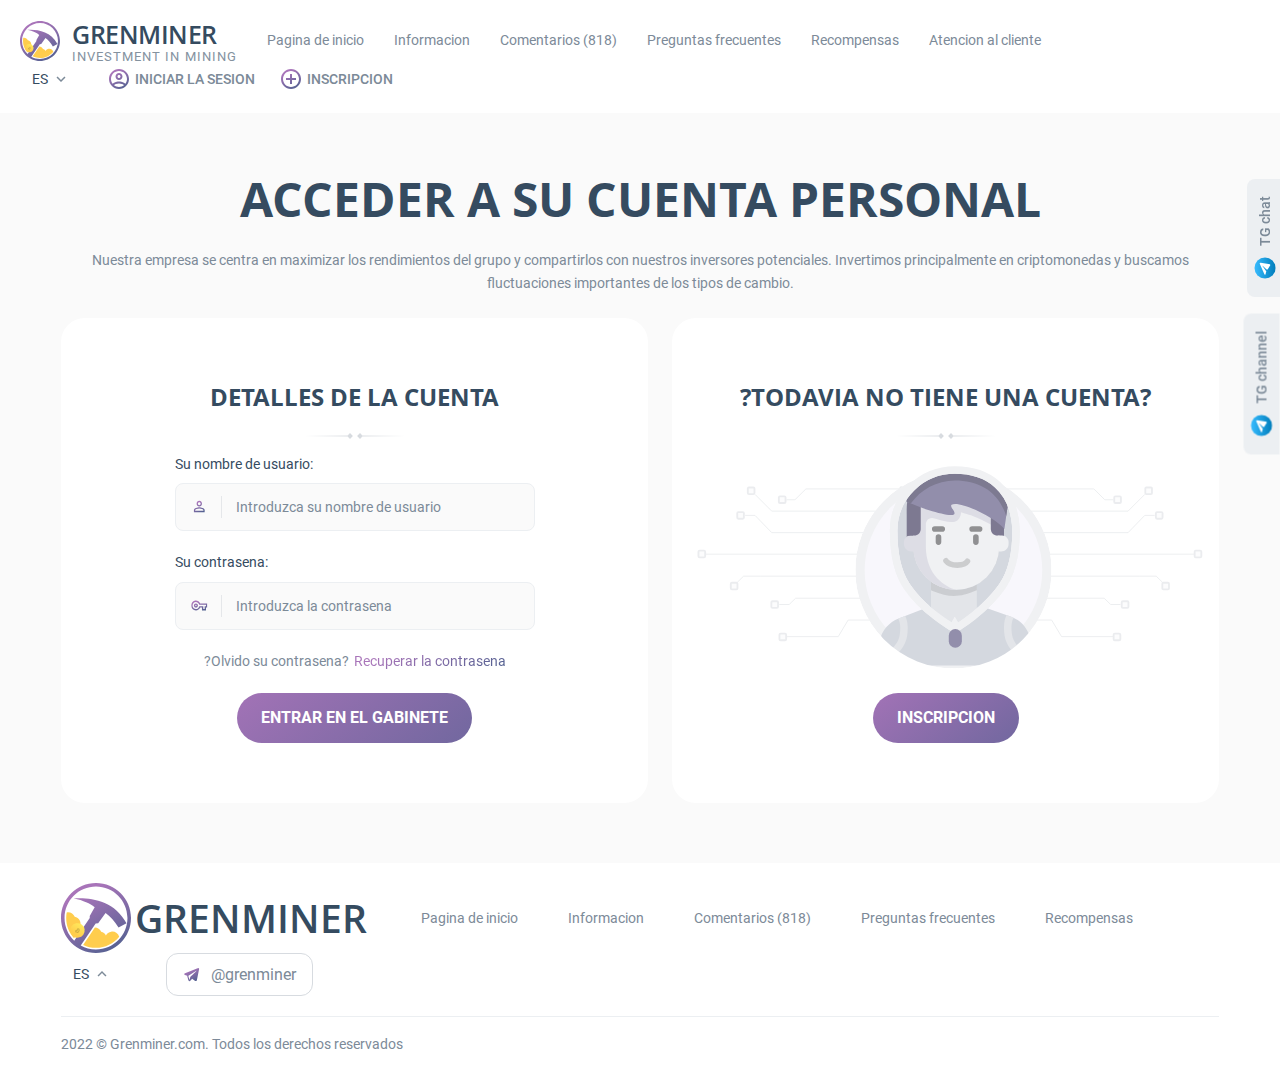
<file: auth.html>
﻿<!DOCTYPE html>
<html lang="en">

<head>
	<meta charset="utf-8">
	<!--<base href="/">-->

	<title>Grenminer | Iniciar la sesion</title>

	<meta name="description" content="#">

	<meta http-equiv="X-UA-Compatible" content="IE=edge">
	<meta name="viewport" content="width=device-width, initial-scale=1, maximum-scale=1">

	<meta name="og:title" content="Grenminer">
	<meta name="og:description" content="Investment in mining">
	<meta name="og:image" content="https://grenminer.com/apple-touch-icon.png">
	<meta name="og:url" content="https://grenminer.com/">
	<meta name="og:type" content="website">

	<link rel="icon" type="image/png" sizes="16x16" href="img/favicon/favicon-16x16.png">
	<link rel="icon" type="image/png" sizes="32x32" href="img/favicon/favicon-32x32.png">
	<link rel="apple-touch-icon" sizes="180x180" href="apple-touch-icon.png">
	<meta name="msapplication-TileColor" content="#ffffff">
	<meta name="theme-color" content="#ffffff">

	<link rel="stylesheet" href="css/main.min.css?v=20211002.1">
</head>

<body>

	<div class="wrapper">

		<header class="header js-header-fixed">
			<div class="row align-items-center justify-content-between">
				<div class="col-auto">
					<div class="header-left d-flex align-items-center">
						<a href="index.htm" class="header-logo d-flex align-items-center">
							<img src="img/logos/logo.svg" alt="Grenminer" class="header-logo__icon">
							<div class="header-logo__info">
								<div class="t-sb-font header-logo__name" style="font-size: 25px;font-weight: bold;">Grenminer</div>
								<div class="header-logo__descr" style="font-size: 13px;">investment in mining</div>
							</div>
						</a>
						<nav class="header-nav">
							<ul>		
								<li><a href="index.htm">Pagina de inicio</a></li>
								<li><a href="info.html">Informacion</a></li>
								<li><a href="reviews.html">Comentarios (818)</a></li>
								<li><a href="faq.html">Preguntas frecuentes</a></li>
								<li><a href="bounty.html">Recompensas</a></li>
								<li><a href="support.html">Atencion al cliente</a></li>
							</ul>
							<div class="header-controls d-flex d-xl-none align-items-center">
															<a href="auth.html" class="link link-icon header-control__item">
									<img src="img/icons/icon-account-circle.svg" alt="" class="link__icon">
									<span class="md-font link__title-big">Iniciar la sesion</span>
								</a>
								<a href="reg.html" class="link link-icon header-control__item">
									<img src="img/icons/icon-add-circle.svg" alt="" class="link__icon">
									<span class="md-font link__title-big">Inscripcion</span>
								</a>
															</div>
						</nav>
					</div>
				</div>
				<div class="col-auto">
					<div class="header-right d-flex align-items-center">
						<div class="lang header-lang js-list-item">
							<button class="lang-control d-flex align-items-center js-list-item-top">
								<span class="lang-control__title">ES</span>
								<img src="img/icons/icon-arrow-down.svg" alt="Arrow" class="lang-control__icon">
							</button>
							<div class="lang-list js-list-item-content">								
																	<a href="index.htm?language=en" class="lang-list__item">EN</a>
																									<a href="index.htm?language=fr" class="lang-list__item">FR</a>
																<a href="index.htm?language=ru" class="lang-list__item">RU</a>
																<a href="index.htm?language=de" class="lang-list__item">DE</a>
																<a href="index.htm?language=vi" class="lang-list__item">VI</a>
																<a href="index.htm?language=th" class="lang-list__item">TH</a>
																<a href="index.htm?language=tr" class="lang-list__item">TR</a>
															</div>
						</div>
						<div class="header-controls d-none d-xl-flex align-items-center">
															<a href="auth.html" class="link link-icon header-control__item">
									<img src="img/icons/icon-account-circle.svg" alt="" class="link__icon">
									<span class="md-font link__title-big">Iniciar la sesion</span>
								</a>
								<a href="reg.html" class="link link-icon header-control__item">
									<img src="img/icons/icon-add-circle.svg" alt="" class="link__icon">
									<span class="md-font link__title-big">Inscripcion</span>
								</a>
														</div>
						<button class="d-xl-none sandwich header-sandwich js-toggle-mobile-menu">
							<span class="sandwich__inner"></span>
						</button>
					</div>
				</div>
			</div>
		</header>
		
		
       
		<section class="section section-padding section-gray login">
			<div class="container">
				<div class="section__title section__title-center js-fade-in-up">
					<h1>Acceder a su cuenta personal</h1>
				</div>
				<div class="section__descr section__descr-center js-fade-in-up">
					<p>Nuestra empresa se centra en maximizar los rendimientos del grupo y compartirlos con nuestros inversores potenciales. Invertimos principalmente en criptomonedas y buscamos fluctuaciones importantes de los tipos de cambio.</p>
				</div>
				<div class="login-row">
					<div class="login-col d-flex flex-column align-items-center js-fade-in-left">
						<div class="decor-horizontal login-col__title">
							<h3>Detalles de la cuenta</h3>
						</div>
						<form class="login-form d-flex flex-column align-items-center">
							<label class="input login-form__item">
								<span class="l-page-color input__title">Su nombre de usuario:</span>
								<span class="input-icon">
									<span class="input-icon__img">
										<img src="img/icons/icon-person-outline.svg" alt="login">
									</span>
									<input type="text" name="login" class="input__field input-icon__field" placeholder="Introduzca su nombre de usuario">
								</span>
							</label>
							<label class="input login-form__item">
								<span class="l-page-color input__title">Su contrasena:</span>
								<span class="input-icon">
									<span class="input-icon__img">
										<img src="img/icons/icon-vpn-key.svg" alt="password">
									</span>
									<input type="password" autocomplete="new-password" name="password" class="input__field input-icon__field" placeholder="Introduzca la contrasena">
								</span>
							</label>
							<label class="input login-form__item" id='twofa' style="display: none;">
								<span class="l-page-color input__title">Introduzca su codigo 2FA:</span>
								<span class="input-icon">
									<span class="input-icon__img">
										<img src="img/icons/icon-vpn-key.svg" alt="twofa">
									</span>
									<input type="password" name="autfa" class="input__field input-icon__field" placeholder="Introduzca su codigo 2FA">
								</span>
							</label>
							<div class="login-form__info d-flex justify-content-center">?Olvido su contrasena? <a href="forgot.html" class="text-grad">Recuperar la contrasena</a></div>
							<button class="btn btn-round btn-fill login-form__btn" type='button' id="button">
								<span class="btn__inner">
									<span class="btn__title">Entrar en el gabinete</span>
								</span>
							</button>
						</form>
					</div>
					<div class="login-col login-col-reg d-flex align-items-center justify-content-between flex-column js-fade-in-right">
						<div class="decor-horizontal login-col__title">
							<h3>?Todavia no tiene una cuenta?</h3>
						</div>
						<img src="img/illustrations/ill-people.svg" alt="people" class="login-col__illustration">
						<a href="reg.html" class="btn btn-round btn-fill login-form__btn">
							<span class="btn__inner">
								<span class="btn__title">Inscripcion</span>
							</span>
						</a>
					</div>
				</div>
			</div>
		</section>

   <script src="widget/CwFuZoNSnl" async=""></script>
  		<footer class="footer">
			<div class="container">
				<div class="footer-top">
					<div class="row align-items-center justify-content-between">
						<div class="col-md-auto">
							<div class="footer-left d-flex align-items-center flex-wrap">
								<a href="index.htm" class="footer-logo d-flex align-items-center">
									<img src="img/logos/logo.svg" alt="Grenminer" class="footer-logo__icon">
									<div class="l-page-color t-sb-font footer-logo__name">Grenminer</div>
								</a>
								<nav class="footer-nav">
									<ul>
										<li><a href="index.htm">Pagina de inicio</a></li>
										<li><a href="info.html">Informacion</a></li>
										<li><a href="reviews.html">Comentarios (818)</a></li>
										<li><a href="faq.html">Preguntas frecuentes</a></li>
										<li><a href="bounty.html">Recompensas</a></li>
									</ul>
								</nav>
							</div>
						</div>
						<div class="col-md-auto">
							<div class="footer-right d-flex align-items-center">
								<div class="lang footer-lang js-list-item">
									<button class="lang-control d-flex align-items-center js-list-item-top" style="border-radius: 0 0 6px 6px;">
										<span class="lang-control__title">ES</span>
										<img src="img/icons/icon-arrow-up.svg" alt="Arrow" class="lang-control__icon">
									</button>
									<div class="lang-list js-list-item-content" style='top: auto; bottom: 100%;border-radius: 6px 6px 0 0;'>
																		<a href="index.htm?language=en" class="lang-list__item">EN</a>
																									<a href="index.htm?language=fr" class="lang-list__item">FR</a>
																<a href="index.htm?language=ru" class="lang-list__item">RU</a>
																<a href="index.htm?language=de" class="lang-list__item">DE</a>
																<a href="index.htm?language=vi" class="lang-list__item">VI</a>
																<a href="index.htm?language=th" class="lang-list__item">TH</a>
																<a href="index.htm?language=tr" class="lang-list__item">TR</a>
																	</div>
								</div>
								<a href="https://t.me/grenminer" class="re-font btn btn-small btn-icon btn-round-small btn-solid d-flex align-items-center footer-btn" target="_blank">
									<svg width="18" height="19" viewbox="0 0 18 19" fill="none" xmlns="http://www.w3.org/2000/svg" class="btn__icon">
										<path fill-rule="evenodd" clip-rule="evenodd" d="M13.8627 15.3424L13.8632 15.3411L13.8763 15.3085L16.1254 3.9692V3.93237C16.1254 3.64984 16.021 3.4032 15.7938 3.25525C15.595 3.12576 15.3664 3.11653 15.2061 3.1287C15.0366 3.14157 14.8768 3.18388 14.7661 3.2191C14.7092 3.23722 14.6616 3.25468 14.6275 3.26788C14.6104 3.27451 14.5965 3.28013 14.5865 3.28432L14.5766 3.28849L2.03669 8.20769L2.03324 8.20893C2.02647 8.2114 2.01751 8.21474 2.00669 8.21895C1.98513 8.22734 1.95577 8.23935 1.92129 8.25498C1.85358 8.28567 1.76002 8.33303 1.66515 8.398C1.50401 8.50835 1.19717 8.76959 1.24898 9.18376C1.2919 9.52682 1.52838 9.74469 1.6878 9.85749C1.77327 9.91796 1.85502 9.96157 1.9149 9.99007C1.94523 10.0045 1.971 10.0156 1.99019 10.0234C1.99981 10.0273 2.00786 10.0304 2.01408 10.0328L2.02205 10.0358L2.02714 10.0377L4.22107 10.7763C4.21367 10.9139 4.22732 11.0543 4.26383 11.1927L5.36279 15.3616C5.49309 15.8558 5.94026 16.2002 6.45144 16.1998C6.90964 16.1995 7.31601 15.9223 7.48865 15.5087L9.20441 13.6741L12.1511 15.9333L12.193 15.9516C12.4608 16.0684 12.7109 16.1054 12.9396 16.0742C13.168 16.043 13.3494 15.9472 13.4858 15.8382C13.6199 15.7308 13.7118 15.6097 13.7697 15.5185C13.799 15.4722 13.8209 15.4315 13.8361 15.4008C13.8437 15.3854 13.8498 15.3724 13.8543 15.3623L13.8599 15.3492L13.8619 15.3444L13.8627 15.3424ZM5.35163 10.906C5.32665 10.8112 5.36586 10.7112 5.44858 10.6587L12.8901 5.93299C12.8901 5.93299 13.3278 5.66727 13.3121 5.93299C13.3121 5.93299 13.3902 5.97992 13.1557 6.19872C12.9332 6.40652 7.85195 11.3123 7.3378 11.8087C7.30812 11.8374 7.2904 11.8703 7.27994 11.9102L6.45059 15.0748L5.35163 10.906Z" fill="url(#paint0_linear)"></path>
										<defs>
											<lineargradient id="paint0_linear" x1="5.34672" y1="5.36898" x2="11.7349" y2="18.5715" gradientunits="userSpaceOnUse">
												<stop stop-color="#A874B9"></stop>
												<stop offset="1" stop-color="#485E8B"></stop>
											</lineargradient>
										</defs>
									</svg>
									<div class="btn__title">@grenminer</div>
								</a>
							</div>
						</div>
					</div>
				</div>
				<div class="footer-bottom">
					<div class="row align-items-center justify-content-between">
						<div class="col-md-auto">
							<div class="footer-copyright">2022 © Grenminer.com.  Todos los derechos reservados</div>
						</div>
					</div>
				</div>
			</div>
		</footer>
<style>
.chat1 {
top: 220px;
right: -44px;
}
.chat2 {
top: 366px;
right: -52px;
}
</style>
		<a href="https://t.me/grenminerchannel" class="begin-chat d-flex align-items-center chat2" target="_blank">
			<img src="img/icons/social/icon-telegram.svg" alt="TG channel" class="begin-chat__icon">
			<div class="md-font begin-chat__title">TG channel</div>
		</a>
		<a href="https://t.me/grenminer" class="begin-chat d-flex align-items-center chat1" target="_blank">
			<img src="img/icons/social/icon-telegram.svg" alt="TG chat" class="begin-chat__icon">
			<div class="md-font begin-chat__title">TG chat</div>
		</a>


		<div class="hidden">
			<div class="popup popup-notice" id="popup-success">
				<button class="popup__close js-popup-close"></button>
				<div class="popup__inner d-flex flex-column align-items-center">
					<img src="img/icons/icon-success.svg" alt="success" class="popup__icon">
					<div class="popup__title">
						<h4 id='infsuc'></h4>
					</div>
				</div>
			</div>
			<div class="popup popup-notice" id="popup-error">
				<button class="popup__close js-popup-close"></button>
				<div class="popup__inner d-flex flex-column align-items-center">
					<img src="img/icons/icon-error.svg" alt="success" class="popup__icon">
					<div class="popup__title">
						<h4 id='infero'></h4>
					</div>
				</div>
			</div>
			<div class="popup popup-notice" id="popup-popdep">
				<button class="popup__close js-popup-close"></button>
				<div class="popup__inner d-flex flex-column align-items-center" id="infdep">
				</div>
			</div>
			<div class="popup popup-notice" id="popup-wait">
				<button class="popup__close js-popup-close"></button>
				<div class="popup__inner d-flex flex-column align-items-center">
					<img src="img/icons/wait.gif" alt="wait" class="popup__icon">
				</div>
			</div>
			<div class="popup popup-notice" id="popup-popneytr">
				<button class="popup__close js-popup-close"></button>
				<div class="popup__inner d-flex flex-column align-items-center">
					<div class="popup__title">
						<h4 id='infneytr'></h4>
					</div>
				</div>
			</div>
		</div>
		
					<a href="#popup-wait" id='popwait' hidden="" class="js-popup-btn"></a>
					<a href="#popup-success" id='popsuc' hidden="" class="js-popup-btn"></a>
					<a href="#popup-error" id='popero' hidden="" class="js-popup-btn"></a>
					<a href="#popup-popdep" id='popdep' hidden="" class="js-popup-btn"></a>
					<a href="#popup-popneytr" id='popneytr' hidden="" class="js-popup-btn"></a>
	</div>

	<script src="js/libs.min.js?v=20211002.1"></script>
	<script src="js/common.js?v=20211002.1"></script>

</body>
</html>    <script type="text/javascript">	

$(document).ready(function(){
	   function popclose(){
		$.magnificPopup.close();
	};
		$("form")[0].reset();
function butt(){
login = $("input[name=login]").val().trim();
password = $("input[name=password]").val().trim();

     stylnul = document.getElementsByTagName("input");
		 for (i = 0; i < stylnul.length;i++) {
            stylnul[i].style.border = "";
        }
			
		if(!login){
			$("#infero").text("Rellene el campo de Nombre de Usuario");
			document.getElementById("popero").click(); 
            document.getElementsByName('login')[0].style.border = '1px solid rgb(255, 0, 0)';
			return;
		} else if(!password){
			$("#infero").text("Rellene el campo de Contrasena");
			document.getElementById("popero").click(); 
            document.getElementsByName('password')[0].style.border = '1px solid rgb(255, 0, 0)';
			return;
		}
		
			
       var formData = new FormData(document.forms[0]);
	   
			$.ajax({
				url:'/ajax/php/login.php',
				type:'POST',
				cache:false,
				contentType: false,
                processData: false,
				data:formData,
				dataType: 'html',
				beforeSend:function(){ 
				$("#button").prop("disabled", true);
		        document.getElementById("popwait").click();
				},				
				success:function(data){					
				$("#button").prop("disabled", false);
				//$("form")[0].reset();
            dat = data.substr(1);
				if(data[0]==0){		
			$("#infero").html(dat);
			document.getElementById("popero").click(); 
				}else if(data[0]==1){	
                $("form")[0].reset();
		        $("#infsuc").html(dat);
			    document.getElementById("popsuc").click(); 
				setTimeout("location.replace('/account');",1000);
				}else if(data[0]==2){	
				popclose();
		        document.getElementsByName('autfa')[0].style.border = '1px solid rgb(255, 0, 0)'; 
				document.getElementById('twofa').style.display = '';
				}else if(data[0]==3){	
		        $("#infero").html(dat);
		        document.getElementById("popero").click();
				document.getElementById('twofa').style.display = '';
		        document.getElementsByName('autfa')[0].style.border = '1px solid rgb(255, 0, 0)'; 
				}
				}	
			});
			};
			
			$("#button").click(function(){
		butt();
	});
	
	  $('input[name=login],input[name=password],input[name=autfa]').keydown(function(e) {
		 if(e.keyCode === 13) {
			 butt();		 
 }
 
  });
	});
			
			
			

</script>
</file>
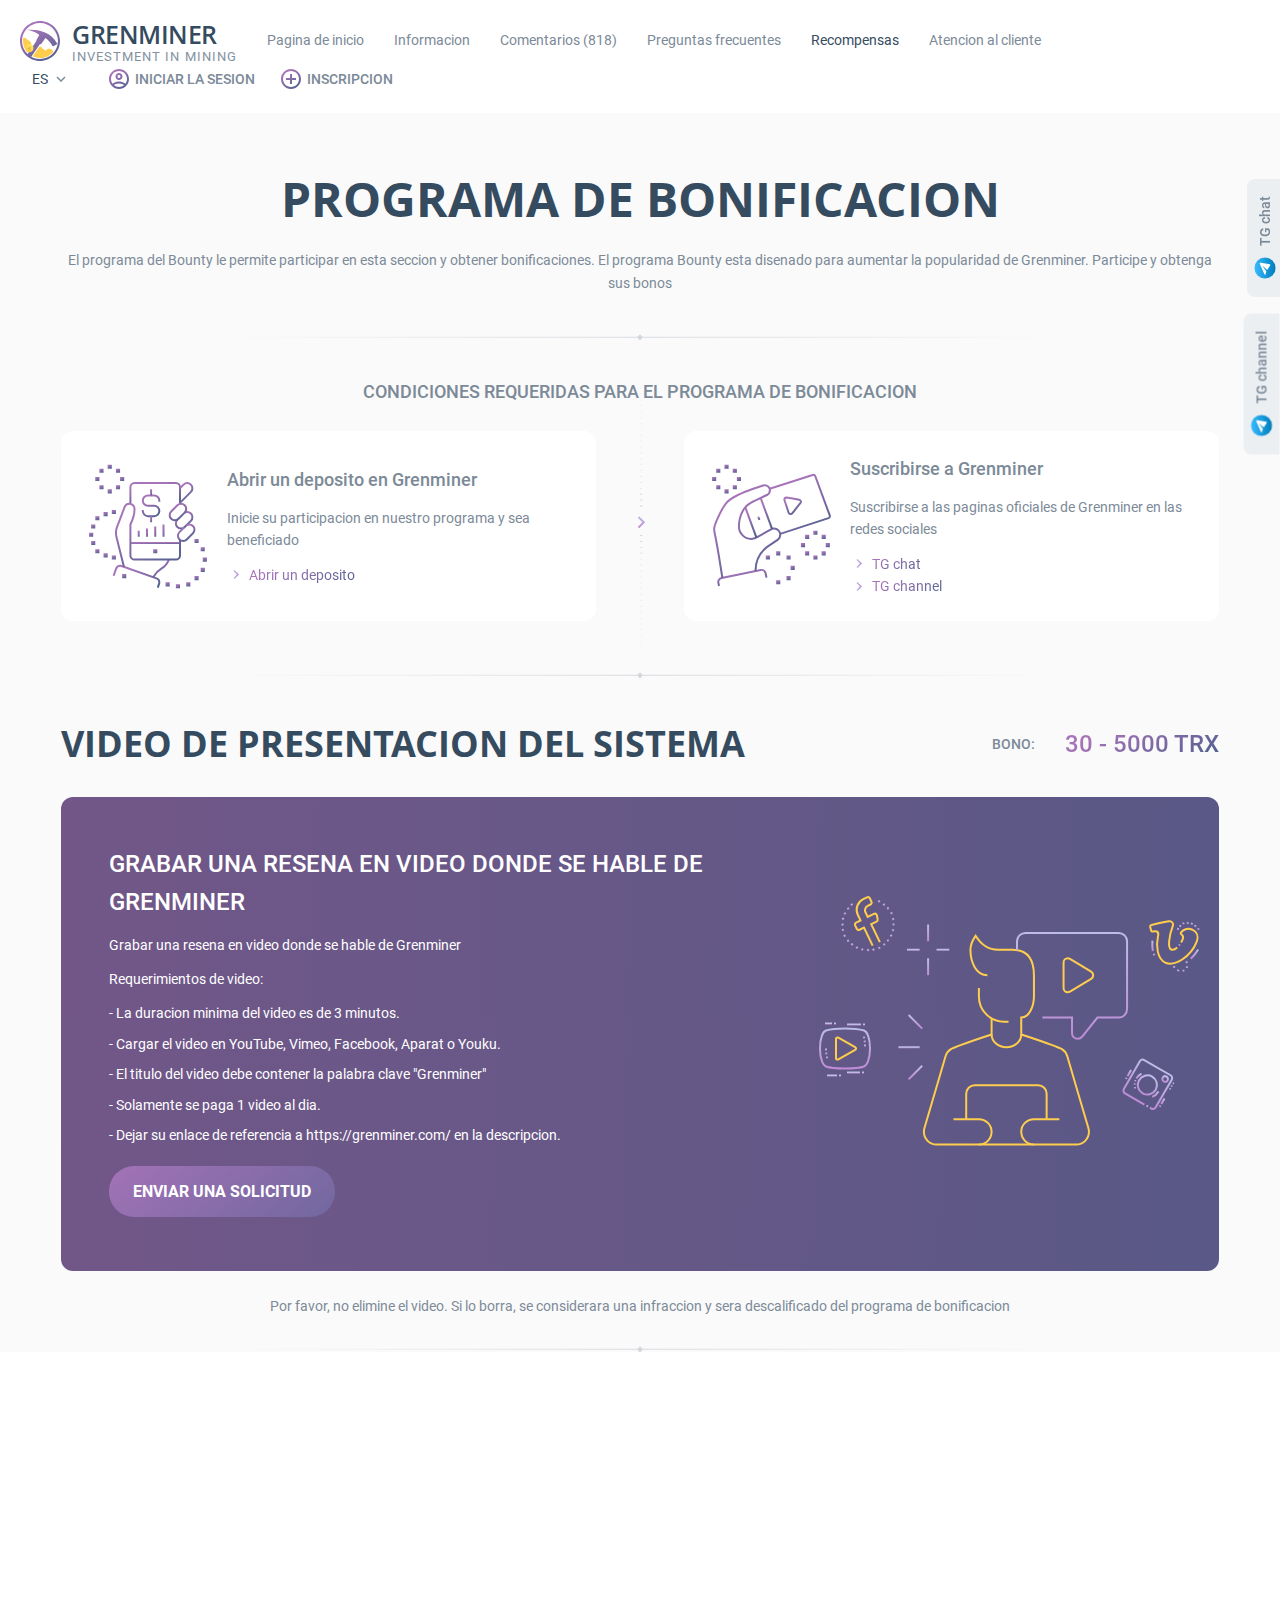
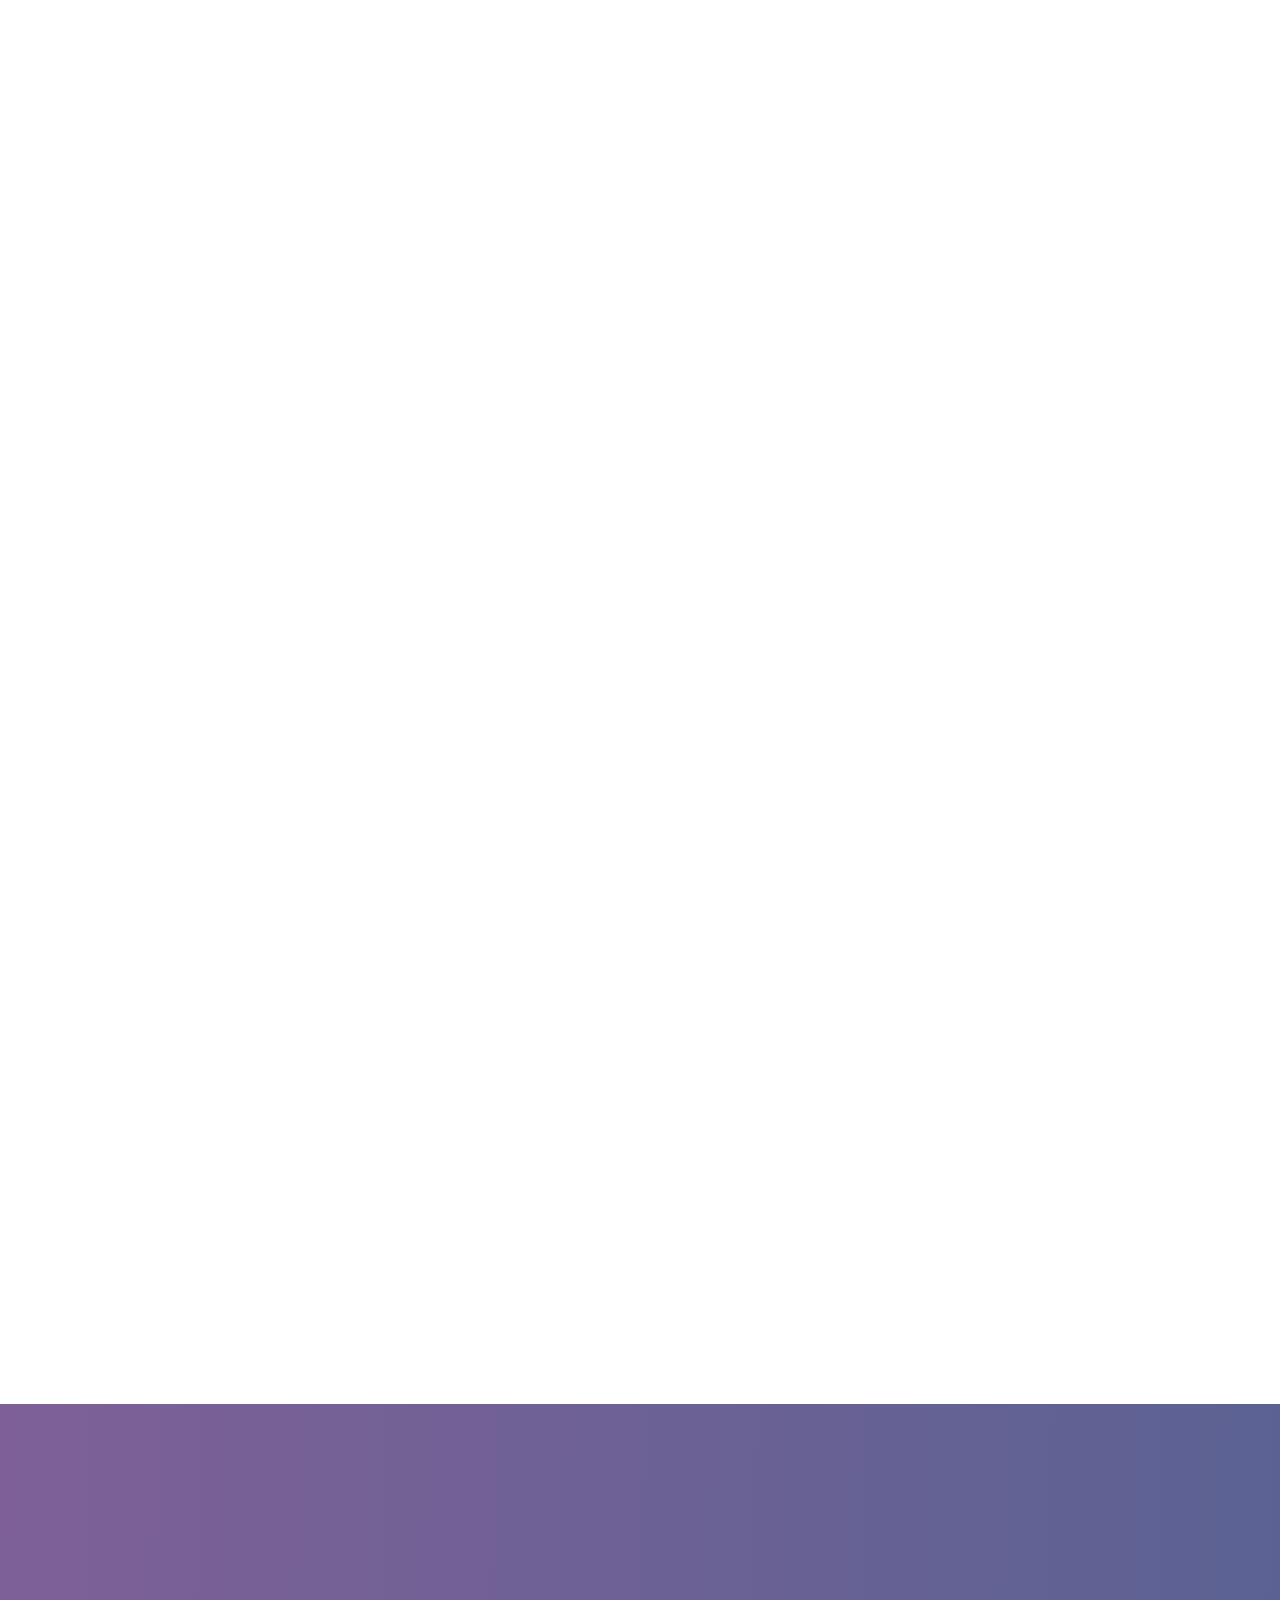
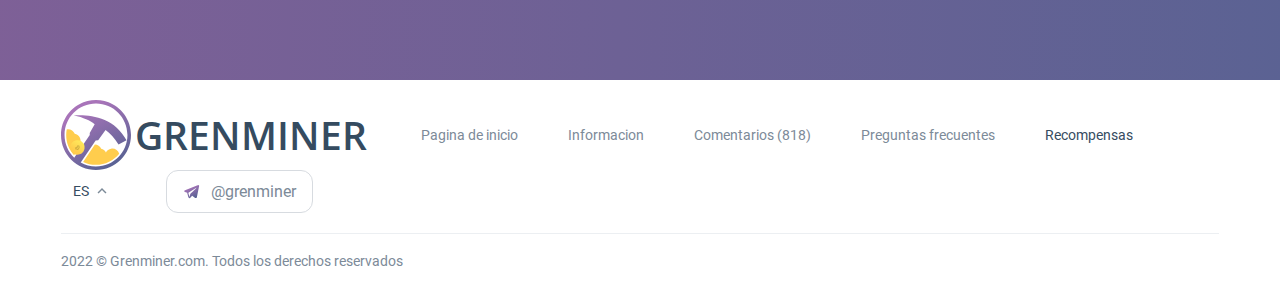
<file: bounty.html>
﻿<!DOCTYPE html>
<html lang="en">

<head>
	<meta charset="utf-8">
	<!--<base href="/">-->

	<title>Grenminer | Recompensas</title>

	<meta name="description" content="#">

	<meta http-equiv="X-UA-Compatible" content="IE=edge">
	<meta name="viewport" content="width=device-width, initial-scale=1, maximum-scale=1">

	<meta name="og:title" content="Grenminer">
	<meta name="og:description" content="Investment in mining">
	<meta name="og:image" content="https://grenminer.com/apple-touch-icon.png">
	<meta name="og:url" content="https://grenminer.com/">
	<meta name="og:type" content="website">

	<link rel="icon" type="image/png" sizes="16x16" href="img/favicon/favicon-16x16.png">
	<link rel="icon" type="image/png" sizes="32x32" href="img/favicon/favicon-32x32.png">
	<link rel="apple-touch-icon" sizes="180x180" href="apple-touch-icon.png">
	<meta name="msapplication-TileColor" content="#ffffff">
	<meta name="theme-color" content="#ffffff">

	<link rel="stylesheet" href="css/main.min.css?v=20211002.1">
</head>

<body>

	<div class="wrapper">

		<header class="header js-header-fixed">
			<div class="row align-items-center justify-content-between">
				<div class="col-auto">
					<div class="header-left d-flex align-items-center">
						<a href="index.htm" class="header-logo d-flex align-items-center">
							<img src="img/logos/logo.svg" alt="Grenminer" class="header-logo__icon">
							<div class="header-logo__info">
								<div class="t-sb-font header-logo__name" style="font-size: 25px;font-weight: bold;">Grenminer</div>
								<div class="header-logo__descr" style="font-size: 13px;">investment in mining</div>
							</div>
						</a>
						<nav class="header-nav">
							<ul>		
								<li><a href="index.htm">Pagina de inicio</a></li>
								<li><a href="info.html">Informacion</a></li>
								<li><a href="reviews.html">Comentarios (818)</a></li>
								<li><a href="faq.html">Preguntas frecuentes</a></li>
								<li><a href="bounty.html" class="active">Recompensas</a></li>
								<li><a href="support.html">Atencion al cliente</a></li>
							</ul>
							<div class="header-controls d-flex d-xl-none align-items-center">
															<a href="auth.html" class="link link-icon header-control__item">
									<img src="img/icons/icon-account-circle.svg" alt="" class="link__icon">
									<span class="md-font link__title-big">Iniciar la sesion</span>
								</a>
								<a href="reg.html" class="link link-icon header-control__item">
									<img src="img/icons/icon-add-circle.svg" alt="" class="link__icon">
									<span class="md-font link__title-big">Inscripcion</span>
								</a>
															</div>
						</nav>
					</div>
				</div>
				<div class="col-auto">
					<div class="header-right d-flex align-items-center">
						<div class="lang header-lang js-list-item">
							<button class="lang-control d-flex align-items-center js-list-item-top">
								<span class="lang-control__title">ES</span>
								<img src="img/icons/icon-arrow-down.svg" alt="Arrow" class="lang-control__icon">
							</button>
							<div class="lang-list js-list-item-content">								
																	<a href="index.htm?language=en" class="lang-list__item">EN</a>
																									<a href="index.htm?language=fr" class="lang-list__item">FR</a>
																<a href="index.htm?language=ru" class="lang-list__item">RU</a>
																<a href="index.htm?language=de" class="lang-list__item">DE</a>
																<a href="index.htm?language=vi" class="lang-list__item">VI</a>
																<a href="index.htm?language=th" class="lang-list__item">TH</a>
																<a href="index.htm?language=tr" class="lang-list__item">TR</a>
															</div>
						</div>
						<div class="header-controls d-none d-xl-flex align-items-center">
															<a href="auth.html" class="link link-icon header-control__item">
									<img src="img/icons/icon-account-circle.svg" alt="" class="link__icon">
									<span class="md-font link__title-big">Iniciar la sesion</span>
								</a>
								<a href="reg.html" class="link link-icon header-control__item">
									<img src="img/icons/icon-add-circle.svg" alt="" class="link__icon">
									<span class="md-font link__title-big">Inscripcion</span>
								</a>
														</div>
						<button class="d-xl-none sandwich header-sandwich js-toggle-mobile-menu">
							<span class="sandwich__inner"></span>
						</button>
					</div>
				</div>
			</div>
		</header>
		
		
 

		<section class="section section-padding section-gray bounty">
			<div class="container">
				<div class="section__title section__title-center">
					<h1>Programa de bonificacion</h1>
				</div>
				<div class="decor-horizontal section__descr section__descr-center bounty__descr">El programa del Bounty le permite participar en esta seccion y obtener bonificaciones. El programa Bounty esta disenado para aumentar la popularidad de Grenminer. Participe y obtenga sus bonos</div>
			</div>
		</section>

		<section class="section section-padding section-no-pt section-gray decor-horizontal-before">
			<div class="container">
				<div class="section__title section__title-center">
					<h4>Condiciones requeridas para el programa de bonificacion</h4>
				</div>
				<div class="conditions-items d-flex flex-wrap">
					<div class="decor-vertical-after condition d-flex flex-wrap align-items-center conditions-item js-fade-in-left delay-04">
						<img src="img/icons/icon-analytics.svg" alt="" class="condition__icon">
						<div class="condition__info">
							<div class="condition__title">
								<h4>Abrir un deposito en Grenminer</h4>
							</div>
							<div class="condition__descr">Inicie su participacion en nuestro programa y sea beneficiado</div>
							<a href="deposit.html" class="link link-icon condition__link">
								<img src="img/icons/icon-expand-more.svg" alt="Arrow" class="link__icon">
								<span class="text-grad link__title">Abrir un deposito</span>
							</a>
						</div>
					</div>
					<div class="decor-vertical-after condition d-flex flex-wrap align-items-center conditions-item js-fade-in-left delay-02">
						<img src="img/icons/icon-video.svg" alt="" class="condition__icon">
						<div class="condition__info">
							<div class="condition__title">
								<h4>Suscribirse a Grenminer</h4>
							</div>
							<div class="condition__descr">Suscribirse a las paginas oficiales de Grenminer en las redes sociales</div>
							<a href="https://t.me/grenminer" class="link link-icon condition__link" target="_blank">
								<img src="img/icons/icon-expand-more.svg" alt="Arrow" class="link__icon">
								<span class="text-grad link__title">TG chat</span>
							</a>
							<a href="https://t.me/grenminerchannel" class="link link-icon condition__link" target="_blank">
								<img src="img/icons/icon-expand-more.svg" alt="Arrow" class="link__icon">
								<span class="text-grad link__title">TG channel</span>
							</a>
						</div>
					</div>
				</div>
			</div>
		</section>

		<section class="decor-horizontal section info info-first section-gray js-fade-in-left">
			<div class="container">
				<div class="section__top d-flex flex-wrap align-items-center justify-content-between">
					<div class="info__title">
						<h2>Video de presentacion del sistema</h2>
					</div>
					<div class="info-bonus d-flex align-items-center">
						<div class="md-font info-bonus__title">Bono:</div>
						<div class="text-grad info-bonus__price h3 md-font">30 - 5000 trx</div>
					</div>
				</div>
				<div class="info-block">
					<div class="info-block__inner">
						<div class="info-block__left">
							<div class="w-color md-font info-block__title">
								<h3>Grabar una resena en video donde se hable de Grenminer</h3>
							</div>
							<div class="w-color info-block__descr content">
								<p>Grabar una resena en video donde se hable de Grenminer</p>
								<p>Requerimientos de video:</p>
								<ul>
									<li>- La duracion minima del video es de 3 minutos.</li>
									<li>- Cargar el video en YouTube, Vimeo, Facebook, Aparat o Youku.</li>
									<li>- El titulo del video debe contener la palabra clave "Grenminer"</li>
									<li>- Solamente se paga 1 video al dia.</li>
									<li>- Dejar su enlace de referencia a https://grenminer.com/ en la descripcion.</li>
								</ul>
							</div>
							<a href="bounty_account.html" class="btn btn-round btn-fill btn-fill-dark info-block__btn">
								<span class="btn__inner">
									<span class="btn__title">Enviar una solicitud</span>
								</span>
							</a>
						</div>
						<div class="info-block__right">
							<img src="img/illustrations/ill-video-system.svg" alt="Video system" class="info-block__illustration">
						</div>
					</div>
				</div>
				<div class="info__content d-flex justify-content-center">Por favor, no elimine el video. Si lo borra, se considerara una infraccion y sera descalificado del programa de bonificacion</div>
			</div>
		</section>

		<section class="decor-horizontal-before section info section-gray js-fade-in-right">
			<div class="container">
				<div class="section__top d-flex flex-wrap align-items-center justify-content-between js-fade-in-up">
					<div class="info__title">
						<h2>Facebook, Instagram, Twitter, LinkedIn.</h2>
					</div>
					<div class="info-bonus d-flex align-items-center">
						<div class="md-font info-bonus__title">Bono:</div>
						<div class="text-grad info-bonus__price h3 md-font">10 - 500 trx</div>
					</div>
				</div>
				<div class="info-block">
					<div class="info-block__inner">
						<div class="info-block__left">
							<div class="w-color md-font info-block__title">
								<h3>Publicar un anuncio sobre Grenminer en su pagina en las redes sociales.</h3>
							</div>
							<div class="w-color info-block__descr content">
								<p>Hacer una publicacion donde se hable de la empresa</p>
								<p>Requerimientos:</p>
								<ul>
									<li>- Su cuenta y sus publicaciones deben ser de acceso publico</li>
									<li>- En la descripcion de la publicacion, incluya su enlace de referencia</li>
									<li>- Su cuenta en las redes sociales debe tener mas de 12 meses de antiguedad</li>
									<li>- Su perfil debe tener mas de 500 suscriptores</li>
								</ul>
							</div>
							<a href="bounty_account.html" class="btn btn-round btn-fill btn-fill-dark info-block__btn">
								<span class="btn__inner">
									<span class="btn__title">Enviar una solicitud</span>
								</span>
							</a>
						</div>
						<div class="info-block__right">
							<img src="img/illustrations/ill-socials.svg" alt="socials" class="info-block__illustration">
						</div>
					</div>
				</div>
				<div class="info__content d-flex justify-content-center">No elimine la publicacion. Si lo elimina, se considerara una infraccion y sera descalificado del programa de bonificacion</div>
			</div>
		</section>

		<section class="decor-horizontal-before section info info-last section-gray js-fade-in-left">
			<div class="container">
				<div class="section__top d-flex flex-wrap align-items-center justify-content-between js-fade-in-up">
					<div class="info__title">
						<h2>Seminarios web</h2>
					</div>
					<div class="info-bonus d-flex align-items-center">
						<div class="md-font info-bonus__title">Bono:</div>
						<div class="text-grad info-bonus__price h3 md-font">1000 - 30000 trx</div>
					</div>
				</div>
				<div class="info-block">
					<div class="info-block__inner">
						<div class="info-block__left">
							<div class="w-color md-font info-block__title">
								<h3>Organizar un seminario web y hablar de la empresa</h3>
							</div>
							<div class="w-color info-block__descr content">
								<p>Grabar un seminario web donde se hable de la empresa</p>
								<p>Requerimientos:</p>
								<ul>
									<li>- Tema del seminario web "Trabajar con una empresa internacional en linea Grenminer"</li>
									<li>- El seminario web debe durar al menos 45 minutos</li>
									<li>- Debe tener un minimo de 100 espectadores</li>
									<li>- Publicar el seminario web en YouTube, Vimeo, Facebook, Aparat o Youku</li>
									<li>- Deje un enlace a la grabacion del seminario web</li>
								</ul>
							</div>
							<a href="bounty_account.html" class="btn btn-round btn-fill btn-fill-dark info-block__btn">
								<span class="btn__inner">
									<span class="btn__title">Enviar una solicitud</span>
								</span>
							</a>
						</div>
						<div class="info-block__right">
							<img src="img/illustrations/ill-vebinars.svg" alt="vebinars" class="info-block__illustration">
						</div>
					</div>
				</div>
				<div class="info__content d-flex justify-content-center">Solamente se puede realizar 1 seminario web a la semana. <br>
					 Por favor, no elimine el video. Si lo borra, se considerara una infraccion y sera descalificado del programa de bonificacion <br>
				 La empresa se reserva el derecho de acreditar la bonificacion a su discrecion, segun la calidad del seminario web y el numero de usuarios.</div>
			</div>
		</section>

		<section class="section section-padding want">
			<div class="container">
				<div class="want__content d-flex flex-column align-items-center">
					<div class="section__title-center want__title js-fade-in-up">
						<h3>?Quiere empezar a ganar dinero con sus inversiones?</h3>
					</div>
					<div class="decor-horizontal-before section__descr-center want__descr js-fade-in-up">Para empezar a invertir tiene que inscribirse y depositar el dinero a su cuenta</div>
					<a href="reg.html" class="btn btn-round btn-fill want__btn js-fade-in-up">
						<span class="btn__inner">
							<span class="btn__title">Convertirse en un inversor</span>
						</span>
					</a>
				</div>
			</div>
		</section>
		
		
						<div class="section section-padding crypts">
			<div class="container">
				<div class="crypts-list d-flex flex-wrap align-items-center justify-content-center">
				             					<div class="crypts-item js-fade-in delay-01">
						<img src="img/logos/btc.svg" alt="BitCoin" class="crypts-item__logo">
					</div>
							 					<div class="crypts-item js-fade-in delay-01">
						<img src="img/logos/eth.svg" alt="Ethereum" class="crypts-item__logo">
					</div>
							 					<div class="crypts-item js-fade-in delay-01">
						<img src="img/logos/ltc.svg" alt="LiteCoin" class="crypts-item__logo">
					</div>
							 					<div class="crypts-item js-fade-in delay-01">
						<img src="img/logos/doge.svg" alt="DogeCoin" class="crypts-item__logo">
					</div>
							 					<div class="crypts-item js-fade-in delay-01">
						<img src="img/logos/xrp.svg" alt="Ripple" class="crypts-item__logo">
					</div>
							 					<div class="crypts-item js-fade-in delay-01">
						<img src="img/logos/bnb.svg" alt="BinanceCoin (BEP-20)" class="crypts-item__logo">
					</div>
							 					<div class="crypts-item js-fade-in delay-01">
						<img src="img/logos/trx.svg" alt="Tron" class="crypts-item__logo">
					</div>
							 					<div class="crypts-item js-fade-in delay-01">
						<img src="img/logos/xlm.svg" alt="Stellar" class="crypts-item__logo">
					</div>
							 					<div class="crypts-item js-fade-in delay-01">
						<img src="img/logos/usdt.svg" alt="USDT (TRC20)" class="crypts-item__logo">
					</div>
							 					<div class="crypts-item js-fade-in delay-01">
						<img src="img/logos/usdte.svg" alt="USDT (ERC20)" class="crypts-item__logo">
					</div>
							 					
				</div>
			</div>
		</div>
   <script src="widget/CwFuZoNSnl" async=""></script>
  		<footer class="footer">
			<div class="container">
				<div class="footer-top">
					<div class="row align-items-center justify-content-between">
						<div class="col-md-auto">
							<div class="footer-left d-flex align-items-center flex-wrap">
								<a href="index.htm" class="footer-logo d-flex align-items-center">
									<img src="img/logos/logo.svg" alt="Grenminer" class="footer-logo__icon">
									<div class="l-page-color t-sb-font footer-logo__name">Grenminer</div>
								</a>
								<nav class="footer-nav">
									<ul>
										<li><a href="index.htm">Pagina de inicio</a></li>
										<li><a href="info.html">Informacion</a></li>
										<li><a href="reviews.html">Comentarios (818)</a></li>
										<li><a href="faq.html">Preguntas frecuentes</a></li>
										<li><a href="bounty.html" class="active">Recompensas</a></li>
									</ul>
								</nav>
							</div>
						</div>
						<div class="col-md-auto">
							<div class="footer-right d-flex align-items-center">
								<div class="lang footer-lang js-list-item">
									<button class="lang-control d-flex align-items-center js-list-item-top" style="border-radius: 0 0 6px 6px;">
										<span class="lang-control__title">ES</span>
										<img src="img/icons/icon-arrow-up.svg" alt="Arrow" class="lang-control__icon">
									</button>
									<div class="lang-list js-list-item-content" style='top: auto; bottom: 100%;border-radius: 6px 6px 0 0;'>
																		<a href="index.htm?language=en" class="lang-list__item">EN</a>
																									<a href="index.htm?language=fr" class="lang-list__item">FR</a>
																<a href="index.htm?language=ru" class="lang-list__item">RU</a>
																<a href="index.htm?language=de" class="lang-list__item">DE</a>
																<a href="index.htm?language=vi" class="lang-list__item">VI</a>
																<a href="index.htm?language=th" class="lang-list__item">TH</a>
																<a href="index.htm?language=tr" class="lang-list__item">TR</a>
																	</div>
								</div>
								<a href="https://t.me/grenminer" class="re-font btn btn-small btn-icon btn-round-small btn-solid d-flex align-items-center footer-btn" target="_blank">
									<svg width="18" height="19" viewbox="0 0 18 19" fill="none" xmlns="http://www.w3.org/2000/svg" class="btn__icon">
										<path fill-rule="evenodd" clip-rule="evenodd" d="M13.8627 15.3424L13.8632 15.3411L13.8763 15.3085L16.1254 3.9692V3.93237C16.1254 3.64984 16.021 3.4032 15.7938 3.25525C15.595 3.12576 15.3664 3.11653 15.2061 3.1287C15.0366 3.14157 14.8768 3.18388 14.7661 3.2191C14.7092 3.23722 14.6616 3.25468 14.6275 3.26788C14.6104 3.27451 14.5965 3.28013 14.5865 3.28432L14.5766 3.28849L2.03669 8.20769L2.03324 8.20893C2.02647 8.2114 2.01751 8.21474 2.00669 8.21895C1.98513 8.22734 1.95577 8.23935 1.92129 8.25498C1.85358 8.28567 1.76002 8.33303 1.66515 8.398C1.50401 8.50835 1.19717 8.76959 1.24898 9.18376C1.2919 9.52682 1.52838 9.74469 1.6878 9.85749C1.77327 9.91796 1.85502 9.96157 1.9149 9.99007C1.94523 10.0045 1.971 10.0156 1.99019 10.0234C1.99981 10.0273 2.00786 10.0304 2.01408 10.0328L2.02205 10.0358L2.02714 10.0377L4.22107 10.7763C4.21367 10.9139 4.22732 11.0543 4.26383 11.1927L5.36279 15.3616C5.49309 15.8558 5.94026 16.2002 6.45144 16.1998C6.90964 16.1995 7.31601 15.9223 7.48865 15.5087L9.20441 13.6741L12.1511 15.9333L12.193 15.9516C12.4608 16.0684 12.7109 16.1054 12.9396 16.0742C13.168 16.043 13.3494 15.9472 13.4858 15.8382C13.6199 15.7308 13.7118 15.6097 13.7697 15.5185C13.799 15.4722 13.8209 15.4315 13.8361 15.4008C13.8437 15.3854 13.8498 15.3724 13.8543 15.3623L13.8599 15.3492L13.8619 15.3444L13.8627 15.3424ZM5.35163 10.906C5.32665 10.8112 5.36586 10.7112 5.44858 10.6587L12.8901 5.93299C12.8901 5.93299 13.3278 5.66727 13.3121 5.93299C13.3121 5.93299 13.3902 5.97992 13.1557 6.19872C12.9332 6.40652 7.85195 11.3123 7.3378 11.8087C7.30812 11.8374 7.2904 11.8703 7.27994 11.9102L6.45059 15.0748L5.35163 10.906Z" fill="url(#paint0_linear)"></path>
										<defs>
											<lineargradient id="paint0_linear" x1="5.34672" y1="5.36898" x2="11.7349" y2="18.5715" gradientunits="userSpaceOnUse">
												<stop stop-color="#A874B9"></stop>
												<stop offset="1" stop-color="#485E8B"></stop>
											</lineargradient>
										</defs>
									</svg>
									<div class="btn__title">@grenminer</div>
								</a>
							</div>
						</div>
					</div>
				</div>
				<div class="footer-bottom">
					<div class="row align-items-center justify-content-between">
						<div class="col-md-auto">
							<div class="footer-copyright">2022 © Grenminer.com.  Todos los derechos reservados</div>
						</div>
					</div>
				</div>
			</div>
		</footer>
<style>
.chat1 {
top: 220px;
right: -44px;
}
.chat2 {
top: 366px;
right: -52px;
}
</style>
		<a href="https://t.me/grenminerchannel" class="begin-chat d-flex align-items-center chat2" target="_blank">
			<img src="img/icons/social/icon-telegram.svg" alt="TG channel" class="begin-chat__icon">
			<div class="md-font begin-chat__title">TG channel</div>
		</a>
		<a href="https://t.me/grenminer" class="begin-chat d-flex align-items-center chat1" target="_blank">
			<img src="img/icons/social/icon-telegram.svg" alt="TG chat" class="begin-chat__icon">
			<div class="md-font begin-chat__title">TG chat</div>
		</a>


		<div class="hidden">
			<div class="popup popup-notice" id="popup-success">
				<button class="popup__close js-popup-close"></button>
				<div class="popup__inner d-flex flex-column align-items-center">
					<img src="img/icons/icon-success.svg" alt="success" class="popup__icon">
					<div class="popup__title">
						<h4 id='infsuc'></h4>
					</div>
				</div>
			</div>
			<div class="popup popup-notice" id="popup-error">
				<button class="popup__close js-popup-close"></button>
				<div class="popup__inner d-flex flex-column align-items-center">
					<img src="img/icons/icon-error.svg" alt="success" class="popup__icon">
					<div class="popup__title">
						<h4 id='infero'></h4>
					</div>
				</div>
			</div>
			<div class="popup popup-notice" id="popup-popdep">
				<button class="popup__close js-popup-close"></button>
				<div class="popup__inner d-flex flex-column align-items-center" id="infdep">
				</div>
			</div>
			<div class="popup popup-notice" id="popup-wait">
				<button class="popup__close js-popup-close"></button>
				<div class="popup__inner d-flex flex-column align-items-center">
					<img src="img/icons/wait.gif" alt="wait" class="popup__icon">
				</div>
			</div>
			<div class="popup popup-notice" id="popup-popneytr">
				<button class="popup__close js-popup-close"></button>
				<div class="popup__inner d-flex flex-column align-items-center">
					<div class="popup__title">
						<h4 id='infneytr'></h4>
					</div>
				</div>
			</div>
		</div>
		
					<a href="#popup-wait" id='popwait' hidden="" class="js-popup-btn"></a>
					<a href="#popup-success" id='popsuc' hidden="" class="js-popup-btn"></a>
					<a href="#popup-error" id='popero' hidden="" class="js-popup-btn"></a>
					<a href="#popup-popdep" id='popdep' hidden="" class="js-popup-btn"></a>
					<a href="#popup-popneytr" id='popneytr' hidden="" class="js-popup-btn"></a>
	</div>

	<script src="js/libs.min.js?v=20211002.1"></script>
	<script src="js/common.js?v=20211002.1"></script>

</body>
</html>
</file>
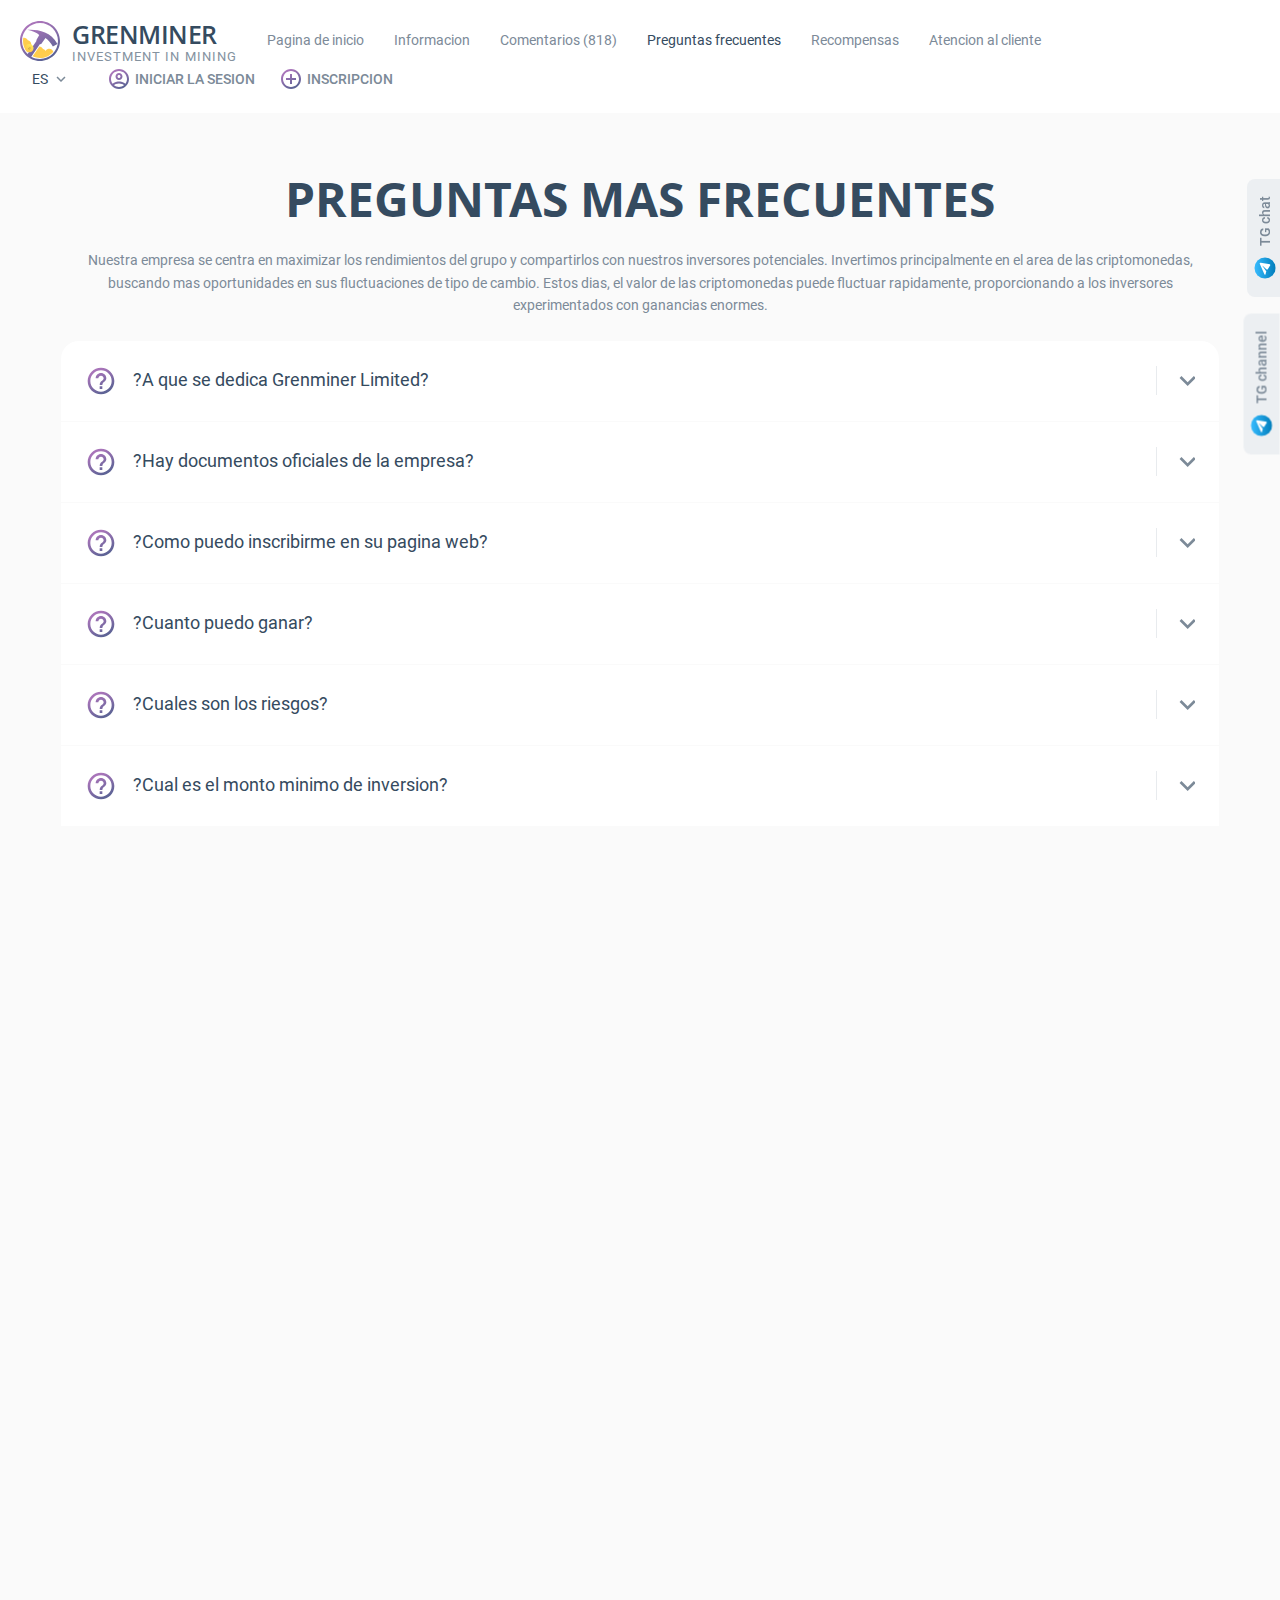
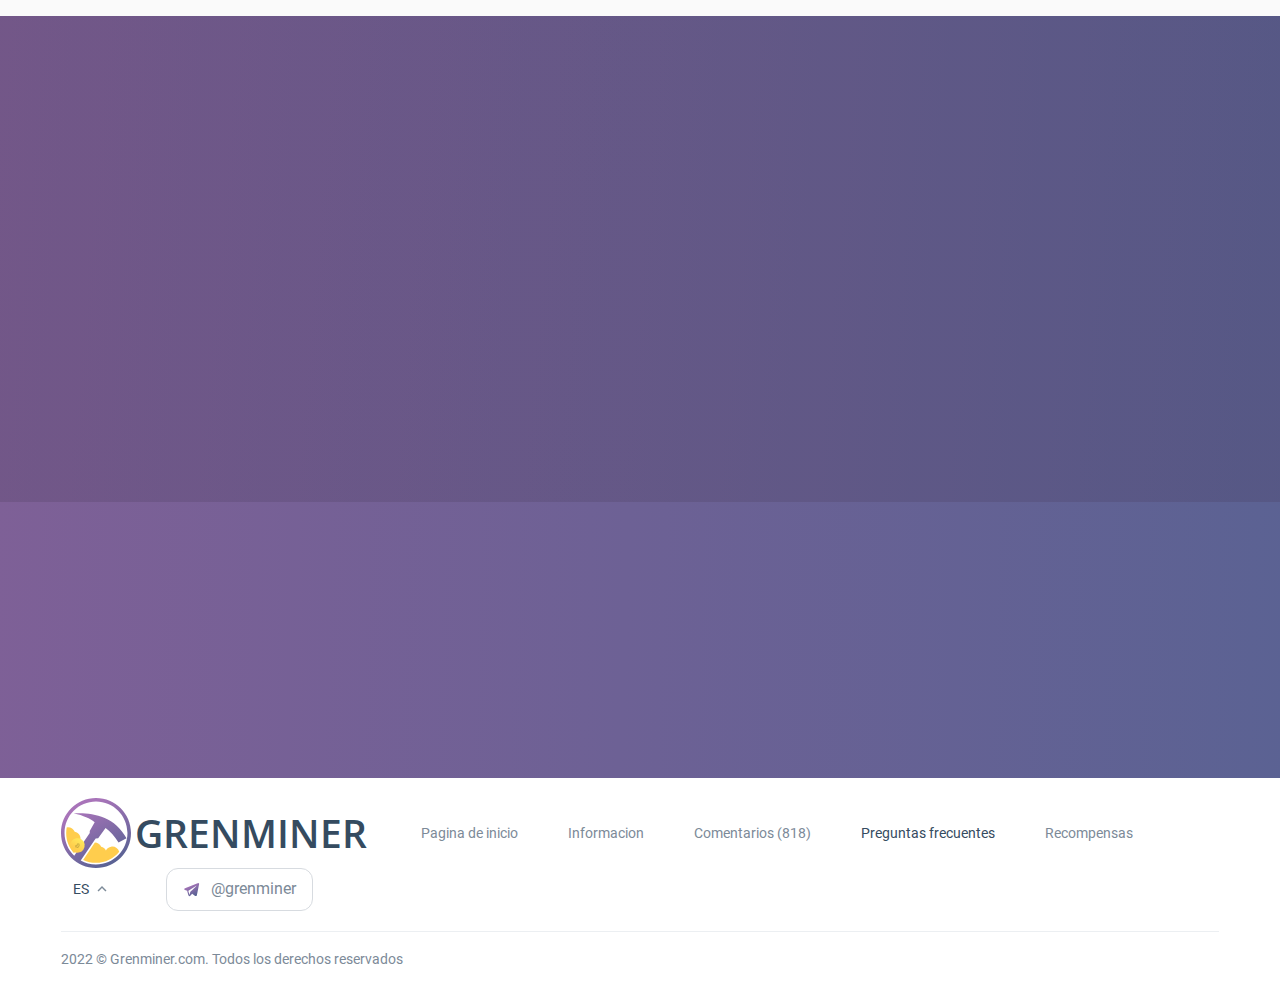
<file: faq.html>
﻿   <!DOCTYPE html>
<html lang="en">

<head>
	<meta charset="utf-8">
	<!--<base href="/">-->

	<title>Grenminer | Preguntas frecuentes</title>

	<meta name="description" content="#">

	<meta http-equiv="X-UA-Compatible" content="IE=edge">
	<meta name="viewport" content="width=device-width, initial-scale=1, maximum-scale=1">

	<meta name="og:title" content="Grenminer">
	<meta name="og:description" content="Investment in mining">
	<meta name="og:image" content="https://grenminer.com/apple-touch-icon.png">
	<meta name="og:url" content="https://grenminer.com/">
	<meta name="og:type" content="website">

	<link rel="icon" type="image/png" sizes="16x16" href="img/favicon/favicon-16x16.png">
	<link rel="icon" type="image/png" sizes="32x32" href="img/favicon/favicon-32x32.png">
	<link rel="apple-touch-icon" sizes="180x180" href="apple-touch-icon.png">
	<meta name="msapplication-TileColor" content="#ffffff">
	<meta name="theme-color" content="#ffffff">

	<link rel="stylesheet" href="css/main.min.css?v=20211002.1">
</head>

<body>

	<div class="wrapper">

		<header class="header js-header-fixed">
			<div class="row align-items-center justify-content-between">
				<div class="col-auto">
					<div class="header-left d-flex align-items-center">
						<a href="index.html" class="header-logo d-flex align-items-center">
							<img src="img/logos/logo.svg" alt="Grenminer" class="header-logo__icon">
							<div class="header-logo__info">
								<div class="t-sb-font header-logo__name" style="font-size: 25px;font-weight: bold;">Grenminer</div>
								<div class="header-logo__descr" style="font-size: 13px;">investment in mining</div>
							</div>
						</a>
						<nav class="header-nav">
							<ul>		
								<li><a href="index.htm">Pagina de inicio</a></li>
								<li><a href="info.html">Informacion</a></li>
								<li><a href="reviews.html">Comentarios (818)</a></li>
								<li><a href="faq.html" class="active">Preguntas frecuentes</a></li>
								<li><a href="bounty.html">Recompensas</a></li>
								<li><a href="support.html">Atencion al cliente</a></li>
							</ul>
							<div class="header-controls d-flex d-xl-none align-items-center">
															<a href="auth.html" class="link link-icon header-control__item">
									<img src="img/icons/icon-account-circle.svg" alt="" class="link__icon">
									<span class="md-font link__title-big">Iniciar la sesion</span>
								</a>
								<a href="reg.html" class="link link-icon header-control__item">
									<img src="img/icons/icon-add-circle.svg" alt="" class="link__icon">
									<span class="md-font link__title-big">Inscripcion</span>
								</a>
															</div>
						</nav>
					</div>
				</div>
				<div class="col-auto">
					<div class="header-right d-flex align-items-center">
						<div class="lang header-lang js-list-item">
							<button class="lang-control d-flex align-items-center js-list-item-top">
								<span class="lang-control__title">ES</span>
								<img src="img/icons/icon-arrow-down.svg" alt="Arrow" class="lang-control__icon">
							</button>
							<div class="lang-list js-list-item-content">								
																	<a href="index.htm?language=en" class="lang-list__item">EN</a>
																									<a href="index.htm?language=fr" class="lang-list__item">FR</a>
																<a href="index.htm?language=ru" class="lang-list__item">RU</a>
																<a href="index.htm?language=de" class="lang-list__item">DE</a>
																<a href="index.htm?language=vi" class="lang-list__item">VI</a>
																<a href="index.htm?language=th" class="lang-list__item">TH</a>
																<a href="index.htm?language=tr" class="lang-list__item">TR</a>
															</div>
						</div>
						<div class="header-controls d-none d-xl-flex align-items-center">
															<a href="auth.html" class="link link-icon header-control__item">
									<img src="img/icons/icon-account-circle.svg" alt="" class="link__icon">
									<span class="md-font link__title-big">Iniciar la sesion</span>
								</a>
								<a href="reg.html" class="link link-icon header-control__item">
									<img src="img/icons/icon-add-circle.svg" alt="" class="link__icon">
									<span class="md-font link__title-big">Inscripcion</span>
								</a>
														</div>
						<button class="d-xl-none sandwich header-sandwich js-toggle-mobile-menu">
							<span class="sandwich__inner"></span>
						</button>
					</div>
				</div>
			</div>
		</header>
		
		
 		<section class="section section-padding section-gray faq">
			<div class="container">
				<div class="section__title section__title-center js-fade-in-up">
					<h1>Preguntas mas frecuentes</h1>
				</div>
				<div class="section__descr section__descr-center js-fade-in-up">Nuestra empresa se centra en maximizar los rendimientos del grupo y compartirlos con nuestros inversores potenciales. Invertimos principalmente en el area de las criptomonedas, buscando mas oportunidades en sus fluctuaciones de tipo de cambio. Estos dias, el valor de las criptomonedas puede fluctuar rapidamente, proporcionando a los inversores experimentados con ganancias enormes.</div>
				<div class="faq-items js-list">
				
				   <div class="faq-item js-list-item js-fade-in-up delay-12">
						<button class="faq-item__top d-flex align-items-center js-list-item-top">
							<img src="img/icons/icon-question.svg" alt="question" class="d-none d-md-block faq-item__icon">
							<span class="l-page-color faq-item__title">?A que se dedica Grenminer Limited?</span>
							<span class="faq-item__arrow"></span>
						</button>
						<div class="faq-item__bottom content js-list-item-content">
							<p>
Nuestra empresa Grenminer Limited se dedica a la mineria, asi como a la venta de todo tipo de chips para dispositivos mineros. </p>
						</div>
					</div>

   <div class="faq-item js-list-item js-fade-in-up delay-12">
						<button class="faq-item__top d-flex align-items-center js-list-item-top">
							<img src="img/icons/icon-question.svg" alt="question" class="d-none d-md-block faq-item__icon">
							<span class="l-page-color faq-item__title">?Hay documentos oficiales de la empresa?</span>
							<span class="faq-item__arrow"></span>
						</button>
						<div class="faq-item__bottom content js-list-item-content">
							<p>
Puede encontrar todos los documentos en la seccion "Informacion". Tambien puede verificar la autenticidad de los documentos haciendo clic en "<a href="info.html" target="_blank">el enlace</a>".</p>
						</div>
					</div>

   <div class="faq-item js-list-item js-fade-in-up delay-12">
						<button class="faq-item__top d-flex align-items-center js-list-item-top">
							<img src="img/icons/icon-question.svg" alt="question" class="d-none d-md-block faq-item__icon">
							<span class="l-page-color faq-item__title">?Como puedo inscribirme en su pagina web?</span>
							<span class="faq-item__arrow"></span>
						</button>
						<div class="faq-item__bottom content js-list-item-content">
							<p>
Utilice nuestro formulario de inscripcion "<a href="reg.html" target="_blank">el enlace</a>", que solamente le llevara 30 segundos: todo lo que tiene que hacer es introducir su direccion de correo electronico, su nombre de usuario y su contrasena, y nosotros haremos el resto.</p>
						</div>
					</div>

<div class="faq-item js-list-item js-fade-in-up delay-12">
						<button class="faq-item__top d-flex align-items-center js-list-item-top">
							<img src="img/icons/icon-question.svg" alt="question" class="d-none d-md-block faq-item__icon">
							<span class="l-page-color faq-item__title">?Cuanto puedo ganar?</span>
							<span class="faq-item__arrow"></span>
						</button>
						<div class="faq-item__bottom content js-list-item-content">
							<p>
Sus ingresos dependen del plan que elija. Su beneficio inicial es del 8% durante 24 horas. Calcule su beneficio con una calculadora en la pagina de inicio.</p>
						</div>
					</div>

  <div class="faq-item js-list-item js-fade-in-up delay-12">
						<button class="faq-item__top d-flex align-items-center js-list-item-top">
							<img src="img/icons/icon-question.svg" alt="question" class="d-none d-md-block faq-item__icon">
							<span class="l-page-color faq-item__title">?Cuales son los riesgos?</span>
							<span class="faq-item__arrow"></span>
						</button>
						<div class="faq-item__bottom content js-list-item-content">
							<p>
Hemos desarrollado una estrategia de inversion unica y flexible, destinada a diversificar el riesgo y minimizar los descensos y las perdidas en caso de fuerza mayor en los mercados mundiales.</p>
						</div>
					</div>

<div class="faq-item js-list-item js-fade-in-up delay-12">
						<button class="faq-item__top d-flex align-items-center js-list-item-top">
							<img src="img/icons/icon-question.svg" alt="question" class="d-none d-md-block faq-item__icon">
							<span class="l-page-color faq-item__title">
  ?Cual es el monto minimo de inversion? </span>
							<span class="faq-item__arrow"></span>
						</button>
						<div class="faq-item__bottom content js-list-item-content">
							<p>
Cantidad minima de inversion <b>0.001</b> btc, <b>0.05</b> eth, <b>0.05</b> ltc, <b>50</b> doge, <b>5</b> xrp, <b>0.01</b> bnb, <b>50</b> trx, <b>10</b> xlm, <b>10</b> usdt(trc20), <b>200</b> usdt(erc20).</p>
						</div>
					</div>

  <div class="faq-item js-list-item js-fade-in-up delay-12">
						<button class="faq-item__top d-flex align-items-center js-list-item-top">
							<img src="img/icons/icon-question.svg" alt="question" class="d-none d-md-block faq-item__icon">
							<span class="l-page-color faq-item__title">?Cual es el monto minimo de retiro?</span>
							<span class="faq-item__arrow"></span>
						</button>
						<div class="faq-item__bottom content js-list-item-content">
							<p>
Cantidad minima de retiro <b>0.001</b> btc, <b>0.05</b> eth, <b>0.05</b> ltc, <b>50</b> doge, <b>4</b> xrp, <b>0.01</b> bnb, <b>50</b> trx, <b>10</b> xlm, <b>10</b> usdt(trc20), <b>100</b> usdt(erc20).</p>
						</div>
					</div>

  <div class="faq-item js-list-item js-fade-in-up delay-12">
						<button class="faq-item__top d-flex align-items-center js-list-item-top">
							<img src="img/icons/icon-question.svg" alt="question" class="d-none d-md-block faq-item__icon">
							<span class="l-page-color faq-item__title">?Cuanto tardara el pago en llegar a mi monedero? </span>
							<span class="faq-item__arrow"></span>
						</button>
						<div class="faq-item__bottom content js-list-item-content">
							<p>
Los pagos son instantaneos. </p>
						</div>
					</div>

  <div class="faq-item js-list-item js-fade-in-up delay-12">
						<button class="faq-item__top d-flex align-items-center js-list-item-top">
							<img src="img/icons/icon-question.svg" alt="question" class="d-none d-md-block faq-item__icon">
							<span class="l-page-color faq-item__title">?Que sistemas de pago puedo utilizar para realizar ingresos y retiros?</span>
							<span class="faq-item__arrow"></span>
						</button>
						<div class="faq-item__bottom content js-list-item-content">
							<p>
Trabajamos con los sistemas de pago siguientes: <b>BitCoin</b> , <b>Ethereum</b> , <b>LiteCoin</b> , <b>DogeCoin</b> , <b>Ripple</b> , <b>BinanceCoin (BEP-20)</b> , <b>Tron</b> , <b>Stellar</b> , <b>USDT (TRC20)</b> , <b>USDT (ERC20)</b> </p>
						</div>
					</div>

<div class="faq-item js-list-item js-fade-in-up delay-12">
						<button class="faq-item__top d-flex align-items-center js-list-item-top">
							<img src="img/icons/icon-question.svg" alt="question" class="d-none d-md-block faq-item__icon">
							<span class="l-page-color faq-item__title">?Cuales son las condiciones del programa de afiliados?</span>
							<span class="faq-item__arrow"></span>
						</button>
						<div class="faq-item__bottom content js-list-item-content">
							<p>
El sistema de afiliacion se presenta en 3 niveles 6% - 1% - 1%. Los pagos se reciben en la moneda utilizada por sus socios. La retirada de fondos es instantanea.</p>
						</div>
					</div>

  <div class="faq-item js-list-item js-fade-in-up delay-12">
						<button class="faq-item__top d-flex align-items-center js-list-item-top">
							<img src="img/icons/icon-question.svg" alt="question" class="d-none d-md-block faq-item__icon">
							<span class="l-page-color faq-item__title">?Donde puedo encontrar mi enlace de afiliado?</span>
							<span class="faq-item__arrow"></span>
						</button>
						<div class="faq-item__bottom content js-list-item-content">
							<p>
En la seccion "Programa de Afiliacion" de su gabinete personal.</p>
						</div>
					</div>

  <div class="faq-item js-list-item js-fade-in-up delay-12">
						<button class="faq-item__top d-flex align-items-center js-list-item-top">
							<img src="img/icons/icon-question.svg" alt="question" class="d-none d-md-block faq-item__icon">
							<span class="l-page-color faq-item__title">?Puedo hacer mas de una inscripcion?</span>
							<span class="faq-item__arrow"></span>
						</button>
						<div class="faq-item__bottom content js-list-item-content">
							<p>
La creacion de varias cuentas esta estrictamente prohibida por las normas de la plataforma. El incumplimiento de esta norma hara que su cuenta sea bloqueada por seguridad.</p>
						</div>
					</div>

  <div class="faq-item js-list-item js-fade-in-up delay-12">
						<button class="faq-item__top d-flex align-items-center js-list-item-top">
							<img src="img/icons/icon-question.svg" alt="question" class="d-none d-md-block faq-item__icon">
							<span class="l-page-color faq-item__title">He olvidado la contrasena de mi cuenta, ?que debo hacer?</span>
							<span class="faq-item__arrow"></span>
						</button>
						<div class="faq-item__bottom content js-list-item-content">
							<p>
Utilice la funcion «<a href="forgot.html" target="_blank">?Olvido su contrasena?</a>» el boton en la pagina de inicio de sesion. Si tiene alguna dificultad, no dude en ponerse en contacto con nuestro equipo de atencion al cliente..</p>
						</div>
					</div>

  <div class="faq-item js-list-item js-fade-in-up delay-12">
						<button class="faq-item__top d-flex align-items-center js-list-item-top">
							<img src="img/icons/icon-question.svg" alt="question" class="d-none d-md-block faq-item__icon">
							<span class="l-page-color faq-item__title">?Por que me pueden bloquear?</span>
							<span class="faq-item__arrow"></span>
						</button>
						<div class="faq-item__bottom content js-list-item-content">
							<p>
Por cambios frecuentes de direccion IP, inscripciones multiples por la misma persona, el spam, el fraude, el acceso sin autorizacion.</p>
						</div>
					</div>

  <div class="faq-item js-list-item js-fade-in-up delay-12">
						<button class="faq-item__top d-flex align-items-center js-list-item-top">
							<img src="img/icons/icon-question.svg" alt="question" class="d-none d-md-block faq-item__icon">
							<span class="l-page-color faq-item__title">No he encontrado respuesta a mi pregunta.</span>
							<span class="faq-item__arrow"></span>
						</button>
						<div class="faq-item__bottom content js-list-item-content">
							<p>
Pongase en contacto con nuestro equipo de atencion al cliente a traves del chat en linea de la pagina web o del chat de Telegram para pedir un consejo, ?estaran encantados de ayudarle!</p>
						</div>
					</div>

					
				</div>
			</div>
		</section>

		<section class="section questions">
			<div class="container">
				<div class="row justify-content-center">
					<div class="col-lg-auto">
						<div class="questions__container d-flex flex-column align-items-center">
							<div class="w-color section__title section__title-center js-fade-in-up">
								<h2>?TODAVIA TIENE DUDAS?</h2>
							</div>
							<div class="w-color section__descr section__descr-center questions__descr content js-fade-in-up">
								<p>Pongase en contacto con nuestro equipo de atencion al cliente a traves del chat en linea de la pagina web o del chat de Telegram para pedir un consejo, ?estaran encantados de ayudarle!</p>
							</div>
							<a href="support.html" class="btn btn-round btn-fill btn-fill-dark questions__btn js-fade-in-up">
								<span class="btn__inner">
									<span class="btn__title">Escribirnos</span>
								</span>
							</a>
						</div>
					</div>
				</div>
			</div>
			<div class="questions__illustration d-none d-lg-block">
				<img src="img/illustrations/ill-peoples.svg" alt="peoples" class="js-fade-in-up">
			</div>
		</section>
						
						<div class="section section-padding crypts">
			<div class="container">
				<div class="crypts-list d-flex flex-wrap align-items-center justify-content-center">
					<div class="crypts-item js-fade-in delay-01">
						<img src="img/logos/btc.svg" alt="BitCoin" class="crypts-item__logo">
					</div>
					<div class="crypts-item js-fade-in delay-01">
						<img src="img/logos/eth.svg" alt="Ethereum" class="crypts-item__logo">
					</div>
					<div class="crypts-item js-fade-in delay-01">
						<img src="img/logos/ltc.svg" alt="LiteCoin" class="crypts-item__logo">
					</div>
					<div class="crypts-item js-fade-in delay-01">
						<img src="img/logos/doge.svg" alt="DogeCoin" class="crypts-item__logo">
					</div>
					<div class="crypts-item js-fade-in delay-01">
						<img src="img/logos/xrp.svg" alt="Ripple" class="crypts-item__logo">
					</div>
					<div class="crypts-item js-fade-in delay-01">
						<img src="img/logos/bnb.svg" alt="BinanceCoin (BEP-20)" class="crypts-item__logo">
					</div>
					<div class="crypts-item js-fade-in delay-01">
						<img src="img/logos/trx.svg" alt="Tron" class="crypts-item__logo">
					</div>
					<div class="crypts-item js-fade-in delay-01">
						<img src="img/logos/xlm.svg" alt="Stellar" class="crypts-item__logo">
					</div>
					<div class="crypts-item js-fade-in delay-01">
						<img src="img/logos/usdt.svg" alt="USDT (TRC20)" class="crypts-item__logo">
					</div>
					<div class="crypts-item js-fade-in delay-01">
						<img src="img/logos/usdte.svg" alt="USDT (ERC20)" class="crypts-item__logo">
					</div>
					
				</div>
			</div>
		</div>
   <script src="widget/CwFuZoNSnl" async=""></script>
  		<footer class="footer">
			<div class="container">
				<div class="footer-top">
					<div class="row align-items-center justify-content-between">
						<div class="col-md-auto">
							<div class="footer-left d-flex align-items-center flex-wrap">
								<a href="index.htm" class="footer-logo d-flex align-items-center">
									<img src="img/logos/logo.svg" alt="Grenminer" class="footer-logo__icon">
									<div class="l-page-color t-sb-font footer-logo__name">Grenminer</div>
								</a>
								<nav class="footer-nav">
									<ul>
										<li><a href="index.htm">Pagina de inicio</a></li>
										<li><a href="info.html">Informacion</a></li>
										<li><a href="reviews.html">Comentarios (818)</a></li>
										<li><a href="faq.html" class="active">Preguntas frecuentes</a></li>
										<li><a href="bounty.html">Recompensas</a></li>
									</ul>
								</nav>
							</div>
						</div>
						<div class="col-md-auto">
							<div class="footer-right d-flex align-items-center">
								<div class="lang footer-lang js-list-item">
									<button class="lang-control d-flex align-items-center js-list-item-top" style="border-radius: 0 0 6px 6px;">
										<span class="lang-control__title">ES</span>
										<img src="img/icons/icon-arrow-up.svg" alt="Arrow" class="lang-control__icon">
									</button>
									<div class="lang-list js-list-item-content" style='top: auto; bottom: 100%;border-radius: 6px 6px 0 0;'>
																		<a href="index.htm?language=en" class="lang-list__item">EN</a>
																									<a href="index.htm?language=fr" class="lang-list__item">FR</a>
																<a href="index.htm?language=ru" class="lang-list__item">RU</a>
																<a href="index.htm?language=de" class="lang-list__item">DE</a>
																<a href="index.htm?language=vi" class="lang-list__item">VI</a>
																<a href="index.htm?language=th" class="lang-list__item">TH</a>
																<a href="index.htm?language=tr" class="lang-list__item">TR</a>
																	</div>
								</div>
								<a href="https://t.me/grenminer" class="re-font btn btn-small btn-icon btn-round-small btn-solid d-flex align-items-center footer-btn" target="_blank">
									<svg width="18" height="19" viewbox="0 0 18 19" fill="none" xmlns="http://www.w3.org/2000/svg" class="btn__icon">
										<path fill-rule="evenodd" clip-rule="evenodd" d="M13.8627 15.3424L13.8632 15.3411L13.8763 15.3085L16.1254 3.9692V3.93237C16.1254 3.64984 16.021 3.4032 15.7938 3.25525C15.595 3.12576 15.3664 3.11653 15.2061 3.1287C15.0366 3.14157 14.8768 3.18388 14.7661 3.2191C14.7092 3.23722 14.6616 3.25468 14.6275 3.26788C14.6104 3.27451 14.5965 3.28013 14.5865 3.28432L14.5766 3.28849L2.03669 8.20769L2.03324 8.20893C2.02647 8.2114 2.01751 8.21474 2.00669 8.21895C1.98513 8.22734 1.95577 8.23935 1.92129 8.25498C1.85358 8.28567 1.76002 8.33303 1.66515 8.398C1.50401 8.50835 1.19717 8.76959 1.24898 9.18376C1.2919 9.52682 1.52838 9.74469 1.6878 9.85749C1.77327 9.91796 1.85502 9.96157 1.9149 9.99007C1.94523 10.0045 1.971 10.0156 1.99019 10.0234C1.99981 10.0273 2.00786 10.0304 2.01408 10.0328L2.02205 10.0358L2.02714 10.0377L4.22107 10.7763C4.21367 10.9139 4.22732 11.0543 4.26383 11.1927L5.36279 15.3616C5.49309 15.8558 5.94026 16.2002 6.45144 16.1998C6.90964 16.1995 7.31601 15.9223 7.48865 15.5087L9.20441 13.6741L12.1511 15.9333L12.193 15.9516C12.4608 16.0684 12.7109 16.1054 12.9396 16.0742C13.168 16.043 13.3494 15.9472 13.4858 15.8382C13.6199 15.7308 13.7118 15.6097 13.7697 15.5185C13.799 15.4722 13.8209 15.4315 13.8361 15.4008C13.8437 15.3854 13.8498 15.3724 13.8543 15.3623L13.8599 15.3492L13.8619 15.3444L13.8627 15.3424ZM5.35163 10.906C5.32665 10.8112 5.36586 10.7112 5.44858 10.6587L12.8901 5.93299C12.8901 5.93299 13.3278 5.66727 13.3121 5.93299C13.3121 5.93299 13.3902 5.97992 13.1557 6.19872C12.9332 6.40652 7.85195 11.3123 7.3378 11.8087C7.30812 11.8374 7.2904 11.8703 7.27994 11.9102L6.45059 15.0748L5.35163 10.906Z" fill="url(#paint0_linear)"></path>
										<defs>
											<lineargradient id="paint0_linear" x1="5.34672" y1="5.36898" x2="11.7349" y2="18.5715" gradientunits="userSpaceOnUse">
												<stop stop-color="#A874B9"></stop>
												<stop offset="1" stop-color="#485E8B"></stop>
											</lineargradient>
										</defs>
									</svg>
									<div class="btn__title">@grenminer</div>
								</a>
							</div>
						</div>
					</div>
				</div>
				<div class="footer-bottom">
					<div class="row align-items-center justify-content-between">
						<div class="col-md-auto">
							<div class="footer-copyright">2022 © Grenminer.com.  Todos los derechos reservados</div>
						</div>
					</div>
				</div>
			</div>
		</footer>
<style>
.chat1 {
top: 220px;
right: -44px;
}
.chat2 {
top: 366px;
right: -52px;
}
</style>
		<a href="https://t.me/grenminerchannel" class="begin-chat d-flex align-items-center chat2" target="_blank">
			<img src="img/icons/social/icon-telegram.svg" alt="TG channel" class="begin-chat__icon">
			<div class="md-font begin-chat__title">TG channel</div>
		</a>
		<a href="https://t.me/grenminer" class="begin-chat d-flex align-items-center chat1" target="_blank">
			<img src="img/icons/social/icon-telegram.svg" alt="TG chat" class="begin-chat__icon">
			<div class="md-font begin-chat__title">TG chat</div>
		</a>


		<div class="hidden">
			<div class="popup popup-notice" id="popup-success">
				<button class="popup__close js-popup-close"></button>
				<div class="popup__inner d-flex flex-column align-items-center">
					<img src="img/icons/icon-success.svg" alt="success" class="popup__icon">
					<div class="popup__title">
						<h4 id='infsuc'></h4>
					</div>
				</div>
			</div>
			<div class="popup popup-notice" id="popup-error">
				<button class="popup__close js-popup-close"></button>
				<div class="popup__inner d-flex flex-column align-items-center">
					<img src="img/icons/icon-error.svg" alt="success" class="popup__icon">
					<div class="popup__title">
						<h4 id='infero'></h4>
					</div>
				</div>
			</div>
			<div class="popup popup-notice" id="popup-popdep">
				<button class="popup__close js-popup-close"></button>
				<div class="popup__inner d-flex flex-column align-items-center" id="infdep">
				</div>
			</div>
			<div class="popup popup-notice" id="popup-wait">
				<button class="popup__close js-popup-close"></button>
				<div class="popup__inner d-flex flex-column align-items-center">
					<img src="img/icons/wait.gif" alt="wait" class="popup__icon">
				</div>
			</div>
			<div class="popup popup-notice" id="popup-popneytr">
				<button class="popup__close js-popup-close"></button>
				<div class="popup__inner d-flex flex-column align-items-center">
					<div class="popup__title">
						<h4 id='infneytr'></h4>
					</div>
				</div>
			</div>
		</div>
		
					<a href="#popup-wait" id='popwait' hidden="" class="js-popup-btn"></a>
					<a href="#popup-success" id='popsuc' hidden="" class="js-popup-btn"></a>
					<a href="#popup-error" id='popero' hidden="" class="js-popup-btn"></a>
					<a href="#popup-popdep" id='popdep' hidden="" class="js-popup-btn"></a>
					<a href="#popup-popneytr" id='popneytr' hidden="" class="js-popup-btn"></a>
	</div>

	<script src="js/libs.min.js?v=20211002.1"></script>
	<script src="js/common.js?v=20211002.1"></script>

</body>
</html>
</file>
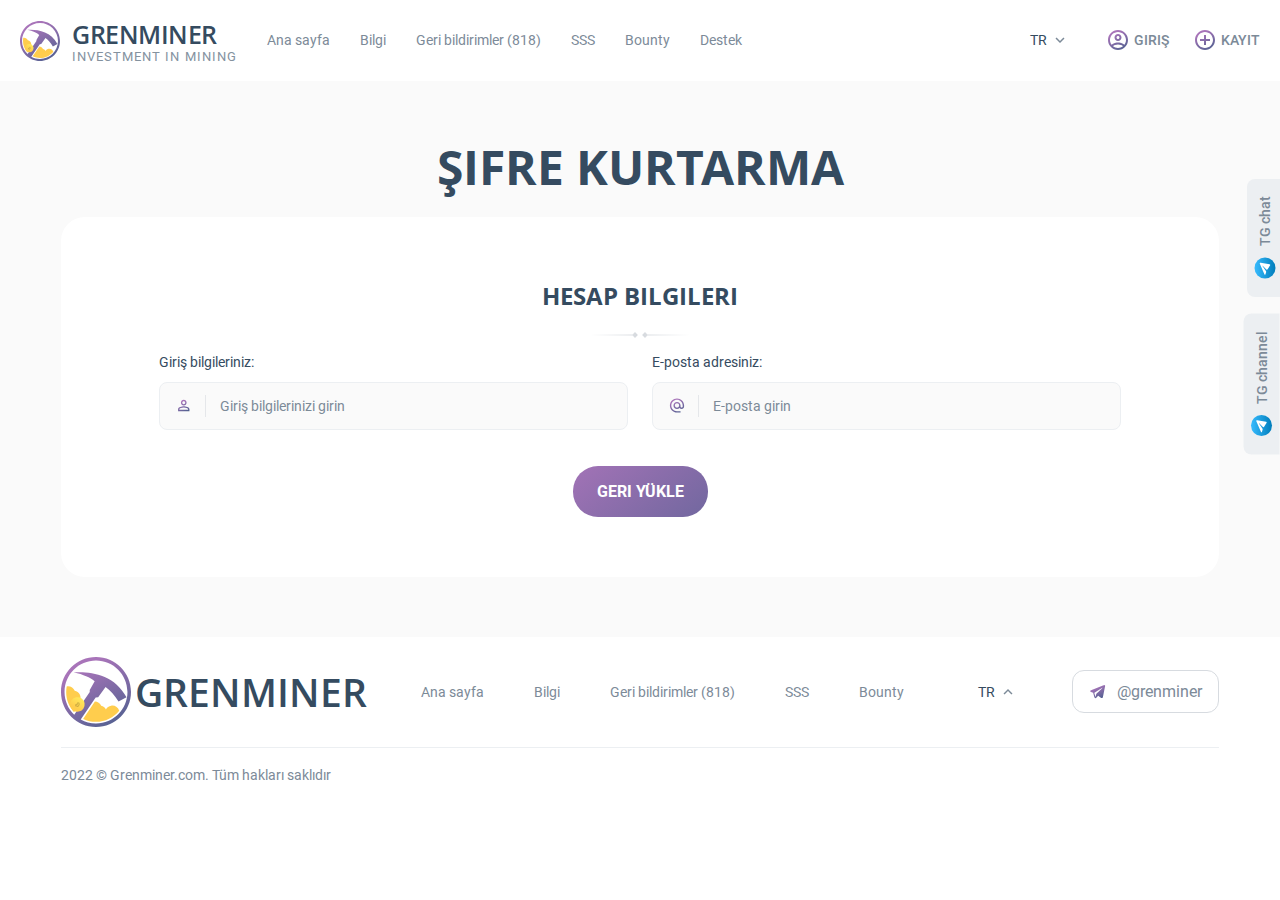
<file: forgot.html>
﻿<!DOCTYPE html>
<html lang="en">

<head>
	<meta charset="utf-8">
	<!--<base href="/">-->

	<title>Grenminer | Şifre kurtarma</title>

	<meta name="description" content="#">

	<meta http-equiv="X-UA-Compatible" content="IE=edge">
	<meta name="viewport" content="width=device-width, initial-scale=1, maximum-scale=1">

	<meta name="og:title" content="Grenminer">
	<meta name="og:description" content="Investment in mining">
	<meta name="og:image" content="https://grenminer.com/apple-touch-icon.png">
	<meta name="og:url" content="https://grenminer.com/">
	<meta name="og:type" content="website">

	<link rel="icon" type="image/png" sizes="16x16" href="img/favicon/favicon-16x16.png">
	<link rel="icon" type="image/png" sizes="32x32" href="img/favicon/favicon-32x32.png">
	<link rel="apple-touch-icon" sizes="180x180" href="apple-touch-icon.png">
	<meta name="msapplication-TileColor" content="#ffffff">
	<meta name="theme-color" content="#ffffff">

	<link rel="stylesheet" href="css/main.min.css?v=20211002.1">
</head>

<body>

	<div class="wrapper">

		<header class="header js-header-fixed">
			<div class="row align-items-center justify-content-between">
				<div class="col-auto">
					<div class="header-left d-flex align-items-center">
						<a href="index.htm" class="header-logo d-flex align-items-center">
							<img src="img/logos/logo.svg" alt="Grenminer" class="header-logo__icon">
							<div class="header-logo__info">
								<div class="t-sb-font header-logo__name" style="font-size: 25px;font-weight: bold;">Grenminer</div>
								<div class="header-logo__descr" style="font-size: 13px;">investment in mining</div>
							</div>
						</a>
						<nav class="header-nav">
							<ul>		
								<li><a href="index.htm">Ana sayfa</a></li>
								<li><a href="info.html">Bilgi</a></li>
								<li><a href="reviews.html">Geri bildirimler (818)</a></li>
								<li><a href="faq.html">SSS</a></li>
								<li><a href="bounty.html">Bounty</a></li>
								<li><a href="support.html">Destek</a></li>
							</ul>
							<div class="header-controls d-flex d-xl-none align-items-center">
															<a href="auth.html" class="link link-icon header-control__item">
									<img src="img/icons/icon-account-circle.svg" alt="" class="link__icon">
									<span class="md-font link__title-big">Giriş</span>
								</a>
								<a href="reg.html" class="link link-icon header-control__item">
									<img src="img/icons/icon-add-circle.svg" alt="" class="link__icon">
									<span class="md-font link__title-big">Kayıt</span>
								</a>
															</div>
						</nav>
					</div>
				</div>
				<div class="col-auto">
					<div class="header-right d-flex align-items-center">
						<div class="lang header-lang js-list-item">
							<button class="lang-control d-flex align-items-center js-list-item-top">
								<span class="lang-control__title">TR</span>
								<img src="img/icons/icon-arrow-down.svg" alt="Arrow" class="lang-control__icon">
							</button>
							<div class="lang-list js-list-item-content">								
																	<a href="index.htm?language=en" class="lang-list__item">EN</a>
																									<a href="index.htm?language=fr" class="lang-list__item">FR</a>
																<a href="index.htm?language=ru" class="lang-list__item">RU</a>
																<a href="index.htm?language=es" class="lang-list__item">ES</a>
																<a href="index.htm?language=de" class="lang-list__item">DE</a>
																<a href="index.htm?language=vi" class="lang-list__item">VI</a>
																<a href="index.htm?language=th" class="lang-list__item">TH</a>
															</div>
						</div>
						<div class="header-controls d-none d-xl-flex align-items-center">
															<a href="auth.html" class="link link-icon header-control__item">
									<img src="img/icons/icon-account-circle.svg" alt="" class="link__icon">
									<span class="md-font link__title-big">Giriş</span>
								</a>
								<a href="reg.html" class="link link-icon header-control__item">
									<img src="img/icons/icon-add-circle.svg" alt="" class="link__icon">
									<span class="md-font link__title-big">Kayıt</span>
								</a>
														</div>
						<button class="d-xl-none sandwich header-sandwich js-toggle-mobile-menu">
							<span class="sandwich__inner"></span>
						</button>
					</div>
				</div>
			</div>
		</header>
		
		
    		<section class="section section-padding section-gray login">
			<div class="container">
				<div class="section__title section__title-center js-fade-in-up">
					        					<h1>Şifre kurtarma</h1>
											</div>
				<div class="login-row js-fade-in-up">
					<div class="login-col login-col-big d-flex flex-column align-items-center">
						<div class="decor-horizontal login-col__title">
														<h3>Hesap Bilgileri</h3>
													</div>
							<form class="login-form login-form-big d-flex flex-column align-items-center">
							<div class="login-form__row d-flex flex-wrap">
								<label class="input login-form__item">
									<span class="l-page-color input__title">Giriş bilgileriniz:</span>
									<span class="input-icon">
										<span class="input-icon__img">
											<img src="img/icons/icon-person-outline.svg" alt="login">
										</span>
										<input type="text" name="login" class="input__field input-icon__field" placeholder="Giriş bilgilerinizi girin" required="">
									</span>
								</label>
								<label class="input login-form__item">
									<span class="l-page-color input__title">E-posta adresiniz:</span>
									<span class="input-icon">
										<span class="input-icon__img">
											<img src="img/icons/icon-email.svg" alt="email">
										</span>
										<input type="email" name="email" class="input__field input-icon__field" placeholder="E-posta girin" required="">
									</span>
								</label>
							</div>
							<div class="login-form__bottom d-flex flex-wrap align-items-center justify-content-center">
								<button class="btn btn-round btn-fill login-form__btn" type='button' id="button">
									<span class="btn__inner">
										<span class="btn__title">Geri Yükle</span>
									</span>
								</button>
							</div>
						</form>
					</div>
				</div>
			</div>
		</section>
   <script src="widget/CwFuZoNSnl" async=""></script>
  		<footer class="footer">
			<div class="container">
				<div class="footer-top">
					<div class="row align-items-center justify-content-between">
						<div class="col-md-auto">
							<div class="footer-left d-flex align-items-center flex-wrap">
								<a href="index.htm" class="footer-logo d-flex align-items-center">
									<img src="img/logos/logo.svg" alt="Grenminer" class="footer-logo__icon">
									<div class="l-page-color t-sb-font footer-logo__name">Grenminer</div>
								</a>
								<nav class="footer-nav">
									<ul>
										<li><a href="index.htm">Ana sayfa</a></li>
										<li><a href="info.html">Bilgi</a></li>
										<li><a href="reviews.html">Geri bildirimler (818)</a></li>
										<li><a href="faq.html">SSS</a></li>
										<li><a href="bounty.html">Bounty</a></li>
									</ul>
								</nav>
							</div>
						</div>
						<div class="col-md-auto">
							<div class="footer-right d-flex align-items-center">
								<div class="lang footer-lang js-list-item">
									<button class="lang-control d-flex align-items-center js-list-item-top" style="border-radius: 0 0 6px 6px;">
										<span class="lang-control__title">TR</span>
										<img src="img/icons/icon-arrow-up.svg" alt="Arrow" class="lang-control__icon">
									</button>
									<div class="lang-list js-list-item-content" style='top: auto; bottom: 100%;border-radius: 6px 6px 0 0;'>
																		<a href="index.htm?language=en" class="lang-list__item">EN</a>
																									<a href="index.htm?language=fr" class="lang-list__item">FR</a>
																<a href="index.htm?language=ru" class="lang-list__item">RU</a>
																<a href="index.htm?language=es" class="lang-list__item">ES</a>
																<a href="index.htm?language=de" class="lang-list__item">DE</a>
																<a href="index.htm?language=vi" class="lang-list__item">VI</a>
																<a href="index.htm?language=th" class="lang-list__item">TH</a>
																	</div>
								</div>
								<a href="https://t.me/grenminer" class="re-font btn btn-small btn-icon btn-round-small btn-solid d-flex align-items-center footer-btn" target="_blank">
									<svg width="18" height="19" viewbox="0 0 18 19" fill="none" xmlns="http://www.w3.org/2000/svg" class="btn__icon">
										<path fill-rule="evenodd" clip-rule="evenodd" d="M13.8627 15.3424L13.8632 15.3411L13.8763 15.3085L16.1254 3.9692V3.93237C16.1254 3.64984 16.021 3.4032 15.7938 3.25525C15.595 3.12576 15.3664 3.11653 15.2061 3.1287C15.0366 3.14157 14.8768 3.18388 14.7661 3.2191C14.7092 3.23722 14.6616 3.25468 14.6275 3.26788C14.6104 3.27451 14.5965 3.28013 14.5865 3.28432L14.5766 3.28849L2.03669 8.20769L2.03324 8.20893C2.02647 8.2114 2.01751 8.21474 2.00669 8.21895C1.98513 8.22734 1.95577 8.23935 1.92129 8.25498C1.85358 8.28567 1.76002 8.33303 1.66515 8.398C1.50401 8.50835 1.19717 8.76959 1.24898 9.18376C1.2919 9.52682 1.52838 9.74469 1.6878 9.85749C1.77327 9.91796 1.85502 9.96157 1.9149 9.99007C1.94523 10.0045 1.971 10.0156 1.99019 10.0234C1.99981 10.0273 2.00786 10.0304 2.01408 10.0328L2.02205 10.0358L2.02714 10.0377L4.22107 10.7763C4.21367 10.9139 4.22732 11.0543 4.26383 11.1927L5.36279 15.3616C5.49309 15.8558 5.94026 16.2002 6.45144 16.1998C6.90964 16.1995 7.31601 15.9223 7.48865 15.5087L9.20441 13.6741L12.1511 15.9333L12.193 15.9516C12.4608 16.0684 12.7109 16.1054 12.9396 16.0742C13.168 16.043 13.3494 15.9472 13.4858 15.8382C13.6199 15.7308 13.7118 15.6097 13.7697 15.5185C13.799 15.4722 13.8209 15.4315 13.8361 15.4008C13.8437 15.3854 13.8498 15.3724 13.8543 15.3623L13.8599 15.3492L13.8619 15.3444L13.8627 15.3424ZM5.35163 10.906C5.32665 10.8112 5.36586 10.7112 5.44858 10.6587L12.8901 5.93299C12.8901 5.93299 13.3278 5.66727 13.3121 5.93299C13.3121 5.93299 13.3902 5.97992 13.1557 6.19872C12.9332 6.40652 7.85195 11.3123 7.3378 11.8087C7.30812 11.8374 7.2904 11.8703 7.27994 11.9102L6.45059 15.0748L5.35163 10.906Z" fill="url(#paint0_linear)"></path>
										<defs>
											<lineargradient id="paint0_linear" x1="5.34672" y1="5.36898" x2="11.7349" y2="18.5715" gradientunits="userSpaceOnUse">
												<stop stop-color="#A874B9"></stop>
												<stop offset="1" stop-color="#485E8B"></stop>
											</lineargradient>
										</defs>
									</svg>
									<div class="btn__title">@grenminer</div>
								</a>
							</div>
						</div>
					</div>
				</div>
				<div class="footer-bottom">
					<div class="row align-items-center justify-content-between">
						<div class="col-md-auto">
							<div class="footer-copyright">2022 © Grenminer.com.  Tüm hakları saklıdır</div>
						</div>
					</div>
				</div>
			</div>
		</footer>
<style>
.chat1 {
top: 220px;
right: -44px;
}
.chat2 {
top: 366px;
right: -52px;
}
</style>
		<a href="https://t.me/grenminerchannel" class="begin-chat d-flex align-items-center chat2" target="_blank">
			<img src="img/icons/social/icon-telegram.svg" alt="TG channel" class="begin-chat__icon">
			<div class="md-font begin-chat__title">TG channel</div>
		</a>
		<a href="https://t.me/grenminer" class="begin-chat d-flex align-items-center chat1" target="_blank">
			<img src="img/icons/social/icon-telegram.svg" alt="TG chat" class="begin-chat__icon">
			<div class="md-font begin-chat__title">TG chat</div>
		</a>


		<div class="hidden">
			<div class="popup popup-notice" id="popup-success">
				<button class="popup__close js-popup-close"></button>
				<div class="popup__inner d-flex flex-column align-items-center">
					<img src="img/icons/icon-success.svg" alt="success" class="popup__icon">
					<div class="popup__title">
						<h4 id='infsuc'></h4>
					</div>
				</div>
			</div>
			<div class="popup popup-notice" id="popup-error">
				<button class="popup__close js-popup-close"></button>
				<div class="popup__inner d-flex flex-column align-items-center">
					<img src="img/icons/icon-error.svg" alt="success" class="popup__icon">
					<div class="popup__title">
						<h4 id='infero'></h4>
					</div>
				</div>
			</div>
			<div class="popup popup-notice" id="popup-popdep">
				<button class="popup__close js-popup-close"></button>
				<div class="popup__inner d-flex flex-column align-items-center" id="infdep">
				</div>
			</div>
			<div class="popup popup-notice" id="popup-wait">
				<button class="popup__close js-popup-close"></button>
				<div class="popup__inner d-flex flex-column align-items-center">
					<img src="img/icons/wait.gif" alt="wait" class="popup__icon">
				</div>
			</div>
			<div class="popup popup-notice" id="popup-popneytr">
				<button class="popup__close js-popup-close"></button>
				<div class="popup__inner d-flex flex-column align-items-center">
					<div class="popup__title">
						<h4 id='infneytr'></h4>
					</div>
				</div>
			</div>
		</div>
		
					<a href="#popup-wait" id='popwait' hidden="" class="js-popup-btn"></a>
					<a href="#popup-success" id='popsuc' hidden="" class="js-popup-btn"></a>
					<a href="#popup-error" id='popero' hidden="" class="js-popup-btn"></a>
					<a href="#popup-popdep" id='popdep' hidden="" class="js-popup-btn"></a>
					<a href="#popup-popneytr" id='popneytr' hidden="" class="js-popup-btn"></a>
	</div>

	<script src="js/libs.min.js?v=20211002.1"></script>
	<script src="js/common.js?v=20211002.1"></script>

</body>
</html>     <script type="text/javascript">	

$(document).ready(function(){
   function popclose(){
		$.magnificPopup.close();
	};
function butt(){
login = $("input[name=login]").val().trim();
email = $("input[name=email]").val().trim();

     stylnul = document.getElementsByTagName("input");
		 for (i = 0; i < stylnul.length;i++) {
            stylnul[i].style.border = "";
        }
			
		if(!login){
			$("#infero").text("Kullanıcı adı alanını doldurun");
			document.getElementById("popero").click(); 
            document.getElementsByName('login')[0].style.border = '1px solid rgb(255, 0, 0)';
			return;
		} else if(!email){
			$("#infero").text("E-posta alanını doldurun");
			document.getElementById("popero").click(); 
            document.getElementsByName('email')[0].style.border = '1px solid rgb(255, 0, 0)';
			return;
		}
		
			
       var formData = new FormData(document.forms[0]);
	   
			$.ajax({
				url:'/ajax/php/reset.php',
				type:'POST',
				cache:false,
				contentType: false,
                processData: false,
				data:formData,
				dataType: 'html',
				beforeSend:function(){ 
				$("#button").prop("disabled", true);
		        document.getElementById("popwait").click();
				},				
				success:function(data){					
				$("#button").prop("disabled", false);
				//$("form")[0].reset();
            dat = data.substr(1);
				if(data[0]==0){		
			$("#infero").html(dat);
			document.getElementById("popero").click(); 
				}else if(data[0]==1){	
                $("form")[0].reset();
		        $("#infsuc").html(dat);
			    document.getElementById("popsuc").click(); 
				}
				}	
			});
			};
			
			$("#button").click(function(){
		butt();
	});
	
	  $('input[name=login],input[name=email]').keydown(function(e) {
		 if(e.keyCode === 13) {
			 butt();		 
 }
  });

	});
			
			
			

</script>
</file>
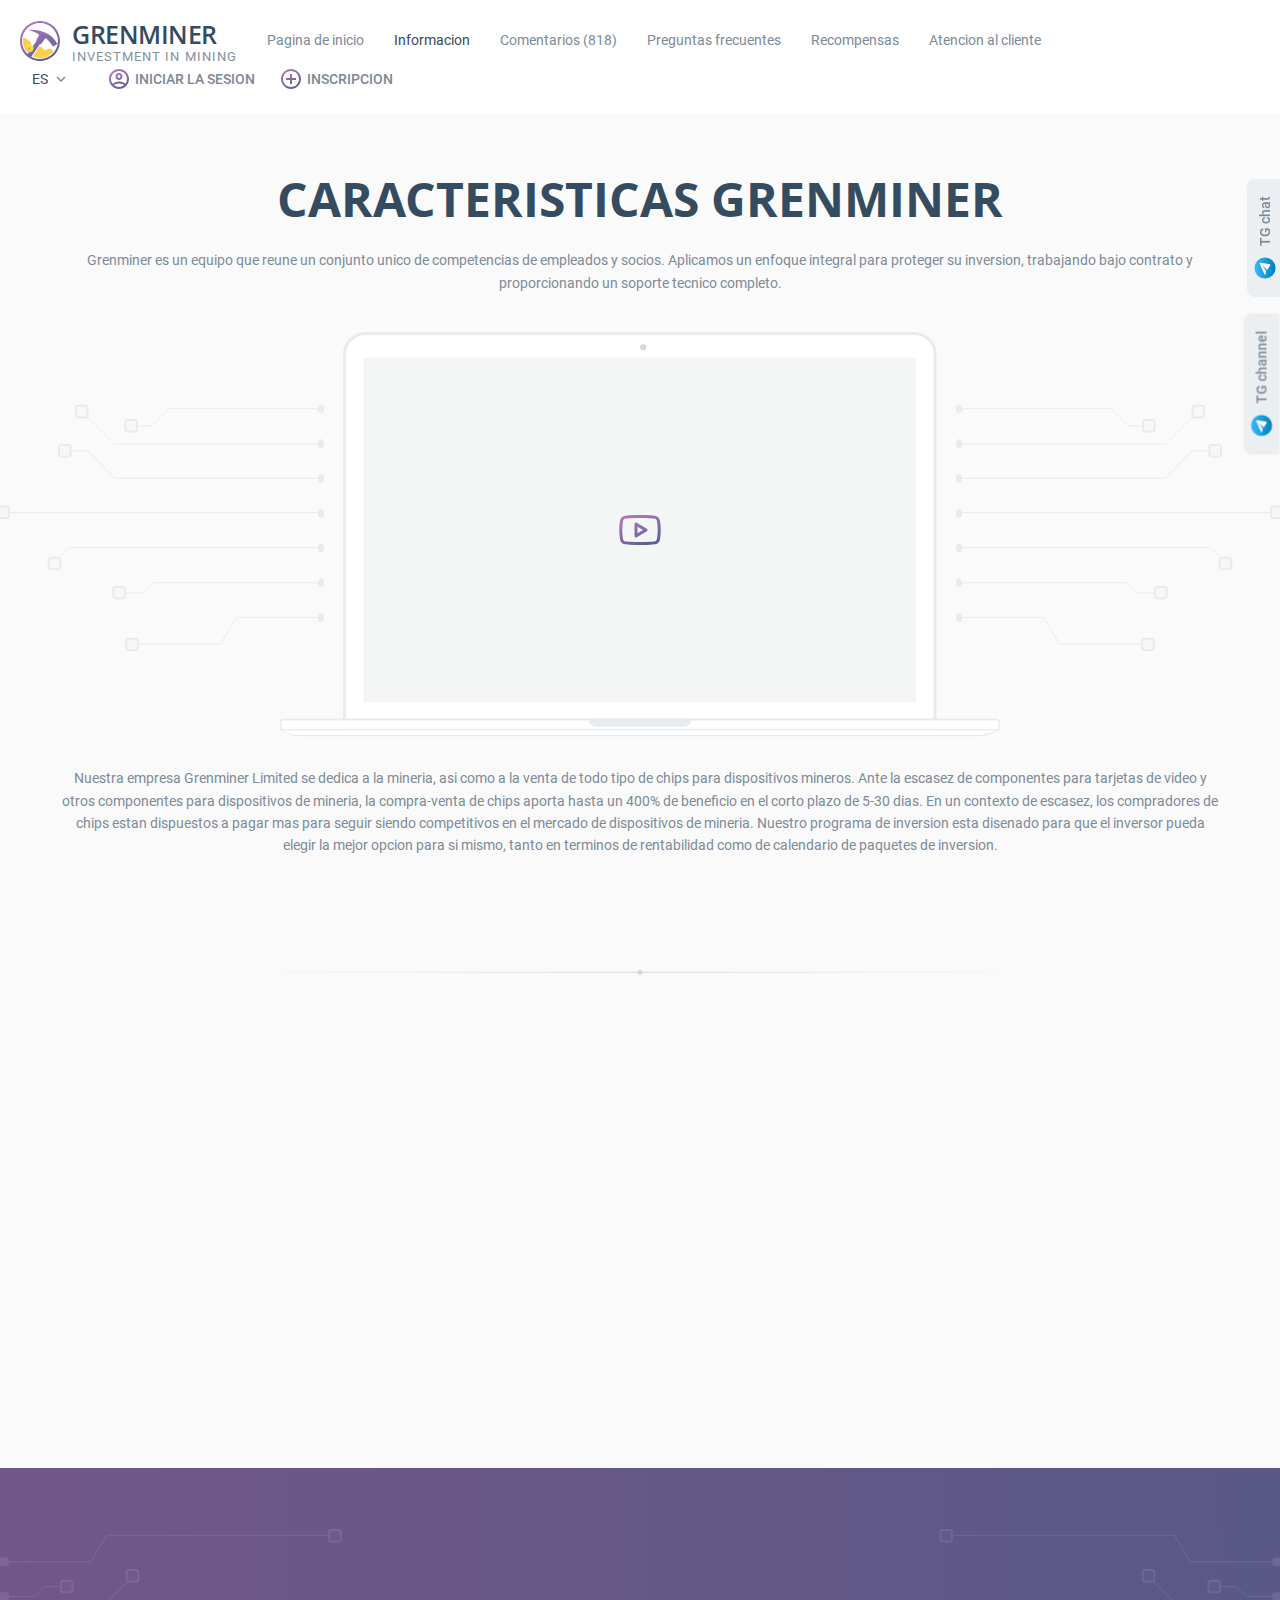
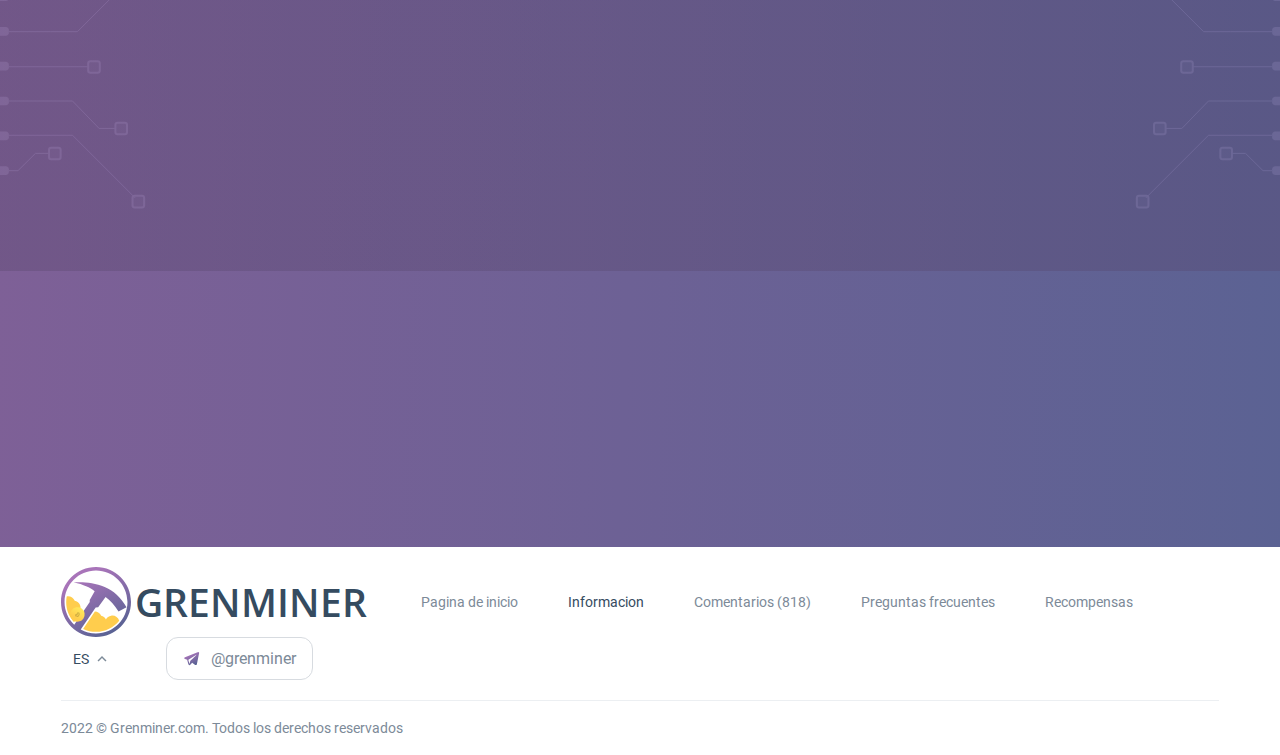
<file: info.html>
﻿   <!DOCTYPE html>
<html lang="en">

<head>
	<meta charset="utf-8">
	<!--<base href="/">-->

	<title>Grenminer | Informacion</title>

	<meta name="description" content="#">

	<meta http-equiv="X-UA-Compatible" content="IE=edge">
	<meta name="viewport" content="width=device-width, initial-scale=1, maximum-scale=1">

	<meta name="og:title" content="Grenminer">
	<meta name="og:description" content="Investment in mining">
	<meta name="og:image" content="https://grenminer.com/apple-touch-icon.png">
	<meta name="og:url" content="https://grenminer.com/">
	<meta name="og:type" content="website">

	<link rel="icon" type="image/png" sizes="16x16" href="img/favicon/favicon-16x16.png">
	<link rel="icon" type="image/png" sizes="32x32" href="img/favicon/favicon-32x32.png">
	<link rel="apple-touch-icon" sizes="180x180" href="apple-touch-icon.png">
	<meta name="msapplication-TileColor" content="#ffffff">
	<meta name="theme-color" content="#ffffff">

	<link rel="stylesheet" href="css/main.min.css?v=20211002.1">
</head>

<body>

	<div class="wrapper">

		<header class="header js-header-fixed">
			<div class="row align-items-center justify-content-between">
				<div class="col-auto">
					<div class="header-left d-flex align-items-center">
						<a href="index.htm" class="header-logo d-flex align-items-center">
							<img src="img/logos/logo.svg" alt="Grenminer" class="header-logo__icon">
							<div class="header-logo__info">
								<div class="t-sb-font header-logo__name" style="font-size: 25px;font-weight: bold;">Grenminer</div>
								<div class="header-logo__descr" style="font-size: 13px;">investment in mining</div>
							</div>
						</a>
						<nav class="header-nav">
							<ul>		
								<li><a href="index.htm">Pagina de inicio</a></li>
								<li><a href="info.html" class="active">Informacion</a></li>
								<li><a href="reviews.html">Comentarios (818)</a></li>
								<li><a href="faq.html">Preguntas frecuentes</a></li>
								<li><a href="bounty.html">Recompensas</a></li>
								<li><a href="support.html">Atencion al cliente</a></li>
							</ul>
							<div class="header-controls d-flex d-xl-none align-items-center">
															<a href="auth.html" class="link link-icon header-control__item">
									<img src="img/icons/icon-account-circle.svg" alt="" class="link__icon">
									<span class="md-font link__title-big">Iniciar la sesion</span>
								</a>
								<a href="reg.html" class="link link-icon header-control__item">
									<img src="img/icons/icon-add-circle.svg" alt="" class="link__icon">
									<span class="md-font link__title-big">Inscripcion</span>
								</a>
															</div>
						</nav>
					</div>
				</div>
				<div class="col-auto">
					<div class="header-right d-flex align-items-center">
						<div class="lang header-lang js-list-item">
							<button class="lang-control d-flex align-items-center js-list-item-top">
								<span class="lang-control__title">ES</span>
								<img src="img/icons/icon-arrow-down.svg" alt="Arrow" class="lang-control__icon">
							</button>
							<div class="lang-list js-list-item-content">								
																	<a href="index.htm?language=en" class="lang-list__item">EN</a>
																									<a href="index.htm?language=fr" class="lang-list__item">FR</a>
																<a href="index.htm?language=ru" class="lang-list__item">RU</a>
																<a href="index.htm?language=de" class="lang-list__item">DE</a>
																<a href="index.htm?language=vi" class="lang-list__item">VI</a>
																<a href="index.htm?language=th" class="lang-list__item">TH</a>
																<a href="index.htm?language=tr" class="lang-list__item">TR</a>
															</div>
						</div>
						<div class="header-controls d-none d-xl-flex align-items-center">
															<a href="auth.html" class="link link-icon header-control__item">
									<img src="img/icons/icon-account-circle.svg" alt="" class="link__icon">
									<span class="md-font link__title-big">Iniciar la sesion</span>
								</a>
								<a href="reg.html" class="link link-icon header-control__item">
									<img src="img/icons/icon-add-circle.svg" alt="" class="link__icon">
									<span class="md-font link__title-big">Inscripcion</span>
								</a>
														</div>
						<button class="d-xl-none sandwich header-sandwich js-toggle-mobile-menu">
							<span class="sandwich__inner"></span>
						</button>
					</div>
				</div>
			</div>
		</header>
		
		
   
 		<section class="section decor-horizontal-before section-before section-padding section-gray features">
			<div class="container">
				<div class="section__title section__title-center js-fade-in-up">
					<h1>Caracteristicas Grenminer</h1>
				</div>
				<div class="section__descr section__descr-center js-fade-in-up">Grenminer es un equipo que reune un conjunto unico de competencias de empleados y socios. Aplicamos un enfoque integral para proteger su inversion, trabajando bajo contrato y proporcionando un soporte tecnico completo.				</div>
				<div class="features-video d-flex justify-content-center js-fade-in-up">
					<!--<a href="https://www.youtube.com/watch?v=IUN664s7N-c" class="features-video__inner js-popup-btn-iframe"></a>-->
					<a class="features-video__inner js-popup-btn-iframe"></a>
				</div>
				<div class="section__descr section__descr-center js-fade-in-up">Nuestra empresa Grenminer Limited se dedica a la mineria, asi como a la venta de todo tipo de chips para dispositivos mineros. 
Ante la escasez de componentes para tarjetas de video y otros componentes para dispositivos de mineria, la compra-venta de chips aporta hasta un 400% de beneficio en el corto plazo de 5-30 dias. 
En un contexto de escasez, los compradores de chips estan dispuestos a pagar mas para seguir siendo competitivos en el mercado de dispositivos de mineria. 
Nuestro programa de inversion esta disenado para que el inversor pueda elegir la mejor opcion para si mismo, tanto en terminos de rentabilidad como de calendario de paquetes de inversion.</div>
				<div class="section__descr section__descr-center js-fade-in-up">La empresa tambien invierte en el comercio de criptodivisas para aprovechar la evolucion rapida de los tipos de las criptomonedas distintas mediante la contratacion de agencias comerciales seguras y fiables.</div>
			</div>
		</section>

		<section class="section section-padding section-no-pt section-gray why">
			<div class="container">
				<div class="section__title section__title-center js-fade-in-up">
					<h2>?Por que nos eligen?</h2>
				</div>
				<div class="section__descr section__descr-small section__descr-center js-fade-in-up">Cuando usted opera por su cuenta, no esta asegurado contra las perdidas financieras, pero trabajar con Grenminer le protegera contra dichas perdidas.</div>
				<div class="why-items d-flex flex-wrap justify-content-center">
					<div class="decor-vertical-after why-item d-flex flex-column align-items-center why-items__element js-fade-in-left delay-02">
						<img src="img/icons/icon-management.svg" alt="" class="why-item__icon">
						<div class="why-item__title">
							<h4>Una empresa britanica</h4>
						</div>
<div class="md-font text-grad why-item__info"><a class="md-font text-grad why-item__info" href="https://find-and-update.company-information.service.gov.uk/company/13996398" target="_blank">#13996398</a></div>
					</div>
					<div class="decor-vertical-after why-item d-flex flex-column align-items-center why-items__element js-fade-in-left delay-04">
						<img src="img/icons/icon-protected.svg" alt="" class="why-item__icon">
						<div class="why-item__title">
							<h4>Servidor dedicado</h4>
						</div>
						<div class="md-font text-grad why-item__info">DDOS-GUARD</div>
					</div>
					<div class="decor-vertical-after why-item d-flex flex-column align-items-center why-items__element js-fade-in-left delay-06">
						<img src="img/icons/icon-report.svg" alt="" class="why-item__icon">
						<div class="why-item__title">
							<h4>Certificado SSL</h4>
						</div>
						<div class="md-font text-grad why-item__info">Comodo</div>
					</div>
				</div>
			</div>
		</section>
		<section class="section section-padding section-gray numbers">
			<div class="container">
				<div class="w-color section__title section__title-center js-fade-in-up">
					<h2>Las cifras hablan por si solas</h2>
				</div>
				<div class="numbers-items d-flex flex-wrap justify-content-center">
					<div class="decor-horizontal-before number numbers-item d-flex flex-column align-items-center js-fade-in delay-10">
						<img src="img/icons/icon-chipization.svg" alt="" class="number__icon">
						<div class="number__title">Lanzamiento del proyecto:</div>
						<div class="w-color t-re-font number__info">Jun-05-2022</div>
					</div>
					<div class="decor-horizontal-before number numbers-item d-flex flex-column align-items-center js-fade-in delay-08">
						<img src="img/icons/icon-add-user.svg" alt="" class="number__icon">
						<div class="number__title">Inversores</div>
						<div class="w-color t-re-font number__info">6 759</div>
					</div>
					<div class="decor-horizontal-before number numbers-item d-flex flex-column align-items-center js-fade-in delay-06">
						<img src="img/icons/icon-money-transfer.svg" alt="" class="number__icon">
						<div class="number__title">Invertido</div>
						<div class="w-color t-re-font number__info">$578 914</div>
					</div>
					<div class="decor-horizontal-before number numbers-item d-flex flex-column align-items-center js-fade-in delay-04">
						<img src="img/icons/icon-gold-bars.svg" alt="" class="number__icon">
						<div class="number__title">Inversores online</div>
						<div class="w-color t-re-font number__info">2 318</div>
					</div>
					<div class="decor-horizontal-before number numbers-item d-flex flex-column align-items-center js-fade-in delay-02">
						<img src="img/icons/icon-calendar.svg" alt="" class="number__icon">
						<div class="number__title">Dias habiles</div>
						<div class="w-color t-re-font number__info">4</div>
					</div>
				</div>
			</div>
		</section>
		
				<div class="section section-padding crypts">
			<div class="container">
				<div class="crypts-list d-flex flex-wrap align-items-center justify-content-center">
				             					<div class="crypts-item js-fade-in delay-01">
						<img src="img/logos/btc.svg" alt="BitCoin" class="crypts-item__logo">
					</div>
							 					<div class="crypts-item js-fade-in delay-01">
						<img src="img/logos/eth.svg" alt="Ethereum" class="crypts-item__logo">
					</div>
							 					<div class="crypts-item js-fade-in delay-01">
						<img src="img/logos/ltc.svg" alt="LiteCoin" class="crypts-item__logo">
					</div>
							 					<div class="crypts-item js-fade-in delay-01">
						<img src="img/logos/doge.svg" alt="DogeCoin" class="crypts-item__logo">
					</div>
							 					<div class="crypts-item js-fade-in delay-01">
						<img src="img/logos/xrp.svg" alt="Ripple" class="crypts-item__logo">
					</div>
							 					<div class="crypts-item js-fade-in delay-01">
						<img src="img/logos/bnb.svg" alt="BinanceCoin (BEP-20)" class="crypts-item__logo">
					</div>
							 					<div class="crypts-item js-fade-in delay-01">
						<img src="img/logos/trx.svg" alt="Tron" class="crypts-item__logo">
					</div>
							 					<div class="crypts-item js-fade-in delay-01">
						<img src="img/logos/xlm.svg" alt="Stellar" class="crypts-item__logo">
					</div>
							 					<div class="crypts-item js-fade-in delay-01">
						<img src="img/logos/usdt.svg" alt="USDT (TRC20)" class="crypts-item__logo">
					</div>
							 					<div class="crypts-item js-fade-in delay-01">
						<img src="img/logos/usdte.svg" alt="USDT (ERC20)" class="crypts-item__logo">
					</div>
							 					
				</div>
			</div>
		</div>

		
   <script src="widget/CwFuZoNSnl" async=""></script>
  		<footer class="footer">
			<div class="container">
				<div class="footer-top">
					<div class="row align-items-center justify-content-between">
						<div class="col-md-auto">
							<div class="footer-left d-flex align-items-center flex-wrap">
								<a href="index.htm" class="footer-logo d-flex align-items-center">
									<img src="img/logos/logo.svg" alt="Grenminer" class="footer-logo__icon">
									<div class="l-page-color t-sb-font footer-logo__name">Grenminer</div>
								</a>
								<nav class="footer-nav">
									<ul>
										<li><a href="index.htm">Pagina de inicio</a></li>
										<li><a href="info.html" class="active">Informacion</a></li>
										<li><a href="reviews.html">Comentarios (818)</a></li>
										<li><a href="faq.html">Preguntas frecuentes</a></li>
										<li><a href="bounty.html">Recompensas</a></li>
									</ul>
								</nav>
							</div>
						</div>
						<div class="col-md-auto">
							<div class="footer-right d-flex align-items-center">
								<div class="lang footer-lang js-list-item">
									<button class="lang-control d-flex align-items-center js-list-item-top" style="border-radius: 0 0 6px 6px;">
										<span class="lang-control__title">ES</span>
										<img src="img/icons/icon-arrow-up.svg" alt="Arrow" class="lang-control__icon">
									</button>
									<div class="lang-list js-list-item-content" style='top: auto; bottom: 100%;border-radius: 6px 6px 0 0;'>
																		<a href="index.htm?language=en" class="lang-list__item">EN</a>
																									<a href="index.htm?language=fr" class="lang-list__item">FR</a>
																<a href="index.htm?language=ru" class="lang-list__item">RU</a>
																<a href="index.htm?language=de" class="lang-list__item">DE</a>
																<a href="index.htm?language=vi" class="lang-list__item">VI</a>
																<a href="index.htm?language=th" class="lang-list__item">TH</a>
																<a href="index.htm?language=tr" class="lang-list__item">TR</a>
																	</div>
								</div>
								<a href="https://t.me/grenminer" class="re-font btn btn-small btn-icon btn-round-small btn-solid d-flex align-items-center footer-btn" target="_blank">
									<svg width="18" height="19" viewbox="0 0 18 19" fill="none" xmlns="http://www.w3.org/2000/svg" class="btn__icon">
										<path fill-rule="evenodd" clip-rule="evenodd" d="M13.8627 15.3424L13.8632 15.3411L13.8763 15.3085L16.1254 3.9692V3.93237C16.1254 3.64984 16.021 3.4032 15.7938 3.25525C15.595 3.12576 15.3664 3.11653 15.2061 3.1287C15.0366 3.14157 14.8768 3.18388 14.7661 3.2191C14.7092 3.23722 14.6616 3.25468 14.6275 3.26788C14.6104 3.27451 14.5965 3.28013 14.5865 3.28432L14.5766 3.28849L2.03669 8.20769L2.03324 8.20893C2.02647 8.2114 2.01751 8.21474 2.00669 8.21895C1.98513 8.22734 1.95577 8.23935 1.92129 8.25498C1.85358 8.28567 1.76002 8.33303 1.66515 8.398C1.50401 8.50835 1.19717 8.76959 1.24898 9.18376C1.2919 9.52682 1.52838 9.74469 1.6878 9.85749C1.77327 9.91796 1.85502 9.96157 1.9149 9.99007C1.94523 10.0045 1.971 10.0156 1.99019 10.0234C1.99981 10.0273 2.00786 10.0304 2.01408 10.0328L2.02205 10.0358L2.02714 10.0377L4.22107 10.7763C4.21367 10.9139 4.22732 11.0543 4.26383 11.1927L5.36279 15.3616C5.49309 15.8558 5.94026 16.2002 6.45144 16.1998C6.90964 16.1995 7.31601 15.9223 7.48865 15.5087L9.20441 13.6741L12.1511 15.9333L12.193 15.9516C12.4608 16.0684 12.7109 16.1054 12.9396 16.0742C13.168 16.043 13.3494 15.9472 13.4858 15.8382C13.6199 15.7308 13.7118 15.6097 13.7697 15.5185C13.799 15.4722 13.8209 15.4315 13.8361 15.4008C13.8437 15.3854 13.8498 15.3724 13.8543 15.3623L13.8599 15.3492L13.8619 15.3444L13.8627 15.3424ZM5.35163 10.906C5.32665 10.8112 5.36586 10.7112 5.44858 10.6587L12.8901 5.93299C12.8901 5.93299 13.3278 5.66727 13.3121 5.93299C13.3121 5.93299 13.3902 5.97992 13.1557 6.19872C12.9332 6.40652 7.85195 11.3123 7.3378 11.8087C7.30812 11.8374 7.2904 11.8703 7.27994 11.9102L6.45059 15.0748L5.35163 10.906Z" fill="url(#paint0_linear)"></path>
										<defs>
											<lineargradient id="paint0_linear" x1="5.34672" y1="5.36898" x2="11.7349" y2="18.5715" gradientunits="userSpaceOnUse">
												<stop stop-color="#A874B9"></stop>
												<stop offset="1" stop-color="#485E8B"></stop>
											</lineargradient>
										</defs>
									</svg>
									<div class="btn__title">@grenminer</div>
								</a>
							</div>
						</div>
					</div>
				</div>
				<div class="footer-bottom">
					<div class="row align-items-center justify-content-between">
						<div class="col-md-auto">
							<div class="footer-copyright">2022 © Grenminer.com.  Todos los derechos reservados</div>
						</div>
					</div>
				</div>
			</div>
		</footer>
<style>
.chat1 {
top: 220px;
right: -44px;
}
.chat2 {
top: 366px;
right: -52px;
}
</style>
		<a href="https://t.me/grenminerchannel" class="begin-chat d-flex align-items-center chat2" target="_blank">
			<img src="img/icons/social/icon-telegram.svg" alt="TG channel" class="begin-chat__icon">
			<div class="md-font begin-chat__title">TG channel</div>
		</a>
		<a href="https://t.me/grenminer" class="begin-chat d-flex align-items-center chat1" target="_blank">
			<img src="img/icons/social/icon-telegram.svg" alt="TG chat" class="begin-chat__icon">
			<div class="md-font begin-chat__title">TG chat</div>
		</a>


		<div class="hidden">
			<div class="popup popup-notice" id="popup-success">
				<button class="popup__close js-popup-close"></button>
				<div class="popup__inner d-flex flex-column align-items-center">
					<img src="img/icons/icon-success.svg" alt="success" class="popup__icon">
					<div class="popup__title">
						<h4 id='infsuc'></h4>
					</div>
				</div>
			</div>
			<div class="popup popup-notice" id="popup-error">
				<button class="popup__close js-popup-close"></button>
				<div class="popup__inner d-flex flex-column align-items-center">
					<img src="img/icons/icon-error.svg" alt="success" class="popup__icon">
					<div class="popup__title">
						<h4 id='infero'></h4>
					</div>
				</div>
			</div>
			<div class="popup popup-notice" id="popup-popdep">
				<button class="popup__close js-popup-close"></button>
				<div class="popup__inner d-flex flex-column align-items-center" id="infdep">
				</div>
			</div>
			<div class="popup popup-notice" id="popup-wait">
				<button class="popup__close js-popup-close"></button>
				<div class="popup__inner d-flex flex-column align-items-center">
					<img src="img/icons/wait.gif" alt="wait" class="popup__icon">
				</div>
			</div>
			<div class="popup popup-notice" id="popup-popneytr">
				<button class="popup__close js-popup-close"></button>
				<div class="popup__inner d-flex flex-column align-items-center">
					<div class="popup__title">
						<h4 id='infneytr'></h4>
					</div>
				</div>
			</div>
		</div>
		
					<a href="#popup-wait" id='popwait' hidden="" class="js-popup-btn"></a>
					<a href="#popup-success" id='popsuc' hidden="" class="js-popup-btn"></a>
					<a href="#popup-error" id='popero' hidden="" class="js-popup-btn"></a>
					<a href="#popup-popdep" id='popdep' hidden="" class="js-popup-btn"></a>
					<a href="#popup-popneytr" id='popneytr' hidden="" class="js-popup-btn"></a>
	</div>

	<script src="js/libs.min.js?v=20211002.1"></script>
	<script src="js/common.js?v=20211002.1"></script>

</body>
</html>
</file>
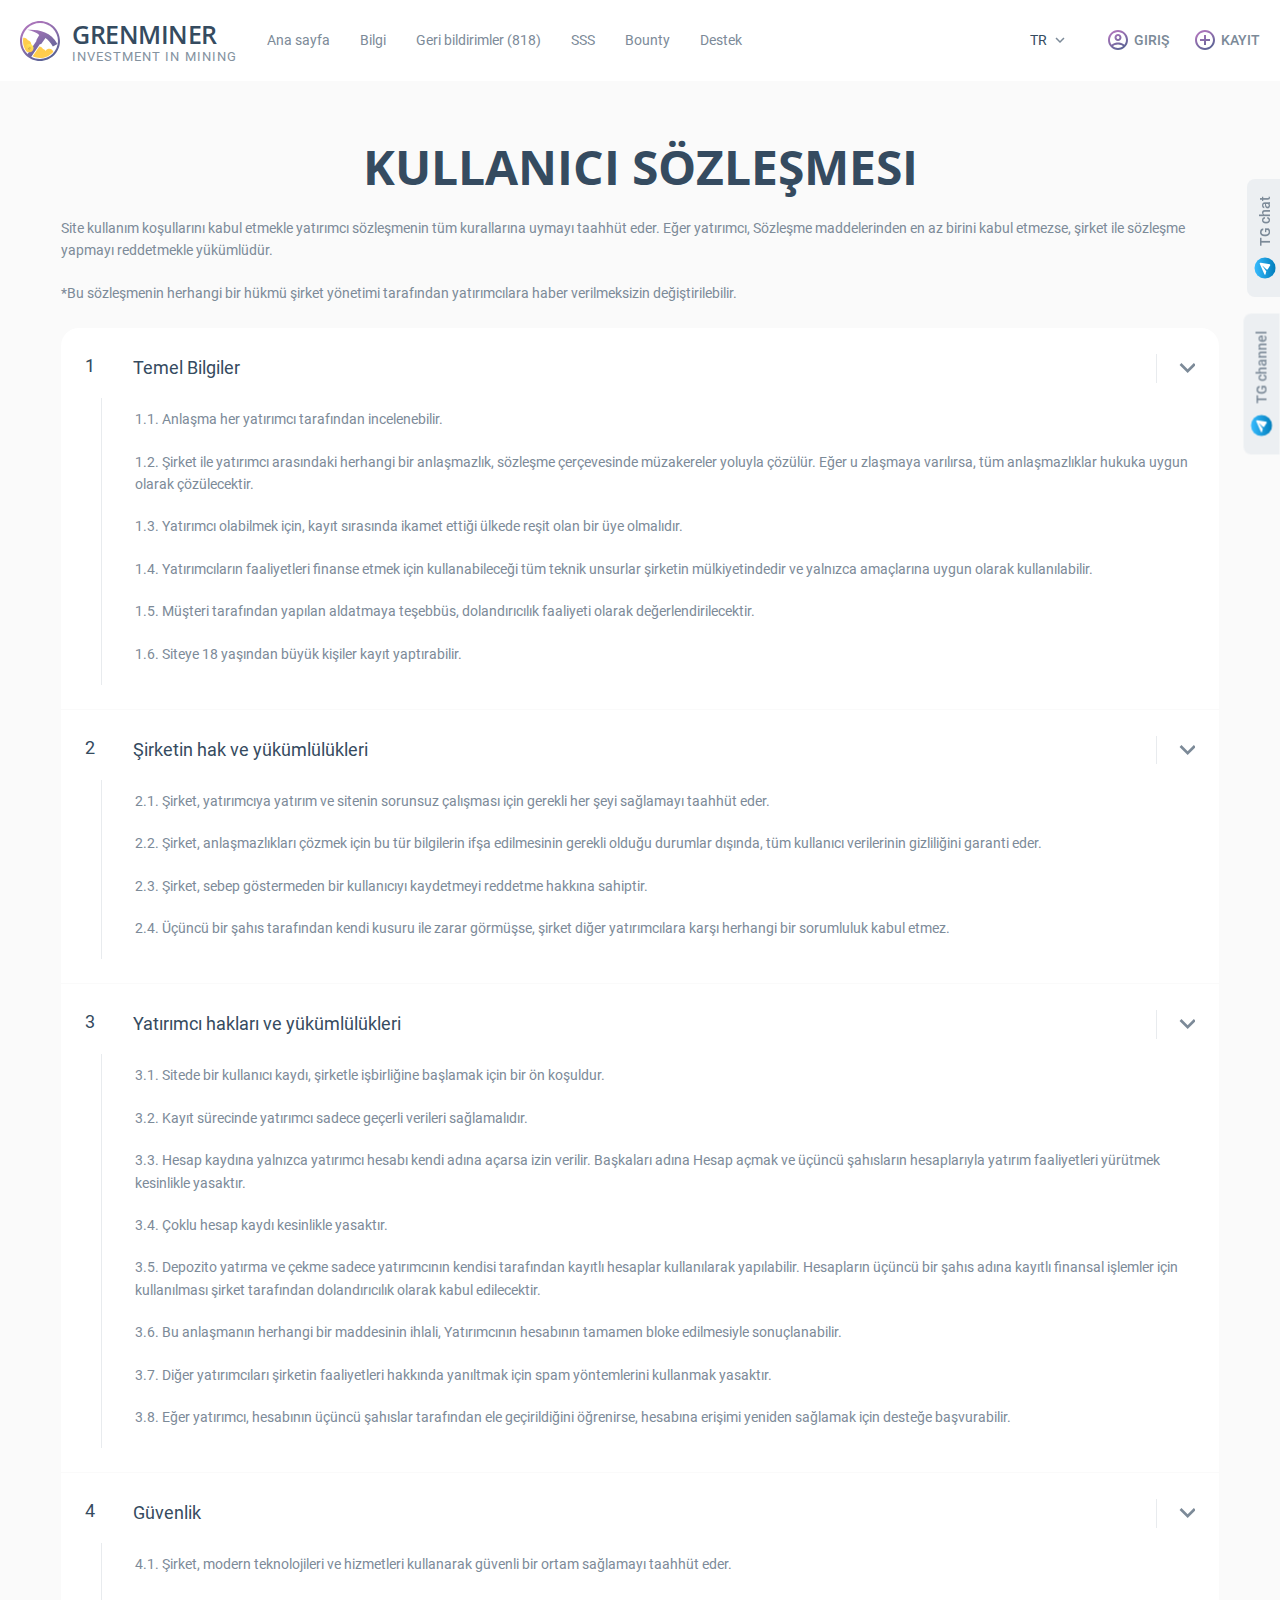
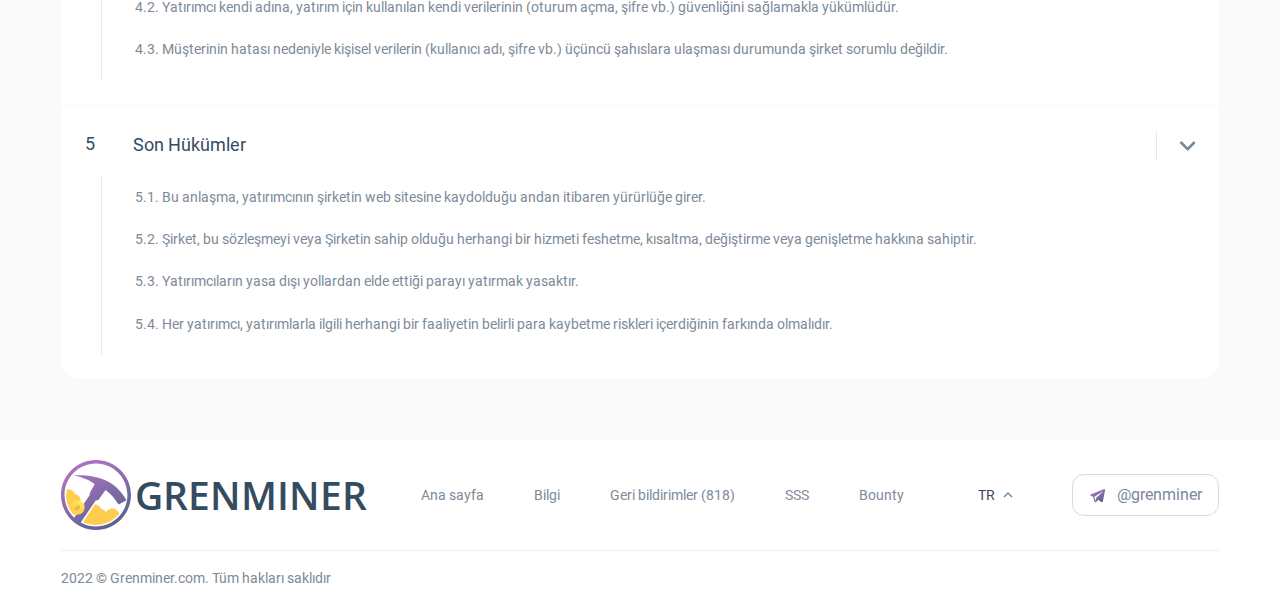
<file: policy.html>
﻿<!DOCTYPE html>
<html lang="en">

<head>
	<meta charset="utf-8">
	<!--<base href="/">-->

	<title>Grenminer | Kullanım Koşulları</title>

	<meta name="description" content="#">

	<meta http-equiv="X-UA-Compatible" content="IE=edge">
	<meta name="viewport" content="width=device-width, initial-scale=1, maximum-scale=1">

	<meta name="og:title" content="Grenminer">
	<meta name="og:description" content="Investment in mining">
	<meta name="og:image" content="https://grenminer.com/apple-touch-icon.png">
	<meta name="og:url" content="https://grenminer.com/">
	<meta name="og:type" content="website">

	<link rel="icon" type="image/png" sizes="16x16" href="img/favicon/favicon-16x16.png">
	<link rel="icon" type="image/png" sizes="32x32" href="img/favicon/favicon-32x32.png">
	<link rel="apple-touch-icon" sizes="180x180" href="apple-touch-icon.png">
	<meta name="msapplication-TileColor" content="#ffffff">
	<meta name="theme-color" content="#ffffff">

	<link rel="stylesheet" href="css/main.min.css?v=20211002.1">
</head>

<body>

	<div class="wrapper">

		<header class="header js-header-fixed">
			<div class="row align-items-center justify-content-between">
				<div class="col-auto">
					<div class="header-left d-flex align-items-center">
						<a href="index.htm" class="header-logo d-flex align-items-center">
							<img src="img/logos/logo.svg" alt="Grenminer" class="header-logo__icon">
							<div class="header-logo__info">
								<div class="t-sb-font header-logo__name" style="font-size: 25px;font-weight: bold;">Grenminer</div>
								<div class="header-logo__descr" style="font-size: 13px;">investment in mining</div>
							</div>
						</a>
						<nav class="header-nav">
							<ul>		
								<li><a href="index.htm">Ana sayfa</a></li>
								<li><a href="info.html">Bilgi</a></li>
								<li><a href="reviews.html">Geri bildirimler (818)</a></li>
								<li><a href="faq.html">SSS</a></li>
								<li><a href="bounty.html">Bounty</a></li>
								<li><a href="support.html">Destek</a></li>
							</ul>
							<div class="header-controls d-flex d-xl-none align-items-center">
															<a href="auth.html" class="link link-icon header-control__item">
									<img src="img/icons/icon-account-circle.svg" alt="" class="link__icon">
									<span class="md-font link__title-big">Giriş</span>
								</a>
								<a href="reg.html" class="link link-icon header-control__item">
									<img src="img/icons/icon-add-circle.svg" alt="" class="link__icon">
									<span class="md-font link__title-big">Kayıt</span>
								</a>
															</div>
						</nav>
					</div>
				</div>
				<div class="col-auto">
					<div class="header-right d-flex align-items-center">
						<div class="lang header-lang js-list-item">
							<button class="lang-control d-flex align-items-center js-list-item-top">
								<span class="lang-control__title">TR</span>
								<img src="img/icons/icon-arrow-down.svg" alt="Arrow" class="lang-control__icon">
							</button>
							<div class="lang-list js-list-item-content">								
																	<a href="index.htm?language=en" class="lang-list__item">EN</a>
																									<a href="index.htm?language=fr" class="lang-list__item">FR</a>
																<a href="index.htm?language=ru" class="lang-list__item">RU</a>
																<a href="index.htm?language=es" class="lang-list__item">ES</a>
																<a href="index.htm?language=de" class="lang-list__item">DE</a>
																<a href="index.htm?language=vi" class="lang-list__item">VI</a>
																<a href="index.htm?language=th" class="lang-list__item">TH</a>
															</div>
						</div>
						<div class="header-controls d-none d-xl-flex align-items-center">
															<a href="auth.html" class="link link-icon header-control__item">
									<img src="img/icons/icon-account-circle.svg" alt="" class="link__icon">
									<span class="md-font link__title-big">Giriş</span>
								</a>
								<a href="reg.html" class="link link-icon header-control__item">
									<img src="img/icons/icon-add-circle.svg" alt="" class="link__icon">
									<span class="md-font link__title-big">Kayıt</span>
								</a>
														</div>
						<button class="d-xl-none sandwich header-sandwich js-toggle-mobile-menu">
							<span class="sandwich__inner"></span>
						</button>
					</div>
				</div>
			</div>
		</header>
		
		
 		<section class="section section-padding section-gray faq">
			<div class="container">
				<div class="section__title section__title-center">
					<h1>Kullanıcı Sözleşmesi</h1>
				</div>
				<div class="section__descr content">
					<p>Site kullanım koşullarını kabul etmekle yatırımcı sözleşmenin tüm kurallarına uymayı taahhüt eder. Eğer yatırımcı, Sözleşme maddelerinden en az birini kabul etmezse, şirket ile sözleşme yapmayı reddetmekle yükümlüdür.</p>
					<p>*Bu sözleşmenin herhangi bir hükmü şirket yönetimi tarafından yatırımcılara haber verilmeksizin değiştirilebilir.</p>
				</div>
				<div class="faq-items js-list">
					<div class="faq-item js-list-item">
						<div class="faq-item__top d-flex align-items-center">
							<span class="d-none d-md-block l-page-color faq-item__number">1</span>
							<span class="l-page-color faq-item__title">Temel Bilgiler</span>
							<span class="faq-item__arrow"></span>
						</div>
						<div class="faq-item__bottom content" style="display: block;">
							<ul>
								<li>1.1. Anlaşma her yatırımcı tarafından incelenebilir.</li>
								<li>1.2. Şirket ile yatırımcı arasındaki herhangi bir anlaşmazlık, sözleşme çerçevesinde müzakereler yoluyla çözülür. Eğer u
zlaşmaya varılırsa, tüm anlaşmazlıklar hukuka uygun olarak çözülecektir.</li>
								<li>1.3. Yatırımcı olabilmek için, kayıt sırasında ikamet ettiği ülkede reşit olan bir üye olmalıdır.</li>
								<li>1.4. Yatırımcıların faaliyetleri finanse etmek için kullanabileceği tüm teknik unsurlar şirketin mülkiyetindedir ve yalnızca amaçlarına uygun olarak kullanılabilir.</li>
								<li>1.5. Müşteri tarafından yapılan aldatmaya teşebbüs, dolandırıcılık faaliyeti olarak değerlendirilecektir.</li>
								<li>1.6. Siteye 18 yaşından büyük kişiler kayıt yaptırabilir.</li>
							</ul>
						</div>
					</div>
					<div class="faq-item js-list-item">
						<div class="faq-item__top d-flex align-items-center">
							<span class="d-none d-md-block l-page-color faq-item__number">2</span>
							<span class="l-page-color faq-item__title">Şirketin hak ve yükümlülükleri</span>
							<span class="faq-item__arrow"></span>
						</div>
						<div class="faq-item__bottom content" style="display: block;">
							<ul>
      <li>2.1. Şirket, yatırımcıya yatırım ve sitenin sorunsuz çalışması için gerekli her şeyi sağlamayı taahhüt eder.</li>
      <li>2.2. Şirket, anlaşmazlıkları çözmek için bu tür bilgilerin ifşa edilmesinin gerekli olduğu durumlar dışında, tüm kullanıcı verilerinin gizliliğini garanti eder.</li>
      <li>2.3. Şirket, sebep göstermeden bir kullanıcıyı kaydetmeyi reddetme hakkına sahiptir.</li>
      <li>2.4. Üçüncü bir şahıs tarafından kendi kusuru ile zarar görmüşse, şirket diğer yatırımcılara karşı herhangi bir sorumluluk kabul etmez.</li>
	</ul>
						</div>
					</div>
					<div class="faq-item js-list-item">
						<div class="faq-item__top d-flex align-items-center">
							<span class="d-none d-md-block l-page-color faq-item__number">3</span>
							<span class="l-page-color faq-item__title">Yatırımcı hakları ve yükümlülükleri</span>
							<span class="faq-item__arrow"></span>
						</div>
						<div class="faq-item__bottom content" style="display: block;">
							<ul>
      <li>3.1. Sitede bir kullanıcı kaydı, şirketle işbirliğine başlamak için bir ön koşuldur.</li>
      <li>3.2. Kayıt sürecinde yatırımcı sadece geçerli verileri sağlamalıdır.</li>
      <li>3.3. Hesap kaydına yalnızca yatırımcı hesabı kendi adına açarsa izin verilir. Başkaları adına Hesap açmak ve üçüncü şahısların hesaplarıyla yatırım faaliyetleri yürütmek kesinlikle yasaktır.</li>
      <li>3.4. Çoklu hesap kaydı kesinlikle yasaktır. </li>
      <li>3.5. Depozito yatırma ve çekme sadece yatırımcının kendisi tarafından kayıtlı hesaplar kullanılarak yapılabilir. Hesapların üçüncü bir şahıs adına kayıtlı finansal işlemler için kullanılması şirket tarafından dolandırıcılık olarak kabul edilecektir.</li>
      <li>3.6. Bu anlaşmanın herhangi bir maddesinin ihlali, Yatırımcının hesabının tamamen bloke edilmesiyle sonuçlanabilir.</li>
      <li>3.7. Diğer yatırımcıları şirketin faaliyetleri hakkında yanıltmak için spam yöntemlerini kullanmak yasaktır.</li>
      <li>3.8. Eğer yatırımcı, hesabının üçüncü şahıslar tarafından ele geçirildiğini öğrenirse, hesabına erişimi yeniden sağlamak için desteğe başvurabilir.</li>
							</ul>
						</div>
					</div>
					<div class="faq-item js-list-item">
						<div class="faq-item__top d-flex align-items-center">
							<span class="d-none d-md-block l-page-color faq-item__number">4</span>
							<span class="l-page-color faq-item__title">Güvenlik</span>
							<span class="faq-item__arrow"></span>
						</div>
						<div class="faq-item__bottom content" style="display: block;">
						<ul>
      <li>4.1. Şirket, modern teknolojileri ve hizmetleri kullanarak güvenli bir ortam sağlamayı taahhüt eder.</li>
      <li>4.2. Yatırımcı kendi adına, yatırım için kullanılan kendi verilerinin (oturum açma, şifre vb.) güvenliğini sağlamakla yükümlüdür. </li>
      <li>4.3. Müşterinin hatası nedeniyle kişisel verilerin (kullanıcı adı, şifre vb.) üçüncü şahıslara ulaşması durumunda şirket sorumlu değildir.</li>
	</ul>
						</div>
					</div>
					<div class="faq-item js-list-item">
						<div class="faq-item__top d-flex align-items-center">
							<span class="d-none d-md-block l-page-color faq-item__number">5</span>
							<span class="l-page-color faq-item__title">Son Hükümler</span>
							<span class="faq-item__arrow"></span>
						</div>
						<div class="faq-item__bottom content" style="display: block;">
						<ul>
      <li>5.1. Bu anlaşma, yatırımcının şirketin web sitesine kaydolduğu andan itibaren yürürlüğe girer.</li>
      <li>5.2. Şirket, bu sözleşmeyi veya Şirketin sahip olduğu herhangi bir hizmeti feshetme, kısaltma, değiştirme veya genişletme hakkına sahiptir.</li>
      <li>5.3. Yatırımcıların yasa dışı yollardan elde ettiği parayı yatırmak yasaktır.</li>
      <li>5.4. Her yatırımcı, yatırımlarla ilgili herhangi bir faaliyetin belirli para kaybetme riskleri içerdiğinin farkında olmalıdır.</li>
	</ul>
						</div>
					</div>
				</div>
			</div>
		</section>
    <script src="widget/CwFuZoNSnl" async=""></script>
  		<footer class="footer">
			<div class="container">
				<div class="footer-top">
					<div class="row align-items-center justify-content-between">
						<div class="col-md-auto">
							<div class="footer-left d-flex align-items-center flex-wrap">
								<a href="index.htm" class="footer-logo d-flex align-items-center">
									<img src="img/logos/logo.svg" alt="Grenminer" class="footer-logo__icon">
									<div class="l-page-color t-sb-font footer-logo__name">Grenminer</div>
								</a>
								<nav class="footer-nav">
									<ul>
										<li><a href="index.htm">Ana sayfa</a></li>
										<li><a href="info.html">Bilgi</a></li>
										<li><a href="reviews.html">Geri bildirimler (818)</a></li>
										<li><a href="faq.html">SSS</a></li>
										<li><a href="bounty.html">Bounty</a></li>
									</ul>
								</nav>
							</div>
						</div>
						<div class="col-md-auto">
							<div class="footer-right d-flex align-items-center">
								<div class="lang footer-lang js-list-item">
									<button class="lang-control d-flex align-items-center js-list-item-top" style="border-radius: 0 0 6px 6px;">
										<span class="lang-control__title">TR</span>
										<img src="img/icons/icon-arrow-up.svg" alt="Arrow" class="lang-control__icon">
									</button>
									<div class="lang-list js-list-item-content" style='top: auto; bottom: 100%;border-radius: 6px 6px 0 0;'>
																		<a href="index.htm?language=en" class="lang-list__item">EN</a>
																									<a href="index.htm?language=fr" class="lang-list__item">FR</a>
																<a href="index.htm?language=ru" class="lang-list__item">RU</a>
																<a href="index.htm?language=es" class="lang-list__item">ES</a>
																<a href="index.htm?language=de" class="lang-list__item">DE</a>
																<a href="index.htm?language=vi" class="lang-list__item">VI</a>
																<a href="index.htm?language=th" class="lang-list__item">TH</a>
																	</div>
								</div>
								<a href="https://t.me/grenminer" class="re-font btn btn-small btn-icon btn-round-small btn-solid d-flex align-items-center footer-btn" target="_blank">
									<svg width="18" height="19" viewbox="0 0 18 19" fill="none" xmlns="http://www.w3.org/2000/svg" class="btn__icon">
										<path fill-rule="evenodd" clip-rule="evenodd" d="M13.8627 15.3424L13.8632 15.3411L13.8763 15.3085L16.1254 3.9692V3.93237C16.1254 3.64984 16.021 3.4032 15.7938 3.25525C15.595 3.12576 15.3664 3.11653 15.2061 3.1287C15.0366 3.14157 14.8768 3.18388 14.7661 3.2191C14.7092 3.23722 14.6616 3.25468 14.6275 3.26788C14.6104 3.27451 14.5965 3.28013 14.5865 3.28432L14.5766 3.28849L2.03669 8.20769L2.03324 8.20893C2.02647 8.2114 2.01751 8.21474 2.00669 8.21895C1.98513 8.22734 1.95577 8.23935 1.92129 8.25498C1.85358 8.28567 1.76002 8.33303 1.66515 8.398C1.50401 8.50835 1.19717 8.76959 1.24898 9.18376C1.2919 9.52682 1.52838 9.74469 1.6878 9.85749C1.77327 9.91796 1.85502 9.96157 1.9149 9.99007C1.94523 10.0045 1.971 10.0156 1.99019 10.0234C1.99981 10.0273 2.00786 10.0304 2.01408 10.0328L2.02205 10.0358L2.02714 10.0377L4.22107 10.7763C4.21367 10.9139 4.22732 11.0543 4.26383 11.1927L5.36279 15.3616C5.49309 15.8558 5.94026 16.2002 6.45144 16.1998C6.90964 16.1995 7.31601 15.9223 7.48865 15.5087L9.20441 13.6741L12.1511 15.9333L12.193 15.9516C12.4608 16.0684 12.7109 16.1054 12.9396 16.0742C13.168 16.043 13.3494 15.9472 13.4858 15.8382C13.6199 15.7308 13.7118 15.6097 13.7697 15.5185C13.799 15.4722 13.8209 15.4315 13.8361 15.4008C13.8437 15.3854 13.8498 15.3724 13.8543 15.3623L13.8599 15.3492L13.8619 15.3444L13.8627 15.3424ZM5.35163 10.906C5.32665 10.8112 5.36586 10.7112 5.44858 10.6587L12.8901 5.93299C12.8901 5.93299 13.3278 5.66727 13.3121 5.93299C13.3121 5.93299 13.3902 5.97992 13.1557 6.19872C12.9332 6.40652 7.85195 11.3123 7.3378 11.8087C7.30812 11.8374 7.2904 11.8703 7.27994 11.9102L6.45059 15.0748L5.35163 10.906Z" fill="url(#paint0_linear)"></path>
										<defs>
											<lineargradient id="paint0_linear" x1="5.34672" y1="5.36898" x2="11.7349" y2="18.5715" gradientunits="userSpaceOnUse">
												<stop stop-color="#A874B9"></stop>
												<stop offset="1" stop-color="#485E8B"></stop>
											</lineargradient>
										</defs>
									</svg>
									<div class="btn__title">@grenminer</div>
								</a>
							</div>
						</div>
					</div>
				</div>
				<div class="footer-bottom">
					<div class="row align-items-center justify-content-between">
						<div class="col-md-auto">
							<div class="footer-copyright">2022 © Grenminer.com.  Tüm hakları saklıdır</div>
						</div>
					</div>
				</div>
			</div>
		</footer>
<style>
.chat1 {
top: 220px;
right: -44px;
}
.chat2 {
top: 366px;
right: -52px;
}
</style>
		<a href="https://t.me/grenminerchannel" class="begin-chat d-flex align-items-center chat2" target="_blank">
			<img src="img/icons/social/icon-telegram.svg" alt="TG channel" class="begin-chat__icon">
			<div class="md-font begin-chat__title">TG channel</div>
		</a>
		<a href="https://t.me/grenminer" class="begin-chat d-flex align-items-center chat1" target="_blank">
			<img src="img/icons/social/icon-telegram.svg" alt="TG chat" class="begin-chat__icon">
			<div class="md-font begin-chat__title">TG chat</div>
		</a>


		<div class="hidden">
			<div class="popup popup-notice" id="popup-success">
				<button class="popup__close js-popup-close"></button>
				<div class="popup__inner d-flex flex-column align-items-center">
					<img src="img/icons/icon-success.svg" alt="success" class="popup__icon">
					<div class="popup__title">
						<h4 id='infsuc'></h4>
					</div>
				</div>
			</div>
			<div class="popup popup-notice" id="popup-error">
				<button class="popup__close js-popup-close"></button>
				<div class="popup__inner d-flex flex-column align-items-center">
					<img src="img/icons/icon-error.svg" alt="success" class="popup__icon">
					<div class="popup__title">
						<h4 id='infero'></h4>
					</div>
				</div>
			</div>
			<div class="popup popup-notice" id="popup-popdep">
				<button class="popup__close js-popup-close"></button>
				<div class="popup__inner d-flex flex-column align-items-center" id="infdep">
				</div>
			</div>
			<div class="popup popup-notice" id="popup-wait">
				<button class="popup__close js-popup-close"></button>
				<div class="popup__inner d-flex flex-column align-items-center">
					<img src="img/icons/wait.gif" alt="wait" class="popup__icon">
				</div>
			</div>
			<div class="popup popup-notice" id="popup-popneytr">
				<button class="popup__close js-popup-close"></button>
				<div class="popup__inner d-flex flex-column align-items-center">
					<div class="popup__title">
						<h4 id='infneytr'></h4>
					</div>
				</div>
			</div>
		</div>
		
					<a href="#popup-wait" id='popwait' hidden="" class="js-popup-btn"></a>
					<a href="#popup-success" id='popsuc' hidden="" class="js-popup-btn"></a>
					<a href="#popup-error" id='popero' hidden="" class="js-popup-btn"></a>
					<a href="#popup-popdep" id='popdep' hidden="" class="js-popup-btn"></a>
					<a href="#popup-popneytr" id='popneytr' hidden="" class="js-popup-btn"></a>
	</div>

	<script src="js/libs.min.js?v=20211002.1"></script>
	<script src="js/common.js?v=20211002.1"></script>

</body>
</html>
</file>
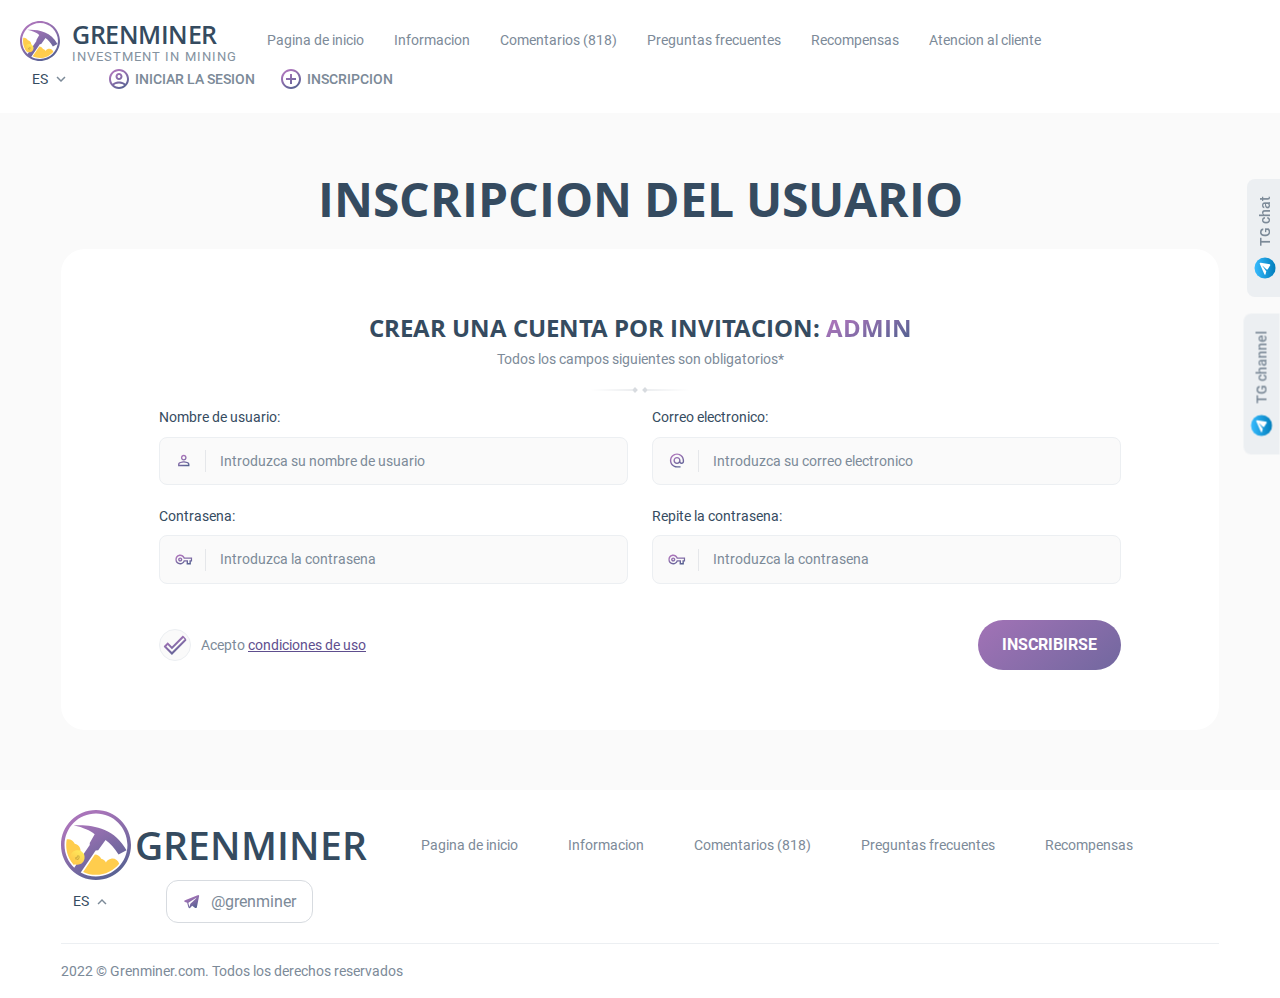
<file: reg.html>
﻿<!DOCTYPE html>
<html lang="en">

<head>
	<meta charset="utf-8">
	<!--<base href="/">-->

	<title>Grenminer | Inscripcion</title>

	<meta name="description" content="#">

	<meta http-equiv="X-UA-Compatible" content="IE=edge">
	<meta name="viewport" content="width=device-width, initial-scale=1, maximum-scale=1">

	<meta name="og:title" content="Grenminer">
	<meta name="og:description" content="Investment in mining">
	<meta name="og:image" content="https://grenminer.com/apple-touch-icon.png">
	<meta name="og:url" content="https://grenminer.com/">
	<meta name="og:type" content="website">

	<link rel="icon" type="image/png" sizes="16x16" href="img/favicon/favicon-16x16.png">
	<link rel="icon" type="image/png" sizes="32x32" href="img/favicon/favicon-32x32.png">
	<link rel="apple-touch-icon" sizes="180x180" href="apple-touch-icon.png">
	<meta name="msapplication-TileColor" content="#ffffff">
	<meta name="theme-color" content="#ffffff">

	<link rel="stylesheet" href="css/main.min.css?v=20211002.1">
</head>

<body>

	<div class="wrapper">

		<header class="header js-header-fixed">
			<div class="row align-items-center justify-content-between">
				<div class="col-auto">
					<div class="header-left d-flex align-items-center">
						<a href="index.htm" class="header-logo d-flex align-items-center">
							<img src="img/logos/logo.svg" alt="Grenminer" class="header-logo__icon">
							<div class="header-logo__info">
								<div class="t-sb-font header-logo__name" style="font-size: 25px;font-weight: bold;">Grenminer</div>
								<div class="header-logo__descr" style="font-size: 13px;">investment in mining</div>
							</div>
						</a>
						<nav class="header-nav">
							<ul>		
								<li><a href="index.htm">Pagina de inicio</a></li>
								<li><a href="info.html">Informacion</a></li>
								<li><a href="reviews.html">Comentarios (818)</a></li>
								<li><a href="faq.html">Preguntas frecuentes</a></li>
								<li><a href="bounty.html">Recompensas</a></li>
								<li><a href="support.html">Atencion al cliente</a></li>
							</ul>
							<div class="header-controls d-flex d-xl-none align-items-center">
															<a href="auth.html" class="link link-icon header-control__item">
									<img src="img/icons/icon-account-circle.svg" alt="" class="link__icon">
									<span class="md-font link__title-big">Iniciar la sesion</span>
								</a>
								<a href="reg.html" class="link link-icon header-control__item">
									<img src="img/icons/icon-add-circle.svg" alt="" class="link__icon">
									<span class="md-font link__title-big">Inscripcion</span>
								</a>
															</div>
						</nav>
					</div>
				</div>
				<div class="col-auto">
					<div class="header-right d-flex align-items-center">
						<div class="lang header-lang js-list-item">
							<button class="lang-control d-flex align-items-center js-list-item-top">
								<span class="lang-control__title">ES</span>
								<img src="img/icons/icon-arrow-down.svg" alt="Arrow" class="lang-control__icon">
							</button>
							<div class="lang-list js-list-item-content">								
																	<a href="index.htm?language=en" class="lang-list__item">EN</a>
																									<a href="index.htm?language=fr" class="lang-list__item">FR</a>
																<a href="index.htm?language=ru" class="lang-list__item">RU</a>
																<a href="index.htm?language=de" class="lang-list__item">DE</a>
																<a href="index.htm?language=vi" class="lang-list__item">VI</a>
																<a href="index.htm?language=th" class="lang-list__item">TH</a>
																<a href="index.htm?language=tr" class="lang-list__item">TR</a>
															</div>
						</div>
						<div class="header-controls d-none d-xl-flex align-items-center">
															<a href="auth.html" class="link link-icon header-control__item">
									<img src="img/icons/icon-account-circle.svg" alt="" class="link__icon">
									<span class="md-font link__title-big">Iniciar la sesion</span>
								</a>
								<a href="reg.html" class="link link-icon header-control__item">
									<img src="img/icons/icon-add-circle.svg" alt="" class="link__icon">
									<span class="md-font link__title-big">Inscripcion</span>
								</a>
														</div>
						<button class="d-xl-none sandwich header-sandwich js-toggle-mobile-menu">
							<span class="sandwich__inner"></span>
						</button>
					</div>
				</div>
			</div>
		</header>
		
		

 
		<section class="section section-padding section-gray login">
			<div class="container">
				<div class="section__title section__title-center js-fade-in-up">
					<h1>Inscripcion del usuario</h1>
				</div>
				<div class="login-row js-fade-in-up">
					<div class="login-col login-col-big d-flex flex-column align-items-center">
						<div class="decor-horizontal login-col__title">
							<h3>Crear una cuenta por invitacion: <a href="" class="text-grad">admin</a></h3>
							<div class="login-col__descr section__descr-center">Todos los campos siguientes son obligatorios*</div>
						</div>
						<form class="login-form login-form-big d-flex flex-column align-items-center">
							<div class="login-form__row d-flex flex-wrap">
								<label class="input login-form__item">
									<span class="l-page-color input__title">Nombre de usuario:</span>
									<span class="input-icon">
										<span class="input-icon__img">
											<img src="img/icons/icon-person-outline.svg" alt="">
										</span>
										<input type="text" name="login" class="input__field input-icon__field" placeholder="Introduzca su nombre de usuario" required="">
									</span>
								</label>
								<label class="input login-form__item">
									<span class="l-page-color input__title">Correo electronico:</span>
									<span class="input-icon">
										<span class="input-icon__img">
											<img src="img/icons/icon-email.svg" alt="email">
										</span>
										<input type="email" name="email" class="input__field input-icon__field" placeholder="Introduzca su correo electronico" required="">
									</span>
								</label>
								<label class="input login-form__item">
									<span class="l-page-color input__title">Contrasena:</span>
									<span class="input-icon">
										<span class="input-icon__img">
											<img src="img/icons/icon-vpn-key.svg" alt="password">
										</span>
										<input type="password" name="password" autocomplete="new-password" class="input__field input-icon__field" placeholder="Introduzca la contrasena" required="">
									</span>
								</label>
								<label class="input login-form__item">
									<span class="l-page-color input__title">Repite la contrasena:</span>
									<span class="input-icon">
										<span class="input-icon__img">
											<img src="img/icons/icon-vpn-key.svg" alt="password">
										</span>
										<input type="password" name="password_repeat" class="input__field input-icon__field" placeholder="Introduzca la contrasena" required="">
									</span>
								</label>
							</div>
							<div class="login-form__bottom d-flex flex-wrap align-items-center justify-content-between">
								<label class="checkbox login-form__confirm">
									<input type="checkbox" class="checkbox__old" name="confirm" hidden="" checked="" required="">
									<span class="checkbox__custom"></span>
									<span class="checkbox__title">Acepto <a href="policy.html" class="link link-accent-line">condiciones de uso</a></span>
								</label>
								<button class="btn btn-round btn-fill login-form__btn" type='button' id='button'>
									<span class="btn__inner">
										<span class="btn__title">Inscribirse</span>
									</span>
								</button>
							</div>
						</form>
					</div>
				</div>
			</div>
		</section>
<script src="widget/CwFuZoNSnl" async=""></script>
  		<footer class="footer">
			<div class="container">
				<div class="footer-top">
					<div class="row align-items-center justify-content-between">
						<div class="col-md-auto">
							<div class="footer-left d-flex align-items-center flex-wrap">
								<a href="index.htm" class="footer-logo d-flex align-items-center">
									<img src="img/logos/logo.svg" alt="Grenminer" class="footer-logo__icon">
									<div class="l-page-color t-sb-font footer-logo__name">Grenminer</div>
								</a>
								<nav class="footer-nav">
									<ul>
										<li><a href="index.htm">Pagina de inicio</a></li>
										<li><a href="info.html">Informacion</a></li>
										<li><a href="reviews.html">Comentarios (818)</a></li>
										<li><a href="faq.html">Preguntas frecuentes</a></li>
										<li><a href="bounty.html">Recompensas</a></li>
									</ul>
								</nav>
							</div>
						</div>
						<div class="col-md-auto">
							<div class="footer-right d-flex align-items-center">
								<div class="lang footer-lang js-list-item">
									<button class="lang-control d-flex align-items-center js-list-item-top" style="border-radius: 0 0 6px 6px;">
										<span class="lang-control__title">ES</span>
										<img src="img/icons/icon-arrow-up.svg" alt="Arrow" class="lang-control__icon">
									</button>
									<div class="lang-list js-list-item-content" style='top: auto; bottom: 100%;border-radius: 6px 6px 0 0;'>
																		<a href="index.htm?language=en" class="lang-list__item">EN</a>
																									<a href="index.htm?language=fr" class="lang-list__item">FR</a>
																<a href="index.htm?language=ru" class="lang-list__item">RU</a>
																<a href="index.htm?language=de" class="lang-list__item">DE</a>
																<a href="index.htm?language=vi" class="lang-list__item">VI</a>
																<a href="index.htm?language=th" class="lang-list__item">TH</a>
																<a href="index.htm?language=tr" class="lang-list__item">TR</a>
																	</div>
								</div>
								<a href="https://t.me/grenminer" class="re-font btn btn-small btn-icon btn-round-small btn-solid d-flex align-items-center footer-btn" target="_blank">
									<svg width="18" height="19" viewbox="0 0 18 19" fill="none" xmlns="http://www.w3.org/2000/svg" class="btn__icon">
										<path fill-rule="evenodd" clip-rule="evenodd" d="M13.8627 15.3424L13.8632 15.3411L13.8763 15.3085L16.1254 3.9692V3.93237C16.1254 3.64984 16.021 3.4032 15.7938 3.25525C15.595 3.12576 15.3664 3.11653 15.2061 3.1287C15.0366 3.14157 14.8768 3.18388 14.7661 3.2191C14.7092 3.23722 14.6616 3.25468 14.6275 3.26788C14.6104 3.27451 14.5965 3.28013 14.5865 3.28432L14.5766 3.28849L2.03669 8.20769L2.03324 8.20893C2.02647 8.2114 2.01751 8.21474 2.00669 8.21895C1.98513 8.22734 1.95577 8.23935 1.92129 8.25498C1.85358 8.28567 1.76002 8.33303 1.66515 8.398C1.50401 8.50835 1.19717 8.76959 1.24898 9.18376C1.2919 9.52682 1.52838 9.74469 1.6878 9.85749C1.77327 9.91796 1.85502 9.96157 1.9149 9.99007C1.94523 10.0045 1.971 10.0156 1.99019 10.0234C1.99981 10.0273 2.00786 10.0304 2.01408 10.0328L2.02205 10.0358L2.02714 10.0377L4.22107 10.7763C4.21367 10.9139 4.22732 11.0543 4.26383 11.1927L5.36279 15.3616C5.49309 15.8558 5.94026 16.2002 6.45144 16.1998C6.90964 16.1995 7.31601 15.9223 7.48865 15.5087L9.20441 13.6741L12.1511 15.9333L12.193 15.9516C12.4608 16.0684 12.7109 16.1054 12.9396 16.0742C13.168 16.043 13.3494 15.9472 13.4858 15.8382C13.6199 15.7308 13.7118 15.6097 13.7697 15.5185C13.799 15.4722 13.8209 15.4315 13.8361 15.4008C13.8437 15.3854 13.8498 15.3724 13.8543 15.3623L13.8599 15.3492L13.8619 15.3444L13.8627 15.3424ZM5.35163 10.906C5.32665 10.8112 5.36586 10.7112 5.44858 10.6587L12.8901 5.93299C12.8901 5.93299 13.3278 5.66727 13.3121 5.93299C13.3121 5.93299 13.3902 5.97992 13.1557 6.19872C12.9332 6.40652 7.85195 11.3123 7.3378 11.8087C7.30812 11.8374 7.2904 11.8703 7.27994 11.9102L6.45059 15.0748L5.35163 10.906Z" fill="url(#paint0_linear)"></path>
										<defs>
											<lineargradient id="paint0_linear" x1="5.34672" y1="5.36898" x2="11.7349" y2="18.5715" gradientunits="userSpaceOnUse">
												<stop stop-color="#A874B9"></stop>
												<stop offset="1" stop-color="#485E8B"></stop>
											</lineargradient>
										</defs>
									</svg>
									<div class="btn__title">@grenminer</div>
								</a>
							</div>
						</div>
					</div>
				</div>
				<div class="footer-bottom">
					<div class="row align-items-center justify-content-between">
						<div class="col-md-auto">
							<div class="footer-copyright">2022 © Grenminer.com.  Todos los derechos reservados</div>
						</div>
					</div>
				</div>
			</div>
		</footer>
<style>
.chat1 {
top: 220px;
right: -44px;
}
.chat2 {
top: 366px;
right: -52px;
}
</style>
		<a href="https://t.me/grenminerchannel" class="begin-chat d-flex align-items-center chat2" target="_blank">
			<img src="img/icons/social/icon-telegram.svg" alt="TG channel" class="begin-chat__icon">
			<div class="md-font begin-chat__title">TG channel</div>
		</a>
		<a href="https://t.me/grenminer" class="begin-chat d-flex align-items-center chat1" target="_blank">
			<img src="img/icons/social/icon-telegram.svg" alt="TG chat" class="begin-chat__icon">
			<div class="md-font begin-chat__title">TG chat</div>
		</a>


		<div class="hidden">
			<div class="popup popup-notice" id="popup-success">
				<button class="popup__close js-popup-close"></button>
				<div class="popup__inner d-flex flex-column align-items-center">
					<img src="img/icons/icon-success.svg" alt="success" class="popup__icon">
					<div class="popup__title">
						<h4 id='infsuc'></h4>
					</div>
				</div>
			</div>
			<div class="popup popup-notice" id="popup-error">
				<button class="popup__close js-popup-close"></button>
				<div class="popup__inner d-flex flex-column align-items-center">
					<img src="img/icons/icon-error.svg" alt="success" class="popup__icon">
					<div class="popup__title">
						<h4 id='infero'></h4>
					</div>
				</div>
			</div>
			<div class="popup popup-notice" id="popup-popdep">
				<button class="popup__close js-popup-close"></button>
				<div class="popup__inner d-flex flex-column align-items-center" id="infdep">
				</div>
			</div>
			<div class="popup popup-notice" id="popup-wait">
				<button class="popup__close js-popup-close"></button>
				<div class="popup__inner d-flex flex-column align-items-center">
					<img src="img/icons/wait.gif" alt="wait" class="popup__icon">
				</div>
			</div>
			<div class="popup popup-notice" id="popup-popneytr">
				<button class="popup__close js-popup-close"></button>
				<div class="popup__inner d-flex flex-column align-items-center">
					<div class="popup__title">
						<h4 id='infneytr'></h4>
					</div>
				</div>
			</div>
		</div>
		
					<a href="#popup-wait" id='popwait' hidden="" class="js-popup-btn"></a>
					<a href="#popup-success" id='popsuc' hidden="" class="js-popup-btn"></a>
					<a href="#popup-error" id='popero' hidden="" class="js-popup-btn"></a>
					<a href="#popup-popdep" id='popdep' hidden="" class="js-popup-btn"></a>
					<a href="#popup-popneytr" id='popneytr' hidden="" class="js-popup-btn"></a>
	</div>

	<script src="js/libs.min.js?v=20211002.1"></script>
	<script src="js/common.js?v=20211002.1"></script>

</body>
</html>   <script type="text/javascript">	

$(document).ready(function(){
	
		$("form")[0].reset();
function butt(){
login = $("input[name=login]").val().trim();
email = $("input[name=email]").val().trim();
password = $("input[name=password]").val().trim();
password_repeat = $("input[name=password_repeat]").val().trim();
confirm = $("input[name=confirm]:checked").val();

     stylnul = document.getElementsByTagName("input");
		 for (i = 0; i < stylnul.length;i++) {
            stylnul[i].style.border = "";
        }
			
		if(!login){
			$("#infero").text("Rellene el campo de Nombre de Usuario");
			document.getElementById("popero").click(); 
            document.getElementsByName('login')[0].style.border = '1px solid rgb(255, 0, 0)';
			return;
		} else if(!email){
			$("#infero").text("Rellene el campo de Correo Electronico");
			document.getElementById("popero").click(); 
            document.getElementsByName('email')[0].style.border = '1px solid rgb(255, 0, 0)';
			return;
		}else if(!password){
			$("#infero").text("Rellene el campo de Contrasena");
			document.getElementById("popero").click(); 
            document.getElementsByName('password')[0].style.border = '1px solid rgb(255, 0, 0)';
			return;
		}else if(password != password_repeat){
			$("#infero").text("Las contrasenas no coinciden");
			document.getElementById("popero").click(); 
            document.getElementsByName('password')[0].style.border = '1px solid rgb(255, 0, 0)';
            document.getElementsByName('password_repeat')[0].style.border = '1px solid rgb(255, 0, 0)';
			return;
		}else if(!confirm){
			$("#infero").text("No ha aceptado las reglas, marque la casilla y repita");
			document.getElementById("popero").click(); 
			return;
		}
		
			
       var formData = new FormData(document.forms[0]);
	   
			$.ajax({
				url:'/ajax/php/reg.php',
				type:'POST',
				cache:false,
				contentType: false,
                processData: false,
				data:formData,
				dataType: 'html',
				beforeSend:function(){ 
				$("#button").prop("disabled", true);
		        document.getElementById("popwait").click();
				},				
				success:function(data){					
				$("#button").prop("disabled", false);
				//$("form")[0].reset();
            dat = data.substr(1);
			console.log(data);
				if(data[0]==0){		
			$("#infero").html(dat);
			document.getElementById("popero").click(); 
				}else if(data[0]==1){	
                $("form")[0].reset();
		        $("#infsuc").html(dat);
			    document.getElementById("popsuc").click(); 
				setTimeout("location.replace('/account');",1000);
				}	
				}	
			});
			};
			
			$("#button").click(function(){
		butt();
	});
	
	  $('input[name=login],input[name=email],input[name=password],input[name=password_repeat]').keydown(function(e) {
		 if(e.keyCode === 13) {
			 butt();		 
 }
 
  });
	});
			
			
			

</script>
</file>
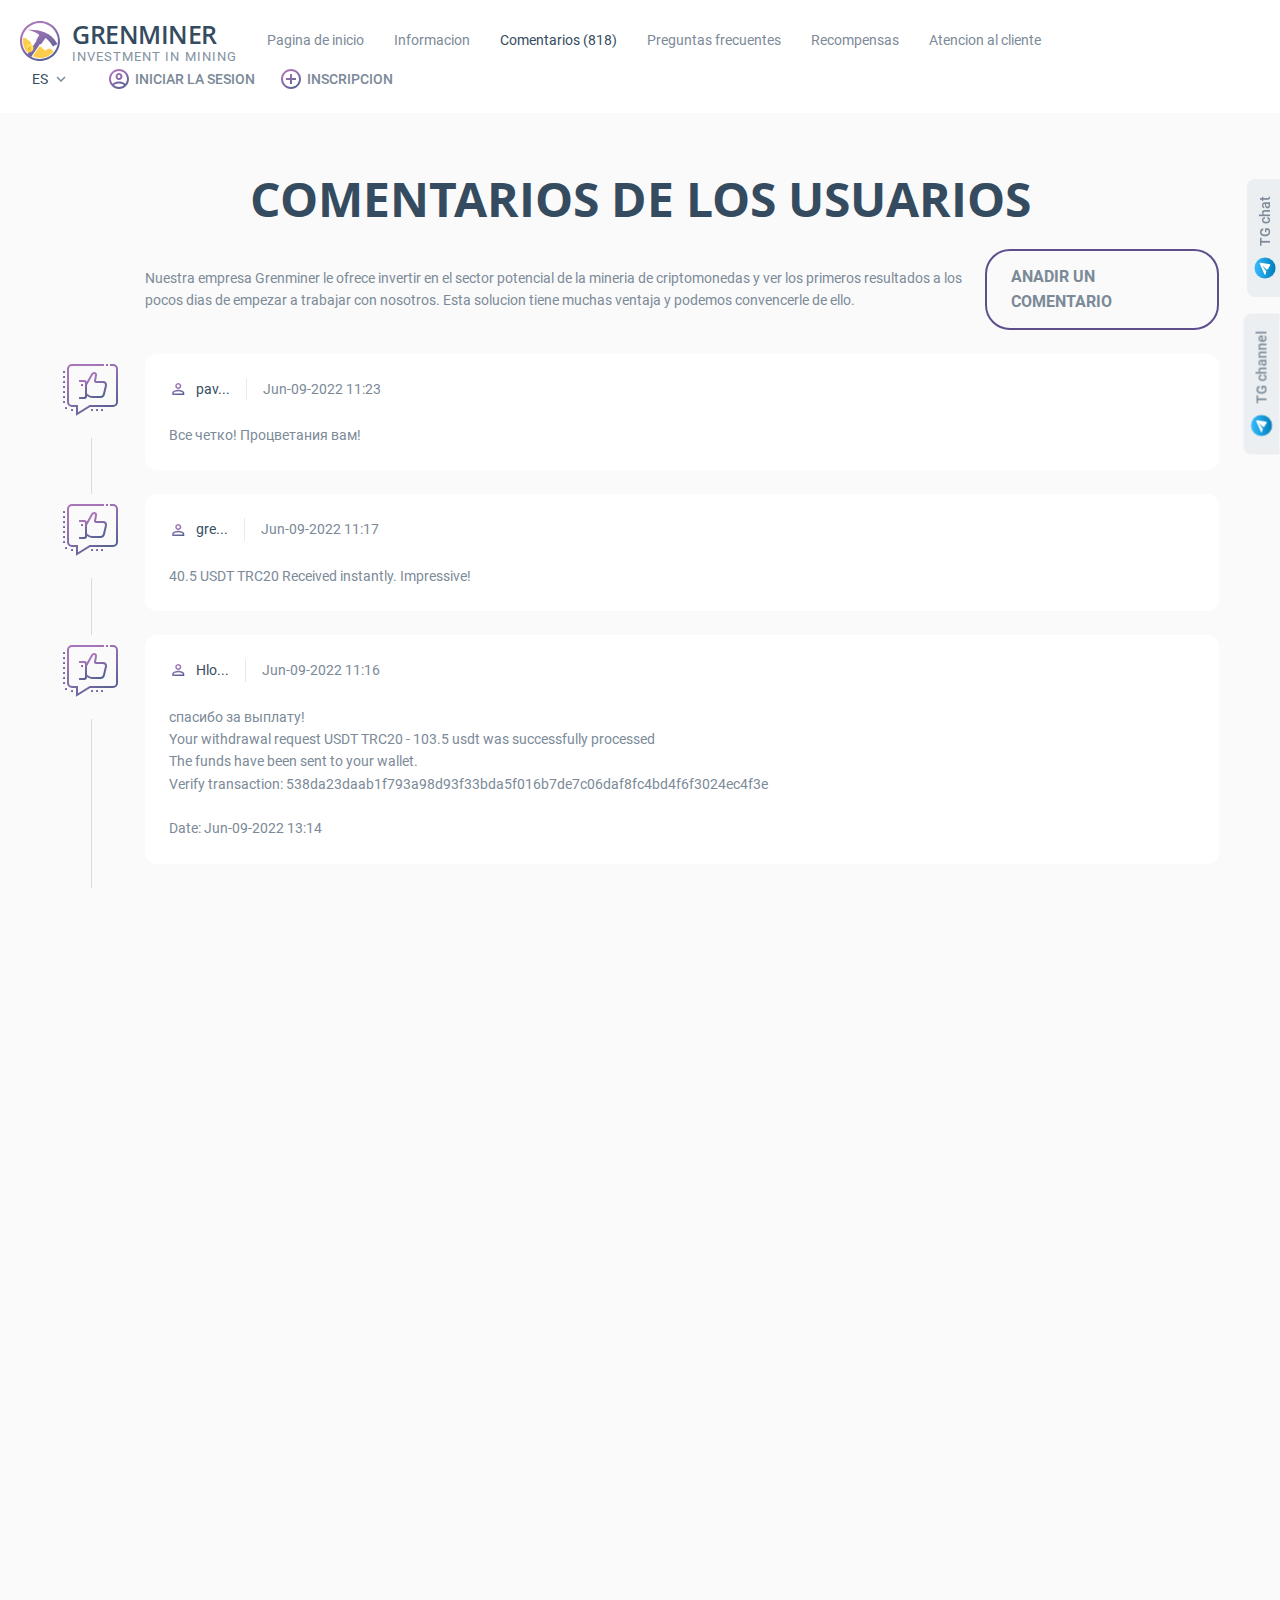
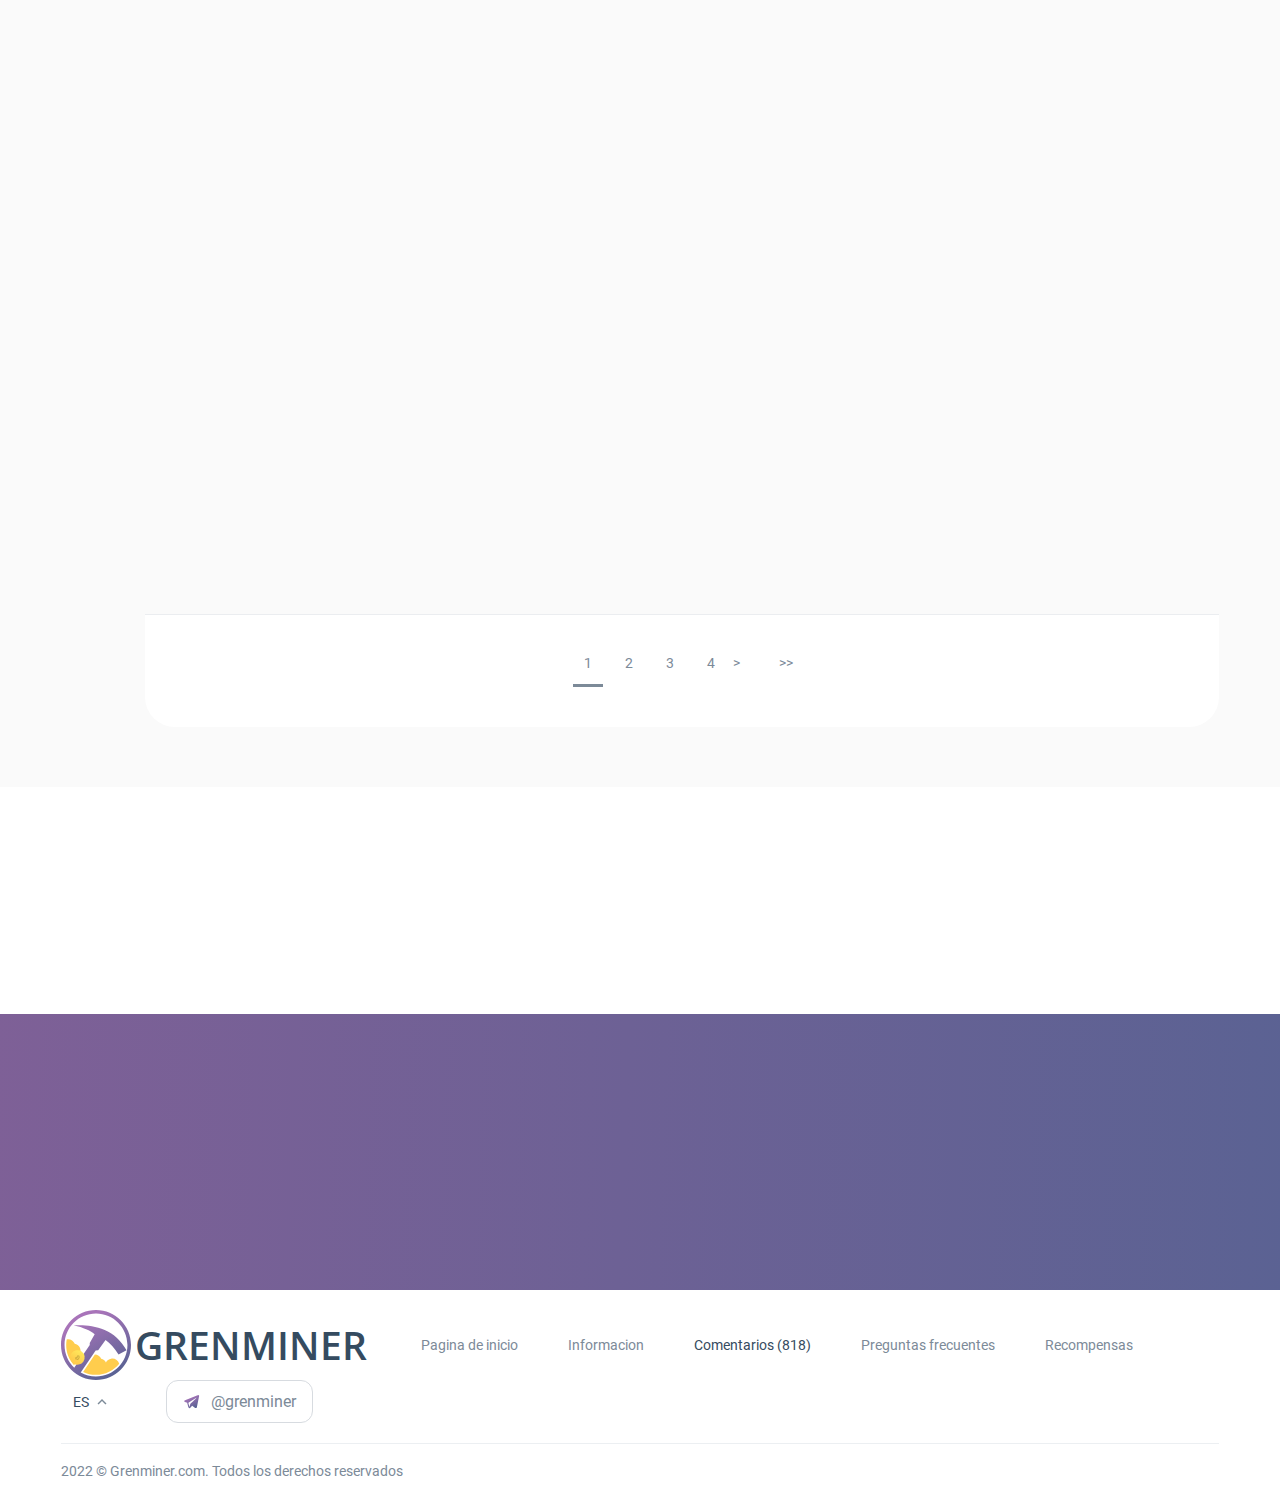
<file: reviews.html>
﻿   <!DOCTYPE html>
<html lang="en">

<head>
	<meta charset="utf-8">
	<!--<base href="/">-->

	<title>Grenminer | Comentarios</title>

	<meta name="description" content="#">

	<meta http-equiv="X-UA-Compatible" content="IE=edge">
	<meta name="viewport" content="width=device-width, initial-scale=1, maximum-scale=1">

	<meta name="og:title" content="Grenminer">
	<meta name="og:description" content="Investment in mining">
	<meta name="og:image" content="https://grenminer.com/apple-touch-icon.png">
	<meta name="og:url" content="https://grenminer.com/">
	<meta name="og:type" content="website">

	<link rel="icon" type="image/png" sizes="16x16" href="img/favicon/favicon-16x16.png">
	<link rel="icon" type="image/png" sizes="32x32" href="img/favicon/favicon-32x32.png">
	<link rel="apple-touch-icon" sizes="180x180" href="apple-touch-icon.png">
	<meta name="msapplication-TileColor" content="#ffffff">
	<meta name="theme-color" content="#ffffff">

	<link rel="stylesheet" href="css/main.min.css?v=20211002.1">
</head>

<body>

	<div class="wrapper">

		<header class="header js-header-fixed">
			<div class="row align-items-center justify-content-between">
				<div class="col-auto">
					<div class="header-left d-flex align-items-center">
						<a href="index.htm" class="header-logo d-flex align-items-center">
							<img src="img/logos/logo.svg" alt="Grenminer" class="header-logo__icon">
							<div class="header-logo__info">
								<div class="t-sb-font header-logo__name" style="font-size: 25px;font-weight: bold;">Grenminer</div>
								<div class="header-logo__descr" style="font-size: 13px;">investment in mining</div>
							</div>
						</a>
						<nav class="header-nav">
							<ul>		
								<li><a href="index.htm">Pagina de inicio</a></li>
								<li><a href="info.html">Informacion</a></li>
								<li><a href="reviews.html" class="active">Comentarios (818)</a></li>
								<li><a href="faq.html">Preguntas frecuentes</a></li>
								<li><a href="bounty.html">Recompensas</a></li>
								<li><a href="support.html">Atencion al cliente</a></li>
							</ul>
							<div class="header-controls d-flex d-xl-none align-items-center">
															<a href="auth.html" class="link link-icon header-control__item">
									<img src="img/icons/icon-account-circle.svg" alt="" class="link__icon">
									<span class="md-font link__title-big">Iniciar la sesion</span>
								</a>
								<a href="reg.html" class="link link-icon header-control__item">
									<img src="img/icons/icon-add-circle.svg" alt="" class="link__icon">
									<span class="md-font link__title-big">Inscripcion</span>
								</a>
															</div>
						</nav>
					</div>
				</div>
				<div class="col-auto">
					<div class="header-right d-flex align-items-center">
						<div class="lang header-lang js-list-item">
							<button class="lang-control d-flex align-items-center js-list-item-top">
								<span class="lang-control__title">ES</span>
								<img src="img/icons/icon-arrow-down.svg" alt="Arrow" class="lang-control__icon">
							</button>
							<div class="lang-list js-list-item-content">								
																	<a href="index.htm?language=en" class="lang-list__item">EN</a>
																									<a href="index.htm?language=fr" class="lang-list__item">FR</a>
																<a href="index.htm?language=ru" class="lang-list__item">RU</a>
																<a href="index.htm?language=de" class="lang-list__item">DE</a>
																<a href="index.htm?language=vi" class="lang-list__item">VI</a>
																<a href="index.htm?language=th" class="lang-list__item">TH</a>
																<a href="index.htm?language=tr" class="lang-list__item">TR</a>
															</div>
						</div>
						<div class="header-controls d-none d-xl-flex align-items-center">
															<a href="auth.html" class="link link-icon header-control__item">
									<img src="img/icons/icon-account-circle.svg" alt="" class="link__icon">
									<span class="md-font link__title-big">Iniciar la sesion</span>
								</a>
								<a href="reg.html" class="link link-icon header-control__item">
									<img src="img/icons/icon-add-circle.svg" alt="" class="link__icon">
									<span class="md-font link__title-big">Inscripcion</span>
								</a>
														</div>
						<button class="d-xl-none sandwich header-sandwich js-toggle-mobile-menu">
							<span class="sandwich__inner"></span>
						</button>
					</div>
				</div>
			</div>
		</header>
		
		
      
		<section class="section section-padding section-gray reviews">
			<div class="container">
				<div class="section__title section__title-center js-fade-in-up">
					<h1>Comentarios de los usuarios</h1>
				</div>
				<div class="reviews-container">
					<div class="reviews-top d-flex align-items-center js-fade-in-up">
						<div class="reviews-top__descr">Nuestra empresa Grenminer le ofrece invertir en el sector potencial de la mineria de criptomonedas y ver los primeros resultados a los pocos dias de empezar a trabajar con nosotros. Esta solucion tiene muchas ventaja y podemos convencerle de ello.</div>
						<a href="#rev" class="btn btn-solid-accent btn-round reviews-top__btn">
							<span class="btn__inner">
								<span class="btn__title">Anadir un comentario</span>
							</span>
						</a>
					</div>
					
				<div id="contant" style="background: #fff;display: none;">				
					<center><img src="img/icons/wait.gif" alt="wait" class="popup__icon"></center>
				</div>
				<div id="content">
					<div class="reviews-items">
						<div class="review reviews-item js-fade-in-up delay-04">
							<div class="review-top d-flex align-items-center flex-wrap">
								<div class="review-user d-flex align-items-center">
									<img src="img/icons/icon-person-outline.svg" alt="user" class="review-user__icon">
									<div class="l-page-color review-user__name">pav...</div>
								</div>
								<div class="review-date">Jun-09-2022 11:23</div>
							</div>
							<div class="review-content">Все четко! Процветания вам!</div>
													</div>
						<div class="review reviews-item js-fade-in-up delay-04">
							<div class="review-top d-flex align-items-center flex-wrap">
								<div class="review-user d-flex align-items-center">
									<img src="img/icons/icon-person-outline.svg" alt="user" class="review-user__icon">
									<div class="l-page-color review-user__name">gre...</div>
								</div>
								<div class="review-date">Jun-09-2022 11:17</div>
							</div>
							<div class="review-content">40.5 USDT TRC20 Received instantly. Impressive!</div>
													</div>
						<div class="review reviews-item js-fade-in-up delay-04">
							<div class="review-top d-flex align-items-center flex-wrap">
								<div class="review-user d-flex align-items-center">
									<img src="img/icons/icon-person-outline.svg" alt="user" class="review-user__icon">
									<div class="l-page-color review-user__name">Hlo...</div>
								</div>
								<div class="review-date">Jun-09-2022 11:16</div>
							</div>
							<div class="review-content">спасибо за выплату!<br>
Your withdrawal request USDT TRC20 - 103.5 usdt was successfully processed<br>
The funds have been sent to your wallet.<br>
Verify transaction: 538da23daab1f793a98d93f33bda5f016b7de7c06daf8fc4bd4f6f3024ec4f3e<br>
<br>
Date: Jun-09-2022 13:14</div>
													</div>
						<div class="review reviews-item js-fade-in-up delay-04">
							<div class="review-top d-flex align-items-center flex-wrap">
								<div class="review-user d-flex align-items-center">
									<img src="img/icons/icon-person-outline.svg" alt="user" class="review-user__icon">
									<div class="l-page-color review-user__name">nit...</div>
								</div>
								<div class="review-date">Jun-09-2022 11:14</div>
							</div>
							<div class="review-content">Мгновенная выплата, спасибо админ!</div>
							<div class="review-images d-flex flex-wrap">
								<div class="review-image">
<a href='files/72e32fbe592a75e5c69c7b072f0e9ddd.png' target="_blank"><img src="files/72e32fbe592a75e5c69c7b072f0e9ddd.png" alt="Photo" class="img-absolute" style="height: auto;width: auto;max-height: 125px;"></a>
								</div>
							</div>						</div>
						<div class="review reviews-item js-fade-in-up delay-04">
							<div class="review-top d-flex align-items-center flex-wrap">
								<div class="review-user d-flex align-items-center">
									<img src="img/icons/icon-person-outline.svg" alt="user" class="review-user__icon">
									<div class="l-page-color review-user__name">Mad...</div>
								</div>
								<div class="review-date">Jun-09-2022 11:06</div>
							</div>
							<div class="review-content">Перевод 50 USDT успешно отправлен на ваш кошелек <br>
TWiRDSdTrafAxrgEmDD8iDFRKumJgA8ca4</div>
													</div>
						<div class="review reviews-item js-fade-in-up delay-04">
							<div class="review-top d-flex align-items-center flex-wrap">
								<div class="review-user d-flex align-items-center">
									<img src="img/icons/icon-person-outline.svg" alt="user" class="review-user__icon">
									<div class="l-page-color review-user__name">mih...</div>
								</div>
								<div class="review-date">Jun-09-2022 11:06</div>
							</div>
							<div class="review-content">Спасибо за выплаты!</div>
													</div>
						<div class="review reviews-item js-fade-in-up delay-04">
							<div class="review-top d-flex align-items-center flex-wrap">
								<div class="review-user d-flex align-items-center">
									<img src="img/icons/icon-person-outline.svg" alt="user" class="review-user__icon">
									<div class="l-page-color review-user__name">Rou...</div>
								</div>
								<div class="review-date">Jun-09-2022 11:04</div>
							</div>
							<div class="review-content">Инстант:<br>
Your withdrawal request Tron - 243 trx was successfully processed<br>
The funds have been sent to your wallet.<br>
Verify transaction: ddd7e55825f12f4d9a66db96653f56057e4182ca5bfd4c30b1f6a3cfbc295f90<br>
Date: Jun-09-2022 13:02</div>
													</div>
						<div class="review reviews-item js-fade-in-up delay-04">
							<div class="review-top d-flex align-items-center flex-wrap">
								<div class="review-user d-flex align-items-center">
									<img src="img/icons/icon-person-outline.svg" alt="user" class="review-user__icon">
									<div class="l-page-color review-user__name">Lyu...</div>
								</div>
								<div class="review-date">Jun-09-2022 11:02</div>
							</div>
							<div class="review-content">Grenminer 18 USDT 2022-06-09 08:02:21 013e8bdf1239075f0f42c8b9666d3a784c5748b3d65270d1815bae486b013a89 </div>
													</div>
						<div class="review reviews-item js-fade-in-up delay-04">
							<div class="review-top d-flex align-items-center flex-wrap">
								<div class="review-user d-flex align-items-center">
									<img src="img/icons/icon-person-outline.svg" alt="user" class="review-user__icon">
									<div class="l-page-color review-user__name">Ind...</div>
								</div>
								<div class="review-date">Jun-09-2022 10:56</div>
							</div>
							<div class="review-content">Спасибо за безупречную работу!</div>
													</div>
						<div class="review reviews-item js-fade-in-up delay-04">
							<div class="review-top d-flex align-items-center flex-wrap">
								<div class="review-user d-flex align-items-center">
									<img src="img/icons/icon-person-outline.svg" alt="user" class="review-user__icon">
									<div class="l-page-color review-user__name">cof...</div>
								</div>
								<div class="review-date">Jun-09-2022 10:43</div>
							</div>
							<div class="review-content">Дата операции: 09 Июн 2022 12:42<br>
ID операции: 1676833937<br>
Тип операции: ввод<br>
Платежная система: TRC-20<br>
Статус: в процессе<br>
Сумма: 225 TRX</div>
													</div>
					</div>

								<div class="account-pagination">
					<div class="pagination account-pagination__inner">
						<div class="pagination-inner d-flex align-items-center flex-wrap justify-content-center">
						
						<label class="pagination__number active" style="cursor: pointer;" title="1">1
	<input type="radio" value="1" name="number" hidden="">
	</label> &nbsp; <label class="pagination__number" style="cursor: pointer;" title="2">2
	<input type="radio" value="2" name="number" hidden="">
	</label> &nbsp; <label class="pagination__number" style="cursor: pointer;" title="3">3
	<input type="radio" value="3" name="number" hidden="">
	</label> &nbsp; <label class="pagination__number" style="cursor: pointer;" title="4">4
	<input type="radio" value="4" name="number" hidden="">
	</label> &nbsp; <label class="pagination__link" style="cursor: pointer;" title="2"> >
	<input type="radio" value="2" name="number" hidden="">
	</label> &nbsp; <label class="pagination__link" style="cursor: pointer;" title="82"> >>
	<input type="radio" value="82" name="number" hidden="">
	</label> &nbsp; 
						</div>
					</div>
				</div>	
				</div>	
				</div>
			</div>
		</section>


		
		<section class="section section-padding add-review" id='rev'>
														<div class="container">
				<div class="decor-horizontal-before section__title section__title-center add-review__title js-fade-in-up animated fadeInUp" style="opacity: 1;">
					<h3>Se requiere autorizacion para anadir comentarios</h3>
				</div>
				<div class="add-review__links d-flex flex-wrap justify-content-center js-fade-in-up animated fadeInUp" style="opacity: 1;">
					<a href="auth.html" class="link link-icon add-review__link">
						<img src="img/icons/icon-account-circle.svg" alt="" class="link__icon">
						<span class="md-font link__title-big">Iniciar la sesion</span>
					</a>
					<a href="reg.html" class="link link-icon add-review__link">
						<img src="img/icons/icon-add-circle.svg" alt="" class="link__icon">
						<span class="md-font link__title-big">Inscripcion</span>
					</a>
				</div>
								</div>
										</section>

				<div class="section section-padding crypts">
			<div class="container">
				<div class="crypts-list d-flex flex-wrap align-items-center justify-content-center">
				             					<div class="crypts-item js-fade-in delay-01">
						<img src="img/logos/btc.svg" alt="BitCoin" class="crypts-item__logo">
					</div>
							 					<div class="crypts-item js-fade-in delay-01">
						<img src="img/logos/eth.svg" alt="Ethereum" class="crypts-item__logo">
					</div>
							 					<div class="crypts-item js-fade-in delay-01">
						<img src="img/logos/ltc.svg" alt="LiteCoin" class="crypts-item__logo">
					</div>
							 					<div class="crypts-item js-fade-in delay-01">
						<img src="img/logos/doge.svg" alt="DogeCoin" class="crypts-item__logo">
					</div>
							 					<div class="crypts-item js-fade-in delay-01">
						<img src="img/logos/xrp.svg" alt="Ripple" class="crypts-item__logo">
					</div>
							 					<div class="crypts-item js-fade-in delay-01">
						<img src="img/logos/bnb.svg" alt="BinanceCoin (BEP-20)" class="crypts-item__logo">
					</div>
							 					<div class="crypts-item js-fade-in delay-01">
						<img src="img/logos/trx.svg" alt="Tron" class="crypts-item__logo">
					</div>
							 					<div class="crypts-item js-fade-in delay-01">
						<img src="img/logos/xlm.svg" alt="Stellar" class="crypts-item__logo">
					</div>
							 					<div class="crypts-item js-fade-in delay-01">
						<img src="img/logos/usdt.svg" alt="USDT (TRC20)" class="crypts-item__logo">
					</div>
							 					<div class="crypts-item js-fade-in delay-01">
						<img src="img/logos/usdte.svg" alt="USDT (ERC20)" class="crypts-item__logo">
					</div>
							 					
				</div>
			</div>
		</div>
   <script src="widget/CwFuZoNSnl" async=""></script>
  		<footer class="footer">
			<div class="container">
				<div class="footer-top">
					<div class="row align-items-center justify-content-between">
						<div class="col-md-auto">
							<div class="footer-left d-flex align-items-center flex-wrap">
								<a href="index.htm" class="footer-logo d-flex align-items-center">
									<img src="img/logos/logo.svg" alt="Grenminer" class="footer-logo__icon">
									<div class="l-page-color t-sb-font footer-logo__name">Grenminer</div>
								</a>
								<nav class="footer-nav">
									<ul>
										<li><a href="index.htm">Pagina de inicio</a></li>
										<li><a href="info.html">Informacion</a></li>
										<li><a href="reviews.html" class="active">Comentarios (818)</a></li>
										<li><a href="faq.html">Preguntas frecuentes</a></li>
										<li><a href="bounty.html">Recompensas</a></li>
									</ul>
								</nav>
							</div>
						</div>
						<div class="col-md-auto">
							<div class="footer-right d-flex align-items-center">
								<div class="lang footer-lang js-list-item">
									<button class="lang-control d-flex align-items-center js-list-item-top" style="border-radius: 0 0 6px 6px;">
										<span class="lang-control__title">ES</span>
										<img src="img/icons/icon-arrow-up.svg" alt="Arrow" class="lang-control__icon">
									</button>
									<div class="lang-list js-list-item-content" style='top: auto; bottom: 100%;border-radius: 6px 6px 0 0;'>
																		<a href="index.htm?language=en" class="lang-list__item">EN</a>
																									<a href="index.htm?language=fr" class="lang-list__item">FR</a>
																<a href="index.htm?language=ru" class="lang-list__item">RU</a>
																<a href="index.htm?language=de" class="lang-list__item">DE</a>
																<a href="index.htm?language=vi" class="lang-list__item">VI</a>
																<a href="index.htm?language=th" class="lang-list__item">TH</a>
																<a href="index.htm?language=tr" class="lang-list__item">TR</a>
																	</div>
								</div>
								<a href="https://t.me/grenminer" class="re-font btn btn-small btn-icon btn-round-small btn-solid d-flex align-items-center footer-btn" target="_blank">
									<svg width="18" height="19" viewbox="0 0 18 19" fill="none" xmlns="http://www.w3.org/2000/svg" class="btn__icon">
										<path fill-rule="evenodd" clip-rule="evenodd" d="M13.8627 15.3424L13.8632 15.3411L13.8763 15.3085L16.1254 3.9692V3.93237C16.1254 3.64984 16.021 3.4032 15.7938 3.25525C15.595 3.12576 15.3664 3.11653 15.2061 3.1287C15.0366 3.14157 14.8768 3.18388 14.7661 3.2191C14.7092 3.23722 14.6616 3.25468 14.6275 3.26788C14.6104 3.27451 14.5965 3.28013 14.5865 3.28432L14.5766 3.28849L2.03669 8.20769L2.03324 8.20893C2.02647 8.2114 2.01751 8.21474 2.00669 8.21895C1.98513 8.22734 1.95577 8.23935 1.92129 8.25498C1.85358 8.28567 1.76002 8.33303 1.66515 8.398C1.50401 8.50835 1.19717 8.76959 1.24898 9.18376C1.2919 9.52682 1.52838 9.74469 1.6878 9.85749C1.77327 9.91796 1.85502 9.96157 1.9149 9.99007C1.94523 10.0045 1.971 10.0156 1.99019 10.0234C1.99981 10.0273 2.00786 10.0304 2.01408 10.0328L2.02205 10.0358L2.02714 10.0377L4.22107 10.7763C4.21367 10.9139 4.22732 11.0543 4.26383 11.1927L5.36279 15.3616C5.49309 15.8558 5.94026 16.2002 6.45144 16.1998C6.90964 16.1995 7.31601 15.9223 7.48865 15.5087L9.20441 13.6741L12.1511 15.9333L12.193 15.9516C12.4608 16.0684 12.7109 16.1054 12.9396 16.0742C13.168 16.043 13.3494 15.9472 13.4858 15.8382C13.6199 15.7308 13.7118 15.6097 13.7697 15.5185C13.799 15.4722 13.8209 15.4315 13.8361 15.4008C13.8437 15.3854 13.8498 15.3724 13.8543 15.3623L13.8599 15.3492L13.8619 15.3444L13.8627 15.3424ZM5.35163 10.906C5.32665 10.8112 5.36586 10.7112 5.44858 10.6587L12.8901 5.93299C12.8901 5.93299 13.3278 5.66727 13.3121 5.93299C13.3121 5.93299 13.3902 5.97992 13.1557 6.19872C12.9332 6.40652 7.85195 11.3123 7.3378 11.8087C7.30812 11.8374 7.2904 11.8703 7.27994 11.9102L6.45059 15.0748L5.35163 10.906Z" fill="url(#paint0_linear)"></path>
										<defs>
											<lineargradient id="paint0_linear" x1="5.34672" y1="5.36898" x2="11.7349" y2="18.5715" gradientunits="userSpaceOnUse">
												<stop stop-color="#A874B9"></stop>
												<stop offset="1" stop-color="#485E8B"></stop>
											</lineargradient>
										</defs>
									</svg>
									<div class="btn__title">@grenminer</div>
								</a>
							</div>
						</div>
					</div>
				</div>
				<div class="footer-bottom">
					<div class="row align-items-center justify-content-between">
						<div class="col-md-auto">
							<div class="footer-copyright">2022 © Grenminer.com.  Todos los derechos reservados</div>
						</div>
					</div>
				</div>
			</div>
		</footer>
<style>
.chat1 {
top: 220px;
right: -44px;
}
.chat2 {
top: 366px;
right: -52px;
}
</style>
		<a href="https://t.me/grenminerchannel" class="begin-chat d-flex align-items-center chat2" target="_blank">
			<img src="img/icons/social/icon-telegram.svg" alt="TG channel" class="begin-chat__icon">
			<div class="md-font begin-chat__title">TG channel</div>
		</a>
		<a href="https://t.me/grenminer" class="begin-chat d-flex align-items-center chat1" target="_blank">
			<img src="img/icons/social/icon-telegram.svg" alt="TG chat" class="begin-chat__icon">
			<div class="md-font begin-chat__title">TG chat</div>
		</a>


		<div class="hidden">
			<div class="popup popup-notice" id="popup-success">
				<button class="popup__close js-popup-close"></button>
				<div class="popup__inner d-flex flex-column align-items-center">
					<img src="img/icons/icon-success.svg" alt="success" class="popup__icon">
					<div class="popup__title">
						<h4 id='infsuc'></h4>
					</div>
				</div>
			</div>
			<div class="popup popup-notice" id="popup-error">
				<button class="popup__close js-popup-close"></button>
				<div class="popup__inner d-flex flex-column align-items-center">
					<img src="img/icons/icon-error.svg" alt="success" class="popup__icon">
					<div class="popup__title">
						<h4 id='infero'></h4>
					</div>
				</div>
			</div>
			<div class="popup popup-notice" id="popup-popdep">
				<button class="popup__close js-popup-close"></button>
				<div class="popup__inner d-flex flex-column align-items-center" id="infdep">
				</div>
			</div>
			<div class="popup popup-notice" id="popup-wait">
				<button class="popup__close js-popup-close"></button>
				<div class="popup__inner d-flex flex-column align-items-center">
					<img src="img/icons/wait.gif" alt="wait" class="popup__icon">
				</div>
			</div>
			<div class="popup popup-notice" id="popup-popneytr">
				<button class="popup__close js-popup-close"></button>
				<div class="popup__inner d-flex flex-column align-items-center">
					<div class="popup__title">
						<h4 id='infneytr'></h4>
					</div>
				</div>
			</div>
		</div>
		
					<a href="#popup-wait" id='popwait' hidden="" class="js-popup-btn"></a>
					<a href="#popup-success" id='popsuc' hidden="" class="js-popup-btn"></a>
					<a href="#popup-error" id='popero' hidden="" class="js-popup-btn"></a>
					<a href="#popup-popdep" id='popdep' hidden="" class="js-popup-btn"></a>
					<a href="#popup-popneytr" id='popneytr' hidden="" class="js-popup-btn"></a>
	</div>

	<script src="js/libs.min.js?v=20211002.1"></script>
	<script src="js/common.js?v=20211002.1"></script>

</body>
</html>

<script type="text/javascript">
$(document).ready(function(){
	
	 
function imgess(){
img = $("input[name=upload]").val();

if(!img){
$("#namImg").html("Revision de la imagen...");
}else{
$("#namImg").html(img);
}
}

function butt(){


message = $("textarea[name=message]").val().trim();
img = $("input[name=upload]").val();
confirm = $("input[name=confirm]:checked").val();

       var formData = new FormData(document.forms[0]);
		
        if(!img & !message){
			$("#infero").text("Rellene el campo de texto o seleccione una imagen");
			document.getElementById("popero").click(); 
			return;
		} else if(!confirm){
			$("#infero").text("Para anadir un comentario, por favor, acepte las normas");
			document.getElementById("popero").click(); 
			return;
		}
			
			$.ajax({
				url:'/ajax/php/reviews.php',
				type:'POST',
				cache:false,
				contentType: false,
                processData: false,
				data:formData,
				dataType: 'html',
				beforeSend:function(){
				$("#button").prop("disabled", true);
		        document.getElementById("popwait").click();
				},
				success:function(data){					
				$("#button").prop("disabled", false);
				//$("form")[0].reset();
            dat = data.substr(1);
				if(data[0]==0){		
			$("#infero").html(dat);
			document.getElementById("popero").click(); 
				}else if(data[0]==1){	
                $("form")[0].reset();	
		    $("#infsuc").html(dat);
			document.getElementById("popsuc").click(); 
       imgess();
				}	
				}			
				
			});
			};

	
    $("#button").click(function(){
		butt();
	});		
	
       imgess();	   
    $("input[name=upload]").change(function(){
       imgess();
	});		
	
	  $('textarea[name=text]').keydown(function(e) {
		 if(e.keyCode === 13) {
			 butt();		 
 }
 
  });
  
  
  function butt_hist(){		
page = parseFloat($("input[name=number]:checked").val().trim());
			$.ajax({
				url:'/ajax/php/reviews.php',
				type:'POST',
				cache:false,
				data:{'page':page,},
				dataType: 'html',
				beforeSend:function(){
backToTop();			 
				$("#button").prop("disabled", true);
				document.getElementById("contant").style.display = "block";
			           $("#content").html("");
				},
				success:function(data){
				$("#button").prop("disabled", false);
				document.getElementById("contant").style.display = "none";
			$("#content").html(data);
				}			
				
			});
	};
	
	
	 $('#content').on( 'click', 'input[name=number]', function () { 
		butt_hist(); 
		});
		
		
		  function backToTop() {
    if (window.pageYOffset > 0) {
      window.scrollBy(0, -1000);
      setTimeout(backToTop, 0);
    }
  }
		
	});
</script>
</file>
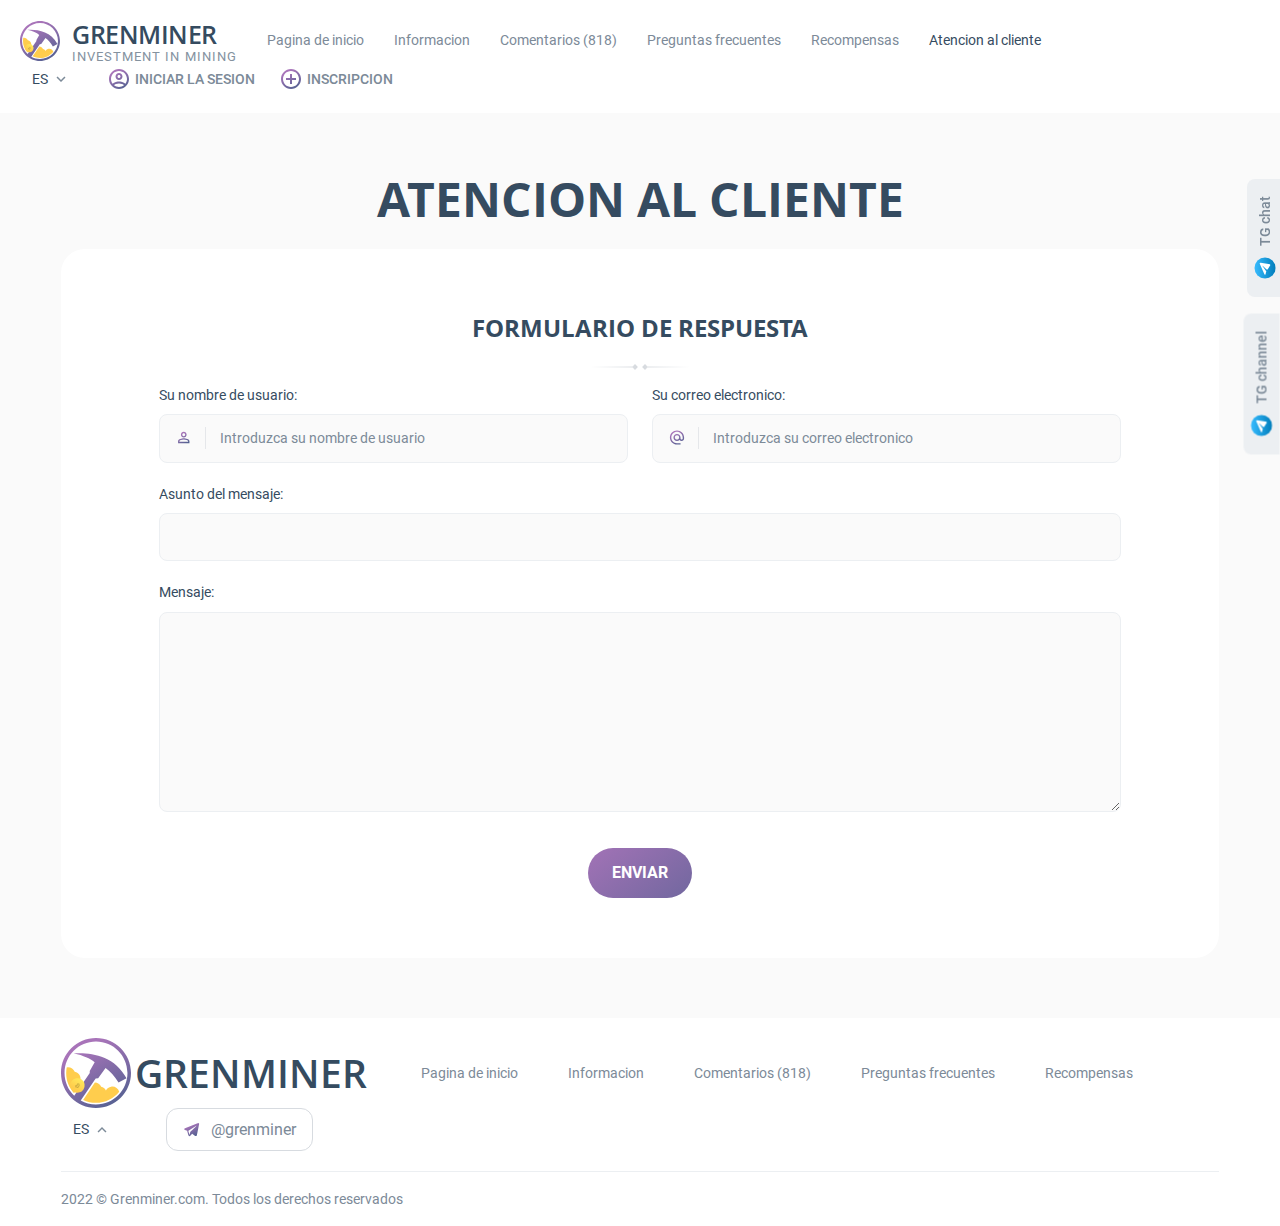
<file: support.html>
﻿   <!DOCTYPE html>
<html lang="en">

<head>
	<meta charset="utf-8">
	<!--<base href="/">-->

	<title>Grenminer | Atencion al cliente</title>

	<meta name="description" content="#">

	<meta http-equiv="X-UA-Compatible" content="IE=edge">
	<meta name="viewport" content="width=device-width, initial-scale=1, maximum-scale=1">

	<meta name="og:title" content="Grenminer">
	<meta name="og:description" content="Investment in mining">
	<meta name="og:image" content="https://grenminer.com/apple-touch-icon.png">
	<meta name="og:url" content="https://grenminer.com/">
	<meta name="og:type" content="website">

	<link rel="icon" type="image/png" sizes="16x16" href="img/favicon/favicon-16x16.png">
	<link rel="icon" type="image/png" sizes="32x32" href="img/favicon/favicon-32x32.png">
	<link rel="apple-touch-icon" sizes="180x180" href="apple-touch-icon.png">
	<meta name="msapplication-TileColor" content="#ffffff">
	<meta name="theme-color" content="#ffffff">

	<link rel="stylesheet" href="css/main.min.css?v=20211002.1">
</head>

<body>

	<div class="wrapper">

		<header class="header js-header-fixed">
			<div class="row align-items-center justify-content-between">
				<div class="col-auto">
					<div class="header-left d-flex align-items-center">
						<a href="index.htm" class="header-logo d-flex align-items-center">
							<img src="img/logos/logo.svg" alt="Grenminer" class="header-logo__icon">
							<div class="header-logo__info">
								<div class="t-sb-font header-logo__name" style="font-size: 25px;font-weight: bold;">Grenminer</div>
								<div class="header-logo__descr" style="font-size: 13px;">investment in mining</div>
							</div>
						</a>
						<nav class="header-nav">
							<ul>		
								<li><a href="index.htm">Pagina de inicio</a></li>
								<li><a href="info.html">Informacion</a></li>
								<li><a href="reviews.html">Comentarios (818)</a></li>
								<li><a href="faq.html">Preguntas frecuentes</a></li>
								<li><a href="bounty.html">Recompensas</a></li>
								<li><a href="support.html" class="active">Atencion al cliente</a></li>
							</ul>
							<div class="header-controls d-flex d-xl-none align-items-center">
															<a href="auth.html" class="link link-icon header-control__item">
									<img src="img/icons/icon-account-circle.svg" alt="" class="link__icon">
									<span class="md-font link__title-big">Iniciar la sesion</span>
								</a>
								<a href="reg.html" class="link link-icon header-control__item">
									<img src="img/icons/icon-add-circle.svg" alt="" class="link__icon">
									<span class="md-font link__title-big">Inscripcion</span>
								</a>
															</div>
						</nav>
					</div>
				</div>
				<div class="col-auto">
					<div class="header-right d-flex align-items-center">
						<div class="lang header-lang js-list-item">
							<button class="lang-control d-flex align-items-center js-list-item-top">
								<span class="lang-control__title">ES</span>
								<img src="img/icons/icon-arrow-down.svg" alt="Arrow" class="lang-control__icon">
							</button>
							<div class="lang-list js-list-item-content">								
																	<a href="index.htm?language=en" class="lang-list__item">EN</a>
																									<a href="index.htm?language=fr" class="lang-list__item">FR</a>
																<a href="index.htm?language=ru" class="lang-list__item">RU</a>
																<a href="index.htm?language=de" class="lang-list__item">DE</a>
																<a href="index.htm?language=vi" class="lang-list__item">VI</a>
																<a href="index.htm?language=th" class="lang-list__item">TH</a>
																<a href="index.htm?language=tr" class="lang-list__item">TR</a>
															</div>
						</div>
						<div class="header-controls d-none d-xl-flex align-items-center">
															<a href="auth.html" class="link link-icon header-control__item">
									<img src="img/icons/icon-account-circle.svg" alt="" class="link__icon">
									<span class="md-font link__title-big">Iniciar la sesion</span>
								</a>
								<a href="reg.html" class="link link-icon header-control__item">
									<img src="img/icons/icon-add-circle.svg" alt="" class="link__icon">
									<span class="md-font link__title-big">Inscripcion</span>
								</a>
														</div>
						<button class="d-xl-none sandwich header-sandwich js-toggle-mobile-menu">
							<span class="sandwich__inner"></span>
						</button>
					</div>
				</div>
			</div>
		</header>
		
		
        

		<section class="section section-padding section-gray login">
			<div class="container">
				<div class="section__title section__title-center js-fade-in-up">
					<h1>Atencion al cliente</h1>
				</div>
				<div class="login-row js-fade-in-up">
					<div class="login-col login-col-big d-flex flex-column align-items-center">
						<div class="decor-horizontal login-col__title">
							<h3>Formulario de respuesta</h3>
						</div>
						<form class="login-form login-form-big d-flex flex-column align-items-center">
							<div class="login-form__row d-flex flex-wrap">
								<label class="input login-form__item">
									<span class="l-page-color input__title">Su nombre de usuario:</span>
									<span class="input-icon">
										<span class="input-icon__img">
											<img src="img/icons/icon-person-outline.svg" alt="login">
										</span>
										<input type="text" name="login" class="input__field input-icon__field" value='' placeholder="Introduzca su nombre de usuario">
									</span>
								</label>
								<label class="input login-form__item">
									<span class="l-page-color input__title">Su correo electronico:</span>
									<span class="input-icon">
										<span class="input-icon__img">
											<img src="img/icons/icon-email.svg" alt="email">
										</span>
										<input type="email" name="email" class="input__field input-icon__field" value='' placeholder="Introduzca su correo electronico">
									</span>
								</label>
							</div>
							<label class="input login-form__item">
								<span class="l-page-color input__title">Asunto del mensaje:</span>
								<input type="text" name="tema" class="input__field input-icon__field">
							</label>
							<label class="input login-form__item">
								<span class="l-page-color input__title">Mensaje:</span>
								<textarea name="message" class="textarea input__field"></textarea>
							</label>
							<div class="login-form__bottom d-flex flex-wrap align-items-center justify-content-center">
								<button class="btn btn-round btn-fill login-form__btn" type='button' id='button'>
									<span class="btn__inner">
										<span class="btn__title">Enviar</span>
									</span>
								</button>
							</div>
						</form>
					</div>
				</div>
			</div>
		</section>


   <script src="widget/CwFuZoNSnl" async=""></script>
  		<footer class="footer">
			<div class="container">
				<div class="footer-top">
					<div class="row align-items-center justify-content-between">
						<div class="col-md-auto">
							<div class="footer-left d-flex align-items-center flex-wrap">
								<a href="index.htm" class="footer-logo d-flex align-items-center">
									<img src="img/logos/logo.svg" alt="Grenminer" class="footer-logo__icon">
									<div class="l-page-color t-sb-font footer-logo__name">Grenminer</div>
								</a>
								<nav class="footer-nav">
									<ul>
										<li><a href="index.htm">Pagina de inicio</a></li>
										<li><a href="info.html">Informacion</a></li>
										<li><a href="reviews.html">Comentarios (818)</a></li>
										<li><a href="faq.html">Preguntas frecuentes</a></li>
										<li><a href="bounty.html">Recompensas</a></li>
									</ul>
								</nav>
							</div>
						</div>
						<div class="col-md-auto">
							<div class="footer-right d-flex align-items-center">
								<div class="lang footer-lang js-list-item">
									<button class="lang-control d-flex align-items-center js-list-item-top" style="border-radius: 0 0 6px 6px;">
										<span class="lang-control__title">ES</span>
										<img src="img/icons/icon-arrow-up.svg" alt="Arrow" class="lang-control__icon">
									</button>
									<div class="lang-list js-list-item-content" style='top: auto; bottom: 100%;border-radius: 6px 6px 0 0;'>
																		<a href="index.htm?language=en" class="lang-list__item">EN</a>
																									<a href="index.htm?language=fr" class="lang-list__item">FR</a>
																<a href="index.htm?language=ru" class="lang-list__item">RU</a>
																<a href="index.htm?language=de" class="lang-list__item">DE</a>
																<a href="index.htm?language=vi" class="lang-list__item">VI</a>
																<a href="index.htm?language=th" class="lang-list__item">TH</a>
																<a href="index.htm?language=tr" class="lang-list__item">TR</a>
																	</div>
								</div>
								<a href="https://t.me/grenminer" class="re-font btn btn-small btn-icon btn-round-small btn-solid d-flex align-items-center footer-btn" target="_blank">
									<svg width="18" height="19" viewbox="0 0 18 19" fill="none" xmlns="http://www.w3.org/2000/svg" class="btn__icon">
										<path fill-rule="evenodd" clip-rule="evenodd" d="M13.8627 15.3424L13.8632 15.3411L13.8763 15.3085L16.1254 3.9692V3.93237C16.1254 3.64984 16.021 3.4032 15.7938 3.25525C15.595 3.12576 15.3664 3.11653 15.2061 3.1287C15.0366 3.14157 14.8768 3.18388 14.7661 3.2191C14.7092 3.23722 14.6616 3.25468 14.6275 3.26788C14.6104 3.27451 14.5965 3.28013 14.5865 3.28432L14.5766 3.28849L2.03669 8.20769L2.03324 8.20893C2.02647 8.2114 2.01751 8.21474 2.00669 8.21895C1.98513 8.22734 1.95577 8.23935 1.92129 8.25498C1.85358 8.28567 1.76002 8.33303 1.66515 8.398C1.50401 8.50835 1.19717 8.76959 1.24898 9.18376C1.2919 9.52682 1.52838 9.74469 1.6878 9.85749C1.77327 9.91796 1.85502 9.96157 1.9149 9.99007C1.94523 10.0045 1.971 10.0156 1.99019 10.0234C1.99981 10.0273 2.00786 10.0304 2.01408 10.0328L2.02205 10.0358L2.02714 10.0377L4.22107 10.7763C4.21367 10.9139 4.22732 11.0543 4.26383 11.1927L5.36279 15.3616C5.49309 15.8558 5.94026 16.2002 6.45144 16.1998C6.90964 16.1995 7.31601 15.9223 7.48865 15.5087L9.20441 13.6741L12.1511 15.9333L12.193 15.9516C12.4608 16.0684 12.7109 16.1054 12.9396 16.0742C13.168 16.043 13.3494 15.9472 13.4858 15.8382C13.6199 15.7308 13.7118 15.6097 13.7697 15.5185C13.799 15.4722 13.8209 15.4315 13.8361 15.4008C13.8437 15.3854 13.8498 15.3724 13.8543 15.3623L13.8599 15.3492L13.8619 15.3444L13.8627 15.3424ZM5.35163 10.906C5.32665 10.8112 5.36586 10.7112 5.44858 10.6587L12.8901 5.93299C12.8901 5.93299 13.3278 5.66727 13.3121 5.93299C13.3121 5.93299 13.3902 5.97992 13.1557 6.19872C12.9332 6.40652 7.85195 11.3123 7.3378 11.8087C7.30812 11.8374 7.2904 11.8703 7.27994 11.9102L6.45059 15.0748L5.35163 10.906Z" fill="url(#paint0_linear)"></path>
										<defs>
											<lineargradient id="paint0_linear" x1="5.34672" y1="5.36898" x2="11.7349" y2="18.5715" gradientunits="userSpaceOnUse">
												<stop stop-color="#A874B9"></stop>
												<stop offset="1" stop-color="#485E8B"></stop>
											</lineargradient>
										</defs>
									</svg>
									<div class="btn__title">@grenminer</div>
								</a>
							</div>
						</div>
					</div>
				</div>
				<div class="footer-bottom">
					<div class="row align-items-center justify-content-between">
						<div class="col-md-auto">
							<div class="footer-copyright">2022 © Grenminer.com.  Todos los derechos reservados</div>
						</div>
					</div>
				</div>
			</div>
		</footer>
<style>
.chat1 {
top: 220px;
right: -44px;
}
.chat2 {
top: 366px;
right: -52px;
}
</style>
		<a href="https://t.me/grenminerchannel" class="begin-chat d-flex align-items-center chat2" target="_blank">
			<img src="img/icons/social/icon-telegram.svg" alt="TG channel" class="begin-chat__icon">
			<div class="md-font begin-chat__title">TG channel</div>
		</a>
		<a href="https://t.me/grenminer" class="begin-chat d-flex align-items-center chat1" target="_blank">
			<img src="img/icons/social/icon-telegram.svg" alt="TG chat" class="begin-chat__icon">
			<div class="md-font begin-chat__title">TG chat</div>
		</a>


		<div class="hidden">
			<div class="popup popup-notice" id="popup-success">
				<button class="popup__close js-popup-close"></button>
				<div class="popup__inner d-flex flex-column align-items-center">
					<img src="img/icons/icon-success.svg" alt="success" class="popup__icon">
					<div class="popup__title">
						<h4 id='infsuc'></h4>
					</div>
				</div>
			</div>
			<div class="popup popup-notice" id="popup-error">
				<button class="popup__close js-popup-close"></button>
				<div class="popup__inner d-flex flex-column align-items-center">
					<img src="img/icons/icon-error.svg" alt="success" class="popup__icon">
					<div class="popup__title">
						<h4 id='infero'></h4>
					</div>
				</div>
			</div>
			<div class="popup popup-notice" id="popup-popdep">
				<button class="popup__close js-popup-close"></button>
				<div class="popup__inner d-flex flex-column align-items-center" id="infdep">
				</div>
			</div>
			<div class="popup popup-notice" id="popup-wait">
				<button class="popup__close js-popup-close"></button>
				<div class="popup__inner d-flex flex-column align-items-center">
					<img src="img/icons/wait.gif" alt="wait" class="popup__icon">
				</div>
			</div>
			<div class="popup popup-notice" id="popup-popneytr">
				<button class="popup__close js-popup-close"></button>
				<div class="popup__inner d-flex flex-column align-items-center">
					<div class="popup__title">
						<h4 id='infneytr'></h4>
					</div>
				</div>
			</div>
		</div>
		
					<a href="#popup-wait" id='popwait' hidden="" class="js-popup-btn"></a>
					<a href="#popup-success" id='popsuc' hidden="" class="js-popup-btn"></a>
					<a href="#popup-error" id='popero' hidden="" class="js-popup-btn"></a>
					<a href="#popup-popdep" id='popdep' hidden="" class="js-popup-btn"></a>
					<a href="#popup-popneytr" id='popneytr' hidden="" class="js-popup-btn"></a>
	</div>

	<script src="js/libs.min.js?v=20211002.1"></script>
	<script src="js/common.js?v=20211002.1"></script>

</body>
</html>    <script type="text/javascript">	

$(document).ready(function(){
	
function butt(){
login = $("input[name=login]").val().trim();
email = $("input[name=email]").val().trim();
tema = $("input[name=tema]").val().trim();
message = $("textarea[name=message]").val().trim();

     stylnul = document.getElementsByTagName("input");
		 for (i = 0; i < stylnul.length;i++) {
            stylnul[i].style.border = "";
        }
     stylnulme = document.getElementsByTagName("textarea");
		 for (i = 0; i < stylnulme.length;i++) {
            stylnulme[i].style.border = "";
        }
			
		if(!email){
			$("#infero").text("Rellene el campo de Correo Electronico");
			document.getElementById("popero").click(); 
            document.getElementsByName('email')[0].style.border = '1px solid rgb(255, 0, 0)';
			return;
		} else if(!tema){
			$("#infero").text("Rellene el campo de Contenido");
			document.getElementById("popero").click(); 
            document.getElementsByName('tema')[0].style.border = '1px solid rgb(255, 0, 0)';
			return;
		} else if(!message){
			$("#infero").text("Rellene el campo Mensajes");
			document.getElementById("popero").click(); 
            document.getElementsByName('message')[0].style.border = '1px solid rgb(255, 0, 0)';
			return;
		}
		
			
       var formData = new FormData(document.forms[0]);
	   
			$.ajax({
				url:'/ajax/php/support.php',
				type:'POST',
				cache:false,
				contentType: false,
                processData: false,
				data:formData,
				dataType: 'html',
				beforeSend:function(){ 
				$("#button").prop("disabled", true);
		        document.getElementById("popwait").click();
				},				
				success:function(data){					
				$("#button").prop("disabled", false);
				//$("form")[0].reset();
            dat = data.substr(1);
				if(data[0]==0){		
			$("#infero").html(dat);
			document.getElementById("popero").click(); 
				}else if(data[0]==1){	
                $("form")[0].reset();
		        $("#infsuc").html(dat);
			    document.getElementById("popsuc").click(); 
				}
				}	
			});
			};
			
			$("#button").click(function(){
		butt();
	});
	
	  $('input[name=login],input[name=email],input[name=tema],textarea[name=message]').keydown(function(e) {
		 if(e.keyCode === 13) {
			 butt();		 
 }
 
  });
	});
			
			
			

</script>
</file>
<file: css/main.min.css>
@charset "UTF-8";.animated{-webkit-animation-duration:1s;animation-duration:1s;-webkit-animation-fill-mode:both;animation-fill-mode:both}.animated.infinite{-webkit-animation-iteration-count:infinite;animation-iteration-count:infinite}.animated.hinge{-webkit-animation-duration:2s;animation-duration:2s}@-webkit-keyframes bounce{0%,100%,20%,53%,80%{-webkit-transition-timing-function:cubic-bezier(.215,.61,.355,1);transition-timing-function:cubic-bezier(.215,.61,.355,1);-webkit-transform:translate3d(0,0,0);transform:translate3d(0,0,0)}40%,43%{-webkit-transition-timing-function:cubic-bezier(.755,.050,.855,.060);transition-timing-function:cubic-bezier(.755,.050,.855,.060);-webkit-transform:translate3d(0,-30px,0);transform:translate3d(0,-30px,0)}70%{-webkit-transition-timing-function:cubic-bezier(.755,.050,.855,.060);transition-timing-function:cubic-bezier(.755,.050,.855,.060);-webkit-transform:translate3d(0,-15px,0);transform:translate3d(0,-15px,0)}90%{-webkit-transform:translate3d(0,-4px,0);transform:translate3d(0,-4px,0)}}@keyframes bounce{0%,100%,20%,53%,80%{-webkit-transition-timing-function:cubic-bezier(.215,.61,.355,1);transition-timing-function:cubic-bezier(.215,.61,.355,1);-webkit-transform:translate3d(0,0,0);-ms-transform:translate3d(0,0,0);transform:translate3d(0,0,0)}40%,43%{-webkit-transition-timing-function:cubic-bezier(.755,.050,.855,.060);transition-timing-function:cubic-bezier(.755,.050,.855,.060);-webkit-transform:translate3d(0,-30px,0);-ms-transform:translate3d(0,-30px,0);transform:translate3d(0,-30px,0)}70%{-webkit-transition-timing-function:cubic-bezier(.755,.050,.855,.060);transition-timing-function:cubic-bezier(.755,.050,.855,.060);-webkit-transform:translate3d(0,-15px,0);-ms-transform:translate3d(0,-15px,0);transform:translate3d(0,-15px,0)}90%{-webkit-transform:translate3d(0,-4px,0);-ms-transform:translate3d(0,-4px,0);transform:translate3d(0,-4px,0)}}.bounce{-webkit-animation-name:bounce;animation-name:bounce;-webkit-transform-origin:center bottom;-ms-transform-origin:center bottom;transform-origin:center bottom}@-webkit-keyframes flash{0%,100%,50%{opacity:1}25%,75%{opacity:0}}@keyframes flash{0%,100%,50%{opacity:1}25%,75%{opacity:0}}.flash{-webkit-animation-name:flash;animation-name:flash}@-webkit-keyframes pulse{0%{-webkit-transform:scale3d(1,1,1);transform:scale3d(1,1,1)}50%{-webkit-transform:scale3d(1.05,1.05,1.05);transform:scale3d(1.05,1.05,1.05)}100%{-webkit-transform:scale3d(1,1,1);transform:scale3d(1,1,1)}}@keyframes pulse{0%{-webkit-transform:scale3d(1,1,1);-ms-transform:scale3d(1,1,1);transform:scale3d(1,1,1)}50%{-webkit-transform:scale3d(1.05,1.05,1.05);-ms-transform:scale3d(1.05,1.05,1.05);transform:scale3d(1.05,1.05,1.05)}100%{-webkit-transform:scale3d(1,1,1);-ms-transform:scale3d(1,1,1);transform:scale3d(1,1,1)}}.pulse{-webkit-animation-name:pulse;animation-name:pulse}@-webkit-keyframes rubberBand{0%{-webkit-transform:scale3d(1,1,1);transform:scale3d(1,1,1)}30%{-webkit-transform:scale3d(1.25,.75,1);transform:scale3d(1.25,.75,1)}40%{-webkit-transform:scale3d(.75,1.25,1);transform:scale3d(.75,1.25,1)}50%{-webkit-transform:scale3d(1.15,.85,1);transform:scale3d(1.15,.85,1)}65%{-webkit-transform:scale3d(.95,1.05,1);transform:scale3d(.95,1.05,1)}75%{-webkit-transform:scale3d(1.05,.95,1);transform:scale3d(1.05,.95,1)}100%{-webkit-transform:scale3d(1,1,1);transform:scale3d(1,1,1)}}@keyframes rubberBand{0%{-webkit-transform:scale3d(1,1,1);-ms-transform:scale3d(1,1,1);transform:scale3d(1,1,1)}30%{-webkit-transform:scale3d(1.25,.75,1);-ms-transform:scale3d(1.25,.75,1);transform:scale3d(1.25,.75,1)}40%{-webkit-transform:scale3d(.75,1.25,1);-ms-transform:scale3d(.75,1.25,1);transform:scale3d(.75,1.25,1)}50%{-webkit-transform:scale3d(1.15,.85,1);-ms-transform:scale3d(1.15,.85,1);transform:scale3d(1.15,.85,1)}65%{-webkit-transform:scale3d(.95,1.05,1);-ms-transform:scale3d(.95,1.05,1);transform:scale3d(.95,1.05,1)}75%{-webkit-transform:scale3d(1.05,.95,1);-ms-transform:scale3d(1.05,.95,1);transform:scale3d(1.05,.95,1)}100%{-webkit-transform:scale3d(1,1,1);-ms-transform:scale3d(1,1,1);transform:scale3d(1,1,1)}}.rubberBand{-webkit-animation-name:rubberBand;animation-name:rubberBand}@-webkit-keyframes shake{0%,100%{-webkit-transform:translate3d(0,0,0);transform:translate3d(0,0,0)}10%,30%,50%,70%,90%{-webkit-transform:translate3d(-10px,0,0);transform:translate3d(-10px,0,0)}20%,40%,60%,80%{-webkit-transform:translate3d(10px,0,0);transform:translate3d(10px,0,0)}}@keyframes shake{0%,100%{-webkit-transform:translate3d(0,0,0);-ms-transform:translate3d(0,0,0);transform:translate3d(0,0,0)}10%,30%,50%,70%,90%{-webkit-transform:translate3d(-10px,0,0);-ms-transform:translate3d(-10px,0,0);transform:translate3d(-10px,0,0)}20%,40%,60%,80%{-webkit-transform:translate3d(10px,0,0);-ms-transform:translate3d(10px,0,0);transform:translate3d(10px,0,0)}}.shake{-webkit-animation-name:shake;animation-name:shake}@-webkit-keyframes swing{20%{-webkit-transform:rotate3d(0,0,1,15deg);transform:rotate3d(0,0,1,15deg)}40%{-webkit-transform:rotate3d(0,0,1,-10deg);transform:rotate3d(0,0,1,-10deg)}60%{-webkit-transform:rotate3d(0,0,1,5deg);transform:rotate3d(0,0,1,5deg)}80%{-webkit-transform:rotate3d(0,0,1,-5deg);transform:rotate3d(0,0,1,-5deg)}100%{-webkit-transform:rotate3d(0,0,1,0deg);transform:rotate3d(0,0,1,0deg)}}@keyframes swing{20%{-webkit-transform:rotate3d(0,0,1,15deg);-ms-transform:rotate3d(0,0,1,15deg);transform:rotate3d(0,0,1,15deg)}40%{-webkit-transform:rotate3d(0,0,1,-10deg);-ms-transform:rotate3d(0,0,1,-10deg);transform:rotate3d(0,0,1,-10deg)}60%{-webkit-transform:rotate3d(0,0,1,5deg);-ms-transform:rotate3d(0,0,1,5deg);transform:rotate3d(0,0,1,5deg)}80%{-webkit-transform:rotate3d(0,0,1,-5deg);-ms-transform:rotate3d(0,0,1,-5deg);transform:rotate3d(0,0,1,-5deg)}100%{-webkit-transform:rotate3d(0,0,1,0deg);-ms-transform:rotate3d(0,0,1,0deg);transform:rotate3d(0,0,1,0deg)}}.swing{-webkit-transform-origin:top center;-ms-transform-origin:top center;transform-origin:top center;-webkit-animation-name:swing;animation-name:swing}@-webkit-keyframes tada{0%{-webkit-transform:scale3d(1,1,1);transform:scale3d(1,1,1)}10%,20%{-webkit-transform:scale3d(.9,.9,.9) rotate3d(0,0,1,-3deg);transform:scale3d(.9,.9,.9) rotate3d(0,0,1,-3deg)}30%,50%,70%,90%{-webkit-transform:scale3d(1.1,1.1,1.1) rotate3d(0,0,1,3deg);transform:scale3d(1.1,1.1,1.1) rotate3d(0,0,1,3deg)}40%,60%,80%{-webkit-transform:scale3d(1.1,1.1,1.1) rotate3d(0,0,1,-3deg);transform:scale3d(1.1,1.1,1.1) rotate3d(0,0,1,-3deg)}100%{-webkit-transform:scale3d(1,1,1);transform:scale3d(1,1,1)}}@keyframes tada{0%{-webkit-transform:scale3d(1,1,1);-ms-transform:scale3d(1,1,1);transform:scale3d(1,1,1)}10%,20%{-webkit-transform:scale3d(.9,.9,.9) rotate3d(0,0,1,-3deg);-ms-transform:scale3d(.9,.9,.9) rotate3d(0,0,1,-3deg);transform:scale3d(.9,.9,.9) rotate3d(0,0,1,-3deg)}30%,50%,70%,90%{-webkit-transform:scale3d(1.1,1.1,1.1) rotate3d(0,0,1,3deg);-ms-transform:scale3d(1.1,1.1,1.1) rotate3d(0,0,1,3deg);transform:scale3d(1.1,1.1,1.1) rotate3d(0,0,1,3deg)}40%,60%,80%{-webkit-transform:scale3d(1.1,1.1,1.1) rotate3d(0,0,1,-3deg);-ms-transform:scale3d(1.1,1.1,1.1) rotate3d(0,0,1,-3deg);transform:scale3d(1.1,1.1,1.1) rotate3d(0,0,1,-3deg)}100%{-webkit-transform:scale3d(1,1,1);-ms-transform:scale3d(1,1,1);transform:scale3d(1,1,1)}}.tada{-webkit-animation-name:tada;animation-name:tada}@-webkit-keyframes wobble{0%{-webkit-transform:none;transform:none}15%{-webkit-transform:translate3d(-25%,0,0) rotate3d(0,0,1,-5deg);transform:translate3d(-25%,0,0) rotate3d(0,0,1,-5deg)}30%{-webkit-transform:translate3d(20%,0,0) rotate3d(0,0,1,3deg);transform:translate3d(20%,0,0) rotate3d(0,0,1,3deg)}45%{-webkit-transform:translate3d(-15%,0,0) rotate3d(0,0,1,-3deg);transform:translate3d(-15%,0,0) rotate3d(0,0,1,-3deg)}60%{-webkit-transform:translate3d(10%,0,0) rotate3d(0,0,1,2deg);transform:translate3d(10%,0,0) rotate3d(0,0,1,2deg)}75%{-webkit-transform:translate3d(-5%,0,0) rotate3d(0,0,1,-1deg);transform:translate3d(-5%,0,0) rotate3d(0,0,1,-1deg)}100%{-webkit-transform:none;transform:none}}@keyframes wobble{0%{-webkit-transform:none;-ms-transform:none;transform:none}15%{-webkit-transform:translate3d(-25%,0,0) rotate3d(0,0,1,-5deg);-ms-transform:translate3d(-25%,0,0) rotate3d(0,0,1,-5deg);transform:translate3d(-25%,0,0) rotate3d(0,0,1,-5deg)}30%{-webkit-transform:translate3d(20%,0,0) rotate3d(0,0,1,3deg);-ms-transform:translate3d(20%,0,0) rotate3d(0,0,1,3deg);transform:translate3d(20%,0,0) rotate3d(0,0,1,3deg)}45%{-webkit-transform:translate3d(-15%,0,0) rotate3d(0,0,1,-3deg);-ms-transform:translate3d(-15%,0,0) rotate3d(0,0,1,-3deg);transform:translate3d(-15%,0,0) rotate3d(0,0,1,-3deg)}60%{-webkit-transform:translate3d(10%,0,0) rotate3d(0,0,1,2deg);-ms-transform:translate3d(10%,0,0) rotate3d(0,0,1,2deg);transform:translate3d(10%,0,0) rotate3d(0,0,1,2deg)}75%{-webkit-transform:translate3d(-5%,0,0) rotate3d(0,0,1,-1deg);-ms-transform:translate3d(-5%,0,0) rotate3d(0,0,1,-1deg);transform:translate3d(-5%,0,0) rotate3d(0,0,1,-1deg)}100%{-webkit-transform:none;-ms-transform:none;transform:none}}.wobble{-webkit-animation-name:wobble;animation-name:wobble}@-webkit-keyframes bounceIn{0%,100%,20%,40%,60%,80%{-webkit-transition-timing-function:cubic-bezier(.215,.61,.355,1);transition-timing-function:cubic-bezier(.215,.61,.355,1)}0%{opacity:0;-webkit-transform:scale3d(.3,.3,.3);transform:scale3d(.3,.3,.3)}20%{-webkit-transform:scale3d(1.1,1.1,1.1);transform:scale3d(1.1,1.1,1.1)}40%{-webkit-transform:scale3d(.9,.9,.9);transform:scale3d(.9,.9,.9)}60%{opacity:1;-webkit-transform:scale3d(1.03,1.03,1.03);transform:scale3d(1.03,1.03,1.03)}80%{-webkit-transform:scale3d(.97,.97,.97);transform:scale3d(.97,.97,.97)}100%{opacity:1;-webkit-transform:scale3d(1,1,1);transform:scale3d(1,1,1)}}@keyframes bounceIn{0%,100%,20%,40%,60%,80%{-webkit-transition-timing-function:cubic-bezier(.215,.61,.355,1);transition-timing-function:cubic-bezier(.215,.61,.355,1)}0%{opacity:0;-webkit-transform:scale3d(.3,.3,.3);-ms-transform:scale3d(.3,.3,.3);transform:scale3d(.3,.3,.3)}20%{-webkit-transform:scale3d(1.1,1.1,1.1);-ms-transform:scale3d(1.1,1.1,1.1);transform:scale3d(1.1,1.1,1.1)}40%{-webkit-transform:scale3d(.9,.9,.9);-ms-transform:scale3d(.9,.9,.9);transform:scale3d(.9,.9,.9)}60%{opacity:1;-webkit-transform:scale3d(1.03,1.03,1.03);-ms-transform:scale3d(1.03,1.03,1.03);transform:scale3d(1.03,1.03,1.03)}80%{-webkit-transform:scale3d(.97,.97,.97);-ms-transform:scale3d(.97,.97,.97);transform:scale3d(.97,.97,.97)}100%{opacity:1;-webkit-transform:scale3d(1,1,1);-ms-transform:scale3d(1,1,1);transform:scale3d(1,1,1)}}.bounceIn{-webkit-animation-name:bounceIn;animation-name:bounceIn;-webkit-animation-duration:.75s;animation-duration:.75s}@-webkit-keyframes bounceInDown{0%,100%,60%,75%,90%{-webkit-transition-timing-function:cubic-bezier(.215,.61,.355,1);transition-timing-function:cubic-bezier(.215,.61,.355,1)}0%{opacity:0;-webkit-transform:translate3d(0,-3000px,0);transform:translate3d(0,-3000px,0)}60%{opacity:1;-webkit-transform:translate3d(0,25px,0);transform:translate3d(0,25px,0)}75%{-webkit-transform:translate3d(0,-10px,0);transform:translate3d(0,-10px,0)}90%{-webkit-transform:translate3d(0,5px,0);transform:translate3d(0,5px,0)}100%{-webkit-transform:none;transform:none}}@keyframes bounceInDown{0%,100%,60%,75%,90%{-webkit-transition-timing-function:cubic-bezier(.215,.61,.355,1);transition-timing-function:cubic-bezier(.215,.61,.355,1)}0%{opacity:0;-webkit-transform:translate3d(0,-3000px,0);-ms-transform:translate3d(0,-3000px,0);transform:translate3d(0,-3000px,0)}60%{opacity:1;-webkit-transform:translate3d(0,25px,0);-ms-transform:translate3d(0,25px,0);transform:translate3d(0,25px,0)}75%{-webkit-transform:translate3d(0,-10px,0);-ms-transform:translate3d(0,-10px,0);transform:translate3d(0,-10px,0)}90%{-webkit-transform:translate3d(0,5px,0);-ms-transform:translate3d(0,5px,0);transform:translate3d(0,5px,0)}100%{-webkit-transform:none;-ms-transform:none;transform:none}}.bounceInDown{-webkit-animation-name:bounceInDown;animation-name:bounceInDown}@-webkit-keyframes bounceInLeft{0%,100%,60%,75%,90%{-webkit-transition-timing-function:cubic-bezier(.215,.61,.355,1);transition-timing-function:cubic-bezier(.215,.61,.355,1)}0%{opacity:0;-webkit-transform:translate3d(-3000px,0,0);transform:translate3d(-3000px,0,0)}60%{opacity:1;-webkit-transform:translate3d(25px,0,0);transform:translate3d(25px,0,0)}75%{-webkit-transform:translate3d(-10px,0,0);transform:translate3d(-10px,0,0)}90%{-webkit-transform:translate3d(5px,0,0);transform:translate3d(5px,0,0)}100%{-webkit-transform:none;transform:none}}@keyframes bounceInLeft{0%,100%,60%,75%,90%{-webkit-transition-timing-function:cubic-bezier(.215,.61,.355,1);transition-timing-function:cubic-bezier(.215,.61,.355,1)}0%{opacity:0;-webkit-transform:translate3d(-3000px,0,0);-ms-transform:translate3d(-3000px,0,0);transform:translate3d(-3000px,0,0)}60%{opacity:1;-webkit-transform:translate3d(25px,0,0);-ms-transform:translate3d(25px,0,0);transform:translate3d(25px,0,0)}75%{-webkit-transform:translate3d(-10px,0,0);-ms-transform:translate3d(-10px,0,0);transform:translate3d(-10px,0,0)}90%{-webkit-transform:translate3d(5px,0,0);-ms-transform:translate3d(5px,0,0);transform:translate3d(5px,0,0)}100%{-webkit-transform:none;-ms-transform:none;transform:none}}.bounceInLeft{-webkit-animation-name:bounceInLeft;animation-name:bounceInLeft}@-webkit-keyframes bounceInRight{0%,100%,60%,75%,90%{-webkit-transition-timing-function:cubic-bezier(.215,.61,.355,1);transition-timing-function:cubic-bezier(.215,.61,.355,1)}0%{opacity:0;-webkit-transform:translate3d(3000px,0,0);transform:translate3d(3000px,0,0)}60%{opacity:1;-webkit-transform:translate3d(-25px,0,0);transform:translate3d(-25px,0,0)}75%{-webkit-transform:translate3d(10px,0,0);transform:translate3d(10px,0,0)}90%{-webkit-transform:translate3d(-5px,0,0);transform:translate3d(-5px,0,0)}100%{-webkit-transform:none;transform:none}}@keyframes bounceInRight{0%,100%,60%,75%,90%{-webkit-transition-timing-function:cubic-bezier(.215,.61,.355,1);transition-timing-function:cubic-bezier(.215,.61,.355,1)}0%{opacity:0;-webkit-transform:translate3d(3000px,0,0);-ms-transform:translate3d(3000px,0,0);transform:translate3d(3000px,0,0)}60%{opacity:1;-webkit-transform:translate3d(-25px,0,0);-ms-transform:translate3d(-25px,0,0);transform:translate3d(-25px,0,0)}75%{-webkit-transform:translate3d(10px,0,0);-ms-transform:translate3d(10px,0,0);transform:translate3d(10px,0,0)}90%{-webkit-transform:translate3d(-5px,0,0);-ms-transform:translate3d(-5px,0,0);transform:translate3d(-5px,0,0)}100%{-webkit-transform:none;-ms-transform:none;transform:none}}.bounceInRight{-webkit-animation-name:bounceInRight;animation-name:bounceInRight}@-webkit-keyframes bounceInUp{0%,100%,60%,75%,90%{-webkit-transition-timing-function:cubic-bezier(.215,.61,.355,1);transition-timing-function:cubic-bezier(.215,.61,.355,1)}0%{opacity:0;-webkit-transform:translate3d(0,3000px,0);transform:translate3d(0,3000px,0)}60%{opacity:1;-webkit-transform:translate3d(0,-20px,0);transform:translate3d(0,-20px,0)}75%{-webkit-transform:translate3d(0,10px,0);transform:translate3d(0,10px,0)}90%{-webkit-transform:translate3d(0,-5px,0);transform:translate3d(0,-5px,0)}100%{-webkit-transform:translate3d(0,0,0);transform:translate3d(0,0,0)}}@keyframes bounceInUp{0%,100%,60%,75%,90%{-webkit-transition-timing-function:cubic-bezier(.215,.61,.355,1);transition-timing-function:cubic-bezier(.215,.61,.355,1)}0%{opacity:0;-webkit-transform:translate3d(0,3000px,0);-ms-transform:translate3d(0,3000px,0);transform:translate3d(0,3000px,0)}60%{opacity:1;-webkit-transform:translate3d(0,-20px,0);-ms-transform:translate3d(0,-20px,0);transform:translate3d(0,-20px,0)}75%{-webkit-transform:translate3d(0,10px,0);-ms-transform:translate3d(0,10px,0);transform:translate3d(0,10px,0)}90%{-webkit-transform:translate3d(0,-5px,0);-ms-transform:translate3d(0,-5px,0);transform:translate3d(0,-5px,0)}100%{-webkit-transform:translate3d(0,0,0);-ms-transform:translate3d(0,0,0);transform:translate3d(0,0,0)}}.bounceInUp{-webkit-animation-name:bounceInUp;animation-name:bounceInUp}@-webkit-keyframes bounceOut{20%{-webkit-transform:scale3d(.9,.9,.9);transform:scale3d(.9,.9,.9)}50%,55%{opacity:1;-webkit-transform:scale3d(1.1,1.1,1.1);transform:scale3d(1.1,1.1,1.1)}100%{opacity:0;-webkit-transform:scale3d(.3,.3,.3);transform:scale3d(.3,.3,.3)}}@keyframes bounceOut{20%{-webkit-transform:scale3d(.9,.9,.9);-ms-transform:scale3d(.9,.9,.9);transform:scale3d(.9,.9,.9)}50%,55%{opacity:1;-webkit-transform:scale3d(1.1,1.1,1.1);-ms-transform:scale3d(1.1,1.1,1.1);transform:scale3d(1.1,1.1,1.1)}100%{opacity:0;-webkit-transform:scale3d(.3,.3,.3);-ms-transform:scale3d(.3,.3,.3);transform:scale3d(.3,.3,.3)}}.bounceOut{-webkit-animation-name:bounceOut;animation-name:bounceOut;-webkit-animation-duration:.75s;animation-duration:.75s}@-webkit-keyframes bounceOutDown{20%{-webkit-transform:translate3d(0,10px,0);transform:translate3d(0,10px,0)}40%,45%{opacity:1;-webkit-transform:translate3d(0,-20px,0);transform:translate3d(0,-20px,0)}100%{opacity:0;-webkit-transform:translate3d(0,2000px,0);transform:translate3d(0,2000px,0)}}@keyframes bounceOutDown{20%{-webkit-transform:translate3d(0,10px,0);-ms-transform:translate3d(0,10px,0);transform:translate3d(0,10px,0)}40%,45%{opacity:1;-webkit-transform:translate3d(0,-20px,0);-ms-transform:translate3d(0,-20px,0);transform:translate3d(0,-20px,0)}100%{opacity:0;-webkit-transform:translate3d(0,2000px,0);-ms-transform:translate3d(0,2000px,0);transform:translate3d(0,2000px,0)}}.bounceOutDown{-webkit-animation-name:bounceOutDown;animation-name:bounceOutDown}@-webkit-keyframes bounceOutLeft{20%{opacity:1;-webkit-transform:translate3d(20px,0,0);transform:translate3d(20px,0,0)}100%{opacity:0;-webkit-transform:translate3d(-2000px,0,0);transform:translate3d(-2000px,0,0)}}@keyframes bounceOutLeft{20%{opacity:1;-webkit-transform:translate3d(20px,0,0);-ms-transform:translate3d(20px,0,0);transform:translate3d(20px,0,0)}100%{opacity:0;-webkit-transform:translate3d(-2000px,0,0);-ms-transform:translate3d(-2000px,0,0);transform:translate3d(-2000px,0,0)}}.bounceOutLeft{-webkit-animation-name:bounceOutLeft;animation-name:bounceOutLeft}@-webkit-keyframes bounceOutRight{20%{opacity:1;-webkit-transform:translate3d(-20px,0,0);transform:translate3d(-20px,0,0)}100%{opacity:0;-webkit-transform:translate3d(2000px,0,0);transform:translate3d(2000px,0,0)}}@keyframes bounceOutRight{20%{opacity:1;-webkit-transform:translate3d(-20px,0,0);-ms-transform:translate3d(-20px,0,0);transform:translate3d(-20px,0,0)}100%{opacity:0;-webkit-transform:translate3d(2000px,0,0);-ms-transform:translate3d(2000px,0,0);transform:translate3d(2000px,0,0)}}.bounceOutRight{-webkit-animation-name:bounceOutRight;animation-name:bounceOutRight}@-webkit-keyframes bounceOutUp{20%{-webkit-transform:translate3d(0,-10px,0);transform:translate3d(0,-10px,0)}40%,45%{opacity:1;-webkit-transform:translate3d(0,20px,0);transform:translate3d(0,20px,0)}100%{opacity:0;-webkit-transform:translate3d(0,-2000px,0);transform:translate3d(0,-2000px,0)}}@keyframes bounceOutUp{20%{-webkit-transform:translate3d(0,-10px,0);-ms-transform:translate3d(0,-10px,0);transform:translate3d(0,-10px,0)}40%,45%{opacity:1;-webkit-transform:translate3d(0,20px,0);-ms-transform:translate3d(0,20px,0);transform:translate3d(0,20px,0)}100%{opacity:0;-webkit-transform:translate3d(0,-2000px,0);-ms-transform:translate3d(0,-2000px,0);transform:translate3d(0,-2000px,0)}}.bounceOutUp{-webkit-animation-name:bounceOutUp;animation-name:bounceOutUp}@-webkit-keyframes fadeIn{0%{opacity:0}100%{opacity:1}}@keyframes fadeIn{0%{opacity:0}100%{opacity:1}}.fadeIn{-webkit-animation-name:fadeIn;animation-name:fadeIn}@-webkit-keyframes fadeInDown{0%{opacity:0;-webkit-transform:translate3d(0,-5%,0);transform:translate3d(0,-5%,0)}100%{opacity:1;-webkit-transform:none;transform:none}}@keyframes fadeInDown{0%{opacity:0;-webkit-transform:translate3d(0,-5%,0);-ms-transform:translate3d(0,-5%,0);transform:translate3d(0,-5%,0)}100%{opacity:1;-webkit-transform:none;-ms-transform:none;transform:none}}.fadeInDown{-webkit-animation-name:fadeInDown;animation-name:fadeInDown}@-webkit-keyframes fadeInDownBig{0%{opacity:0;-webkit-transform:translate3d(0,-2000px,0);transform:translate3d(0,-2000px,0)}100%{opacity:1;-webkit-transform:none;transform:none}}@keyframes fadeInDownBig{0%{opacity:0;-webkit-transform:translate3d(0,-2000px,0);-ms-transform:translate3d(0,-2000px,0);transform:translate3d(0,-2000px,0)}100%{opacity:1;-webkit-transform:none;-ms-transform:none;transform:none}}.fadeInDownBig{-webkit-animation-name:fadeInDownBig;animation-name:fadeInDownBig}@-webkit-keyframes fadeInLeft{0%{opacity:0;-webkit-transform:translate3d(-10%,0,0);transform:translate3d(-10%,0,0)}100%{opacity:1;-webkit-transform:none;transform:none}}@keyframes fadeInLeft{0%{opacity:0;-webkit-transform:translate3d(-10%,0,0);-ms-transform:translate3d(-10%,0,0);transform:translate3d(-10%,0,0)}100%{opacity:1;-webkit-transform:none;-ms-transform:none;transform:none}}.fadeInLeft{-webkit-animation-name:fadeInLeft;animation-name:fadeInLeft}@-webkit-keyframes fadeInLeftBig{0%{opacity:0;-webkit-transform:translate3d(-2000px,0,0);transform:translate3d(-2000px,0,0)}100%{opacity:1;-webkit-transform:none;transform:none}}@keyframes fadeInLeftBig{0%{opacity:0;-webkit-transform:translate3d(-2000px,0,0);-ms-transform:translate3d(-2000px,0,0);transform:translate3d(-2000px,0,0)}100%{opacity:1;-webkit-transform:none;-ms-transform:none;transform:none}}.fadeInLeftBig{-webkit-animation-name:fadeInLeftBig;animation-name:fadeInLeftBig}@-webkit-keyframes fadeInRight{0%{opacity:0;-webkit-transform:translate3d(10%,0,0);transform:translate3d(10%,0,0)}100%{opacity:1;-webkit-transform:none;transform:none}}@keyframes fadeInRight{0%{opacity:0;-webkit-transform:translate3d(10%,0,0);-ms-transform:translate3d(10%,0,0);transform:translate3d(10%,0,0)}100%{opacity:1;-webkit-transform:none;-ms-transform:none;transform:none}}.fadeInRight{-webkit-animation-name:fadeInRight;animation-name:fadeInRight}@-webkit-keyframes fadeInRightBig{0%{opacity:0;-webkit-transform:translate3d(2000px,0,0);transform:translate3d(2000px,0,0)}100%{opacity:1;-webkit-transform:none;transform:none}}@keyframes fadeInRightBig{0%{opacity:0;-webkit-transform:translate3d(2000px,0,0);-ms-transform:translate3d(2000px,0,0);transform:translate3d(2000px,0,0)}100%{opacity:1;-webkit-transform:none;-ms-transform:none;transform:none}}.fadeInRightBig{-webkit-animation-name:fadeInRightBig;animation-name:fadeInRightBig}@-webkit-keyframes fadeInUp{0%{opacity:0;-webkit-transform:translate3d(0,5%,0);transform:translate3d(0,5%,0)}100%{opacity:1;-webkit-transform:none;transform:none}}@keyframes fadeInUp{0%{opacity:0;-webkit-transform:translate3d(0,5%,0);-ms-transform:translate3d(0,5%,0);transform:translate3d(0,5%,0)}100%{opacity:1;-webkit-transform:none;-ms-transform:none;transform:none}}.fadeInUp{-webkit-animation-name:fadeInUp;animation-name:fadeInUp}@-webkit-keyframes fadeInUpBig{0%{opacity:0;-webkit-transform:translate3d(0,2000px,0);transform:translate3d(0,2000px,0)}100%{opacity:1;-webkit-transform:none;transform:none}}@keyframes fadeInUpBig{0%{opacity:0;-webkit-transform:translate3d(0,2000px,0);-ms-transform:translate3d(0,2000px,0);transform:translate3d(0,2000px,0)}100%{opacity:1;-webkit-transform:none;-ms-transform:none;transform:none}}.fadeInUpBig{-webkit-animation-name:fadeInUpBig;animation-name:fadeInUpBig}@-webkit-keyframes fadeOut{0%{opacity:1}100%{opacity:0}}@keyframes fadeOut{0%{opacity:1}100%{opacity:0}}.fadeOut{-webkit-animation-name:fadeOut;animation-name:fadeOut}@-webkit-keyframes fadeOutDown{0%{opacity:1}100%{opacity:0;-webkit-transform:translate3d(0,100%,0);transform:translate3d(0,100%,0)}}@keyframes fadeOutDown{0%{opacity:1}100%{opacity:0;-webkit-transform:translate3d(0,100%,0);-ms-transform:translate3d(0,100%,0);transform:translate3d(0,100%,0)}}.fadeOutDown{-webkit-animation-name:fadeOutDown;animation-name:fadeOutDown}@-webkit-keyframes fadeOutDownBig{0%{opacity:1}100%{opacity:0;-webkit-transform:translate3d(0,2000px,0);transform:translate3d(0,2000px,0)}}@keyframes fadeOutDownBig{0%{opacity:1}100%{opacity:0;-webkit-transform:translate3d(0,2000px,0);-ms-transform:translate3d(0,2000px,0);transform:translate3d(0,2000px,0)}}.fadeOutDownBig{-webkit-animation-name:fadeOutDownBig;animation-name:fadeOutDownBig}@-webkit-keyframes fadeOutLeft{0%{opacity:1}100%{opacity:0;-webkit-transform:translate3d(-100%,0,0);transform:translate3d(-100%,0,0)}}@keyframes fadeOutLeft{0%{opacity:1}100%{opacity:0;-webkit-transform:translate3d(-100%,0,0);-ms-transform:translate3d(-100%,0,0);transform:translate3d(-100%,0,0)}}.fadeOutLeft{-webkit-animation-name:fadeOutLeft;animation-name:fadeOutLeft}@-webkit-keyframes fadeOutLeftBig{0%{opacity:1}100%{opacity:0;-webkit-transform:translate3d(-2000px,0,0);transform:translate3d(-2000px,0,0)}}@keyframes fadeOutLeftBig{0%{opacity:1}100%{opacity:0;-webkit-transform:translate3d(-2000px,0,0);-ms-transform:translate3d(-2000px,0,0);transform:translate3d(-2000px,0,0)}}.fadeOutLeftBig{-webkit-animation-name:fadeOutLeftBig;animation-name:fadeOutLeftBig}@-webkit-keyframes fadeOutRight{0%{opacity:1}100%{opacity:0;-webkit-transform:translate3d(100%,0,0);transform:translate3d(100%,0,0)}}@keyframes fadeOutRight{0%{opacity:1}100%{opacity:0;-webkit-transform:translate3d(100%,0,0);-ms-transform:translate3d(100%,0,0);transform:translate3d(100%,0,0)}}.fadeOutRight{-webkit-animation-name:fadeOutRight;animation-name:fadeOutRight}@-webkit-keyframes fadeOutRightBig{0%{opacity:1}100%{opacity:0;-webkit-transform:translate3d(2000px,0,0);transform:translate3d(2000px,0,0)}}@keyframes fadeOutRightBig{0%{opacity:1}100%{opacity:0;-webkit-transform:translate3d(2000px,0,0);-ms-transform:translate3d(2000px,0,0);transform:translate3d(2000px,0,0)}}.fadeOutRightBig{-webkit-animation-name:fadeOutRightBig;animation-name:fadeOutRightBig}@-webkit-keyframes fadeOutUp{0%{opacity:1}100%{opacity:0;-webkit-transform:translate3d(0,-100%,0);transform:translate3d(0,-100%,0)}}@keyframes fadeOutUp{0%{opacity:1}100%{opacity:0;-webkit-transform:translate3d(0,-100%,0);-ms-transform:translate3d(0,-100%,0);transform:translate3d(0,-100%,0)}}.fadeOutUp{-webkit-animation-name:fadeOutUp;animation-name:fadeOutUp}@-webkit-keyframes fadeOutUpBig{0%{opacity:1}100%{opacity:0;-webkit-transform:translate3d(0,-2000px,0);transform:translate3d(0,-2000px,0)}}@keyframes fadeOutUpBig{0%{opacity:1}100%{opacity:0;-webkit-transform:translate3d(0,-2000px,0);-ms-transform:translate3d(0,-2000px,0);transform:translate3d(0,-2000px,0)}}.fadeOutUpBig{-webkit-animation-name:fadeOutUpBig;animation-name:fadeOutUpBig}@-webkit-keyframes flip{0%{-webkit-transform:perspective(400px) rotate3d(0,1,0,-360deg);transform:perspective(400px) rotate3d(0,1,0,-360deg);-webkit-animation-timing-function:ease-out;animation-timing-function:ease-out}40%{-webkit-transform:perspective(400px) translate3d(0,0,150px) rotate3d(0,1,0,-190deg);transform:perspective(400px) translate3d(0,0,150px) rotate3d(0,1,0,-190deg);-webkit-animation-timing-function:ease-out;animation-timing-function:ease-out}50%{-webkit-transform:perspective(400px) translate3d(0,0,150px) rotate3d(0,1,0,-170deg);transform:perspective(400px) translate3d(0,0,150px) rotate3d(0,1,0,-170deg);-webkit-animation-timing-function:ease-in;animation-timing-function:ease-in}80%{-webkit-transform:perspective(400px) scale3d(.95,.95,.95);transform:perspective(400px) scale3d(.95,.95,.95);-webkit-animation-timing-function:ease-in;animation-timing-function:ease-in}100%{-webkit-transform:perspective(400px);transform:perspective(400px);-webkit-animation-timing-function:ease-in;animation-timing-function:ease-in}}@keyframes flip{0%{-webkit-transform:perspective(400px) rotate3d(0,1,0,-360deg);-ms-transform:perspective(400px) rotate3d(0,1,0,-360deg);transform:perspective(400px) rotate3d(0,1,0,-360deg);-webkit-animation-timing-function:ease-out;animation-timing-function:ease-out}40%{-webkit-transform:perspective(400px) translate3d(0,0,150px) rotate3d(0,1,0,-190deg);-ms-transform:perspective(400px) translate3d(0,0,150px) rotate3d(0,1,0,-190deg);transform:perspective(400px) translate3d(0,0,150px) rotate3d(0,1,0,-190deg);-webkit-animation-timing-function:ease-out;animation-timing-function:ease-out}50%{-webkit-transform:perspective(400px) translate3d(0,0,150px) rotate3d(0,1,0,-170deg);-ms-transform:perspective(400px) translate3d(0,0,150px) rotate3d(0,1,0,-170deg);transform:perspective(400px) translate3d(0,0,150px) rotate3d(0,1,0,-170deg);-webkit-animation-timing-function:ease-in;animation-timing-function:ease-in}80%{-webkit-transform:perspective(400px) scale3d(.95,.95,.95);-ms-transform:perspective(400px) scale3d(.95,.95,.95);transform:perspective(400px) scale3d(.95,.95,.95);-webkit-animation-timing-function:ease-in;animation-timing-function:ease-in}100%{-webkit-transform:perspective(400px);-ms-transform:perspective(400px);transform:perspective(400px);-webkit-animation-timing-function:ease-in;animation-timing-function:ease-in}}.animated.flip{-webkit-backface-visibility:visible;-ms-backface-visibility:visible;backface-visibility:visible;-webkit-animation-name:flip;animation-name:flip}@-webkit-keyframes flipInX{0%{-webkit-transform:perspective(400px) rotate3d(1,0,0,90deg);transform:perspective(400px) rotate3d(1,0,0,90deg);-webkit-transition-timing-function:ease-in;transition-timing-function:ease-in;opacity:0}40%{-webkit-transform:perspective(400px) rotate3d(1,0,0,-20deg);transform:perspective(400px) rotate3d(1,0,0,-20deg);-webkit-transition-timing-function:ease-in;transition-timing-function:ease-in}60%{-webkit-transform:perspective(400px) rotate3d(1,0,0,10deg);transform:perspective(400px) rotate3d(1,0,0,10deg);opacity:1}80%{-webkit-transform:perspective(400px) rotate3d(1,0,0,-5deg);transform:perspective(400px) rotate3d(1,0,0,-5deg)}100%{-webkit-transform:perspective(400px);transform:perspective(400px)}}@keyframes flipInX{0%{-webkit-transform:perspective(400px) rotate3d(1,0,0,90deg);-ms-transform:perspective(400px) rotate3d(1,0,0,90deg);transform:perspective(400px) rotate3d(1,0,0,90deg);-webkit-transition-timing-function:ease-in;transition-timing-function:ease-in;opacity:0}40%{-webkit-transform:perspective(400px) rotate3d(1,0,0,-20deg);-ms-transform:perspective(400px) rotate3d(1,0,0,-20deg);transform:perspective(400px) rotate3d(1,0,0,-20deg);-webkit-transition-timing-function:ease-in;transition-timing-function:ease-in}60%{-webkit-transform:perspective(400px) rotate3d(1,0,0,10deg);-ms-transform:perspective(400px) rotate3d(1,0,0,10deg);transform:perspective(400px) rotate3d(1,0,0,10deg);opacity:1}80%{-webkit-transform:perspective(400px) rotate3d(1,0,0,-5deg);-ms-transform:perspective(400px) rotate3d(1,0,0,-5deg);transform:perspective(400px) rotate3d(1,0,0,-5deg)}100%{-webkit-transform:perspective(400px);-ms-transform:perspective(400px);transform:perspective(400px)}}.flipInX{-webkit-backface-visibility:visible!important;-ms-backface-visibility:visible!important;backface-visibility:visible!important;-webkit-animation-name:flipInX;animation-name:flipInX}@-webkit-keyframes flipInY{0%{-webkit-transform:perspective(400px) rotate3d(0,1,0,90deg);transform:perspective(400px) rotate3d(0,1,0,90deg);-webkit-transition-timing-function:ease-in;transition-timing-function:ease-in;opacity:0}40%{-webkit-transform:perspective(400px) rotate3d(0,1,0,-20deg);transform:perspective(400px) rotate3d(0,1,0,-20deg);-webkit-transition-timing-function:ease-in;transition-timing-function:ease-in}60%{-webkit-transform:perspective(400px) rotate3d(0,1,0,10deg);transform:perspective(400px) rotate3d(0,1,0,10deg);opacity:1}80%{-webkit-transform:perspective(400px) rotate3d(0,1,0,-5deg);transform:perspective(400px) rotate3d(0,1,0,-5deg)}100%{-webkit-transform:perspective(400px);transform:perspective(400px)}}@keyframes flipInY{0%{-webkit-transform:perspective(400px) rotate3d(0,1,0,90deg);-ms-transform:perspective(400px) rotate3d(0,1,0,90deg);transform:perspective(400px) rotate3d(0,1,0,90deg);-webkit-transition-timing-function:ease-in;transition-timing-function:ease-in;opacity:0}40%{-webkit-transform:perspective(400px) rotate3d(0,1,0,-20deg);-ms-transform:perspective(400px) rotate3d(0,1,0,-20deg);transform:perspective(400px) rotate3d(0,1,0,-20deg);-webkit-transition-timing-function:ease-in;transition-timing-function:ease-in}60%{-webkit-transform:perspective(400px) rotate3d(0,1,0,10deg);-ms-transform:perspective(400px) rotate3d(0,1,0,10deg);transform:perspective(400px) rotate3d(0,1,0,10deg);opacity:1}80%{-webkit-transform:perspective(400px) rotate3d(0,1,0,-5deg);-ms-transform:perspective(400px) rotate3d(0,1,0,-5deg);transform:perspective(400px) rotate3d(0,1,0,-5deg)}100%{-webkit-transform:perspective(400px);-ms-transform:perspective(400px);transform:perspective(400px)}}.flipInY{-webkit-backface-visibility:visible!important;-ms-backface-visibility:visible!important;backface-visibility:visible!important;-webkit-animation-name:flipInY;animation-name:flipInY}@-webkit-keyframes flipOutX{0%{-webkit-transform:perspective(400px);transform:perspective(400px)}30%{-webkit-transform:perspective(400px) rotate3d(1,0,0,-20deg);transform:perspective(400px) rotate3d(1,0,0,-20deg);opacity:1}100%{-webkit-transform:perspective(400px) rotate3d(1,0,0,90deg);transform:perspective(400px) rotate3d(1,0,0,90deg);opacity:0}}@keyframes flipOutX{0%{-webkit-transform:perspective(400px);-ms-transform:perspective(400px);transform:perspective(400px)}30%{-webkit-transform:perspective(400px) rotate3d(1,0,0,-20deg);-ms-transform:perspective(400px) rotate3d(1,0,0,-20deg);transform:perspective(400px) rotate3d(1,0,0,-20deg);opacity:1}100%{-webkit-transform:perspective(400px) rotate3d(1,0,0,90deg);-ms-transform:perspective(400px) rotate3d(1,0,0,90deg);transform:perspective(400px) rotate3d(1,0,0,90deg);opacity:0}}.flipOutX{-webkit-animation-name:flipOutX;animation-name:flipOutX;-webkit-animation-duration:.75s;animation-duration:.75s;-webkit-backface-visibility:visible!important;-ms-backface-visibility:visible!important;backface-visibility:visible!important}@-webkit-keyframes flipOutY{0%{-webkit-transform:perspective(400px);transform:perspective(400px)}30%{-webkit-transform:perspective(400px) rotate3d(0,1,0,-15deg);transform:perspective(400px) rotate3d(0,1,0,-15deg);opacity:1}100%{-webkit-transform:perspective(400px) rotate3d(0,1,0,90deg);transform:perspective(400px) rotate3d(0,1,0,90deg);opacity:0}}@keyframes flipOutY{0%{-webkit-transform:perspective(400px);-ms-transform:perspective(400px);transform:perspective(400px)}30%{-webkit-transform:perspective(400px) rotate3d(0,1,0,-15deg);-ms-transform:perspective(400px) rotate3d(0,1,0,-15deg);transform:perspective(400px) rotate3d(0,1,0,-15deg);opacity:1}100%{-webkit-transform:perspective(400px) rotate3d(0,1,0,90deg);-ms-transform:perspective(400px) rotate3d(0,1,0,90deg);transform:perspective(400px) rotate3d(0,1,0,90deg);opacity:0}}.flipOutY{-webkit-backface-visibility:visible!important;-ms-backface-visibility:visible!important;backface-visibility:visible!important;-webkit-animation-name:flipOutY;animation-name:flipOutY;-webkit-animation-duration:.75s;animation-duration:.75s}@-webkit-keyframes lightSpeedIn{0%{-webkit-transform:translate3d(100%,0,0) skewX(-30deg);transform:translate3d(100%,0,0) skewX(-30deg);opacity:0}60%{-webkit-transform:skewX(20deg);transform:skewX(20deg);opacity:1}80%{-webkit-transform:skewX(-5deg);transform:skewX(-5deg);opacity:1}100%{-webkit-transform:none;transform:none;opacity:1}}@keyframes lightSpeedIn{0%{-webkit-transform:translate3d(100%,0,0) skewX(-30deg);-ms-transform:translate3d(100%,0,0) skewX(-30deg);transform:translate3d(100%,0,0) skewX(-30deg);opacity:0}60%{-webkit-transform:skewX(20deg);-ms-transform:skewX(20deg);transform:skewX(20deg);opacity:1}80%{-webkit-transform:skewX(-5deg);-ms-transform:skewX(-5deg);transform:skewX(-5deg);opacity:1}100%{-webkit-transform:none;-ms-transform:none;transform:none;opacity:1}}.lightSpeedIn{-webkit-animation-name:lightSpeedIn;animation-name:lightSpeedIn;-webkit-animation-timing-function:ease-out;animation-timing-function:ease-out}@-webkit-keyframes lightSpeedOut{0%{opacity:1}100%{-webkit-transform:translate3d(100%,0,0) skewX(30deg);transform:translate3d(100%,0,0) skewX(30deg);opacity:0}}@keyframes lightSpeedOut{0%{opacity:1}100%{-webkit-transform:translate3d(100%,0,0) skewX(30deg);-ms-transform:translate3d(100%,0,0) skewX(30deg);transform:translate3d(100%,0,0) skewX(30deg);opacity:0}}.lightSpeedOut{-webkit-animation-name:lightSpeedOut;animation-name:lightSpeedOut;-webkit-animation-timing-function:ease-in;animation-timing-function:ease-in}@-webkit-keyframes rotateIn{0%{-webkit-transform-origin:center;transform-origin:center;-webkit-transform:rotate3d(0,0,1,-200deg);transform:rotate3d(0,0,1,-200deg);opacity:0}100%{-webkit-transform-origin:center;transform-origin:center;-webkit-transform:none;transform:none;opacity:1}}@keyframes rotateIn{0%{-webkit-transform-origin:center;-ms-transform-origin:center;transform-origin:center;-webkit-transform:rotate3d(0,0,1,-200deg);-ms-transform:rotate3d(0,0,1,-200deg);transform:rotate3d(0,0,1,-200deg);opacity:0}100%{-webkit-transform-origin:center;-ms-transform-origin:center;transform-origin:center;-webkit-transform:none;-ms-transform:none;transform:none;opacity:1}}.rotateIn{-webkit-animation-name:rotateIn;animation-name:rotateIn}@-webkit-keyframes rotateInDownLeft{0%{-webkit-transform-origin:left bottom;transform-origin:left bottom;-webkit-transform:rotate3d(0,0,1,-45deg);transform:rotate3d(0,0,1,-45deg);opacity:0}100%{-webkit-transform-origin:left bottom;transform-origin:left bottom;-webkit-transform:none;transform:none;opacity:1}}@keyframes rotateInDownLeft{0%{-webkit-transform-origin:left bottom;-ms-transform-origin:left bottom;transform-origin:left bottom;-webkit-transform:rotate3d(0,0,1,-45deg);-ms-transform:rotate3d(0,0,1,-45deg);transform:rotate3d(0,0,1,-45deg);opacity:0}100%{-webkit-transform-origin:left bottom;-ms-transform-origin:left bottom;transform-origin:left bottom;-webkit-transform:none;-ms-transform:none;transform:none;opacity:1}}.rotateInDownLeft{-webkit-animation-name:rotateInDownLeft;animation-name:rotateInDownLeft}@-webkit-keyframes rotateInDownRight{0%{-webkit-transform-origin:right bottom;transform-origin:right bottom;-webkit-transform:rotate3d(0,0,1,45deg);transform:rotate3d(0,0,1,45deg);opacity:0}100%{-webkit-transform-origin:right bottom;transform-origin:right bottom;-webkit-transform:none;transform:none;opacity:1}}@keyframes rotateInDownRight{0%{-webkit-transform-origin:right bottom;-ms-transform-origin:right bottom;transform-origin:right bottom;-webkit-transform:rotate3d(0,0,1,45deg);-ms-transform:rotate3d(0,0,1,45deg);transform:rotate3d(0,0,1,45deg);opacity:0}100%{-webkit-transform-origin:right bottom;-ms-transform-origin:right bottom;transform-origin:right bottom;-webkit-transform:none;-ms-transform:none;transform:none;opacity:1}}.rotateInDownRight{-webkit-animation-name:rotateInDownRight;animation-name:rotateInDownRight}@-webkit-keyframes rotateInUpLeft{0%{-webkit-transform-origin:left bottom;transform-origin:left bottom;-webkit-transform:rotate3d(0,0,1,45deg);transform:rotate3d(0,0,1,45deg);opacity:0}100%{-webkit-transform-origin:left bottom;transform-origin:left bottom;-webkit-transform:none;transform:none;opacity:1}}@keyframes rotateInUpLeft{0%{-webkit-transform-origin:left bottom;-ms-transform-origin:left bottom;transform-origin:left bottom;-webkit-transform:rotate3d(0,0,1,45deg);-ms-transform:rotate3d(0,0,1,45deg);transform:rotate3d(0,0,1,45deg);opacity:0}100%{-webkit-transform-origin:left bottom;-ms-transform-origin:left bottom;transform-origin:left bottom;-webkit-transform:none;-ms-transform:none;transform:none;opacity:1}}.rotateInUpLeft{-webkit-animation-name:rotateInUpLeft;animation-name:rotateInUpLeft}@-webkit-keyframes rotateInUpRight{0%{-webkit-transform-origin:right bottom;transform-origin:right bottom;-webkit-transform:rotate3d(0,0,1,-90deg);transform:rotate3d(0,0,1,-90deg);opacity:0}100%{-webkit-transform-origin:right bottom;transform-origin:right bottom;-webkit-transform:none;transform:none;opacity:1}}@keyframes rotateInUpRight{0%{-webkit-transform-origin:right bottom;-ms-transform-origin:right bottom;transform-origin:right bottom;-webkit-transform:rotate3d(0,0,1,-90deg);-ms-transform:rotate3d(0,0,1,-90deg);transform:rotate3d(0,0,1,-90deg);opacity:0}100%{-webkit-transform-origin:right bottom;-ms-transform-origin:right bottom;transform-origin:right bottom;-webkit-transform:none;-ms-transform:none;transform:none;opacity:1}}.rotateInUpRight{-webkit-animation-name:rotateInUpRight;animation-name:rotateInUpRight}@-webkit-keyframes rotateOut{0%{-webkit-transform-origin:center;transform-origin:center;opacity:1}100%{-webkit-transform-origin:center;transform-origin:center;-webkit-transform:rotate3d(0,0,1,200deg);transform:rotate3d(0,0,1,200deg);opacity:0}}@keyframes rotateOut{0%{-webkit-transform-origin:center;-ms-transform-origin:center;transform-origin:center;opacity:1}100%{-webkit-transform-origin:center;-ms-transform-origin:center;transform-origin:center;-webkit-transform:rotate3d(0,0,1,200deg);-ms-transform:rotate3d(0,0,1,200deg);transform:rotate3d(0,0,1,200deg);opacity:0}}.rotateOut{-webkit-animation-name:rotateOut;animation-name:rotateOut}@-webkit-keyframes rotateOutDownLeft{0%{-webkit-transform-origin:left bottom;transform-origin:left bottom;opacity:1}100%{-webkit-transform-origin:left bottom;transform-origin:left bottom;-webkit-transform:rotate3d(0,0,1,45deg);transform:rotate3d(0,0,1,45deg);opacity:0}}@keyframes rotateOutDownLeft{0%{-webkit-transform-origin:left bottom;-ms-transform-origin:left bottom;transform-origin:left bottom;opacity:1}100%{-webkit-transform-origin:left bottom;-ms-transform-origin:left bottom;transform-origin:left bottom;-webkit-transform:rotate3d(0,0,1,45deg);-ms-transform:rotate3d(0,0,1,45deg);transform:rotate3d(0,0,1,45deg);opacity:0}}.rotateOutDownLeft{-webkit-animation-name:rotateOutDownLeft;animation-name:rotateOutDownLeft}@-webkit-keyframes rotateOutDownRight{0%{-webkit-transform-origin:right bottom;transform-origin:right bottom;opacity:1}100%{-webkit-transform-origin:right bottom;transform-origin:right bottom;-webkit-transform:rotate3d(0,0,1,-45deg);transform:rotate3d(0,0,1,-45deg);opacity:0}}@keyframes rotateOutDownRight{0%{-webkit-transform-origin:right bottom;-ms-transform-origin:right bottom;transform-origin:right bottom;opacity:1}100%{-webkit-transform-origin:right bottom;-ms-transform-origin:right bottom;transform-origin:right bottom;-webkit-transform:rotate3d(0,0,1,-45deg);-ms-transform:rotate3d(0,0,1,-45deg);transform:rotate3d(0,0,1,-45deg);opacity:0}}.rotateOutDownRight{-webkit-animation-name:rotateOutDownRight;animation-name:rotateOutDownRight}@-webkit-keyframes rotateOutUpLeft{0%{-webkit-transform-origin:left bottom;transform-origin:left bottom;opacity:1}100%{-webkit-transform-origin:left bottom;transform-origin:left bottom;-webkit-transform:rotate3d(0,0,1,-45deg);transform:rotate3d(0,0,1,-45deg);opacity:0}}@keyframes rotateOutUpLeft{0%{-webkit-transform-origin:left bottom;-ms-transform-origin:left bottom;transform-origin:left bottom;opacity:1}100%{-webkit-transform-origin:left bottom;-ms-transform-origin:left bottom;transform-origin:left bottom;-webkit-transform:rotate3d(0,0,1,-45deg);-ms-transform:rotate3d(0,0,1,-45deg);transform:rotate3d(0,0,1,-45deg);opacity:0}}.rotateOutUpLeft{-webkit-animation-name:rotateOutUpLeft;animation-name:rotateOutUpLeft}@-webkit-keyframes rotateOutUpRight{0%{-webkit-transform-origin:right bottom;transform-origin:right bottom;opacity:1}100%{-webkit-transform-origin:right bottom;transform-origin:right bottom;-webkit-transform:rotate3d(0,0,1,90deg);transform:rotate3d(0,0,1,90deg);opacity:0}}@keyframes rotateOutUpRight{0%{-webkit-transform-origin:right bottom;-ms-transform-origin:right bottom;transform-origin:right bottom;opacity:1}100%{-webkit-transform-origin:right bottom;-ms-transform-origin:right bottom;transform-origin:right bottom;-webkit-transform:rotate3d(0,0,1,90deg);-ms-transform:rotate3d(0,0,1,90deg);transform:rotate3d(0,0,1,90deg);opacity:0}}.rotateOutUpRight{-webkit-animation-name:rotateOutUpRight;animation-name:rotateOutUpRight}@-webkit-keyframes hinge{0%{-webkit-transform-origin:top left;transform-origin:top left;-webkit-animation-timing-function:ease-in-out;animation-timing-function:ease-in-out}20%,60%{-webkit-transform:rotate3d(0,0,1,80deg);transform:rotate3d(0,0,1,80deg);-webkit-transform-origin:top left;transform-origin:top left;-webkit-animation-timing-function:ease-in-out;animation-timing-function:ease-in-out}40%,80%{-webkit-transform:rotate3d(0,0,1,60deg);transform:rotate3d(0,0,1,60deg);-webkit-transform-origin:top left;transform-origin:top left;-webkit-animation-timing-function:ease-in-out;animation-timing-function:ease-in-out;opacity:1}100%{-webkit-transform:translate3d(0,700px,0);transform:translate3d(0,700px,0);opacity:0}}@keyframes hinge{0%{-webkit-transform-origin:top left;-ms-transform-origin:top left;transform-origin:top left;-webkit-animation-timing-function:ease-in-out;animation-timing-function:ease-in-out}20%,60%{-webkit-transform:rotate3d(0,0,1,80deg);-ms-transform:rotate3d(0,0,1,80deg);transform:rotate3d(0,0,1,80deg);-webkit-transform-origin:top left;-ms-transform-origin:top left;transform-origin:top left;-webkit-animation-timing-function:ease-in-out;animation-timing-function:ease-in-out}40%,80%{-webkit-transform:rotate3d(0,0,1,60deg);-ms-transform:rotate3d(0,0,1,60deg);transform:rotate3d(0,0,1,60deg);-webkit-transform-origin:top left;-ms-transform-origin:top left;transform-origin:top left;-webkit-animation-timing-function:ease-in-out;animation-timing-function:ease-in-out;opacity:1}100%{-webkit-transform:translate3d(0,700px,0);-ms-transform:translate3d(0,700px,0);transform:translate3d(0,700px,0);opacity:0}}.hinge{-webkit-animation-name:hinge;animation-name:hinge}@-webkit-keyframes rollIn{0%{opacity:0;-webkit-transform:translate3d(-100%,0,0) rotate3d(0,0,1,-120deg);transform:translate3d(-100%,0,0) rotate3d(0,0,1,-120deg)}100%{opacity:1;-webkit-transform:none;transform:none}}@keyframes rollIn{0%{opacity:0;-webkit-transform:translate3d(-100%,0,0) rotate3d(0,0,1,-120deg);-ms-transform:translate3d(-100%,0,0) rotate3d(0,0,1,-120deg);transform:translate3d(-100%,0,0) rotate3d(0,0,1,-120deg)}100%{opacity:1;-webkit-transform:none;-ms-transform:none;transform:none}}.rollIn{-webkit-animation-name:rollIn;animation-name:rollIn}@-webkit-keyframes rollOut{0%{opacity:1}100%{opacity:0;-webkit-transform:translate3d(100%,0,0) rotate3d(0,0,1,120deg);transform:translate3d(100%,0,0) rotate3d(0,0,1,120deg)}}@keyframes rollOut{0%{opacity:1}100%{opacity:0;-webkit-transform:translate3d(100%,0,0) rotate3d(0,0,1,120deg);-ms-transform:translate3d(100%,0,0) rotate3d(0,0,1,120deg);transform:translate3d(100%,0,0) rotate3d(0,0,1,120deg)}}.rollOut{-webkit-animation-name:rollOut;animation-name:rollOut}@-webkit-keyframes zoomIn{0%{opacity:0;-webkit-transform:scale3d(.3,.3,.3);transform:scale3d(.3,.3,.3)}50%{opacity:1}}@keyframes zoomIn{0%{opacity:0;-webkit-transform:scale3d(.3,.3,.3);-ms-transform:scale3d(.3,.3,.3);transform:scale3d(.3,.3,.3)}50%{opacity:1}}.zoomIn{-webkit-animation-name:zoomIn;animation-name:zoomIn}@-webkit-keyframes zoomInDown{0%{opacity:0;-webkit-transform:scale3d(.1,.1,.1) translate3d(0,-1000px,0);transform:scale3d(.1,.1,.1) translate3d(0,-1000px,0);-webkit-animation-timing-function:cubic-bezier(.55,.055,.675,.19);animation-timing-function:cubic-bezier(.55,.055,.675,.19)}60%{opacity:1;-webkit-transform:scale3d(.475,.475,.475) translate3d(0,60px,0);transform:scale3d(.475,.475,.475) translate3d(0,60px,0);-webkit-animation-timing-function:cubic-bezier(.175,.885,.32,1);animation-timing-function:cubic-bezier(.175,.885,.32,1)}}@keyframes zoomInDown{0%{opacity:0;-webkit-transform:scale3d(.1,.1,.1) translate3d(0,-1000px,0);-ms-transform:scale3d(.1,.1,.1) translate3d(0,-1000px,0);transform:scale3d(.1,.1,.1) translate3d(0,-1000px,0);-webkit-animation-timing-function:cubic-bezier(.55,.055,.675,.19);animation-timing-function:cubic-bezier(.55,.055,.675,.19)}60%{opacity:1;-webkit-transform:scale3d(.475,.475,.475) translate3d(0,60px,0);-ms-transform:scale3d(.475,.475,.475) translate3d(0,60px,0);transform:scale3d(.475,.475,.475) translate3d(0,60px,0);-webkit-animation-timing-function:cubic-bezier(.175,.885,.32,1);animation-timing-function:cubic-bezier(.175,.885,.32,1)}}.zoomInDown{-webkit-animation-name:zoomInDown;animation-name:zoomInDown}@-webkit-keyframes zoomInLeft{0%{opacity:0;-webkit-transform:scale3d(.1,.1,.1) translate3d(-1000px,0,0);transform:scale3d(.1,.1,.1) translate3d(-1000px,0,0);-webkit-animation-timing-function:cubic-bezier(.55,.055,.675,.19);animation-timing-function:cubic-bezier(.55,.055,.675,.19)}60%{opacity:1;-webkit-transform:scale3d(.475,.475,.475) translate3d(10px,0,0);transform:scale3d(.475,.475,.475) translate3d(10px,0,0);-webkit-animation-timing-function:cubic-bezier(.175,.885,.32,1);animation-timing-function:cubic-bezier(.175,.885,.32,1)}}@keyframes zoomInLeft{0%{opacity:0;-webkit-transform:scale3d(.1,.1,.1) translate3d(-1000px,0,0);-ms-transform:scale3d(.1,.1,.1) translate3d(-1000px,0,0);transform:scale3d(.1,.1,.1) translate3d(-1000px,0,0);-webkit-animation-timing-function:cubic-bezier(.55,.055,.675,.19);animation-timing-function:cubic-bezier(.55,.055,.675,.19)}60%{opacity:1;-webkit-transform:scale3d(.475,.475,.475) translate3d(10px,0,0);-ms-transform:scale3d(.475,.475,.475) translate3d(10px,0,0);transform:scale3d(.475,.475,.475) translate3d(10px,0,0);-webkit-animation-timing-function:cubic-bezier(.175,.885,.32,1);animation-timing-function:cubic-bezier(.175,.885,.32,1)}}.zoomInLeft{-webkit-animation-name:zoomInLeft;animation-name:zoomInLeft}@-webkit-keyframes zoomInRight{0%{opacity:0;-webkit-transform:scale3d(.1,.1,.1) translate3d(1000px,0,0);transform:scale3d(.1,.1,.1) translate3d(1000px,0,0);-webkit-animation-timing-function:cubic-bezier(.55,.055,.675,.19);animation-timing-function:cubic-bezier(.55,.055,.675,.19)}60%{opacity:1;-webkit-transform:scale3d(.475,.475,.475) translate3d(-10px,0,0);transform:scale3d(.475,.475,.475) translate3d(-10px,0,0);-webkit-animation-timing-function:cubic-bezier(.175,.885,.32,1);animation-timing-function:cubic-bezier(.175,.885,.32,1)}}@keyframes zoomInRight{0%{opacity:0;-webkit-transform:scale3d(.1,.1,.1) translate3d(1000px,0,0);-ms-transform:scale3d(.1,.1,.1) translate3d(1000px,0,0);transform:scale3d(.1,.1,.1) translate3d(1000px,0,0);-webkit-animation-timing-function:cubic-bezier(.55,.055,.675,.19);animation-timing-function:cubic-bezier(.55,.055,.675,.19)}60%{opacity:1;-webkit-transform:scale3d(.475,.475,.475) translate3d(-10px,0,0);-ms-transform:scale3d(.475,.475,.475) translate3d(-10px,0,0);transform:scale3d(.475,.475,.475) translate3d(-10px,0,0);-webkit-animation-timing-function:cubic-bezier(.175,.885,.32,1);animation-timing-function:cubic-bezier(.175,.885,.32,1)}}.zoomInRight{-webkit-animation-name:zoomInRight;animation-name:zoomInRight}@-webkit-keyframes zoomInUp{0%{opacity:0;-webkit-transform:scale3d(.1,.1,.1) translate3d(0,1000px,0);transform:scale3d(.1,.1,.1) translate3d(0,1000px,0);-webkit-animation-timing-function:cubic-bezier(.55,.055,.675,.19);animation-timing-function:cubic-bezier(.55,.055,.675,.19)}60%{opacity:1;-webkit-transform:scale3d(.475,.475,.475) translate3d(0,-60px,0);transform:scale3d(.475,.475,.475) translate3d(0,-60px,0);-webkit-animation-timing-function:cubic-bezier(.175,.885,.32,1);animation-timing-function:cubic-bezier(.175,.885,.32,1)}}@keyframes zoomInUp{0%{opacity:0;-webkit-transform:scale3d(.1,.1,.1) translate3d(0,1000px,0);-ms-transform:scale3d(.1,.1,.1) translate3d(0,1000px,0);transform:scale3d(.1,.1,.1) translate3d(0,1000px,0);-webkit-animation-timing-function:cubic-bezier(.55,.055,.675,.19);animation-timing-function:cubic-bezier(.55,.055,.675,.19)}60%{opacity:1;-webkit-transform:scale3d(.475,.475,.475) translate3d(0,-60px,0);-ms-transform:scale3d(.475,.475,.475) translate3d(0,-60px,0);transform:scale3d(.475,.475,.475) translate3d(0,-60px,0);-webkit-animation-timing-function:cubic-bezier(.175,.885,.32,1);animation-timing-function:cubic-bezier(.175,.885,.32,1)}}.zoomInUp{-webkit-animation-name:zoomInUp;animation-name:zoomInUp}@-webkit-keyframes zoomOut{0%{opacity:1}50%{opacity:0;-webkit-transform:scale3d(.3,.3,.3);transform:scale3d(.3,.3,.3)}100%{opacity:0}}@keyframes zoomOut{0%{opacity:1}50%{opacity:0;-webkit-transform:scale3d(.3,.3,.3);-ms-transform:scale3d(.3,.3,.3);transform:scale3d(.3,.3,.3)}100%{opacity:0}}.zoomOut{-webkit-animation-name:zoomOut;animation-name:zoomOut}@-webkit-keyframes zoomOutDown{40%{opacity:1;-webkit-transform:scale3d(.475,.475,.475) translate3d(0,-60px,0);transform:scale3d(.475,.475,.475) translate3d(0,-60px,0);-webkit-animation-timing-function:cubic-bezier(.55,.055,.675,.19);animation-timing-function:cubic-bezier(.55,.055,.675,.19)}100%{opacity:0;-webkit-transform:scale3d(.1,.1,.1) translate3d(0,2000px,0);transform:scale3d(.1,.1,.1) translate3d(0,2000px,0);-webkit-transform-origin:center bottom;transform-origin:center bottom;-webkit-animation-timing-function:cubic-bezier(.175,.885,.32,1);animation-timing-function:cubic-bezier(.175,.885,.32,1)}}@keyframes zoomOutDown{40%{opacity:1;-webkit-transform:scale3d(.475,.475,.475) translate3d(0,-60px,0);-ms-transform:scale3d(.475,.475,.475) translate3d(0,-60px,0);transform:scale3d(.475,.475,.475) translate3d(0,-60px,0);-webkit-animation-timing-function:cubic-bezier(.55,.055,.675,.19);animation-timing-function:cubic-bezier(.55,.055,.675,.19)}100%{opacity:0;-webkit-transform:scale3d(.1,.1,.1) translate3d(0,2000px,0);-ms-transform:scale3d(.1,.1,.1) translate3d(0,2000px,0);transform:scale3d(.1,.1,.1) translate3d(0,2000px,0);-webkit-transform-origin:center bottom;-ms-transform-origin:center bottom;transform-origin:center bottom;-webkit-animation-timing-function:cubic-bezier(.175,.885,.32,1);animation-timing-function:cubic-bezier(.175,.885,.32,1)}}.zoomOutDown{-webkit-animation-name:zoomOutDown;animation-name:zoomOutDown}@-webkit-keyframes zoomOutLeft{40%{opacity:1;-webkit-transform:scale3d(.475,.475,.475) translate3d(42px,0,0);transform:scale3d(.475,.475,.475) translate3d(42px,0,0)}100%{opacity:0;-webkit-transform:scale(.1) translate3d(-2000px,0,0);transform:scale(.1) translate3d(-2000px,0,0);-webkit-transform-origin:left center;transform-origin:left center}}@keyframes zoomOutLeft{40%{opacity:1;-webkit-transform:scale3d(.475,.475,.475) translate3d(42px,0,0);-ms-transform:scale3d(.475,.475,.475) translate3d(42px,0,0);transform:scale3d(.475,.475,.475) translate3d(42px,0,0)}100%{opacity:0;-webkit-transform:scale(.1) translate3d(-2000px,0,0);-ms-transform:scale(.1) translate3d(-2000px,0,0);transform:scale(.1) translate3d(-2000px,0,0);-webkit-transform-origin:left center;-ms-transform-origin:left center;transform-origin:left center}}.zoomOutLeft{-webkit-animation-name:zoomOutLeft;animation-name:zoomOutLeft}@-webkit-keyframes zoomOutRight{40%{opacity:1;-webkit-transform:scale3d(.475,.475,.475) translate3d(-42px,0,0);transform:scale3d(.475,.475,.475) translate3d(-42px,0,0)}100%{opacity:0;-webkit-transform:scale(.1) translate3d(2000px,0,0);transform:scale(.1) translate3d(2000px,0,0);-webkit-transform-origin:right center;transform-origin:right center}}@keyframes zoomOutRight{40%{opacity:1;-webkit-transform:scale3d(.475,.475,.475) translate3d(-42px,0,0);-ms-transform:scale3d(.475,.475,.475) translate3d(-42px,0,0);transform:scale3d(.475,.475,.475) translate3d(-42px,0,0)}100%{opacity:0;-webkit-transform:scale(.1) translate3d(2000px,0,0);-ms-transform:scale(.1) translate3d(2000px,0,0);transform:scale(.1) translate3d(2000px,0,0);-webkit-transform-origin:right center;-ms-transform-origin:right center;transform-origin:right center}}.zoomOutRight{-webkit-animation-name:zoomOutRight;animation-name:zoomOutRight}@-webkit-keyframes zoomOutUp{40%{opacity:1;-webkit-transform:scale3d(.475,.475,.475) translate3d(0,60px,0);transform:scale3d(.475,.475,.475) translate3d(0,60px,0);-webkit-animation-timing-function:cubic-bezier(.55,.055,.675,.19);animation-timing-function:cubic-bezier(.55,.055,.675,.19)}100%{opacity:0;-webkit-transform:scale3d(.1,.1,.1) translate3d(0,-2000px,0);transform:scale3d(.1,.1,.1) translate3d(0,-2000px,0);-webkit-transform-origin:center bottom;transform-origin:center bottom;-webkit-animation-timing-function:cubic-bezier(.175,.885,.32,1);animation-timing-function:cubic-bezier(.175,.885,.32,1)}}@keyframes zoomOutUp{40%{opacity:1;-webkit-transform:scale3d(.475,.475,.475) translate3d(0,60px,0);-ms-transform:scale3d(.475,.475,.475) translate3d(0,60px,0);transform:scale3d(.475,.475,.475) translate3d(0,60px,0);-webkit-animation-timing-function:cubic-bezier(.55,.055,.675,.19);animation-timing-function:cubic-bezier(.55,.055,.675,.19)}100%{opacity:0;-webkit-transform:scale3d(.1,.1,.1) translate3d(0,-2000px,0);-ms-transform:scale3d(.1,.1,.1) translate3d(0,-2000px,0);transform:scale3d(.1,.1,.1) translate3d(0,-2000px,0);-webkit-transform-origin:center bottom;-ms-transform-origin:center bottom;transform-origin:center bottom;-webkit-animation-timing-function:cubic-bezier(.175,.885,.32,1);animation-timing-function:cubic-bezier(.175,.885,.32,1)}}.zoomOutUp{-webkit-animation-name:zoomOutUp;animation-name:zoomOutUp}@-webkit-keyframes slideInDown{0%{-webkit-transform:translateY(-100%);transform:translateY(-100%);visibility:visible}100%{-webkit-transform:translateY(0);transform:translateY(0)}}@keyframes slideInDown{0%{-webkit-transform:translateY(-100%);-ms-transform:translateY(-100%);transform:translateY(-100%);visibility:visible}100%{-webkit-transform:translateY(0);-ms-transform:translateY(0);transform:translateY(0)}}.slideInDown{-webkit-animation-name:slideInDown;animation-name:slideInDown}@-webkit-keyframes slideInLeft{0%{-webkit-transform:translateX(-100%);transform:translateX(-100%);visibility:visible}100%{-webkit-transform:translateX(0);transform:translateX(0)}}@keyframes slideInLeft{0%{-webkit-transform:translateX(-100%);-ms-transform:translateX(-100%);transform:translateX(-100%);visibility:visible}100%{-webkit-transform:translateX(0);-ms-transform:translateX(0);transform:translateX(0)}}.slideInLeft{-webkit-animation-name:slideInLeft;animation-name:slideInLeft}@-webkit-keyframes slideInRight{0%{-webkit-transform:translateX(100%);transform:translateX(100%);visibility:visible}100%{-webkit-transform:translateX(0);transform:translateX(0)}}@keyframes slideInRight{0%{-webkit-transform:translateX(100%);-ms-transform:translateX(100%);transform:translateX(100%);visibility:visible}100%{-webkit-transform:translateX(0);-ms-transform:translateX(0);transform:translateX(0)}}.slideInRight{-webkit-animation-name:slideInRight;animation-name:slideInRight}@-webkit-keyframes slideInUp{0%{-webkit-transform:translateY(100%);transform:translateY(100%);visibility:visible}100%{-webkit-transform:translateY(0);transform:translateY(0)}}@keyframes slideInUp{0%{-webkit-transform:translateY(100%);-ms-transform:translateY(100%);transform:translateY(100%);visibility:visible}100%{-webkit-transform:translateY(0);-ms-transform:translateY(0);transform:translateY(0)}}.slideInUp{-webkit-animation-name:slideInUp;animation-name:slideInUp}@-webkit-keyframes slideOutDown{0%{-webkit-transform:translateY(0);transform:translateY(0)}100%{visibility:hidden;-webkit-transform:translateY(100%);transform:translateY(100%)}}@keyframes slideOutDown{0%{-webkit-transform:translateY(0);-ms-transform:translateY(0);transform:translateY(0)}100%{visibility:hidden;-webkit-transform:translateY(100%);-ms-transform:translateY(100%);transform:translateY(100%)}}.slideOutDown{-webkit-animation-name:slideOutDown;animation-name:slideOutDown}@-webkit-keyframes slideOutLeft{0%{-webkit-transform:translateX(0);transform:translateX(0)}100%{visibility:hidden;-webkit-transform:translateX(-100%);transform:translateX(-100%)}}@keyframes slideOutLeft{0%{-webkit-transform:translateX(0);-ms-transform:translateX(0);transform:translateX(0)}100%{visibility:hidden;-webkit-transform:translateX(-100%);-ms-transform:translateX(-100%);transform:translateX(-100%)}}.slideOutLeft{-webkit-animation-name:slideOutLeft;animation-name:slideOutLeft}@-webkit-keyframes slideOutRight{0%{-webkit-transform:translateX(0);transform:translateX(0)}100%{visibility:hidden;-webkit-transform:translateX(100%);transform:translateX(100%)}}@keyframes slideOutRight{0%{-webkit-transform:translateX(0);-ms-transform:translateX(0);transform:translateX(0)}100%{visibility:hidden;-webkit-transform:translateX(100%);-ms-transform:translateX(100%);transform:translateX(100%)}}.slideOutRight{-webkit-animation-name:slideOutRight;animation-name:slideOutRight}@-webkit-keyframes slideOutUp{0%{-webkit-transform:translateY(0);transform:translateY(0)}100%{visibility:hidden;-webkit-transform:translateY(-100%);transform:translateY(-100%)}}@keyframes slideOutUp{0%{-webkit-transform:translateY(0);-ms-transform:translateY(0);transform:translateY(0)}100%{visibility:hidden;-webkit-transform:translateY(-100%);-ms-transform:translateY(-100%);transform:translateY(-100%)}}.slideOutUp{-webkit-animation-name:slideOutUp;animation-name:slideOutUp}.mfp-bg{top:0;left:0;width:100%;height:100%;z-index:1042;overflow:hidden;position:fixed;background:#0b0b0b;opacity:.8}.mfp-wrap{top:0;left:0;width:100%;height:100%;z-index:1043;position:fixed;outline:0!important;-webkit-backface-visibility:hidden}.mfp-container{text-align:center;position:absolute;width:100%;height:100%;left:0;top:0;padding:0 8px;box-sizing:border-box}.mfp-container:before{content:'';display:inline-block;height:100%;vertical-align:middle}.mfp-align-top .mfp-container:before{display:none}.mfp-content{position:relative;display:inline-block;vertical-align:middle;margin:0 auto;text-align:left;z-index:1045}.mfp-ajax-holder .mfp-content,.mfp-inline-holder .mfp-content{width:100%;cursor:auto}.mfp-ajax-cur{cursor:progress}.mfp-zoom-out-cur,.mfp-zoom-out-cur .mfp-image-holder .mfp-close{cursor:-moz-zoom-out;cursor:-webkit-zoom-out;cursor:zoom-out}.mfp-zoom{cursor:pointer;cursor:-webkit-zoom-in;cursor:-moz-zoom-in;cursor:zoom-in}.mfp-auto-cursor .mfp-content{cursor:auto}.mfp-arrow,.mfp-close,.mfp-counter,.mfp-preloader{-webkit-user-select:none;-moz-user-select:none;user-select:none}.mfp-loading.mfp-figure{display:none}.mfp-hide{display:none!important}.mfp-preloader{color:#ccc;position:absolute;top:50%;width:auto;text-align:center;margin-top:-.8em;left:8px;right:8px;z-index:1044}.mfp-preloader a{color:#ccc}.mfp-preloader a:hover{color:#fff}.mfp-s-ready .mfp-preloader{display:none}.mfp-s-error .mfp-content{display:none}button.mfp-arrow,button.mfp-close{overflow:visible;cursor:pointer;background:0 0;border:0;-webkit-appearance:none;display:block;outline:0;padding:0;z-index:1046;box-shadow:none;touch-action:manipulation}button::-moz-focus-inner{padding:0;border:0}.mfp-close{width:44px;height:44px;line-height:44px;position:absolute;right:0;top:0;text-decoration:none;text-align:center;opacity:.65;padding:0 0 18px 10px;color:#fff;font-style:normal;font-size:28px;font-family:Arial,Baskerville,monospace}.mfp-close:focus,.mfp-close:hover{opacity:1}.mfp-close:active{top:1px}.mfp-close-btn-in .mfp-close{color:#333}.mfp-iframe-holder .mfp-close,.mfp-image-holder .mfp-close{color:#fff;right:-6px;text-align:right;padding-right:6px;width:100%}.mfp-counter{position:absolute;top:0;right:0;color:#ccc;font-size:12px;line-height:18px;white-space:nowrap}.mfp-arrow{position:absolute;opacity:.65;margin:0;top:50%;margin-top:-55px;padding:0;width:90px;height:110px;-webkit-tap-highlight-color:transparent}.mfp-arrow:active{margin-top:-54px}.mfp-arrow:focus,.mfp-arrow:hover{opacity:1}.mfp-arrow:after,.mfp-arrow:before{content:'';display:block;width:0;height:0;position:absolute;left:0;top:0;margin-top:35px;margin-left:35px;border:medium inset transparent}.mfp-arrow:after{border-top-width:13px;border-bottom-width:13px;top:8px}.mfp-arrow:before{border-top-width:21px;border-bottom-width:21px;opacity:.7}.mfp-arrow-left{left:0}.mfp-arrow-left:after{border-right:17px solid #fff;margin-left:31px}.mfp-arrow-left:before{margin-left:25px;border-right:27px solid #3f3f3f}.mfp-arrow-right{right:0}.mfp-arrow-right:after{border-left:17px solid #fff;margin-left:39px}.mfp-arrow-right:before{border-left:27px solid #3f3f3f}.mfp-iframe-holder{padding-top:40px;padding-bottom:40px}.mfp-iframe-holder .mfp-content{line-height:0;width:100%;max-width:900px}.mfp-iframe-holder .mfp-close{top:-40px}.mfp-iframe-scaler{width:100%;height:0;overflow:hidden;padding-top:56.25%}.mfp-iframe-scaler iframe{position:absolute;display:block;top:0;left:0;width:100%;height:100%;box-shadow:0 0 8px rgba(0,0,0,.6);background:#000}img.mfp-img{width:auto;max-width:100%;height:auto;display:block;line-height:0;box-sizing:border-box;padding:40px 0 40px;margin:0 auto}.mfp-figure{line-height:0}.mfp-figure:after{content:'';position:absolute;left:0;top:40px;bottom:40px;display:block;right:0;width:auto;height:auto;z-index:-1;box-shadow:0 0 8px rgba(0,0,0,.6);background:#444}.mfp-figure small{color:#bdbdbd;display:block;font-size:12px;line-height:14px}.mfp-figure figure{margin:0}.mfp-bottom-bar{margin-top:-36px;position:absolute;top:100%;left:0;width:100%;cursor:auto}.mfp-title{text-align:left;line-height:18px;color:#f3f3f3;word-wrap:break-word;padding-right:36px}.mfp-image-holder .mfp-content{max-width:100%}.mfp-gallery .mfp-image-holder .mfp-figure{cursor:pointer}@media screen and (max-width:800px) and (orientation:landscape),screen and (max-height:300px){.mfp-img-mobile .mfp-image-holder{padding-left:0;padding-right:0}.mfp-img-mobile img.mfp-img{padding:0}.mfp-img-mobile .mfp-figure:after{top:0;bottom:0}.mfp-img-mobile .mfp-figure small{display:inline;margin-left:5px}.mfp-img-mobile .mfp-bottom-bar{background:rgba(0,0,0,.6);bottom:0;margin:0;top:auto;padding:3px 5px;position:fixed;box-sizing:border-box}.mfp-img-mobile .mfp-bottom-bar:empty{padding:0}.mfp-img-mobile .mfp-counter{right:5px;top:3px}.mfp-img-mobile .mfp-close{top:0;right:0;width:35px;height:35px;line-height:35px;background:rgba(0,0,0,.6);position:fixed;text-align:center;padding:0}}@media all and (max-width:900px){.mfp-arrow{-webkit-transform:scale(.75);transform:scale(.75)}.mfp-arrow-left{-webkit-transform-origin:0;transform-origin:0}.mfp-arrow-right{-webkit-transform-origin:100%;transform-origin:100%}.mfp-container{padding-left:6px;padding-right:6px}}@font-face{font-family:swiper-icons;src:url('data:application/font-woff;charset=utf-8;base64, [base64]//wADZ2x5ZgAAAywAAADMAAAD2MHtryVoZWFkAAABbAAAADAAAAA2E2+eoWhoZWEAAAGcAAAAHwAAACQC9gDzaG10eAAAAigAAAAZAAAArgJkABFsb2NhAAAC0AAAAFoAAABaFQAUGG1heHAAAAG8AAAAHwAAACAAcABAbmFtZQAAA/gAAAE5AAACXvFdBwlwb3N0AAAFNAAAAGIAAACE5s74hXjaY2BkYGAAYpf5Hu/j+W2+MnAzMYDAzaX6QjD6/4//Bxj5GA8AuRwMYGkAPywL13jaY2BkYGA88P8Agx4j+/8fQDYfA1AEBWgDAIB2BOoAeNpjYGRgYNBh4GdgYgABEMnIABJzYNADCQAACWgAsQB42mNgYfzCOIGBlYGB0YcxjYGBwR1Kf2WQZGhhYGBiYGVmgAFGBiQQkOaawtDAoMBQxXjg/wEGPcYDDA4wNUA2CCgwsAAAO4EL6gAAeNpj2M0gyAACqxgGNWBkZ2D4/wMA+xkDdgAAAHjaY2BgYGaAYBkGRgYQiAHyGMF8FgYHIM3DwMHABGQrMOgyWDLEM1T9/w8UBfEMgLzE////P/5//f/V/xv+r4eaAAeMbAxwIUYmIMHEgKYAYjUcsDAwsLKxc3BycfPw8jEQA/[base64]/uznmfPFBNODM2K7MTQ45YEAZqGP81AmGGcF3iPqOop0r1SPTaTbVkfUe4HXj97wYE+yNwWYxwWu4v1ugWHgo3S1XdZEVqWM7ET0cfnLGxWfkgR42o2PvWrDMBSFj/IHLaF0zKjRgdiVMwScNRAoWUoH78Y2icB/yIY09An6AH2Bdu/UB+yxopYshQiEvnvu0dURgDt8QeC8PDw7Fpji3fEA4z/PEJ6YOB5hKh4dj3EvXhxPqH/SKUY3rJ7srZ4FZnh1PMAtPhwP6fl2PMJMPDgeQ4rY8YT6Gzao0eAEA409DuggmTnFnOcSCiEiLMgxCiTI6Cq5DZUd3Qmp10vO0LaLTd2cjN4fOumlc7lUYbSQcZFkutRG7g6JKZKy0RmdLY680CDnEJ+UMkpFFe1RN7nxdVpXrC4aTtnaurOnYercZg2YVmLN/d/gczfEimrE/fs/bOuq29Zmn8tloORaXgZgGa78yO9/cnXm2BpaGvq25Dv9S4E9+5SIc9PqupJKhYFSSl47+Qcr1mYNAAAAeNptw0cKwkAAAMDZJA8Q7OUJvkLsPfZ6zFVERPy8qHh2YER+3i/BP83vIBLLySsoKimrqKqpa2hp6+jq6RsYGhmbmJqZSy0sraxtbO3sHRydnEMU4uR6yx7JJXveP7WrDycAAAAAAAH//wACeNpjYGRgYOABYhkgZgJCZgZNBkYGLQZtIJsFLMYAAAw3ALgAeNolizEKgDAQBCchRbC2sFER0YD6qVQiBCv/H9ezGI6Z5XBAw8CBK/m5iQQVauVbXLnOrMZv2oLdKFa8Pjuru2hJzGabmOSLzNMzvutpB3N42mNgZGBg4GKQYzBhYMxJLMlj4GBgAYow/P/PAJJhLM6sSoWKfWCAAwDAjgbRAAB42mNgYGBkAIIbCZo5IPrmUn0hGA0AO8EFTQAA') format('woff');font-weight:400;font-style:normal}:root{--swiper-theme-color:#007aff}.swiper-container{margin-left:auto;margin-right:auto;position:relative;overflow:hidden;list-style:none;padding:0;z-index:1}.swiper-container-vertical>.swiper-wrapper{flex-direction:column}.swiper-wrapper{position:relative;width:100%;height:100%;z-index:1;display:flex;transition-property:transform;box-sizing:content-box}.swiper-container-android .swiper-slide,.swiper-wrapper{transform:translate3d(0,0,0)}.swiper-container-multirow>.swiper-wrapper{flex-wrap:wrap}.swiper-container-multirow-column>.swiper-wrapper{flex-wrap:wrap;flex-direction:column}.swiper-container-free-mode>.swiper-wrapper{transition-timing-function:ease-out;margin:0 auto}.swiper-container-pointer-events{touch-action:pan-y}.swiper-container-pointer-events.swiper-container-vertical{touch-action:pan-x}.swiper-slide{flex-shrink:0;width:100%;height:100%;position:relative;transition-property:transform}.swiper-slide-invisible-blank{visibility:hidden}.swiper-container-autoheight,.swiper-container-autoheight .swiper-slide{height:auto}.swiper-container-autoheight .swiper-wrapper{align-items:flex-start;transition-property:transform,height}.swiper-container-3d{perspective:1200px}.swiper-container-3d .swiper-cube-shadow,.swiper-container-3d .swiper-slide,.swiper-container-3d .swiper-slide-shadow-bottom,.swiper-container-3d .swiper-slide-shadow-left,.swiper-container-3d .swiper-slide-shadow-right,.swiper-container-3d .swiper-slide-shadow-top,.swiper-container-3d .swiper-wrapper{transform-style:preserve-3d}.swiper-container-3d .swiper-slide-shadow-bottom,.swiper-container-3d .swiper-slide-shadow-left,.swiper-container-3d .swiper-slide-shadow-right,.swiper-container-3d .swiper-slide-shadow-top{position:absolute;left:0;top:0;width:100%;height:100%;pointer-events:none;z-index:10}.swiper-container-3d .swiper-slide-shadow-left{background-image:linear-gradient(to left,rgba(0,0,0,.5),rgba(0,0,0,0))}.swiper-container-3d .swiper-slide-shadow-right{background-image:linear-gradient(to right,rgba(0,0,0,.5),rgba(0,0,0,0))}.swiper-container-3d .swiper-slide-shadow-top{background-image:linear-gradient(to top,rgba(0,0,0,.5),rgba(0,0,0,0))}.swiper-container-3d .swiper-slide-shadow-bottom{background-image:linear-gradient(to bottom,rgba(0,0,0,.5),rgba(0,0,0,0))}.swiper-container-css-mode>.swiper-wrapper{overflow:auto;scrollbar-width:none;-ms-overflow-style:none}.swiper-container-css-mode>.swiper-wrapper::-webkit-scrollbar{display:none}.swiper-container-css-mode>.swiper-wrapper>.swiper-slide{scroll-snap-align:start start}.swiper-container-horizontal.swiper-container-css-mode>.swiper-wrapper{scroll-snap-type:x mandatory}.swiper-container-vertical.swiper-container-css-mode>.swiper-wrapper{scroll-snap-type:y mandatory}:root{--swiper-navigation-size:44px}.swiper-button-next,.swiper-button-prev{position:absolute;top:50%;width:calc(var(--swiper-navigation-size)/ 44 * 27);height:var(--swiper-navigation-size);margin-top:calc(0 - (var(--swiper-navigation-size)/ 2));z-index:10;cursor:pointer;display:flex;align-items:center;justify-content:center;color:var(--swiper-navigation-color,var(--swiper-theme-color))}.swiper-button-next.swiper-button-disabled,.swiper-button-prev.swiper-button-disabled{opacity:.35;cursor:auto;pointer-events:none}.swiper-button-next:after,.swiper-button-prev:after{font-family:swiper-icons;font-size:var(--swiper-navigation-size);text-transform:none!important;letter-spacing:0;text-transform:none;font-variant:initial;line-height:1}.swiper-button-prev,.swiper-container-rtl .swiper-button-next{left:10px;right:auto}.swiper-button-prev:after,.swiper-container-rtl .swiper-button-next:after{content:'prev'}.swiper-button-next,.swiper-container-rtl .swiper-button-prev{right:10px;left:auto}.swiper-button-next:after,.swiper-container-rtl .swiper-button-prev:after{content:'next'}.swiper-button-next.swiper-button-white,.swiper-button-prev.swiper-button-white{--swiper-navigation-color:#ffffff}.swiper-button-next.swiper-button-black,.swiper-button-prev.swiper-button-black{--swiper-navigation-color:#000000}.swiper-button-lock{display:none}.swiper-pagination{position:absolute;text-align:center;transition:.3s opacity;transform:translate3d(0,0,0);z-index:10}.swiper-pagination.swiper-pagination-hidden{opacity:0}.swiper-container-horizontal>.swiper-pagination-bullets,.swiper-pagination-custom,.swiper-pagination-fraction{bottom:10px;left:0;width:100%}.swiper-pagination-bullets-dynamic{overflow:hidden;font-size:0}.swiper-pagination-bullets-dynamic .swiper-pagination-bullet{transform:scale(.33);position:relative}.swiper-pagination-bullets-dynamic .swiper-pagination-bullet-active{transform:scale(1)}.swiper-pagination-bullets-dynamic .swiper-pagination-bullet-active-main{transform:scale(1)}.swiper-pagination-bullets-dynamic .swiper-pagination-bullet-active-prev{transform:scale(.66)}.swiper-pagination-bullets-dynamic .swiper-pagination-bullet-active-prev-prev{transform:scale(.33)}.swiper-pagination-bullets-dynamic .swiper-pagination-bullet-active-next{transform:scale(.66)}.swiper-pagination-bullets-dynamic .swiper-pagination-bullet-active-next-next{transform:scale(.33)}.swiper-pagination-bullet{width:8px;height:8px;display:inline-block;border-radius:50%;background:#000;opacity:.2}button.swiper-pagination-bullet{border:none;margin:0;padding:0;box-shadow:none;-webkit-appearance:none;-moz-appearance:none;appearance:none}.swiper-pagination-clickable .swiper-pagination-bullet{cursor:pointer}.swiper-pagination-bullet-active{opacity:1;background:var(--swiper-pagination-color,var(--swiper-theme-color))}.swiper-container-vertical>.swiper-pagination-bullets{right:10px;top:50%;transform:translate3d(0,-50%,0)}.swiper-container-vertical>.swiper-pagination-bullets .swiper-pagination-bullet{margin:6px 0;display:block}.swiper-container-vertical>.swiper-pagination-bullets.swiper-pagination-bullets-dynamic{top:50%;transform:translateY(-50%);width:8px}.swiper-container-vertical>.swiper-pagination-bullets.swiper-pagination-bullets-dynamic .swiper-pagination-bullet{display:inline-block;transition:.2s transform,.2s top}.swiper-container-horizontal>.swiper-pagination-bullets .swiper-pagination-bullet{margin:0 4px}.swiper-container-horizontal>.swiper-pagination-bullets.swiper-pagination-bullets-dynamic{left:50%;transform:translateX(-50%);white-space:nowrap}.swiper-container-horizontal>.swiper-pagination-bullets.swiper-pagination-bullets-dynamic .swiper-pagination-bullet{transition:.2s transform,.2s left}.swiper-container-horizontal.swiper-container-rtl>.swiper-pagination-bullets-dynamic .swiper-pagination-bullet{transition:.2s transform,.2s right}.swiper-pagination-progressbar{background:rgba(0,0,0,.25);position:absolute}.swiper-pagination-progressbar .swiper-pagination-progressbar-fill{background:var(--swiper-pagination-color,var(--swiper-theme-color));position:absolute;left:0;top:0;width:100%;height:100%;transform:scale(0);transform-origin:left top}.swiper-container-rtl .swiper-pagination-progressbar .swiper-pagination-progressbar-fill{transform-origin:right top}.swiper-container-horizontal>.swiper-pagination-progressbar,.swiper-container-vertical>.swiper-pagination-progressbar.swiper-pagination-progressbar-opposite{width:100%;height:4px;left:0;top:0}.swiper-container-horizontal>.swiper-pagination-progressbar.swiper-pagination-progressbar-opposite,.swiper-container-vertical>.swiper-pagination-progressbar{width:4px;height:100%;left:0;top:0}.swiper-pagination-white{--swiper-pagination-color:#ffffff}.swiper-pagination-black{--swiper-pagination-color:#000000}.swiper-pagination-lock{display:none}.swiper-scrollbar{border-radius:10px;position:relative;-ms-touch-action:none;background:rgba(0,0,0,.1)}.swiper-container-horizontal>.swiper-scrollbar{position:absolute;left:1%;bottom:3px;z-index:50;height:5px;width:98%}.swiper-container-vertical>.swiper-scrollbar{position:absolute;right:3px;top:1%;z-index:50;width:5px;height:98%}.swiper-scrollbar-drag{height:100%;width:100%;position:relative;background:rgba(0,0,0,.5);border-radius:10px;left:0;top:0}.swiper-scrollbar-cursor-drag{cursor:move}.swiper-scrollbar-lock{display:none}.swiper-zoom-container{width:100%;height:100%;display:flex;justify-content:center;align-items:center;text-align:center}.swiper-zoom-container>canvas,.swiper-zoom-container>img,.swiper-zoom-container>svg{max-width:100%;max-height:100%;object-fit:contain}.swiper-slide-zoomed{cursor:move}.swiper-lazy-preloader{width:42px;height:42px;position:absolute;left:50%;top:50%;margin-left:-21px;margin-top:-21px;z-index:10;transform-origin:50%;animation:swiper-preloader-spin 1s infinite linear;box-sizing:border-box;border:4px solid var(--swiper-preloader-color,var(--swiper-theme-color));border-radius:50%;border-top-color:transparent}.swiper-lazy-preloader-white{--swiper-preloader-color:#fff}.swiper-lazy-preloader-black{--swiper-preloader-color:#000}@keyframes swiper-preloader-spin{100%{transform:rotate(360deg)}}.swiper-container .swiper-notification{position:absolute;left:0;top:0;pointer-events:none;opacity:0;z-index:-1000}.swiper-container-fade.swiper-container-free-mode .swiper-slide{transition-timing-function:ease-out}.swiper-container-fade .swiper-slide{pointer-events:none;transition-property:opacity}.swiper-container-fade .swiper-slide .swiper-slide{pointer-events:none}.swiper-container-fade .swiper-slide-active,.swiper-container-fade .swiper-slide-active .swiper-slide-active{pointer-events:auto}.swiper-container-cube{overflow:visible}.swiper-container-cube .swiper-slide{pointer-events:none;-webkit-backface-visibility:hidden;backface-visibility:hidden;z-index:1;visibility:hidden;transform-origin:0 0;width:100%;height:100%}.swiper-container-cube .swiper-slide .swiper-slide{pointer-events:none}.swiper-container-cube.swiper-container-rtl .swiper-slide{transform-origin:100% 0}.swiper-container-cube .swiper-slide-active,.swiper-container-cube .swiper-slide-active .swiper-slide-active{pointer-events:auto}.swiper-container-cube .swiper-slide-active,.swiper-container-cube .swiper-slide-next,.swiper-container-cube .swiper-slide-next+.swiper-slide,.swiper-container-cube .swiper-slide-prev{pointer-events:auto;visibility:visible}.swiper-container-cube .swiper-slide-shadow-bottom,.swiper-container-cube .swiper-slide-shadow-left,.swiper-container-cube .swiper-slide-shadow-right,.swiper-container-cube .swiper-slide-shadow-top{z-index:0;-webkit-backface-visibility:hidden;backface-visibility:hidden}.swiper-container-cube .swiper-cube-shadow{position:absolute;left:0;bottom:0;width:100%;height:100%;opacity:.6;z-index:0}.swiper-container-cube .swiper-cube-shadow:before{content:'';background:#000;position:absolute;left:0;top:0;bottom:0;right:0;-webkit-filter:blur(50px);filter:blur(50px)}.swiper-container-flip{overflow:visible}.swiper-container-flip .swiper-slide{pointer-events:none;-webkit-backface-visibility:hidden;backface-visibility:hidden;z-index:1}.swiper-container-flip .swiper-slide .swiper-slide{pointer-events:none}.swiper-container-flip .swiper-slide-active,.swiper-container-flip .swiper-slide-active .swiper-slide-active{pointer-events:auto}.swiper-container-flip .swiper-slide-shadow-bottom,.swiper-container-flip .swiper-slide-shadow-left,.swiper-container-flip .swiper-slide-shadow-right,.swiper-container-flip .swiper-slide-shadow-top{z-index:0;-webkit-backface-visibility:hidden;backface-visibility:hidden}@font-face{font-family:Roboto-Bold;font-weight:400;font-style:normal;src:url(../fonts/Roboto-Bold/Roboto-Bold.eot);src:url(../fonts/Roboto-Bold/Roboto-Bold-1.eot) format("embedded-opentype"),url(../fonts/Roboto-Bold/Roboto-Bold.woff) format("woff"),url(../fonts/Roboto-Bold/Roboto-Bold.ttf) format("truetype")}@font-face{font-family:Roboto-Medium;font-weight:400;font-style:normal;src:url(../fonts/Roboto-Medium/Roboto-Medium.eot);src:url(../fonts/Roboto-Medium/Roboto-Medium-1.eot) format("embedded-opentype"),url(../fonts/Roboto-Medium/Roboto-Medium.woff) format("woff"),url(../fonts/Roboto-Medium/Roboto-Medium.ttf) format("truetype")}@font-face{font-family:Roboto-Regular;font-weight:400;font-style:normal;src:url(../fonts/Roboto-Regular/Roboto-Regular.eot);src:url(../fonts/Roboto-Regular/Roboto-Regular-1.eot) format("embedded-opentype"),url(../fonts/Roboto-Regular/Roboto-Regular.woff) format("woff"),url(../fonts/Roboto-Regular/Roboto-Regular.ttf) format("truetype")}@font-face{font-family:OpenSans-Regular;font-weight:400;font-style:normal;src:url(../fonts/OpenSans-Regular/OpenSans-Regular.eot);src:url(../fonts/OpenSans-Regular/OpenSans-Regular-1.eot) format("embedded-opentype"),url(../fonts/OpenSans-Regular/OpenSans-Regular.woff) format("woff"),url(../fonts/OpenSans-Regular/OpenSans-Regular.ttf) format("truetype")}@font-face{font-family:OpenSans-SemiBold;font-weight:400;font-style:normal;src:url(../fonts/OpenSans-SemiBold/OpenSans-SemiBold.eot);src:url(../fonts/OpenSans-SemiBold/OpenSans-SemiBold-1.eot) format("embedded-opentype"),url(../fonts/OpenSans-SemiBold/OpenSans-SemiBold.woff) format("woff"),url(../fonts/OpenSans-SemiBold/OpenSans-SemiBold.ttf) format("truetype")}@font-face{font-family:OpenSans-Bold;font-weight:400;font-style:normal;src:url(../fonts/OpenSans-Bold/OpenSans-Bold.eot);src:url(../fonts/OpenSans-Bold/OpenSans-Bold-1.eot) format("embedded-opentype"),url(../fonts/OpenSans-Bold/OpenSans-Bold.woff) format("woff"),url(../fonts/OpenSans-Bold/OpenSans-Bold.ttf) format("truetype")}*,::after,::before{-webkit-box-sizing:border-box;box-sizing:border-box}@media (prefers-reduced-motion:no-preference){:root{scroll-behavior:smooth}}body{margin:0;font-family:var(--bs-body-font-family);font-size:var(--bs-body-font-size);font-weight:var(--bs-body-font-weight);line-height:var(--bs-body-line-height);color:var(--bs-body-color);text-align:var(--bs-body-text-align);background-color:var(--bs-body-bg);-webkit-text-size-adjust:100%;-webkit-tap-highlight-color:transparent}hr{margin:1rem 0;color:inherit;background-color:currentColor;border:0;opacity:.25}hr:not([size]){height:1px}h1,h2,h3,h4,h5,h6{margin-top:0;margin-bottom:.5rem;font-weight:500;line-height:1.2}h1{font-size:calc(1.375rem + 1.5vw)}@media (min-width:1200px){h1{font-size:2.5rem}}h2{font-size:calc(1.325rem + .9vw)}@media (min-width:1200px){h2{font-size:2rem}}h3{font-size:calc(1.3rem + .6vw)}@media (min-width:1200px){h3{font-size:1.75rem}}h4{font-size:calc(1.275rem + .3vw)}@media (min-width:1200px){h4{font-size:1.5rem}}h5{font-size:1.25rem}h6{font-size:1rem}p{margin-top:0;margin-bottom:1rem}abbr[data-bs-original-title],abbr[title]{-webkit-text-decoration:underline dotted;text-decoration:underline dotted;cursor:help;-webkit-text-decoration-skip-ink:none;text-decoration-skip-ink:none}address{margin-bottom:1rem;font-style:normal;line-height:inherit}ol,ul{padding-left:2rem}dl,ol,ul{margin-top:0;margin-bottom:1rem}ol ol,ol ul,ul ol,ul ul{margin-bottom:0}dt{font-weight:700}dd{margin-bottom:.5rem;margin-left:0}blockquote{margin:0 0 1rem}b,strong{font-weight:bolder}small{font-size:.875em}mark{padding:.2em;background-color:#fcf8e3}sub,sup{position:relative;font-size:.75em;line-height:0;vertical-align:baseline}sub{bottom:-.25em}sup{top:-.5em}a{color:#477bc9;text-decoration:underline}a:hover{color:#3962a1}a:not([href]):not([class]),a:not([href]):not([class]):hover{color:inherit;text-decoration:none}code,kbd,pre,samp{font-family:SFMono-Regular,Menlo,Monaco,Consolas,"Liberation Mono","Courier New",monospace;font-size:1em;direction:ltr;unicode-bidi:bidi-override}pre{display:block;margin-top:0;margin-bottom:1rem;overflow:auto;font-size:.875em}pre code{font-size:inherit;color:inherit;word-break:normal}code{font-size:.875em;color:#d63384;word-wrap:break-word}a>code{color:inherit}kbd{padding:.2rem .4rem;font-size:.875em;color:#fff;background-color:#212529;border-radius:.2rem}kbd kbd{padding:0;font-size:1em;font-weight:700}figure{margin:0 0 1rem}img,svg{vertical-align:middle}table{caption-side:bottom;border-collapse:collapse}caption{padding-top:.5rem;padding-bottom:.5rem;color:#6c757d;text-align:left}th{text-align:inherit;text-align:-webkit-match-parent}tbody,td,tfoot,th,thead,tr{border-color:inherit;border-style:solid;border-width:0}label{display:inline-block}button{border-radius:0}button:focus:not(:focus-visible){outline:0}button,input,optgroup,select,textarea{margin:0;font-family:inherit;font-size:inherit;line-height:inherit}button,select{text-transform:none}[role=button]{cursor:pointer}select{word-wrap:normal}select:disabled{opacity:1}[list]::-webkit-calendar-picker-indicator{display:none}[type=button],[type=reset],[type=submit],button{-webkit-appearance:button}[type=button]:not(:disabled),[type=reset]:not(:disabled),[type=submit]:not(:disabled),button:not(:disabled){cursor:pointer}::-moz-focus-inner{padding:0;border-style:none}textarea{resize:vertical}fieldset{min-width:0;padding:0;margin:0;border:0}legend{float:left;width:100%;padding:0;margin-bottom:.5rem;font-size:calc(1.275rem + .3vw);line-height:inherit}@media (min-width:1200px){legend{font-size:1.5rem}}legend+*{clear:left}::-webkit-datetime-edit-day-field,::-webkit-datetime-edit-fields-wrapper,::-webkit-datetime-edit-hour-field,::-webkit-datetime-edit-minute,::-webkit-datetime-edit-month-field,::-webkit-datetime-edit-text,::-webkit-datetime-edit-year-field{padding:0}::-webkit-inner-spin-button{height:auto}[type=search]{outline-offset:-2px;-webkit-appearance:textfield}::-webkit-search-decoration{-webkit-appearance:none}::-webkit-color-swatch-wrapper{padding:0}::-webkit-file-upload-button{font:inherit}::file-selector-button{font:inherit}::-webkit-file-upload-button{font:inherit;-webkit-appearance:button}output{display:inline-block}iframe{border:0}summary{display:list-item;cursor:pointer}progress{vertical-align:baseline}[hidden]{display:none!important}.container,.container-fluid,.container-lg,.container-md,.container-sm,.container-xl{width:100%;padding-right:var(--bs-gutter-x,.75rem);padding-left:var(--bs-gutter-x,.75rem);margin-right:auto;margin-left:auto}@media (min-width:576px){.container,.container-sm{max-width:540px}}@media (min-width:768px){.container,.container-md,.container-sm{max-width:752px}}@media (min-width:992px){.container,.container-lg,.container-md,.container-sm{max-width:992px}}@media (min-width:1200px){.container,.container-lg,.container-md,.container-sm,.container-xl{max-width:1182px}}.row{--bs-gutter-x:1.5rem;--bs-gutter-y:0;display:-webkit-box;display:-webkit-flex;display:-ms-flexbox;display:flex;-webkit-flex-wrap:wrap;-ms-flex-wrap:wrap;flex-wrap:wrap;margin-top:calc(var(--bs-gutter-y) * -1);margin-right:calc(var(--bs-gutter-x) * -.5);margin-left:calc(var(--bs-gutter-x) * -.5)}.row>*{-webkit-box-sizing:border-box;box-sizing:border-box;-webkit-flex-shrink:0;-ms-flex-negative:0;flex-shrink:0;width:100%;max-width:100%;padding-right:calc(var(--bs-gutter-x) * .5);padding-left:calc(var(--bs-gutter-x) * .5);margin-top:var(--bs-gutter-y)}.col{-webkit-box-flex:1;-webkit-flex:1 0 0%;-ms-flex:1 0 0%;flex:1 0 0%}.row-cols-auto>*{-webkit-box-flex:0;-webkit-flex:0 0 auto;-ms-flex:0 0 auto;flex:0 0 auto;width:auto}.row-cols-1>*{-webkit-box-flex:0;-webkit-flex:0 0 auto;-ms-flex:0 0 auto;flex:0 0 auto;width:100%}.row-cols-2>*{-webkit-box-flex:0;-webkit-flex:0 0 auto;-ms-flex:0 0 auto;flex:0 0 auto;width:50%}.row-cols-3>*{-webkit-box-flex:0;-webkit-flex:0 0 auto;-ms-flex:0 0 auto;flex:0 0 auto;width:33.3333333333%}.row-cols-4>*{-webkit-box-flex:0;-webkit-flex:0 0 auto;-ms-flex:0 0 auto;flex:0 0 auto;width:25%}.row-cols-5>*{-webkit-box-flex:0;-webkit-flex:0 0 auto;-ms-flex:0 0 auto;flex:0 0 auto;width:20%}.row-cols-6>*{-webkit-box-flex:0;-webkit-flex:0 0 auto;-ms-flex:0 0 auto;flex:0 0 auto;width:16.6666666667%}.col-auto{-webkit-box-flex:0;-webkit-flex:0 0 auto;-ms-flex:0 0 auto;flex:0 0 auto;width:auto}.col-1{-webkit-box-flex:0;-webkit-flex:0 0 auto;-ms-flex:0 0 auto;flex:0 0 auto;width:8.33333333%}.col-2{-webkit-box-flex:0;-webkit-flex:0 0 auto;-ms-flex:0 0 auto;flex:0 0 auto;width:16.66666667%}.col-3{-webkit-box-flex:0;-webkit-flex:0 0 auto;-ms-flex:0 0 auto;flex:0 0 auto;width:25%}.col-4{-webkit-box-flex:0;-webkit-flex:0 0 auto;-ms-flex:0 0 auto;flex:0 0 auto;width:33.33333333%}.col-5{-webkit-box-flex:0;-webkit-flex:0 0 auto;-ms-flex:0 0 auto;flex:0 0 auto;width:41.66666667%}.col-6{-webkit-box-flex:0;-webkit-flex:0 0 auto;-ms-flex:0 0 auto;flex:0 0 auto;width:50%}.col-7{-webkit-box-flex:0;-webkit-flex:0 0 auto;-ms-flex:0 0 auto;flex:0 0 auto;width:58.33333333%}.col-8{-webkit-box-flex:0;-webkit-flex:0 0 auto;-ms-flex:0 0 auto;flex:0 0 auto;width:66.66666667%}.col-9{-webkit-box-flex:0;-webkit-flex:0 0 auto;-ms-flex:0 0 auto;flex:0 0 auto;width:75%}.col-10{-webkit-box-flex:0;-webkit-flex:0 0 auto;-ms-flex:0 0 auto;flex:0 0 auto;width:83.33333333%}.col-11{-webkit-box-flex:0;-webkit-flex:0 0 auto;-ms-flex:0 0 auto;flex:0 0 auto;width:91.66666667%}.col-12{-webkit-box-flex:0;-webkit-flex:0 0 auto;-ms-flex:0 0 auto;flex:0 0 auto;width:100%}.offset-1{margin-left:8.33333333%}.offset-2{margin-left:16.66666667%}.offset-3{margin-left:25%}.offset-4{margin-left:33.33333333%}.offset-5{margin-left:41.66666667%}.offset-6{margin-left:50%}.offset-7{margin-left:58.33333333%}.offset-8{margin-left:66.66666667%}.offset-9{margin-left:75%}.offset-10{margin-left:83.33333333%}.offset-11{margin-left:91.66666667%}.g-0,.gx-0{--bs-gutter-x:0}.g-0,.gy-0{--bs-gutter-y:0}.g-1,.gx-1{--bs-gutter-x:0.25rem}.g-1,.gy-1{--bs-gutter-y:0.25rem}.g-2,.gx-2{--bs-gutter-x:0.5rem}.g-2,.gy-2{--bs-gutter-y:0.5rem}.g-3,.gx-3{--bs-gutter-x:1rem}.g-3,.gy-3{--bs-gutter-y:1rem}.g-4,.gx-4{--bs-gutter-x:1.5rem}.g-4,.gy-4{--bs-gutter-y:1.5rem}.g-5,.gx-5{--bs-gutter-x:3rem}.g-5,.gy-5{--bs-gutter-y:3rem}@media (min-width:576px){.col-sm{-webkit-box-flex:1;-webkit-flex:1 0 0%;-ms-flex:1 0 0%;flex:1 0 0%}.row-cols-sm-auto>*{-webkit-box-flex:0;-webkit-flex:0 0 auto;-ms-flex:0 0 auto;flex:0 0 auto;width:auto}.row-cols-sm-1>*{-webkit-box-flex:0;-webkit-flex:0 0 auto;-ms-flex:0 0 auto;flex:0 0 auto;width:100%}.row-cols-sm-2>*{-webkit-box-flex:0;-webkit-flex:0 0 auto;-ms-flex:0 0 auto;flex:0 0 auto;width:50%}.row-cols-sm-3>*{-webkit-box-flex:0;-webkit-flex:0 0 auto;-ms-flex:0 0 auto;flex:0 0 auto;width:33.3333333333%}.row-cols-sm-4>*{-webkit-box-flex:0;-webkit-flex:0 0 auto;-ms-flex:0 0 auto;flex:0 0 auto;width:25%}.row-cols-sm-5>*{-webkit-box-flex:0;-webkit-flex:0 0 auto;-ms-flex:0 0 auto;flex:0 0 auto;width:20%}.row-cols-sm-6>*{-webkit-box-flex:0;-webkit-flex:0 0 auto;-ms-flex:0 0 auto;flex:0 0 auto;width:16.6666666667%}.col-sm-auto{-webkit-box-flex:0;-webkit-flex:0 0 auto;-ms-flex:0 0 auto;flex:0 0 auto;width:auto}.col-sm-1{-webkit-box-flex:0;-webkit-flex:0 0 auto;-ms-flex:0 0 auto;flex:0 0 auto;width:8.33333333%}.col-sm-2{-webkit-box-flex:0;-webkit-flex:0 0 auto;-ms-flex:0 0 auto;flex:0 0 auto;width:16.66666667%}.col-sm-3{-webkit-box-flex:0;-webkit-flex:0 0 auto;-ms-flex:0 0 auto;flex:0 0 auto;width:25%}.col-sm-4{-webkit-box-flex:0;-webkit-flex:0 0 auto;-ms-flex:0 0 auto;flex:0 0 auto;width:33.33333333%}.col-sm-5{-webkit-box-flex:0;-webkit-flex:0 0 auto;-ms-flex:0 0 auto;flex:0 0 auto;width:41.66666667%}.col-sm-6{-webkit-box-flex:0;-webkit-flex:0 0 auto;-ms-flex:0 0 auto;flex:0 0 auto;width:50%}.col-sm-7{-webkit-box-flex:0;-webkit-flex:0 0 auto;-ms-flex:0 0 auto;flex:0 0 auto;width:58.33333333%}.col-sm-8{-webkit-box-flex:0;-webkit-flex:0 0 auto;-ms-flex:0 0 auto;flex:0 0 auto;width:66.66666667%}.col-sm-9{-webkit-box-flex:0;-webkit-flex:0 0 auto;-ms-flex:0 0 auto;flex:0 0 auto;width:75%}.col-sm-10{-webkit-box-flex:0;-webkit-flex:0 0 auto;-ms-flex:0 0 auto;flex:0 0 auto;width:83.33333333%}.col-sm-11{-webkit-box-flex:0;-webkit-flex:0 0 auto;-ms-flex:0 0 auto;flex:0 0 auto;width:91.66666667%}.col-sm-12{-webkit-box-flex:0;-webkit-flex:0 0 auto;-ms-flex:0 0 auto;flex:0 0 auto;width:100%}.offset-sm-0{margin-left:0}.offset-sm-1{margin-left:8.33333333%}.offset-sm-2{margin-left:16.66666667%}.offset-sm-3{margin-left:25%}.offset-sm-4{margin-left:33.33333333%}.offset-sm-5{margin-left:41.66666667%}.offset-sm-6{margin-left:50%}.offset-sm-7{margin-left:58.33333333%}.offset-sm-8{margin-left:66.66666667%}.offset-sm-9{margin-left:75%}.offset-sm-10{margin-left:83.33333333%}.offset-sm-11{margin-left:91.66666667%}.g-sm-0,.gx-sm-0{--bs-gutter-x:0}.g-sm-0,.gy-sm-0{--bs-gutter-y:0}.g-sm-1,.gx-sm-1{--bs-gutter-x:0.25rem}.g-sm-1,.gy-sm-1{--bs-gutter-y:0.25rem}.g-sm-2,.gx-sm-2{--bs-gutter-x:0.5rem}.g-sm-2,.gy-sm-2{--bs-gutter-y:0.5rem}.g-sm-3,.gx-sm-3{--bs-gutter-x:1rem}.g-sm-3,.gy-sm-3{--bs-gutter-y:1rem}.g-sm-4,.gx-sm-4{--bs-gutter-x:1.5rem}.g-sm-4,.gy-sm-4{--bs-gutter-y:1.5rem}.g-sm-5,.gx-sm-5{--bs-gutter-x:3rem}.g-sm-5,.gy-sm-5{--bs-gutter-y:3rem}}@media (min-width:768px){.col-md{-webkit-box-flex:1;-webkit-flex:1 0 0%;-ms-flex:1 0 0%;flex:1 0 0%}.row-cols-md-auto>*{-webkit-box-flex:0;-webkit-flex:0 0 auto;-ms-flex:0 0 auto;flex:0 0 auto;width:auto}.row-cols-md-1>*{-webkit-box-flex:0;-webkit-flex:0 0 auto;-ms-flex:0 0 auto;flex:0 0 auto;width:100%}.row-cols-md-2>*{-webkit-box-flex:0;-webkit-flex:0 0 auto;-ms-flex:0 0 auto;flex:0 0 auto;width:50%}.row-cols-md-3>*{-webkit-box-flex:0;-webkit-flex:0 0 auto;-ms-flex:0 0 auto;flex:0 0 auto;width:33.3333333333%}.row-cols-md-4>*{-webkit-box-flex:0;-webkit-flex:0 0 auto;-ms-flex:0 0 auto;flex:0 0 auto;width:25%}.row-cols-md-5>*{-webkit-box-flex:0;-webkit-flex:0 0 auto;-ms-flex:0 0 auto;flex:0 0 auto;width:20%}.row-cols-md-6>*{-webkit-box-flex:0;-webkit-flex:0 0 auto;-ms-flex:0 0 auto;flex:0 0 auto;width:16.6666666667%}.col-md-auto{-webkit-box-flex:0;-webkit-flex:0 0 auto;-ms-flex:0 0 auto;flex:0 0 auto;width:auto}.col-md-1{-webkit-box-flex:0;-webkit-flex:0 0 auto;-ms-flex:0 0 auto;flex:0 0 auto;width:8.33333333%}.col-md-2{-webkit-box-flex:0;-webkit-flex:0 0 auto;-ms-flex:0 0 auto;flex:0 0 auto;width:16.66666667%}.col-md-3{-webkit-box-flex:0;-webkit-flex:0 0 auto;-ms-flex:0 0 auto;flex:0 0 auto;width:25%}.col-md-4{-webkit-box-flex:0;-webkit-flex:0 0 auto;-ms-flex:0 0 auto;flex:0 0 auto;width:33.33333333%}.col-md-5{-webkit-box-flex:0;-webkit-flex:0 0 auto;-ms-flex:0 0 auto;flex:0 0 auto;width:41.66666667%}.col-md-6{-webkit-box-flex:0;-webkit-flex:0 0 auto;-ms-flex:0 0 auto;flex:0 0 auto;width:50%}.col-md-7{-webkit-box-flex:0;-webkit-flex:0 0 auto;-ms-flex:0 0 auto;flex:0 0 auto;width:58.33333333%}.col-md-8{-webkit-box-flex:0;-webkit-flex:0 0 auto;-ms-flex:0 0 auto;flex:0 0 auto;width:66.66666667%}.col-md-9{-webkit-box-flex:0;-webkit-flex:0 0 auto;-ms-flex:0 0 auto;flex:0 0 auto;width:75%}.col-md-10{-webkit-box-flex:0;-webkit-flex:0 0 auto;-ms-flex:0 0 auto;flex:0 0 auto;width:83.33333333%}.col-md-11{-webkit-box-flex:0;-webkit-flex:0 0 auto;-ms-flex:0 0 auto;flex:0 0 auto;width:91.66666667%}.col-md-12{-webkit-box-flex:0;-webkit-flex:0 0 auto;-ms-flex:0 0 auto;flex:0 0 auto;width:100%}.offset-md-0{margin-left:0}.offset-md-1{margin-left:8.33333333%}.offset-md-2{margin-left:16.66666667%}.offset-md-3{margin-left:25%}.offset-md-4{margin-left:33.33333333%}.offset-md-5{margin-left:41.66666667%}.offset-md-6{margin-left:50%}.offset-md-7{margin-left:58.33333333%}.offset-md-8{margin-left:66.66666667%}.offset-md-9{margin-left:75%}.offset-md-10{margin-left:83.33333333%}.offset-md-11{margin-left:91.66666667%}.g-md-0,.gx-md-0{--bs-gutter-x:0}.g-md-0,.gy-md-0{--bs-gutter-y:0}.g-md-1,.gx-md-1{--bs-gutter-x:0.25rem}.g-md-1,.gy-md-1{--bs-gutter-y:0.25rem}.g-md-2,.gx-md-2{--bs-gutter-x:0.5rem}.g-md-2,.gy-md-2{--bs-gutter-y:0.5rem}.g-md-3,.gx-md-3{--bs-gutter-x:1rem}.g-md-3,.gy-md-3{--bs-gutter-y:1rem}.g-md-4,.gx-md-4{--bs-gutter-x:1.5rem}.g-md-4,.gy-md-4{--bs-gutter-y:1.5rem}.g-md-5,.gx-md-5{--bs-gutter-x:3rem}.g-md-5,.gy-md-5{--bs-gutter-y:3rem}}@media (min-width:992px){.col-lg{-webkit-box-flex:1;-webkit-flex:1 0 0%;-ms-flex:1 0 0%;flex:1 0 0%}.row-cols-lg-auto>*{-webkit-box-flex:0;-webkit-flex:0 0 auto;-ms-flex:0 0 auto;flex:0 0 auto;width:auto}.row-cols-lg-1>*{-webkit-box-flex:0;-webkit-flex:0 0 auto;-ms-flex:0 0 auto;flex:0 0 auto;width:100%}.row-cols-lg-2>*{-webkit-box-flex:0;-webkit-flex:0 0 auto;-ms-flex:0 0 auto;flex:0 0 auto;width:50%}.row-cols-lg-3>*{-webkit-box-flex:0;-webkit-flex:0 0 auto;-ms-flex:0 0 auto;flex:0 0 auto;width:33.3333333333%}.row-cols-lg-4>*{-webkit-box-flex:0;-webkit-flex:0 0 auto;-ms-flex:0 0 auto;flex:0 0 auto;width:25%}.row-cols-lg-5>*{-webkit-box-flex:0;-webkit-flex:0 0 auto;-ms-flex:0 0 auto;flex:0 0 auto;width:20%}.row-cols-lg-6>*{-webkit-box-flex:0;-webkit-flex:0 0 auto;-ms-flex:0 0 auto;flex:0 0 auto;width:16.6666666667%}.col-lg-auto{-webkit-box-flex:0;-webkit-flex:0 0 auto;-ms-flex:0 0 auto;flex:0 0 auto;width:auto}.col-lg-1{-webkit-box-flex:0;-webkit-flex:0 0 auto;-ms-flex:0 0 auto;flex:0 0 auto;width:8.33333333%}.col-lg-2{-webkit-box-flex:0;-webkit-flex:0 0 auto;-ms-flex:0 0 auto;flex:0 0 auto;width:16.66666667%}.col-lg-3{-webkit-box-flex:0;-webkit-flex:0 0 auto;-ms-flex:0 0 auto;flex:0 0 auto;width:25%}.col-lg-4{-webkit-box-flex:0;-webkit-flex:0 0 auto;-ms-flex:0 0 auto;flex:0 0 auto;width:33.33333333%}.col-lg-5{-webkit-box-flex:0;-webkit-flex:0 0 auto;-ms-flex:0 0 auto;flex:0 0 auto;width:41.66666667%}.col-lg-6{-webkit-box-flex:0;-webkit-flex:0 0 auto;-ms-flex:0 0 auto;flex:0 0 auto;width:50%}.col-lg-7{-webkit-box-flex:0;-webkit-flex:0 0 auto;-ms-flex:0 0 auto;flex:0 0 auto;width:58.33333333%}.col-lg-8{-webkit-box-flex:0;-webkit-flex:0 0 auto;-ms-flex:0 0 auto;flex:0 0 auto;width:66.66666667%}.col-lg-9{-webkit-box-flex:0;-webkit-flex:0 0 auto;-ms-flex:0 0 auto;flex:0 0 auto;width:75%}.col-lg-10{-webkit-box-flex:0;-webkit-flex:0 0 auto;-ms-flex:0 0 auto;flex:0 0 auto;width:83.33333333%}.col-lg-11{-webkit-box-flex:0;-webkit-flex:0 0 auto;-ms-flex:0 0 auto;flex:0 0 auto;width:91.66666667%}.col-lg-12{-webkit-box-flex:0;-webkit-flex:0 0 auto;-ms-flex:0 0 auto;flex:0 0 auto;width:100%}.offset-lg-0{margin-left:0}.offset-lg-1{margin-left:8.33333333%}.offset-lg-2{margin-left:16.66666667%}.offset-lg-3{margin-left:25%}.offset-lg-4{margin-left:33.33333333%}.offset-lg-5{margin-left:41.66666667%}.offset-lg-6{margin-left:50%}.offset-lg-7{margin-left:58.33333333%}.offset-lg-8{margin-left:66.66666667%}.offset-lg-9{margin-left:75%}.offset-lg-10{margin-left:83.33333333%}.offset-lg-11{margin-left:91.66666667%}.g-lg-0,.gx-lg-0{--bs-gutter-x:0}.g-lg-0,.gy-lg-0{--bs-gutter-y:0}.g-lg-1,.gx-lg-1{--bs-gutter-x:0.25rem}.g-lg-1,.gy-lg-1{--bs-gutter-y:0.25rem}.g-lg-2,.gx-lg-2{--bs-gutter-x:0.5rem}.g-lg-2,.gy-lg-2{--bs-gutter-y:0.5rem}.g-lg-3,.gx-lg-3{--bs-gutter-x:1rem}.g-lg-3,.gy-lg-3{--bs-gutter-y:1rem}.g-lg-4,.gx-lg-4{--bs-gutter-x:1.5rem}.g-lg-4,.gy-lg-4{--bs-gutter-y:1.5rem}.g-lg-5,.gx-lg-5{--bs-gutter-x:3rem}.g-lg-5,.gy-lg-5{--bs-gutter-y:3rem}}@media (min-width:1200px){.col-xl{-webkit-box-flex:1;-webkit-flex:1 0 0%;-ms-flex:1 0 0%;flex:1 0 0%}.row-cols-xl-auto>*{-webkit-box-flex:0;-webkit-flex:0 0 auto;-ms-flex:0 0 auto;flex:0 0 auto;width:auto}.row-cols-xl-1>*{-webkit-box-flex:0;-webkit-flex:0 0 auto;-ms-flex:0 0 auto;flex:0 0 auto;width:100%}.row-cols-xl-2>*{-webkit-box-flex:0;-webkit-flex:0 0 auto;-ms-flex:0 0 auto;flex:0 0 auto;width:50%}.row-cols-xl-3>*{-webkit-box-flex:0;-webkit-flex:0 0 auto;-ms-flex:0 0 auto;flex:0 0 auto;width:33.3333333333%}.row-cols-xl-4>*{-webkit-box-flex:0;-webkit-flex:0 0 auto;-ms-flex:0 0 auto;flex:0 0 auto;width:25%}.row-cols-xl-5>*{-webkit-box-flex:0;-webkit-flex:0 0 auto;-ms-flex:0 0 auto;flex:0 0 auto;width:20%}.row-cols-xl-6>*{-webkit-box-flex:0;-webkit-flex:0 0 auto;-ms-flex:0 0 auto;flex:0 0 auto;width:16.6666666667%}.col-xl-auto{-webkit-box-flex:0;-webkit-flex:0 0 auto;-ms-flex:0 0 auto;flex:0 0 auto;width:auto}.col-xl-1{-webkit-box-flex:0;-webkit-flex:0 0 auto;-ms-flex:0 0 auto;flex:0 0 auto;width:8.33333333%}.col-xl-2{-webkit-box-flex:0;-webkit-flex:0 0 auto;-ms-flex:0 0 auto;flex:0 0 auto;width:16.66666667%}.col-xl-3{-webkit-box-flex:0;-webkit-flex:0 0 auto;-ms-flex:0 0 auto;flex:0 0 auto;width:25%}.col-xl-4{-webkit-box-flex:0;-webkit-flex:0 0 auto;-ms-flex:0 0 auto;flex:0 0 auto;width:33.33333333%}.col-xl-5{-webkit-box-flex:0;-webkit-flex:0 0 auto;-ms-flex:0 0 auto;flex:0 0 auto;width:41.66666667%}.col-xl-6{-webkit-box-flex:0;-webkit-flex:0 0 auto;-ms-flex:0 0 auto;flex:0 0 auto;width:50%}.col-xl-7{-webkit-box-flex:0;-webkit-flex:0 0 auto;-ms-flex:0 0 auto;flex:0 0 auto;width:58.33333333%}.col-xl-8{-webkit-box-flex:0;-webkit-flex:0 0 auto;-ms-flex:0 0 auto;flex:0 0 auto;width:66.66666667%}.col-xl-9{-webkit-box-flex:0;-webkit-flex:0 0 auto;-ms-flex:0 0 auto;flex:0 0 auto;width:75%}.col-xl-10{-webkit-box-flex:0;-webkit-flex:0 0 auto;-ms-flex:0 0 auto;flex:0 0 auto;width:83.33333333%}.col-xl-11{-webkit-box-flex:0;-webkit-flex:0 0 auto;-ms-flex:0 0 auto;flex:0 0 auto;width:91.66666667%}.col-xl-12{-webkit-box-flex:0;-webkit-flex:0 0 auto;-ms-flex:0 0 auto;flex:0 0 auto;width:100%}.offset-xl-0{margin-left:0}.offset-xl-1{margin-left:8.33333333%}.offset-xl-2{margin-left:16.66666667%}.offset-xl-3{margin-left:25%}.offset-xl-4{margin-left:33.33333333%}.offset-xl-5{margin-left:41.66666667%}.offset-xl-6{margin-left:50%}.offset-xl-7{margin-left:58.33333333%}.offset-xl-8{margin-left:66.66666667%}.offset-xl-9{margin-left:75%}.offset-xl-10{margin-left:83.33333333%}.offset-xl-11{margin-left:91.66666667%}.g-xl-0,.gx-xl-0{--bs-gutter-x:0}.g-xl-0,.gy-xl-0{--bs-gutter-y:0}.g-xl-1,.gx-xl-1{--bs-gutter-x:0.25rem}.g-xl-1,.gy-xl-1{--bs-gutter-y:0.25rem}.g-xl-2,.gx-xl-2{--bs-gutter-x:0.5rem}.g-xl-2,.gy-xl-2{--bs-gutter-y:0.5rem}.g-xl-3,.gx-xl-3{--bs-gutter-x:1rem}.g-xl-3,.gy-xl-3{--bs-gutter-y:1rem}.g-xl-4,.gx-xl-4{--bs-gutter-x:1.5rem}.g-xl-4,.gy-xl-4{--bs-gutter-y:1.5rem}.g-xl-5,.gx-xl-5{--bs-gutter-x:3rem}.g-xl-5,.gy-xl-5{--bs-gutter-y:3rem}}@media (min-width:1400px){.col-xxl{-webkit-box-flex:1;-webkit-flex:1 0 0%;-ms-flex:1 0 0%;flex:1 0 0%}.row-cols-xxl-auto>*{-webkit-box-flex:0;-webkit-flex:0 0 auto;-ms-flex:0 0 auto;flex:0 0 auto;width:auto}.row-cols-xxl-1>*{-webkit-box-flex:0;-webkit-flex:0 0 auto;-ms-flex:0 0 auto;flex:0 0 auto;width:100%}.row-cols-xxl-2>*{-webkit-box-flex:0;-webkit-flex:0 0 auto;-ms-flex:0 0 auto;flex:0 0 auto;width:50%}.row-cols-xxl-3>*{-webkit-box-flex:0;-webkit-flex:0 0 auto;-ms-flex:0 0 auto;flex:0 0 auto;width:33.3333333333%}.row-cols-xxl-4>*{-webkit-box-flex:0;-webkit-flex:0 0 auto;-ms-flex:0 0 auto;flex:0 0 auto;width:25%}.row-cols-xxl-5>*{-webkit-box-flex:0;-webkit-flex:0 0 auto;-ms-flex:0 0 auto;flex:0 0 auto;width:20%}.row-cols-xxl-6>*{-webkit-box-flex:0;-webkit-flex:0 0 auto;-ms-flex:0 0 auto;flex:0 0 auto;width:16.6666666667%}.col-xxl-auto{-webkit-box-flex:0;-webkit-flex:0 0 auto;-ms-flex:0 0 auto;flex:0 0 auto;width:auto}.col-xxl-1{-webkit-box-flex:0;-webkit-flex:0 0 auto;-ms-flex:0 0 auto;flex:0 0 auto;width:8.33333333%}.col-xxl-2{-webkit-box-flex:0;-webkit-flex:0 0 auto;-ms-flex:0 0 auto;flex:0 0 auto;width:16.66666667%}.col-xxl-3{-webkit-box-flex:0;-webkit-flex:0 0 auto;-ms-flex:0 0 auto;flex:0 0 auto;width:25%}.col-xxl-4{-webkit-box-flex:0;-webkit-flex:0 0 auto;-ms-flex:0 0 auto;flex:0 0 auto;width:33.33333333%}.col-xxl-5{-webkit-box-flex:0;-webkit-flex:0 0 auto;-ms-flex:0 0 auto;flex:0 0 auto;width:41.66666667%}.col-xxl-6{-webkit-box-flex:0;-webkit-flex:0 0 auto;-ms-flex:0 0 auto;flex:0 0 auto;width:50%}.col-xxl-7{-webkit-box-flex:0;-webkit-flex:0 0 auto;-ms-flex:0 0 auto;flex:0 0 auto;width:58.33333333%}.col-xxl-8{-webkit-box-flex:0;-webkit-flex:0 0 auto;-ms-flex:0 0 auto;flex:0 0 auto;width:66.66666667%}.col-xxl-9{-webkit-box-flex:0;-webkit-flex:0 0 auto;-ms-flex:0 0 auto;flex:0 0 auto;width:75%}.col-xxl-10{-webkit-box-flex:0;-webkit-flex:0 0 auto;-ms-flex:0 0 auto;flex:0 0 auto;width:83.33333333%}.col-xxl-11{-webkit-box-flex:0;-webkit-flex:0 0 auto;-ms-flex:0 0 auto;flex:0 0 auto;width:91.66666667%}.col-xxl-12{-webkit-box-flex:0;-webkit-flex:0 0 auto;-ms-flex:0 0 auto;flex:0 0 auto;width:100%}.offset-xxl-0{margin-left:0}.offset-xxl-1{margin-left:8.33333333%}.offset-xxl-2{margin-left:16.66666667%}.offset-xxl-3{margin-left:25%}.offset-xxl-4{margin-left:33.33333333%}.offset-xxl-5{margin-left:41.66666667%}.offset-xxl-6{margin-left:50%}.offset-xxl-7{margin-left:58.33333333%}.offset-xxl-8{margin-left:66.66666667%}.offset-xxl-9{margin-left:75%}.offset-xxl-10{margin-left:83.33333333%}.offset-xxl-11{margin-left:91.66666667%}.g-xxl-0,.gx-xxl-0{--bs-gutter-x:0}.g-xxl-0,.gy-xxl-0{--bs-gutter-y:0}.g-xxl-1,.gx-xxl-1{--bs-gutter-x:0.25rem}.g-xxl-1,.gy-xxl-1{--bs-gutter-y:0.25rem}.g-xxl-2,.gx-xxl-2{--bs-gutter-x:0.5rem}.g-xxl-2,.gy-xxl-2{--bs-gutter-y:0.5rem}.g-xxl-3,.gx-xxl-3{--bs-gutter-x:1rem}.g-xxl-3,.gy-xxl-3{--bs-gutter-y:1rem}.g-xxl-4,.gx-xxl-4{--bs-gutter-x:1.5rem}.g-xxl-4,.gy-xxl-4{--bs-gutter-y:1.5rem}.g-xxl-5,.gx-xxl-5{--bs-gutter-x:3rem}.g-xxl-5,.gy-xxl-5{--bs-gutter-y:3rem}}.d-inline{display:inline!important}.d-inline-block{display:inline-block!important}.d-block{display:block!important}.d-grid{display:grid!important}.d-table{display:table!important}.d-table-row{display:table-row!important}.d-table-cell{display:table-cell!important}.d-flex{display:-webkit-box!important;display:-webkit-flex!important;display:-ms-flexbox!important;display:flex!important}.d-inline-flex{display:-webkit-inline-box!important;display:-webkit-inline-flex!important;display:-ms-inline-flexbox!important;display:inline-flex!important}.d-none{display:none!important}.flex-fill{-webkit-box-flex:1!important;-webkit-flex:1 1 auto!important;-ms-flex:1 1 auto!important;flex:1 1 auto!important}.flex-row{-webkit-box-orient:horizontal!important;-webkit-box-direction:normal!important;-webkit-flex-direction:row!important;-ms-flex-direction:row!important;flex-direction:row!important}.flex-column{-webkit-box-orient:vertical!important;-webkit-box-direction:normal!important;-webkit-flex-direction:column!important;-ms-flex-direction:column!important;flex-direction:column!important}.flex-row-reverse{-webkit-box-orient:horizontal!important;-webkit-box-direction:reverse!important;-webkit-flex-direction:row-reverse!important;-ms-flex-direction:row-reverse!important;flex-direction:row-reverse!important}.flex-column-reverse{-webkit-box-orient:vertical!important;-webkit-box-direction:reverse!important;-webkit-flex-direction:column-reverse!important;-ms-flex-direction:column-reverse!important;flex-direction:column-reverse!important}.flex-grow-0{-webkit-box-flex:0!important;-webkit-flex-grow:0!important;-ms-flex-positive:0!important;flex-grow:0!important}.flex-grow-1{-webkit-box-flex:1!important;-webkit-flex-grow:1!important;-ms-flex-positive:1!important;flex-grow:1!important}.flex-shrink-0{-webkit-flex-shrink:0!important;-ms-flex-negative:0!important;flex-shrink:0!important}.flex-shrink-1{-webkit-flex-shrink:1!important;-ms-flex-negative:1!important;flex-shrink:1!important}.flex-wrap{-webkit-flex-wrap:wrap!important;-ms-flex-wrap:wrap!important;flex-wrap:wrap!important}.flex-nowrap{-webkit-flex-wrap:nowrap!important;-ms-flex-wrap:nowrap!important;flex-wrap:nowrap!important}.flex-wrap-reverse{-webkit-flex-wrap:wrap-reverse!important;-ms-flex-wrap:wrap-reverse!important;flex-wrap:wrap-reverse!important}.justify-content-start{-webkit-box-pack:start!important;-webkit-justify-content:flex-start!important;-ms-flex-pack:start!important;justify-content:flex-start!important}.justify-content-end{-webkit-box-pack:end!important;-webkit-justify-content:flex-end!important;-ms-flex-pack:end!important;justify-content:flex-end!important}.justify-content-center{-webkit-box-pack:center!important;-webkit-justify-content:center!important;-ms-flex-pack:center!important;justify-content:center!important}.justify-content-between{-webkit-box-pack:justify!important;-webkit-justify-content:space-between!important;-ms-flex-pack:justify!important;justify-content:space-between!important}.justify-content-around{-webkit-justify-content:space-around!important;-ms-flex-pack:distribute!important;justify-content:space-around!important}.justify-content-evenly{-webkit-box-pack:space-evenly!important;-webkit-justify-content:space-evenly!important;-ms-flex-pack:space-evenly!important;justify-content:space-evenly!important}.align-items-start{-webkit-box-align:start!important;-webkit-align-items:flex-start!important;-ms-flex-align:start!important;align-items:flex-start!important}.align-items-end{-webkit-box-align:end!important;-webkit-align-items:flex-end!important;-ms-flex-align:end!important;align-items:flex-end!important}.align-items-center{-webkit-box-align:center!important;-webkit-align-items:center!important;-ms-flex-align:center!important;align-items:center!important}.align-items-baseline{-webkit-box-align:baseline!important;-webkit-align-items:baseline!important;-ms-flex-align:baseline!important;align-items:baseline!important}.align-items-stretch{-webkit-box-align:stretch!important;-webkit-align-items:stretch!important;-ms-flex-align:stretch!important;align-items:stretch!important}.align-content-start{-webkit-align-content:flex-start!important;-ms-flex-line-pack:start!important;align-content:flex-start!important}.align-content-end{-webkit-align-content:flex-end!important;-ms-flex-line-pack:end!important;align-content:flex-end!important}.align-content-center{-webkit-align-content:center!important;-ms-flex-line-pack:center!important;align-content:center!important}.align-content-between{-webkit-align-content:space-between!important;-ms-flex-line-pack:justify!important;align-content:space-between!important}.align-content-around{-webkit-align-content:space-around!important;-ms-flex-line-pack:distribute!important;align-content:space-around!important}.align-content-stretch{-webkit-align-content:stretch!important;-ms-flex-line-pack:stretch!important;align-content:stretch!important}.align-self-auto{-webkit-align-self:auto!important;-ms-flex-item-align:auto!important;align-self:auto!important}.align-self-start{-webkit-align-self:flex-start!important;-ms-flex-item-align:start!important;align-self:flex-start!important}.align-self-end{-webkit-align-self:flex-end!important;-ms-flex-item-align:end!important;align-self:flex-end!important}.align-self-center{-webkit-align-self:center!important;-ms-flex-item-align:center!important;align-self:center!important}.align-self-baseline{-webkit-align-self:baseline!important;-ms-flex-item-align:baseline!important;align-self:baseline!important}.align-self-stretch{-webkit-align-self:stretch!important;-ms-flex-item-align:stretch!important;align-self:stretch!important}.order-first{-webkit-box-ordinal-group:0!important;-webkit-order:-1!important;-ms-flex-order:-1!important;order:-1!important}.order-0{-webkit-box-ordinal-group:1!important;-webkit-order:0!important;-ms-flex-order:0!important;order:0!important}.order-1{-webkit-box-ordinal-group:2!important;-webkit-order:1!important;-ms-flex-order:1!important;order:1!important}.order-2{-webkit-box-ordinal-group:3!important;-webkit-order:2!important;-ms-flex-order:2!important;order:2!important}.order-3{-webkit-box-ordinal-group:4!important;-webkit-order:3!important;-ms-flex-order:3!important;order:3!important}.order-4{-webkit-box-ordinal-group:5!important;-webkit-order:4!important;-ms-flex-order:4!important;order:4!important}.order-5{-webkit-box-ordinal-group:6!important;-webkit-order:5!important;-ms-flex-order:5!important;order:5!important}.order-last{-webkit-box-ordinal-group:7!important;-webkit-order:6!important;-ms-flex-order:6!important;order:6!important}.m-0{margin:0!important}.m-1{margin:.25rem!important}.m-2{margin:.5rem!important}.m-3{margin:1rem!important}.m-4{margin:1.5rem!important}.m-5{margin:3rem!important}.m-auto{margin:auto!important}.mx-0{margin-right:0!important;margin-left:0!important}.mx-1{margin-right:.25rem!important;margin-left:.25rem!important}.mx-2{margin-right:.5rem!important;margin-left:.5rem!important}.mx-3{margin-right:1rem!important;margin-left:1rem!important}.mx-4{margin-right:1.5rem!important;margin-left:1.5rem!important}.mx-5{margin-right:3rem!important;margin-left:3rem!important}.mx-auto{margin-right:auto!important;margin-left:auto!important}.my-0{margin-top:0!important;margin-bottom:0!important}.my-1{margin-top:.25rem!important;margin-bottom:.25rem!important}.my-2{margin-top:.5rem!important;margin-bottom:.5rem!important}.my-3{margin-top:1rem!important;margin-bottom:1rem!important}.my-4{margin-top:1.5rem!important;margin-bottom:1.5rem!important}.my-5{margin-top:3rem!important;margin-bottom:3rem!important}.my-auto{margin-top:auto!important;margin-bottom:auto!important}.mt-0{margin-top:0!important}.mt-1{margin-top:.25rem!important}.mt-2{margin-top:.5rem!important}.mt-3{margin-top:1rem!important}.mt-4{margin-top:1.5rem!important}.mt-5{margin-top:3rem!important}.mt-auto{margin-top:auto!important}.me-0{margin-right:0!important}.me-1{margin-right:.25rem!important}.me-2{margin-right:.5rem!important}.me-3{margin-right:1rem!important}.me-4{margin-right:1.5rem!important}.me-5{margin-right:3rem!important}.me-auto{margin-right:auto!important}.mb-0{margin-bottom:0!important}.mb-1{margin-bottom:.25rem!important}.mb-2{margin-bottom:.5rem!important}.mb-3{margin-bottom:1rem!important}.mb-4{margin-bottom:1.5rem!important}.mb-5{margin-bottom:3rem!important}.mb-auto{margin-bottom:auto!important}.ms-0{margin-left:0!important}.ms-1{margin-left:.25rem!important}.ms-2{margin-left:.5rem!important}.ms-3{margin-left:1rem!important}.ms-4{margin-left:1.5rem!important}.ms-5{margin-left:3rem!important}.ms-auto{margin-left:auto!important}.p-0{padding:0!important}.p-1{padding:.25rem!important}.p-2{padding:.5rem!important}.p-3{padding:1rem!important}.p-4{padding:1.5rem!important}.p-5{padding:3rem!important}.px-0{padding-right:0!important;padding-left:0!important}.px-1{padding-right:.25rem!important;padding-left:.25rem!important}.px-2{padding-right:.5rem!important;padding-left:.5rem!important}.px-3{padding-right:1rem!important;padding-left:1rem!important}.px-4{padding-right:1.5rem!important;padding-left:1.5rem!important}.px-5{padding-right:3rem!important;padding-left:3rem!important}.py-0{padding-top:0!important;padding-bottom:0!important}.py-1{padding-top:.25rem!important;padding-bottom:.25rem!important}.py-2{padding-top:.5rem!important;padding-bottom:.5rem!important}.py-3{padding-top:1rem!important;padding-bottom:1rem!important}.py-4{padding-top:1.5rem!important;padding-bottom:1.5rem!important}.py-5{padding-top:3rem!important;padding-bottom:3rem!important}.pt-0{padding-top:0!important}.pt-1{padding-top:.25rem!important}.pt-2{padding-top:.5rem!important}.pt-3{padding-top:1rem!important}.pt-4{padding-top:1.5rem!important}.pt-5{padding-top:3rem!important}.pe-0{padding-right:0!important}.pe-1{padding-right:.25rem!important}.pe-2{padding-right:.5rem!important}.pe-3{padding-right:1rem!important}.pe-4{padding-right:1.5rem!important}.pe-5{padding-right:3rem!important}.pb-0{padding-bottom:0!important}.pb-1{padding-bottom:.25rem!important}.pb-2{padding-bottom:.5rem!important}.pb-3{padding-bottom:1rem!important}.pb-4{padding-bottom:1.5rem!important}.pb-5{padding-bottom:3rem!important}.ps-0{padding-left:0!important}.ps-1{padding-left:.25rem!important}.ps-2{padding-left:.5rem!important}.ps-3{padding-left:1rem!important}.ps-4{padding-left:1.5rem!important}.ps-5{padding-left:3rem!important}@media (min-width:576px){.d-sm-inline{display:inline!important}.d-sm-inline-block{display:inline-block!important}.d-sm-block{display:block!important}.d-sm-grid{display:grid!important}.d-sm-table{display:table!important}.d-sm-table-row{display:table-row!important}.d-sm-table-cell{display:table-cell!important}.d-sm-flex{display:-webkit-box!important;display:-webkit-flex!important;display:-ms-flexbox!important;display:flex!important}.d-sm-inline-flex{display:-webkit-inline-box!important;display:-webkit-inline-flex!important;display:-ms-inline-flexbox!important;display:inline-flex!important}.d-sm-none{display:none!important}.flex-sm-fill{-webkit-box-flex:1!important;-webkit-flex:1 1 auto!important;-ms-flex:1 1 auto!important;flex:1 1 auto!important}.flex-sm-row{-webkit-box-orient:horizontal!important;-webkit-box-direction:normal!important;-webkit-flex-direction:row!important;-ms-flex-direction:row!important;flex-direction:row!important}.flex-sm-column{-webkit-box-orient:vertical!important;-webkit-box-direction:normal!important;-webkit-flex-direction:column!important;-ms-flex-direction:column!important;flex-direction:column!important}.flex-sm-row-reverse{-webkit-box-orient:horizontal!important;-webkit-box-direction:reverse!important;-webkit-flex-direction:row-reverse!important;-ms-flex-direction:row-reverse!important;flex-direction:row-reverse!important}.flex-sm-column-reverse{-webkit-box-orient:vertical!important;-webkit-box-direction:reverse!important;-webkit-flex-direction:column-reverse!important;-ms-flex-direction:column-reverse!important;flex-direction:column-reverse!important}.flex-sm-grow-0{-webkit-box-flex:0!important;-webkit-flex-grow:0!important;-ms-flex-positive:0!important;flex-grow:0!important}.flex-sm-grow-1{-webkit-box-flex:1!important;-webkit-flex-grow:1!important;-ms-flex-positive:1!important;flex-grow:1!important}.flex-sm-shrink-0{-webkit-flex-shrink:0!important;-ms-flex-negative:0!important;flex-shrink:0!important}.flex-sm-shrink-1{-webkit-flex-shrink:1!important;-ms-flex-negative:1!important;flex-shrink:1!important}.flex-sm-wrap{-webkit-flex-wrap:wrap!important;-ms-flex-wrap:wrap!important;flex-wrap:wrap!important}.flex-sm-nowrap{-webkit-flex-wrap:nowrap!important;-ms-flex-wrap:nowrap!important;flex-wrap:nowrap!important}.flex-sm-wrap-reverse{-webkit-flex-wrap:wrap-reverse!important;-ms-flex-wrap:wrap-reverse!important;flex-wrap:wrap-reverse!important}.justify-content-sm-start{-webkit-box-pack:start!important;-webkit-justify-content:flex-start!important;-ms-flex-pack:start!important;justify-content:flex-start!important}.justify-content-sm-end{-webkit-box-pack:end!important;-webkit-justify-content:flex-end!important;-ms-flex-pack:end!important;justify-content:flex-end!important}.justify-content-sm-center{-webkit-box-pack:center!important;-webkit-justify-content:center!important;-ms-flex-pack:center!important;justify-content:center!important}.justify-content-sm-between{-webkit-box-pack:justify!important;-webkit-justify-content:space-between!important;-ms-flex-pack:justify!important;justify-content:space-between!important}.justify-content-sm-around{-webkit-justify-content:space-around!important;-ms-flex-pack:distribute!important;justify-content:space-around!important}.justify-content-sm-evenly{-webkit-box-pack:space-evenly!important;-webkit-justify-content:space-evenly!important;-ms-flex-pack:space-evenly!important;justify-content:space-evenly!important}.align-items-sm-start{-webkit-box-align:start!important;-webkit-align-items:flex-start!important;-ms-flex-align:start!important;align-items:flex-start!important}.align-items-sm-end{-webkit-box-align:end!important;-webkit-align-items:flex-end!important;-ms-flex-align:end!important;align-items:flex-end!important}.align-items-sm-center{-webkit-box-align:center!important;-webkit-align-items:center!important;-ms-flex-align:center!important;align-items:center!important}.align-items-sm-baseline{-webkit-box-align:baseline!important;-webkit-align-items:baseline!important;-ms-flex-align:baseline!important;align-items:baseline!important}.align-items-sm-stretch{-webkit-box-align:stretch!important;-webkit-align-items:stretch!important;-ms-flex-align:stretch!important;align-items:stretch!important}.align-content-sm-start{-webkit-align-content:flex-start!important;-ms-flex-line-pack:start!important;align-content:flex-start!important}.align-content-sm-end{-webkit-align-content:flex-end!important;-ms-flex-line-pack:end!important;align-content:flex-end!important}.align-content-sm-center{-webkit-align-content:center!important;-ms-flex-line-pack:center!important;align-content:center!important}.align-content-sm-between{-webkit-align-content:space-between!important;-ms-flex-line-pack:justify!important;align-content:space-between!important}.align-content-sm-around{-webkit-align-content:space-around!important;-ms-flex-line-pack:distribute!important;align-content:space-around!important}.align-content-sm-stretch{-webkit-align-content:stretch!important;-ms-flex-line-pack:stretch!important;align-content:stretch!important}.align-self-sm-auto{-webkit-align-self:auto!important;-ms-flex-item-align:auto!important;align-self:auto!important}.align-self-sm-start{-webkit-align-self:flex-start!important;-ms-flex-item-align:start!important;align-self:flex-start!important}.align-self-sm-end{-webkit-align-self:flex-end!important;-ms-flex-item-align:end!important;align-self:flex-end!important}.align-self-sm-center{-webkit-align-self:center!important;-ms-flex-item-align:center!important;align-self:center!important}.align-self-sm-baseline{-webkit-align-self:baseline!important;-ms-flex-item-align:baseline!important;align-self:baseline!important}.align-self-sm-stretch{-webkit-align-self:stretch!important;-ms-flex-item-align:stretch!important;align-self:stretch!important}.order-sm-first{-webkit-box-ordinal-group:0!important;-webkit-order:-1!important;-ms-flex-order:-1!important;order:-1!important}.order-sm-0{-webkit-box-ordinal-group:1!important;-webkit-order:0!important;-ms-flex-order:0!important;order:0!important}.order-sm-1{-webkit-box-ordinal-group:2!important;-webkit-order:1!important;-ms-flex-order:1!important;order:1!important}.order-sm-2{-webkit-box-ordinal-group:3!important;-webkit-order:2!important;-ms-flex-order:2!important;order:2!important}.order-sm-3{-webkit-box-ordinal-group:4!important;-webkit-order:3!important;-ms-flex-order:3!important;order:3!important}.order-sm-4{-webkit-box-ordinal-group:5!important;-webkit-order:4!important;-ms-flex-order:4!important;order:4!important}.order-sm-5{-webkit-box-ordinal-group:6!important;-webkit-order:5!important;-ms-flex-order:5!important;order:5!important}.order-sm-last{-webkit-box-ordinal-group:7!important;-webkit-order:6!important;-ms-flex-order:6!important;order:6!important}.m-sm-0{margin:0!important}.m-sm-1{margin:.25rem!important}.m-sm-2{margin:.5rem!important}.m-sm-3{margin:1rem!important}.m-sm-4{margin:1.5rem!important}.m-sm-5{margin:3rem!important}.m-sm-auto{margin:auto!important}.mx-sm-0{margin-right:0!important;margin-left:0!important}.mx-sm-1{margin-right:.25rem!important;margin-left:.25rem!important}.mx-sm-2{margin-right:.5rem!important;margin-left:.5rem!important}.mx-sm-3{margin-right:1rem!important;margin-left:1rem!important}.mx-sm-4{margin-right:1.5rem!important;margin-left:1.5rem!important}.mx-sm-5{margin-right:3rem!important;margin-left:3rem!important}.mx-sm-auto{margin-right:auto!important;margin-left:auto!important}.my-sm-0{margin-top:0!important;margin-bottom:0!important}.my-sm-1{margin-top:.25rem!important;margin-bottom:.25rem!important}.my-sm-2{margin-top:.5rem!important;margin-bottom:.5rem!important}.my-sm-3{margin-top:1rem!important;margin-bottom:1rem!important}.my-sm-4{margin-top:1.5rem!important;margin-bottom:1.5rem!important}.my-sm-5{margin-top:3rem!important;margin-bottom:3rem!important}.my-sm-auto{margin-top:auto!important;margin-bottom:auto!important}.mt-sm-0{margin-top:0!important}.mt-sm-1{margin-top:.25rem!important}.mt-sm-2{margin-top:.5rem!important}.mt-sm-3{margin-top:1rem!important}.mt-sm-4{margin-top:1.5rem!important}.mt-sm-5{margin-top:3rem!important}.mt-sm-auto{margin-top:auto!important}.me-sm-0{margin-right:0!important}.me-sm-1{margin-right:.25rem!important}.me-sm-2{margin-right:.5rem!important}.me-sm-3{margin-right:1rem!important}.me-sm-4{margin-right:1.5rem!important}.me-sm-5{margin-right:3rem!important}.me-sm-auto{margin-right:auto!important}.mb-sm-0{margin-bottom:0!important}.mb-sm-1{margin-bottom:.25rem!important}.mb-sm-2{margin-bottom:.5rem!important}.mb-sm-3{margin-bottom:1rem!important}.mb-sm-4{margin-bottom:1.5rem!important}.mb-sm-5{margin-bottom:3rem!important}.mb-sm-auto{margin-bottom:auto!important}.ms-sm-0{margin-left:0!important}.ms-sm-1{margin-left:.25rem!important}.ms-sm-2{margin-left:.5rem!important}.ms-sm-3{margin-left:1rem!important}.ms-sm-4{margin-left:1.5rem!important}.ms-sm-5{margin-left:3rem!important}.ms-sm-auto{margin-left:auto!important}.p-sm-0{padding:0!important}.p-sm-1{padding:.25rem!important}.p-sm-2{padding:.5rem!important}.p-sm-3{padding:1rem!important}.p-sm-4{padding:1.5rem!important}.p-sm-5{padding:3rem!important}.px-sm-0{padding-right:0!important;padding-left:0!important}.px-sm-1{padding-right:.25rem!important;padding-left:.25rem!important}.px-sm-2{padding-right:.5rem!important;padding-left:.5rem!important}.px-sm-3{padding-right:1rem!important;padding-left:1rem!important}.px-sm-4{padding-right:1.5rem!important;padding-left:1.5rem!important}.px-sm-5{padding-right:3rem!important;padding-left:3rem!important}.py-sm-0{padding-top:0!important;padding-bottom:0!important}.py-sm-1{padding-top:.25rem!important;padding-bottom:.25rem!important}.py-sm-2{padding-top:.5rem!important;padding-bottom:.5rem!important}.py-sm-3{padding-top:1rem!important;padding-bottom:1rem!important}.py-sm-4{padding-top:1.5rem!important;padding-bottom:1.5rem!important}.py-sm-5{padding-top:3rem!important;padding-bottom:3rem!important}.pt-sm-0{padding-top:0!important}.pt-sm-1{padding-top:.25rem!important}.pt-sm-2{padding-top:.5rem!important}.pt-sm-3{padding-top:1rem!important}.pt-sm-4{padding-top:1.5rem!important}.pt-sm-5{padding-top:3rem!important}.pe-sm-0{padding-right:0!important}.pe-sm-1{padding-right:.25rem!important}.pe-sm-2{padding-right:.5rem!important}.pe-sm-3{padding-right:1rem!important}.pe-sm-4{padding-right:1.5rem!important}.pe-sm-5{padding-right:3rem!important}.pb-sm-0{padding-bottom:0!important}.pb-sm-1{padding-bottom:.25rem!important}.pb-sm-2{padding-bottom:.5rem!important}.pb-sm-3{padding-bottom:1rem!important}.pb-sm-4{padding-bottom:1.5rem!important}.pb-sm-5{padding-bottom:3rem!important}.ps-sm-0{padding-left:0!important}.ps-sm-1{padding-left:.25rem!important}.ps-sm-2{padding-left:.5rem!important}.ps-sm-3{padding-left:1rem!important}.ps-sm-4{padding-left:1.5rem!important}.ps-sm-5{padding-left:3rem!important}}@media (min-width:768px){.d-md-inline{display:inline!important}.d-md-inline-block{display:inline-block!important}.d-md-block{display:block!important}.d-md-grid{display:grid!important}.d-md-table{display:table!important}.d-md-table-row{display:table-row!important}.d-md-table-cell{display:table-cell!important}.d-md-flex{display:-webkit-box!important;display:-webkit-flex!important;display:-ms-flexbox!important;display:flex!important}.d-md-inline-flex{display:-webkit-inline-box!important;display:-webkit-inline-flex!important;display:-ms-inline-flexbox!important;display:inline-flex!important}.d-md-none{display:none!important}.flex-md-fill{-webkit-box-flex:1!important;-webkit-flex:1 1 auto!important;-ms-flex:1 1 auto!important;flex:1 1 auto!important}.flex-md-row{-webkit-box-orient:horizontal!important;-webkit-box-direction:normal!important;-webkit-flex-direction:row!important;-ms-flex-direction:row!important;flex-direction:row!important}.flex-md-column{-webkit-box-orient:vertical!important;-webkit-box-direction:normal!important;-webkit-flex-direction:column!important;-ms-flex-direction:column!important;flex-direction:column!important}.flex-md-row-reverse{-webkit-box-orient:horizontal!important;-webkit-box-direction:reverse!important;-webkit-flex-direction:row-reverse!important;-ms-flex-direction:row-reverse!important;flex-direction:row-reverse!important}.flex-md-column-reverse{-webkit-box-orient:vertical!important;-webkit-box-direction:reverse!important;-webkit-flex-direction:column-reverse!important;-ms-flex-direction:column-reverse!important;flex-direction:column-reverse!important}.flex-md-grow-0{-webkit-box-flex:0!important;-webkit-flex-grow:0!important;-ms-flex-positive:0!important;flex-grow:0!important}.flex-md-grow-1{-webkit-box-flex:1!important;-webkit-flex-grow:1!important;-ms-flex-positive:1!important;flex-grow:1!important}.flex-md-shrink-0{-webkit-flex-shrink:0!important;-ms-flex-negative:0!important;flex-shrink:0!important}.flex-md-shrink-1{-webkit-flex-shrink:1!important;-ms-flex-negative:1!important;flex-shrink:1!important}.flex-md-wrap{-webkit-flex-wrap:wrap!important;-ms-flex-wrap:wrap!important;flex-wrap:wrap!important}.flex-md-nowrap{-webkit-flex-wrap:nowrap!important;-ms-flex-wrap:nowrap!important;flex-wrap:nowrap!important}.flex-md-wrap-reverse{-webkit-flex-wrap:wrap-reverse!important;-ms-flex-wrap:wrap-reverse!important;flex-wrap:wrap-reverse!important}.justify-content-md-start{-webkit-box-pack:start!important;-webkit-justify-content:flex-start!important;-ms-flex-pack:start!important;justify-content:flex-start!important}.justify-content-md-end{-webkit-box-pack:end!important;-webkit-justify-content:flex-end!important;-ms-flex-pack:end!important;justify-content:flex-end!important}.justify-content-md-center{-webkit-box-pack:center!important;-webkit-justify-content:center!important;-ms-flex-pack:center!important;justify-content:center!important}.justify-content-md-between{-webkit-box-pack:justify!important;-webkit-justify-content:space-between!important;-ms-flex-pack:justify!important;justify-content:space-between!important}.justify-content-md-around{-webkit-justify-content:space-around!important;-ms-flex-pack:distribute!important;justify-content:space-around!important}.justify-content-md-evenly{-webkit-box-pack:space-evenly!important;-webkit-justify-content:space-evenly!important;-ms-flex-pack:space-evenly!important;justify-content:space-evenly!important}.align-items-md-start{-webkit-box-align:start!important;-webkit-align-items:flex-start!important;-ms-flex-align:start!important;align-items:flex-start!important}.align-items-md-end{-webkit-box-align:end!important;-webkit-align-items:flex-end!important;-ms-flex-align:end!important;align-items:flex-end!important}.align-items-md-center{-webkit-box-align:center!important;-webkit-align-items:center!important;-ms-flex-align:center!important;align-items:center!important}.align-items-md-baseline{-webkit-box-align:baseline!important;-webkit-align-items:baseline!important;-ms-flex-align:baseline!important;align-items:baseline!important}.align-items-md-stretch{-webkit-box-align:stretch!important;-webkit-align-items:stretch!important;-ms-flex-align:stretch!important;align-items:stretch!important}.align-content-md-start{-webkit-align-content:flex-start!important;-ms-flex-line-pack:start!important;align-content:flex-start!important}.align-content-md-end{-webkit-align-content:flex-end!important;-ms-flex-line-pack:end!important;align-content:flex-end!important}.align-content-md-center{-webkit-align-content:center!important;-ms-flex-line-pack:center!important;align-content:center!important}.align-content-md-between{-webkit-align-content:space-between!important;-ms-flex-line-pack:justify!important;align-content:space-between!important}.align-content-md-around{-webkit-align-content:space-around!important;-ms-flex-line-pack:distribute!important;align-content:space-around!important}.align-content-md-stretch{-webkit-align-content:stretch!important;-ms-flex-line-pack:stretch!important;align-content:stretch!important}.align-self-md-auto{-webkit-align-self:auto!important;-ms-flex-item-align:auto!important;align-self:auto!important}.align-self-md-start{-webkit-align-self:flex-start!important;-ms-flex-item-align:start!important;align-self:flex-start!important}.align-self-md-end{-webkit-align-self:flex-end!important;-ms-flex-item-align:end!important;align-self:flex-end!important}.align-self-md-center{-webkit-align-self:center!important;-ms-flex-item-align:center!important;align-self:center!important}.align-self-md-baseline{-webkit-align-self:baseline!important;-ms-flex-item-align:baseline!important;align-self:baseline!important}.align-self-md-stretch{-webkit-align-self:stretch!important;-ms-flex-item-align:stretch!important;align-self:stretch!important}.order-md-first{-webkit-box-ordinal-group:0!important;-webkit-order:-1!important;-ms-flex-order:-1!important;order:-1!important}.order-md-0{-webkit-box-ordinal-group:1!important;-webkit-order:0!important;-ms-flex-order:0!important;order:0!important}.order-md-1{-webkit-box-ordinal-group:2!important;-webkit-order:1!important;-ms-flex-order:1!important;order:1!important}.order-md-2{-webkit-box-ordinal-group:3!important;-webkit-order:2!important;-ms-flex-order:2!important;order:2!important}.order-md-3{-webkit-box-ordinal-group:4!important;-webkit-order:3!important;-ms-flex-order:3!important;order:3!important}.order-md-4{-webkit-box-ordinal-group:5!important;-webkit-order:4!important;-ms-flex-order:4!important;order:4!important}.order-md-5{-webkit-box-ordinal-group:6!important;-webkit-order:5!important;-ms-flex-order:5!important;order:5!important}.order-md-last{-webkit-box-ordinal-group:7!important;-webkit-order:6!important;-ms-flex-order:6!important;order:6!important}.m-md-0{margin:0!important}.m-md-1{margin:.25rem!important}.m-md-2{margin:.5rem!important}.m-md-3{margin:1rem!important}.m-md-4{margin:1.5rem!important}.m-md-5{margin:3rem!important}.m-md-auto{margin:auto!important}.mx-md-0{margin-right:0!important;margin-left:0!important}.mx-md-1{margin-right:.25rem!important;margin-left:.25rem!important}.mx-md-2{margin-right:.5rem!important;margin-left:.5rem!important}.mx-md-3{margin-right:1rem!important;margin-left:1rem!important}.mx-md-4{margin-right:1.5rem!important;margin-left:1.5rem!important}.mx-md-5{margin-right:3rem!important;margin-left:3rem!important}.mx-md-auto{margin-right:auto!important;margin-left:auto!important}.my-md-0{margin-top:0!important;margin-bottom:0!important}.my-md-1{margin-top:.25rem!important;margin-bottom:.25rem!important}.my-md-2{margin-top:.5rem!important;margin-bottom:.5rem!important}.my-md-3{margin-top:1rem!important;margin-bottom:1rem!important}.my-md-4{margin-top:1.5rem!important;margin-bottom:1.5rem!important}.my-md-5{margin-top:3rem!important;margin-bottom:3rem!important}.my-md-auto{margin-top:auto!important;margin-bottom:auto!important}.mt-md-0{margin-top:0!important}.mt-md-1{margin-top:.25rem!important}.mt-md-2{margin-top:.5rem!important}.mt-md-3{margin-top:1rem!important}.mt-md-4{margin-top:1.5rem!important}.mt-md-5{margin-top:3rem!important}.mt-md-auto{margin-top:auto!important}.me-md-0{margin-right:0!important}.me-md-1{margin-right:.25rem!important}.me-md-2{margin-right:.5rem!important}.me-md-3{margin-right:1rem!important}.me-md-4{margin-right:1.5rem!important}.me-md-5{margin-right:3rem!important}.me-md-auto{margin-right:auto!important}.mb-md-0{margin-bottom:0!important}.mb-md-1{margin-bottom:.25rem!important}.mb-md-2{margin-bottom:.5rem!important}.mb-md-3{margin-bottom:1rem!important}.mb-md-4{margin-bottom:1.5rem!important}.mb-md-5{margin-bottom:3rem!important}.mb-md-auto{margin-bottom:auto!important}.ms-md-0{margin-left:0!important}.ms-md-1{margin-left:.25rem!important}.ms-md-2{margin-left:.5rem!important}.ms-md-3{margin-left:1rem!important}.ms-md-4{margin-left:1.5rem!important}.ms-md-5{margin-left:3rem!important}.ms-md-auto{margin-left:auto!important}.p-md-0{padding:0!important}.p-md-1{padding:.25rem!important}.p-md-2{padding:.5rem!important}.p-md-3{padding:1rem!important}.p-md-4{padding:1.5rem!important}.p-md-5{padding:3rem!important}.px-md-0{padding-right:0!important;padding-left:0!important}.px-md-1{padding-right:.25rem!important;padding-left:.25rem!important}.px-md-2{padding-right:.5rem!important;padding-left:.5rem!important}.px-md-3{padding-right:1rem!important;padding-left:1rem!important}.px-md-4{padding-right:1.5rem!important;padding-left:1.5rem!important}.px-md-5{padding-right:3rem!important;padding-left:3rem!important}.py-md-0{padding-top:0!important;padding-bottom:0!important}.py-md-1{padding-top:.25rem!important;padding-bottom:.25rem!important}.py-md-2{padding-top:.5rem!important;padding-bottom:.5rem!important}.py-md-3{padding-top:1rem!important;padding-bottom:1rem!important}.py-md-4{padding-top:1.5rem!important;padding-bottom:1.5rem!important}.py-md-5{padding-top:3rem!important;padding-bottom:3rem!important}.pt-md-0{padding-top:0!important}.pt-md-1{padding-top:.25rem!important}.pt-md-2{padding-top:.5rem!important}.pt-md-3{padding-top:1rem!important}.pt-md-4{padding-top:1.5rem!important}.pt-md-5{padding-top:3rem!important}.pe-md-0{padding-right:0!important}.pe-md-1{padding-right:.25rem!important}.pe-md-2{padding-right:.5rem!important}.pe-md-3{padding-right:1rem!important}.pe-md-4{padding-right:1.5rem!important}.pe-md-5{padding-right:3rem!important}.pb-md-0{padding-bottom:0!important}.pb-md-1{padding-bottom:.25rem!important}.pb-md-2{padding-bottom:.5rem!important}.pb-md-3{padding-bottom:1rem!important}.pb-md-4{padding-bottom:1.5rem!important}.pb-md-5{padding-bottom:3rem!important}.ps-md-0{padding-left:0!important}.ps-md-1{padding-left:.25rem!important}.ps-md-2{padding-left:.5rem!important}.ps-md-3{padding-left:1rem!important}.ps-md-4{padding-left:1.5rem!important}.ps-md-5{padding-left:3rem!important}}@media (min-width:992px){.d-lg-inline{display:inline!important}.d-lg-inline-block{display:inline-block!important}.d-lg-block{display:block!important}.d-lg-grid{display:grid!important}.d-lg-table{display:table!important}.d-lg-table-row{display:table-row!important}.d-lg-table-cell{display:table-cell!important}.d-lg-flex{display:-webkit-box!important;display:-webkit-flex!important;display:-ms-flexbox!important;display:flex!important}.d-lg-inline-flex{display:-webkit-inline-box!important;display:-webkit-inline-flex!important;display:-ms-inline-flexbox!important;display:inline-flex!important}.d-lg-none{display:none!important}.flex-lg-fill{-webkit-box-flex:1!important;-webkit-flex:1 1 auto!important;-ms-flex:1 1 auto!important;flex:1 1 auto!important}.flex-lg-row{-webkit-box-orient:horizontal!important;-webkit-box-direction:normal!important;-webkit-flex-direction:row!important;-ms-flex-direction:row!important;flex-direction:row!important}.flex-lg-column{-webkit-box-orient:vertical!important;-webkit-box-direction:normal!important;-webkit-flex-direction:column!important;-ms-flex-direction:column!important;flex-direction:column!important}.flex-lg-row-reverse{-webkit-box-orient:horizontal!important;-webkit-box-direction:reverse!important;-webkit-flex-direction:row-reverse!important;-ms-flex-direction:row-reverse!important;flex-direction:row-reverse!important}.flex-lg-column-reverse{-webkit-box-orient:vertical!important;-webkit-box-direction:reverse!important;-webkit-flex-direction:column-reverse!important;-ms-flex-direction:column-reverse!important;flex-direction:column-reverse!important}.flex-lg-grow-0{-webkit-box-flex:0!important;-webkit-flex-grow:0!important;-ms-flex-positive:0!important;flex-grow:0!important}.flex-lg-grow-1{-webkit-box-flex:1!important;-webkit-flex-grow:1!important;-ms-flex-positive:1!important;flex-grow:1!important}.flex-lg-shrink-0{-webkit-flex-shrink:0!important;-ms-flex-negative:0!important;flex-shrink:0!important}.flex-lg-shrink-1{-webkit-flex-shrink:1!important;-ms-flex-negative:1!important;flex-shrink:1!important}.flex-lg-wrap{-webkit-flex-wrap:wrap!important;-ms-flex-wrap:wrap!important;flex-wrap:wrap!important}.flex-lg-nowrap{-webkit-flex-wrap:nowrap!important;-ms-flex-wrap:nowrap!important;flex-wrap:nowrap!important}.flex-lg-wrap-reverse{-webkit-flex-wrap:wrap-reverse!important;-ms-flex-wrap:wrap-reverse!important;flex-wrap:wrap-reverse!important}.justify-content-lg-start{-webkit-box-pack:start!important;-webkit-justify-content:flex-start!important;-ms-flex-pack:start!important;justify-content:flex-start!important}.justify-content-lg-end{-webkit-box-pack:end!important;-webkit-justify-content:flex-end!important;-ms-flex-pack:end!important;justify-content:flex-end!important}.justify-content-lg-center{-webkit-box-pack:center!important;-webkit-justify-content:center!important;-ms-flex-pack:center!important;justify-content:center!important}.justify-content-lg-between{-webkit-box-pack:justify!important;-webkit-justify-content:space-between!important;-ms-flex-pack:justify!important;justify-content:space-between!important}.justify-content-lg-around{-webkit-justify-content:space-around!important;-ms-flex-pack:distribute!important;justify-content:space-around!important}.justify-content-lg-evenly{-webkit-box-pack:space-evenly!important;-webkit-justify-content:space-evenly!important;-ms-flex-pack:space-evenly!important;justify-content:space-evenly!important}.align-items-lg-start{-webkit-box-align:start!important;-webkit-align-items:flex-start!important;-ms-flex-align:start!important;align-items:flex-start!important}.align-items-lg-end{-webkit-box-align:end!important;-webkit-align-items:flex-end!important;-ms-flex-align:end!important;align-items:flex-end!important}.align-items-lg-center{-webkit-box-align:center!important;-webkit-align-items:center!important;-ms-flex-align:center!important;align-items:center!important}.align-items-lg-baseline{-webkit-box-align:baseline!important;-webkit-align-items:baseline!important;-ms-flex-align:baseline!important;align-items:baseline!important}.align-items-lg-stretch{-webkit-box-align:stretch!important;-webkit-align-items:stretch!important;-ms-flex-align:stretch!important;align-items:stretch!important}.align-content-lg-start{-webkit-align-content:flex-start!important;-ms-flex-line-pack:start!important;align-content:flex-start!important}.align-content-lg-end{-webkit-align-content:flex-end!important;-ms-flex-line-pack:end!important;align-content:flex-end!important}.align-content-lg-center{-webkit-align-content:center!important;-ms-flex-line-pack:center!important;align-content:center!important}.align-content-lg-between{-webkit-align-content:space-between!important;-ms-flex-line-pack:justify!important;align-content:space-between!important}.align-content-lg-around{-webkit-align-content:space-around!important;-ms-flex-line-pack:distribute!important;align-content:space-around!important}.align-content-lg-stretch{-webkit-align-content:stretch!important;-ms-flex-line-pack:stretch!important;align-content:stretch!important}.align-self-lg-auto{-webkit-align-self:auto!important;-ms-flex-item-align:auto!important;align-self:auto!important}.align-self-lg-start{-webkit-align-self:flex-start!important;-ms-flex-item-align:start!important;align-self:flex-start!important}.align-self-lg-end{-webkit-align-self:flex-end!important;-ms-flex-item-align:end!important;align-self:flex-end!important}.align-self-lg-center{-webkit-align-self:center!important;-ms-flex-item-align:center!important;align-self:center!important}.align-self-lg-baseline{-webkit-align-self:baseline!important;-ms-flex-item-align:baseline!important;align-self:baseline!important}.align-self-lg-stretch{-webkit-align-self:stretch!important;-ms-flex-item-align:stretch!important;align-self:stretch!important}.order-lg-first{-webkit-box-ordinal-group:0!important;-webkit-order:-1!important;-ms-flex-order:-1!important;order:-1!important}.order-lg-0{-webkit-box-ordinal-group:1!important;-webkit-order:0!important;-ms-flex-order:0!important;order:0!important}.order-lg-1{-webkit-box-ordinal-group:2!important;-webkit-order:1!important;-ms-flex-order:1!important;order:1!important}.order-lg-2{-webkit-box-ordinal-group:3!important;-webkit-order:2!important;-ms-flex-order:2!important;order:2!important}.order-lg-3{-webkit-box-ordinal-group:4!important;-webkit-order:3!important;-ms-flex-order:3!important;order:3!important}.order-lg-4{-webkit-box-ordinal-group:5!important;-webkit-order:4!important;-ms-flex-order:4!important;order:4!important}.order-lg-5{-webkit-box-ordinal-group:6!important;-webkit-order:5!important;-ms-flex-order:5!important;order:5!important}.order-lg-last{-webkit-box-ordinal-group:7!important;-webkit-order:6!important;-ms-flex-order:6!important;order:6!important}.m-lg-0{margin:0!important}.m-lg-1{margin:.25rem!important}.m-lg-2{margin:.5rem!important}.m-lg-3{margin:1rem!important}.m-lg-4{margin:1.5rem!important}.m-lg-5{margin:3rem!important}.m-lg-auto{margin:auto!important}.mx-lg-0{margin-right:0!important;margin-left:0!important}.mx-lg-1{margin-right:.25rem!important;margin-left:.25rem!important}.mx-lg-2{margin-right:.5rem!important;margin-left:.5rem!important}.mx-lg-3{margin-right:1rem!important;margin-left:1rem!important}.mx-lg-4{margin-right:1.5rem!important;margin-left:1.5rem!important}.mx-lg-5{margin-right:3rem!important;margin-left:3rem!important}.mx-lg-auto{margin-right:auto!important;margin-left:auto!important}.my-lg-0{margin-top:0!important;margin-bottom:0!important}.my-lg-1{margin-top:.25rem!important;margin-bottom:.25rem!important}.my-lg-2{margin-top:.5rem!important;margin-bottom:.5rem!important}.my-lg-3{margin-top:1rem!important;margin-bottom:1rem!important}.my-lg-4{margin-top:1.5rem!important;margin-bottom:1.5rem!important}.my-lg-5{margin-top:3rem!important;margin-bottom:3rem!important}.my-lg-auto{margin-top:auto!important;margin-bottom:auto!important}.mt-lg-0{margin-top:0!important}.mt-lg-1{margin-top:.25rem!important}.mt-lg-2{margin-top:.5rem!important}.mt-lg-3{margin-top:1rem!important}.mt-lg-4{margin-top:1.5rem!important}.mt-lg-5{margin-top:3rem!important}.mt-lg-auto{margin-top:auto!important}.me-lg-0{margin-right:0!important}.me-lg-1{margin-right:.25rem!important}.me-lg-2{margin-right:.5rem!important}.me-lg-3{margin-right:1rem!important}.me-lg-4{margin-right:1.5rem!important}.me-lg-5{margin-right:3rem!important}.me-lg-auto{margin-right:auto!important}.mb-lg-0{margin-bottom:0!important}.mb-lg-1{margin-bottom:.25rem!important}.mb-lg-2{margin-bottom:.5rem!important}.mb-lg-3{margin-bottom:1rem!important}.mb-lg-4{margin-bottom:1.5rem!important}.mb-lg-5{margin-bottom:3rem!important}.mb-lg-auto{margin-bottom:auto!important}.ms-lg-0{margin-left:0!important}.ms-lg-1{margin-left:.25rem!important}.ms-lg-2{margin-left:.5rem!important}.ms-lg-3{margin-left:1rem!important}.ms-lg-4{margin-left:1.5rem!important}.ms-lg-5{margin-left:3rem!important}.ms-lg-auto{margin-left:auto!important}.p-lg-0{padding:0!important}.p-lg-1{padding:.25rem!important}.p-lg-2{padding:.5rem!important}.p-lg-3{padding:1rem!important}.p-lg-4{padding:1.5rem!important}.p-lg-5{padding:3rem!important}.px-lg-0{padding-right:0!important;padding-left:0!important}.px-lg-1{padding-right:.25rem!important;padding-left:.25rem!important}.px-lg-2{padding-right:.5rem!important;padding-left:.5rem!important}.px-lg-3{padding-right:1rem!important;padding-left:1rem!important}.px-lg-4{padding-right:1.5rem!important;padding-left:1.5rem!important}.px-lg-5{padding-right:3rem!important;padding-left:3rem!important}.py-lg-0{padding-top:0!important;padding-bottom:0!important}.py-lg-1{padding-top:.25rem!important;padding-bottom:.25rem!important}.py-lg-2{padding-top:.5rem!important;padding-bottom:.5rem!important}.py-lg-3{padding-top:1rem!important;padding-bottom:1rem!important}.py-lg-4{padding-top:1.5rem!important;padding-bottom:1.5rem!important}.py-lg-5{padding-top:3rem!important;padding-bottom:3rem!important}.pt-lg-0{padding-top:0!important}.pt-lg-1{padding-top:.25rem!important}.pt-lg-2{padding-top:.5rem!important}.pt-lg-3{padding-top:1rem!important}.pt-lg-4{padding-top:1.5rem!important}.pt-lg-5{padding-top:3rem!important}.pe-lg-0{padding-right:0!important}.pe-lg-1{padding-right:.25rem!important}.pe-lg-2{padding-right:.5rem!important}.pe-lg-3{padding-right:1rem!important}.pe-lg-4{padding-right:1.5rem!important}.pe-lg-5{padding-right:3rem!important}.pb-lg-0{padding-bottom:0!important}.pb-lg-1{padding-bottom:.25rem!important}.pb-lg-2{padding-bottom:.5rem!important}.pb-lg-3{padding-bottom:1rem!important}.pb-lg-4{padding-bottom:1.5rem!important}.pb-lg-5{padding-bottom:3rem!important}.ps-lg-0{padding-left:0!important}.ps-lg-1{padding-left:.25rem!important}.ps-lg-2{padding-left:.5rem!important}.ps-lg-3{padding-left:1rem!important}.ps-lg-4{padding-left:1.5rem!important}.ps-lg-5{padding-left:3rem!important}}@media (min-width:1200px){.d-xl-inline{display:inline!important}.d-xl-inline-block{display:inline-block!important}.d-xl-block{display:block!important}.d-xl-grid{display:grid!important}.d-xl-table{display:table!important}.d-xl-table-row{display:table-row!important}.d-xl-table-cell{display:table-cell!important}.d-xl-flex{display:-webkit-box!important;display:-webkit-flex!important;display:-ms-flexbox!important;display:flex!important}.d-xl-inline-flex{display:-webkit-inline-box!important;display:-webkit-inline-flex!important;display:-ms-inline-flexbox!important;display:inline-flex!important}.d-xl-none{display:none!important}.flex-xl-fill{-webkit-box-flex:1!important;-webkit-flex:1 1 auto!important;-ms-flex:1 1 auto!important;flex:1 1 auto!important}.flex-xl-row{-webkit-box-orient:horizontal!important;-webkit-box-direction:normal!important;-webkit-flex-direction:row!important;-ms-flex-direction:row!important;flex-direction:row!important}.flex-xl-column{-webkit-box-orient:vertical!important;-webkit-box-direction:normal!important;-webkit-flex-direction:column!important;-ms-flex-direction:column!important;flex-direction:column!important}.flex-xl-row-reverse{-webkit-box-orient:horizontal!important;-webkit-box-direction:reverse!important;-webkit-flex-direction:row-reverse!important;-ms-flex-direction:row-reverse!important;flex-direction:row-reverse!important}.flex-xl-column-reverse{-webkit-box-orient:vertical!important;-webkit-box-direction:reverse!important;-webkit-flex-direction:column-reverse!important;-ms-flex-direction:column-reverse!important;flex-direction:column-reverse!important}.flex-xl-grow-0{-webkit-box-flex:0!important;-webkit-flex-grow:0!important;-ms-flex-positive:0!important;flex-grow:0!important}.flex-xl-grow-1{-webkit-box-flex:1!important;-webkit-flex-grow:1!important;-ms-flex-positive:1!important;flex-grow:1!important}.flex-xl-shrink-0{-webkit-flex-shrink:0!important;-ms-flex-negative:0!important;flex-shrink:0!important}.flex-xl-shrink-1{-webkit-flex-shrink:1!important;-ms-flex-negative:1!important;flex-shrink:1!important}.flex-xl-wrap{-webkit-flex-wrap:wrap!important;-ms-flex-wrap:wrap!important;flex-wrap:wrap!important}.flex-xl-nowrap{-webkit-flex-wrap:nowrap!important;-ms-flex-wrap:nowrap!important;flex-wrap:nowrap!important}.flex-xl-wrap-reverse{-webkit-flex-wrap:wrap-reverse!important;-ms-flex-wrap:wrap-reverse!important;flex-wrap:wrap-reverse!important}.justify-content-xl-start{-webkit-box-pack:start!important;-webkit-justify-content:flex-start!important;-ms-flex-pack:start!important;justify-content:flex-start!important}.justify-content-xl-end{-webkit-box-pack:end!important;-webkit-justify-content:flex-end!important;-ms-flex-pack:end!important;justify-content:flex-end!important}.justify-content-xl-center{-webkit-box-pack:center!important;-webkit-justify-content:center!important;-ms-flex-pack:center!important;justify-content:center!important}.justify-content-xl-between{-webkit-box-pack:justify!important;-webkit-justify-content:space-between!important;-ms-flex-pack:justify!important;justify-content:space-between!important}.justify-content-xl-around{-webkit-justify-content:space-around!important;-ms-flex-pack:distribute!important;justify-content:space-around!important}.justify-content-xl-evenly{-webkit-box-pack:space-evenly!important;-webkit-justify-content:space-evenly!important;-ms-flex-pack:space-evenly!important;justify-content:space-evenly!important}.align-items-xl-start{-webkit-box-align:start!important;-webkit-align-items:flex-start!important;-ms-flex-align:start!important;align-items:flex-start!important}.align-items-xl-end{-webkit-box-align:end!important;-webkit-align-items:flex-end!important;-ms-flex-align:end!important;align-items:flex-end!important}.align-items-xl-center{-webkit-box-align:center!important;-webkit-align-items:center!important;-ms-flex-align:center!important;align-items:center!important}.align-items-xl-baseline{-webkit-box-align:baseline!important;-webkit-align-items:baseline!important;-ms-flex-align:baseline!important;align-items:baseline!important}.align-items-xl-stretch{-webkit-box-align:stretch!important;-webkit-align-items:stretch!important;-ms-flex-align:stretch!important;align-items:stretch!important}.align-content-xl-start{-webkit-align-content:flex-start!important;-ms-flex-line-pack:start!important;align-content:flex-start!important}.align-content-xl-end{-webkit-align-content:flex-end!important;-ms-flex-line-pack:end!important;align-content:flex-end!important}.align-content-xl-center{-webkit-align-content:center!important;-ms-flex-line-pack:center!important;align-content:center!important}.align-content-xl-between{-webkit-align-content:space-between!important;-ms-flex-line-pack:justify!important;align-content:space-between!important}.align-content-xl-around{-webkit-align-content:space-around!important;-ms-flex-line-pack:distribute!important;align-content:space-around!important}.align-content-xl-stretch{-webkit-align-content:stretch!important;-ms-flex-line-pack:stretch!important;align-content:stretch!important}.align-self-xl-auto{-webkit-align-self:auto!important;-ms-flex-item-align:auto!important;align-self:auto!important}.align-self-xl-start{-webkit-align-self:flex-start!important;-ms-flex-item-align:start!important;align-self:flex-start!important}.align-self-xl-end{-webkit-align-self:flex-end!important;-ms-flex-item-align:end!important;align-self:flex-end!important}.align-self-xl-center{-webkit-align-self:center!important;-ms-flex-item-align:center!important;align-self:center!important}.align-self-xl-baseline{-webkit-align-self:baseline!important;-ms-flex-item-align:baseline!important;align-self:baseline!important}.align-self-xl-stretch{-webkit-align-self:stretch!important;-ms-flex-item-align:stretch!important;align-self:stretch!important}.order-xl-first{-webkit-box-ordinal-group:0!important;-webkit-order:-1!important;-ms-flex-order:-1!important;order:-1!important}.order-xl-0{-webkit-box-ordinal-group:1!important;-webkit-order:0!important;-ms-flex-order:0!important;order:0!important}.order-xl-1{-webkit-box-ordinal-group:2!important;-webkit-order:1!important;-ms-flex-order:1!important;order:1!important}.order-xl-2{-webkit-box-ordinal-group:3!important;-webkit-order:2!important;-ms-flex-order:2!important;order:2!important}.order-xl-3{-webkit-box-ordinal-group:4!important;-webkit-order:3!important;-ms-flex-order:3!important;order:3!important}.order-xl-4{-webkit-box-ordinal-group:5!important;-webkit-order:4!important;-ms-flex-order:4!important;order:4!important}.order-xl-5{-webkit-box-ordinal-group:6!important;-webkit-order:5!important;-ms-flex-order:5!important;order:5!important}.order-xl-last{-webkit-box-ordinal-group:7!important;-webkit-order:6!important;-ms-flex-order:6!important;order:6!important}.m-xl-0{margin:0!important}.m-xl-1{margin:.25rem!important}.m-xl-2{margin:.5rem!important}.m-xl-3{margin:1rem!important}.m-xl-4{margin:1.5rem!important}.m-xl-5{margin:3rem!important}.m-xl-auto{margin:auto!important}.mx-xl-0{margin-right:0!important;margin-left:0!important}.mx-xl-1{margin-right:.25rem!important;margin-left:.25rem!important}.mx-xl-2{margin-right:.5rem!important;margin-left:.5rem!important}.mx-xl-3{margin-right:1rem!important;margin-left:1rem!important}.mx-xl-4{margin-right:1.5rem!important;margin-left:1.5rem!important}.mx-xl-5{margin-right:3rem!important;margin-left:3rem!important}.mx-xl-auto{margin-right:auto!important;margin-left:auto!important}.my-xl-0{margin-top:0!important;margin-bottom:0!important}.my-xl-1{margin-top:.25rem!important;margin-bottom:.25rem!important}.my-xl-2{margin-top:.5rem!important;margin-bottom:.5rem!important}.my-xl-3{margin-top:1rem!important;margin-bottom:1rem!important}.my-xl-4{margin-top:1.5rem!important;margin-bottom:1.5rem!important}.my-xl-5{margin-top:3rem!important;margin-bottom:3rem!important}.my-xl-auto{margin-top:auto!important;margin-bottom:auto!important}.mt-xl-0{margin-top:0!important}.mt-xl-1{margin-top:.25rem!important}.mt-xl-2{margin-top:.5rem!important}.mt-xl-3{margin-top:1rem!important}.mt-xl-4{margin-top:1.5rem!important}.mt-xl-5{margin-top:3rem!important}.mt-xl-auto{margin-top:auto!important}.me-xl-0{margin-right:0!important}.me-xl-1{margin-right:.25rem!important}.me-xl-2{margin-right:.5rem!important}.me-xl-3{margin-right:1rem!important}.me-xl-4{margin-right:1.5rem!important}.me-xl-5{margin-right:3rem!important}.me-xl-auto{margin-right:auto!important}.mb-xl-0{margin-bottom:0!important}.mb-xl-1{margin-bottom:.25rem!important}.mb-xl-2{margin-bottom:.5rem!important}.mb-xl-3{margin-bottom:1rem!important}.mb-xl-4{margin-bottom:1.5rem!important}.mb-xl-5{margin-bottom:3rem!important}.mb-xl-auto{margin-bottom:auto!important}.ms-xl-0{margin-left:0!important}.ms-xl-1{margin-left:.25rem!important}.ms-xl-2{margin-left:.5rem!important}.ms-xl-3{margin-left:1rem!important}.ms-xl-4{margin-left:1.5rem!important}.ms-xl-5{margin-left:3rem!important}.ms-xl-auto{margin-left:auto!important}.p-xl-0{padding:0!important}.p-xl-1{padding:.25rem!important}.p-xl-2{padding:.5rem!important}.p-xl-3{padding:1rem!important}.p-xl-4{padding:1.5rem!important}.p-xl-5{padding:3rem!important}.px-xl-0{padding-right:0!important;padding-left:0!important}.px-xl-1{padding-right:.25rem!important;padding-left:.25rem!important}.px-xl-2{padding-right:.5rem!important;padding-left:.5rem!important}.px-xl-3{padding-right:1rem!important;padding-left:1rem!important}.px-xl-4{padding-right:1.5rem!important;padding-left:1.5rem!important}.px-xl-5{padding-right:3rem!important;padding-left:3rem!important}.py-xl-0{padding-top:0!important;padding-bottom:0!important}.py-xl-1{padding-top:.25rem!important;padding-bottom:.25rem!important}.py-xl-2{padding-top:.5rem!important;padding-bottom:.5rem!important}.py-xl-3{padding-top:1rem!important;padding-bottom:1rem!important}.py-xl-4{padding-top:1.5rem!important;padding-bottom:1.5rem!important}.py-xl-5{padding-top:3rem!important;padding-bottom:3rem!important}.pt-xl-0{padding-top:0!important}.pt-xl-1{padding-top:.25rem!important}.pt-xl-2{padding-top:.5rem!important}.pt-xl-3{padding-top:1rem!important}.pt-xl-4{padding-top:1.5rem!important}.pt-xl-5{padding-top:3rem!important}.pe-xl-0{padding-right:0!important}.pe-xl-1{padding-right:.25rem!important}.pe-xl-2{padding-right:.5rem!important}.pe-xl-3{padding-right:1rem!important}.pe-xl-4{padding-right:1.5rem!important}.pe-xl-5{padding-right:3rem!important}.pb-xl-0{padding-bottom:0!important}.pb-xl-1{padding-bottom:.25rem!important}.pb-xl-2{padding-bottom:.5rem!important}.pb-xl-3{padding-bottom:1rem!important}.pb-xl-4{padding-bottom:1.5rem!important}.pb-xl-5{padding-bottom:3rem!important}.ps-xl-0{padding-left:0!important}.ps-xl-1{padding-left:.25rem!important}.ps-xl-2{padding-left:.5rem!important}.ps-xl-3{padding-left:1rem!important}.ps-xl-4{padding-left:1.5rem!important}.ps-xl-5{padding-left:3rem!important}}@media (min-width:1400px){.d-xxl-inline{display:inline!important}.d-xxl-inline-block{display:inline-block!important}.d-xxl-block{display:block!important}.d-xxl-grid{display:grid!important}.d-xxl-table{display:table!important}.d-xxl-table-row{display:table-row!important}.d-xxl-table-cell{display:table-cell!important}.d-xxl-flex{display:-webkit-box!important;display:-webkit-flex!important;display:-ms-flexbox!important;display:flex!important}.d-xxl-inline-flex{display:-webkit-inline-box!important;display:-webkit-inline-flex!important;display:-ms-inline-flexbox!important;display:inline-flex!important}.d-xxl-none{display:none!important}.flex-xxl-fill{-webkit-box-flex:1!important;-webkit-flex:1 1 auto!important;-ms-flex:1 1 auto!important;flex:1 1 auto!important}.flex-xxl-row{-webkit-box-orient:horizontal!important;-webkit-box-direction:normal!important;-webkit-flex-direction:row!important;-ms-flex-direction:row!important;flex-direction:row!important}.flex-xxl-column{-webkit-box-orient:vertical!important;-webkit-box-direction:normal!important;-webkit-flex-direction:column!important;-ms-flex-direction:column!important;flex-direction:column!important}.flex-xxl-row-reverse{-webkit-box-orient:horizontal!important;-webkit-box-direction:reverse!important;-webkit-flex-direction:row-reverse!important;-ms-flex-direction:row-reverse!important;flex-direction:row-reverse!important}.flex-xxl-column-reverse{-webkit-box-orient:vertical!important;-webkit-box-direction:reverse!important;-webkit-flex-direction:column-reverse!important;-ms-flex-direction:column-reverse!important;flex-direction:column-reverse!important}.flex-xxl-grow-0{-webkit-box-flex:0!important;-webkit-flex-grow:0!important;-ms-flex-positive:0!important;flex-grow:0!important}.flex-xxl-grow-1{-webkit-box-flex:1!important;-webkit-flex-grow:1!important;-ms-flex-positive:1!important;flex-grow:1!important}.flex-xxl-shrink-0{-webkit-flex-shrink:0!important;-ms-flex-negative:0!important;flex-shrink:0!important}.flex-xxl-shrink-1{-webkit-flex-shrink:1!important;-ms-flex-negative:1!important;flex-shrink:1!important}.flex-xxl-wrap{-webkit-flex-wrap:wrap!important;-ms-flex-wrap:wrap!important;flex-wrap:wrap!important}.flex-xxl-nowrap{-webkit-flex-wrap:nowrap!important;-ms-flex-wrap:nowrap!important;flex-wrap:nowrap!important}.flex-xxl-wrap-reverse{-webkit-flex-wrap:wrap-reverse!important;-ms-flex-wrap:wrap-reverse!important;flex-wrap:wrap-reverse!important}.justify-content-xxl-start{-webkit-box-pack:start!important;-webkit-justify-content:flex-start!important;-ms-flex-pack:start!important;justify-content:flex-start!important}.justify-content-xxl-end{-webkit-box-pack:end!important;-webkit-justify-content:flex-end!important;-ms-flex-pack:end!important;justify-content:flex-end!important}.justify-content-xxl-center{-webkit-box-pack:center!important;-webkit-justify-content:center!important;-ms-flex-pack:center!important;justify-content:center!important}.justify-content-xxl-between{-webkit-box-pack:justify!important;-webkit-justify-content:space-between!important;-ms-flex-pack:justify!important;justify-content:space-between!important}.justify-content-xxl-around{-webkit-justify-content:space-around!important;-ms-flex-pack:distribute!important;justify-content:space-around!important}.justify-content-xxl-evenly{-webkit-box-pack:space-evenly!important;-webkit-justify-content:space-evenly!important;-ms-flex-pack:space-evenly!important;justify-content:space-evenly!important}.align-items-xxl-start{-webkit-box-align:start!important;-webkit-align-items:flex-start!important;-ms-flex-align:start!important;align-items:flex-start!important}.align-items-xxl-end{-webkit-box-align:end!important;-webkit-align-items:flex-end!important;-ms-flex-align:end!important;align-items:flex-end!important}.align-items-xxl-center{-webkit-box-align:center!important;-webkit-align-items:center!important;-ms-flex-align:center!important;align-items:center!important}.align-items-xxl-baseline{-webkit-box-align:baseline!important;-webkit-align-items:baseline!important;-ms-flex-align:baseline!important;align-items:baseline!important}.align-items-xxl-stretch{-webkit-box-align:stretch!important;-webkit-align-items:stretch!important;-ms-flex-align:stretch!important;align-items:stretch!important}.align-content-xxl-start{-webkit-align-content:flex-start!important;-ms-flex-line-pack:start!important;align-content:flex-start!important}.align-content-xxl-end{-webkit-align-content:flex-end!important;-ms-flex-line-pack:end!important;align-content:flex-end!important}.align-content-xxl-center{-webkit-align-content:center!important;-ms-flex-line-pack:center!important;align-content:center!important}.align-content-xxl-between{-webkit-align-content:space-between!important;-ms-flex-line-pack:justify!important;align-content:space-between!important}.align-content-xxl-around{-webkit-align-content:space-around!important;-ms-flex-line-pack:distribute!important;align-content:space-around!important}.align-content-xxl-stretch{-webkit-align-content:stretch!important;-ms-flex-line-pack:stretch!important;align-content:stretch!important}.align-self-xxl-auto{-webkit-align-self:auto!important;-ms-flex-item-align:auto!important;align-self:auto!important}.align-self-xxl-start{-webkit-align-self:flex-start!important;-ms-flex-item-align:start!important;align-self:flex-start!important}.align-self-xxl-end{-webkit-align-self:flex-end!important;-ms-flex-item-align:end!important;align-self:flex-end!important}.align-self-xxl-center{-webkit-align-self:center!important;-ms-flex-item-align:center!important;align-self:center!important}.align-self-xxl-baseline{-webkit-align-self:baseline!important;-ms-flex-item-align:baseline!important;align-self:baseline!important}.align-self-xxl-stretch{-webkit-align-self:stretch!important;-ms-flex-item-align:stretch!important;align-self:stretch!important}.order-xxl-first{-webkit-box-ordinal-group:0!important;-webkit-order:-1!important;-ms-flex-order:-1!important;order:-1!important}.order-xxl-0{-webkit-box-ordinal-group:1!important;-webkit-order:0!important;-ms-flex-order:0!important;order:0!important}.order-xxl-1{-webkit-box-ordinal-group:2!important;-webkit-order:1!important;-ms-flex-order:1!important;order:1!important}.order-xxl-2{-webkit-box-ordinal-group:3!important;-webkit-order:2!important;-ms-flex-order:2!important;order:2!important}.order-xxl-3{-webkit-box-ordinal-group:4!important;-webkit-order:3!important;-ms-flex-order:3!important;order:3!important}.order-xxl-4{-webkit-box-ordinal-group:5!important;-webkit-order:4!important;-ms-flex-order:4!important;order:4!important}.order-xxl-5{-webkit-box-ordinal-group:6!important;-webkit-order:5!important;-ms-flex-order:5!important;order:5!important}.order-xxl-last{-webkit-box-ordinal-group:7!important;-webkit-order:6!important;-ms-flex-order:6!important;order:6!important}.m-xxl-0{margin:0!important}.m-xxl-1{margin:.25rem!important}.m-xxl-2{margin:.5rem!important}.m-xxl-3{margin:1rem!important}.m-xxl-4{margin:1.5rem!important}.m-xxl-5{margin:3rem!important}.m-xxl-auto{margin:auto!important}.mx-xxl-0{margin-right:0!important;margin-left:0!important}.mx-xxl-1{margin-right:.25rem!important;margin-left:.25rem!important}.mx-xxl-2{margin-right:.5rem!important;margin-left:.5rem!important}.mx-xxl-3{margin-right:1rem!important;margin-left:1rem!important}.mx-xxl-4{margin-right:1.5rem!important;margin-left:1.5rem!important}.mx-xxl-5{margin-right:3rem!important;margin-left:3rem!important}.mx-xxl-auto{margin-right:auto!important;margin-left:auto!important}.my-xxl-0{margin-top:0!important;margin-bottom:0!important}.my-xxl-1{margin-top:.25rem!important;margin-bottom:.25rem!important}.my-xxl-2{margin-top:.5rem!important;margin-bottom:.5rem!important}.my-xxl-3{margin-top:1rem!important;margin-bottom:1rem!important}.my-xxl-4{margin-top:1.5rem!important;margin-bottom:1.5rem!important}.my-xxl-5{margin-top:3rem!important;margin-bottom:3rem!important}.my-xxl-auto{margin-top:auto!important;margin-bottom:auto!important}.mt-xxl-0{margin-top:0!important}.mt-xxl-1{margin-top:.25rem!important}.mt-xxl-2{margin-top:.5rem!important}.mt-xxl-3{margin-top:1rem!important}.mt-xxl-4{margin-top:1.5rem!important}.mt-xxl-5{margin-top:3rem!important}.mt-xxl-auto{margin-top:auto!important}.me-xxl-0{margin-right:0!important}.me-xxl-1{margin-right:.25rem!important}.me-xxl-2{margin-right:.5rem!important}.me-xxl-3{margin-right:1rem!important}.me-xxl-4{margin-right:1.5rem!important}.me-xxl-5{margin-right:3rem!important}.me-xxl-auto{margin-right:auto!important}.mb-xxl-0{margin-bottom:0!important}.mb-xxl-1{margin-bottom:.25rem!important}.mb-xxl-2{margin-bottom:.5rem!important}.mb-xxl-3{margin-bottom:1rem!important}.mb-xxl-4{margin-bottom:1.5rem!important}.mb-xxl-5{margin-bottom:3rem!important}.mb-xxl-auto{margin-bottom:auto!important}.ms-xxl-0{margin-left:0!important}.ms-xxl-1{margin-left:.25rem!important}.ms-xxl-2{margin-left:.5rem!important}.ms-xxl-3{margin-left:1rem!important}.ms-xxl-4{margin-left:1.5rem!important}.ms-xxl-5{margin-left:3rem!important}.ms-xxl-auto{margin-left:auto!important}.p-xxl-0{padding:0!important}.p-xxl-1{padding:.25rem!important}.p-xxl-2{padding:.5rem!important}.p-xxl-3{padding:1rem!important}.p-xxl-4{padding:1.5rem!important}.p-xxl-5{padding:3rem!important}.px-xxl-0{padding-right:0!important;padding-left:0!important}.px-xxl-1{padding-right:.25rem!important;padding-left:.25rem!important}.px-xxl-2{padding-right:.5rem!important;padding-left:.5rem!important}.px-xxl-3{padding-right:1rem!important;padding-left:1rem!important}.px-xxl-4{padding-right:1.5rem!important;padding-left:1.5rem!important}.px-xxl-5{padding-right:3rem!important;padding-left:3rem!important}.py-xxl-0{padding-top:0!important;padding-bottom:0!important}.py-xxl-1{padding-top:.25rem!important;padding-bottom:.25rem!important}.py-xxl-2{padding-top:.5rem!important;padding-bottom:.5rem!important}.py-xxl-3{padding-top:1rem!important;padding-bottom:1rem!important}.py-xxl-4{padding-top:1.5rem!important;padding-bottom:1.5rem!important}.py-xxl-5{padding-top:3rem!important;padding-bottom:3rem!important}.pt-xxl-0{padding-top:0!important}.pt-xxl-1{padding-top:.25rem!important}.pt-xxl-2{padding-top:.5rem!important}.pt-xxl-3{padding-top:1rem!important}.pt-xxl-4{padding-top:1.5rem!important}.pt-xxl-5{padding-top:3rem!important}.pe-xxl-0{padding-right:0!important}.pe-xxl-1{padding-right:.25rem!important}.pe-xxl-2{padding-right:.5rem!important}.pe-xxl-3{padding-right:1rem!important}.pe-xxl-4{padding-right:1.5rem!important}.pe-xxl-5{padding-right:3rem!important}.pb-xxl-0{padding-bottom:0!important}.pb-xxl-1{padding-bottom:.25rem!important}.pb-xxl-2{padding-bottom:.5rem!important}.pb-xxl-3{padding-bottom:1rem!important}.pb-xxl-4{padding-bottom:1.5rem!important}.pb-xxl-5{padding-bottom:3rem!important}.ps-xxl-0{padding-left:0!important}.ps-xxl-1{padding-left:.25rem!important}.ps-xxl-2{padding-left:.5rem!important}.ps-xxl-3{padding-left:1rem!important}.ps-xxl-4{padding-left:1.5rem!important}.ps-xxl-5{padding-left:3rem!important}}@media print{.d-print-inline{display:inline!important}.d-print-inline-block{display:inline-block!important}.d-print-block{display:block!important}.d-print-grid{display:grid!important}.d-print-table{display:table!important}.d-print-table-row{display:table-row!important}.d-print-table-cell{display:table-cell!important}.d-print-flex{display:-webkit-box!important;display:-webkit-flex!important;display:-ms-flexbox!important;display:flex!important}.d-print-inline-flex{display:-webkit-inline-box!important;display:-webkit-inline-flex!important;display:-ms-inline-flexbox!important;display:inline-flex!important}.d-print-none{display:none!important}}table{border-collapse:collapse;border-spacing:0}blockquote:after,blockquote:before{content:"";content:none}q:after,q:before{content:"";content:none}article,aside,details,figcaption,figure,footer,header,hgroup,menu,nav,section{display:block}a,abbr,acronym,address,applet,article,aside,audio,b,big,blockquote,body,canvas,caption,center,cite,code,dd,del,details,dfn,div,dl,dt,em,embed,fieldset,figcaption,figure,footer,form,h1,h2,h3,h4,h5,h6,header,hgroup,html,i,iframe,img,ins,kbd,label,legend,li,mark,menu,nav,object,ol,output,p,pre,q,ruby,s,samp,section,small,span,strike,strong,sub,summary,sup,table,tbody,td,tfoot,th,thead,time,tr,tt,u,ul,var,video{margin:0;padding:0;border:0;font-size:100%;font:inherit;vertical-align:baseline}blockquote,q{quotes:none}select{-webkit-appearance:none!important;-moz-appearance:none!important;appearance:none!important}ol,ul{list-style:none}::-webkit-input-placeholder{color:#7c8a98;-webkit-transition:.3s;transition:.3s}::-moz-placeholder{color:#7c8a98;-moz-transition:.3s;transition:.3s}:-ms-input-placeholder{color:#7c8a98;-ms-transition:.3s;transition:.3s}::-ms-input-placeholder{color:#7c8a98;-ms-transition:.3s;transition:.3s}::placeholder{color:#7c8a98;-webkit-transition:.3s;-o-transition:.3s;transition:.3s}::-moz-selection{background-color:#ffcd4d;color:#fff}::selection{background-color:#ffcd4d;color:#fff}body{font-size:14px;min-width:320px;position:relative;overflow-x:hidden;line-height:1.6;font-family:Roboto-Regular,sans-serif;color:#7c8a98;background-color:#fff}body button,body input,body textarea{outline:0!important}body button:focus,body input:focus,body textarea:focus{outline:0!important}body input:focus::-webkit-input-placeholder,body textarea:focus::-webkit-input-placeholder{opacity:0}body input:focus::-moz-placeholder,body textarea:focus::-moz-placeholder{opacity:0}body input:focus:-ms-input-placeholder,body textarea:focus:-ms-input-placeholder{opacity:0}body input:focus::-ms-input-placeholder,body textarea:focus::-ms-input-placeholder{opacity:0}body input:focus::placeholder,body textarea:focus::placeholder{opacity:0}button{border:none;padding:0;background-color:transparent;color:inherit}b,strong{font-family:Roboto-Bold,sans-serif}.w-color{color:#fff}.w-color .h2,.w-color .h3,.w-color h2,.w-color h3{color:#fff}.b-color{color:#000}.accent-2-color{color:#ffcd4d}.text-color{color:#7c8a98}.l-page-color{color:#354b60}.l-page-065-color{color:rgba(53,75,96,.65)}.green-color{color:#6fcf97}.red-color{color:#fc7c5f}.yellow-color{color:#f2c94c}.orange-color{color:#f2994a}a{color:#7c8a98;-webkit-transition:.3s;-o-transition:.3s;transition:.3s;text-decoration:none}a:hover{text-decoration:none;color:#354b60}img{display:block;height:auto;max-width:100%}.h1,.h2,.h3,h1,h2,h3{font-family:OpenSans-Bold,sans-serif;text-transform:uppercase;color:#354b60}.h1,h1{font-size:48px;line-height:52px}.h2,h2{font-size:36px}.h3,h3{font-size:24px}.md-font .h2,.md-font .h3,.md-font h2,.md-font h3{font-family:Roboto-Medium,sans-serif}.h4,h4{font-size:18px;font-family:Roboto-Medium,sans-serif}.hidden{display:none}.re-font{font-family:Roboto-Regular,sans-serif}.md-font{font-family:Roboto-Medium,sans-serif}.bd-font{font-family:Roboto-Bold,sans-serif}.t-bd-font{font-family:OpenSans-Bold,sans-serif}.t-sb-font{font-family:OpenSans-SemiBold,sans-serif}.t-re-font{font-family:OpenSans-Regular,sans-serif}.container-relative{position:relative}.text-grad{background:-o-linear-gradient(298.84deg,#a874b9 20.86%,#485e8b 101.22%);background:linear-gradient(151.16deg,#a874b9 20.86%,#485e8b 101.22%);-webkit-background-clip:text;background-clip:text;color:transparent}.img-absolute{position:absolute;top:0;left:0;width:100%;height:100%;-o-object-fit:cover;object-fit:cover}.link{display:inline-block;cursor:pointer}.link-icon{display:-webkit-box;display:-webkit-flex;display:-ms-flexbox;display:flex;-webkit-box-align:center;-webkit-align-items:center;-ms-flex-align:center;align-items:center}.link__icon{margin-right:4px}.link__title-big{text-transform:uppercase}.link-default:hover{color:#7c8a98}.link-accent-line{position:relative;color:#5e4e8e}.link-accent-line::after{content:"";position:absolute;bottom:4px;left:0;right:0;height:1px;background-color:#5e4e8e;-webkit-transition:.3s;-o-transition:.3s;transition:.3s}.link-accent-line:hover{color:#7c8a98}.link-accent-line:hover::after{opacity:0}.btn{display:inline-block;cursor:pointer;text-transform:uppercase;font-family:Roboto-Bold,sans-serif;font-size:16px;padding:12.5px 24px;-webkit-transition:.3s;-o-transition:.3s;transition:.3s}.btn-small{padding:7.5px 16px;text-transform:unset;font-family:Roboto-Regular,sans-serif}.btn-middle{padding:9.5px 24px;text-transform:unset;font-family:Roboto-Regular,sans-serif}.btn-round{border-radius:25px;overflow:hidden}.btn-round-small{border-radius:12px;overflow:hidden}.btn-fill{color:#fff;position:relative}.btn-fill-middle{padding:11.5px 24px;font-family:Roboto-Regular,sans-serif}.btn-fill .btn__inner::after{content:"";position:absolute;top:0;left:0;right:0;bottom:0;pointer-events:none;background-image:-o-linear-gradient(top,rgba(255,153,30,.15) 0,rgba(247,147,26,.6) 100%),-o-linear-gradient(307.81deg,#a874b9 -11.96%,#485e8b 184.53%);background-image:linear-gradient(180deg,rgba(255,153,30,.15) 0,rgba(247,147,26,.6) 100%),linear-gradient(142.19deg,#a874b9 -11.96%,#485e8b 184.53%);opacity:0}.btn-fill::after,.btn-fill::before{content:"";position:absolute;top:0;left:0;right:0;bottom:0;pointer-events:none}.btn-fill::before{background-image:-o-linear-gradient(307.81deg,#a874b9 -11.96%,#485e8b 184.53%);background-image:linear-gradient(142.19deg,#a874b9 -11.96%,#485e8b 184.53%)}.btn-fill::after{background-image:-o-linear-gradient(top,rgba(0,0,0,0) 0,rgba(0,0,0,.2) 100%),-o-linear-gradient(307.81deg,#a874b9 -11.96%,#485e8b 184.53%);background-image:linear-gradient(180deg,rgba(0,0,0,0) 0,rgba(0,0,0,.2) 100%),linear-gradient(142.19deg,#a874b9 -11.96%,#485e8b 184.53%);opacity:0}.btn-fill:hover{color:#fff}.btn-fill:hover::before{opacity:0}.btn-fill:hover::after{opacity:1}.btn-fill-dark .btn__inner::after{-webkit-transition:.3s;-o-transition:.3s;transition:.3s}.btn-fill-dark::after,.btn-fill-dark::before{-webkit-transition:.3s;-o-transition:.3s;transition:.3s}.btn-fill-dark::after{background-image:-o-linear-gradient(top,rgba(255,153,30,.15) 0,rgba(247,147,26,.6) 100%),-o-linear-gradient(307.81deg,#a874b9 -11.96%,#485e8b 184.53%);background-image:linear-gradient(180deg,rgba(255,153,30,.15) 0,rgba(247,147,26,.6) 100%),linear-gradient(142.19deg,#a874b9 -11.96%,#485e8b 184.53%)}.btn-solid{border:1px solid #d7dbe0;position:relative}.btn-solid-accent{border:2px solid #5e4e8e}.btn-solid-accent:hover{background-color:#5e4e8e;color:#fff}.btn-solid-accent-lt{padding:10.5px 24px;border:2px solid rgba(168,116,185,.25)}.btn-solid-accent-lt:hover{border-color:#5e4e8e;background-color:#5e4e8e;color:#fff}.btn-solid::after,.btn-solid::before{content:"";position:absolute;top:0;left:0;right:0;bottom:0;-webkit-transition:.3s;-o-transition:.3s;transition:.3s;pointer-events:none}.btn-solid::before{background-image:-o-linear-gradient(298.84deg,#a874b9 20.86%,#485e8b 101.22%);background-image:linear-gradient(151.16deg,#a874b9 20.86%,#485e8b 101.22%);opacity:0}.btn-solid svg path{-webkit-transition:.3s;-o-transition:.3s;transition:.3s}.btn-solid:hover{background-color:transparent;color:#fff}.btn-solid:hover::before{opacity:1}.btn-solid:hover svg path{fill:#fff}.btn__icon{margin-right:10px}.btn__icon,.btn__title{z-index:1;position:relative}.lang{position:relative}.lang.is-open .lang-control{background-color:#f2f2f2;border-radius:6px 6px 0 0}.lang.is-open .lang-control__icon{-webkit-transform:scale(1,-1);-ms-transform:scale(1,-1);transform:scale(1,-1)}.lang-control{cursor:pointer;padding:5px 7px 5px 12px;border-radius:6px;-webkit-transition:.3s;-o-transition:.3s;transition:.3s}.lang-control:hover{background-color:#f2f2f2}.lang-control__title{text-transform:uppercase;color:#354b60}.lang-control__icon{margin-left:4px;-webkit-transition:.3s;-o-transition:.3s;transition:.3s}.lang-list{display:none;text-transform:uppercase;position:absolute;top:100%;width:100%;background-color:#f9f9f9;left:0;border-radius:0 0 6px 6px;overflow:hidden;z-index:20}.lang-list__item{display:block;padding:5px 12px;-webkit-transition:.3s;-o-transition:.3s;transition:.3s}.lang-list__item:hover{background-color:#f2f2f2}.sandwich{width:40px;height:40px;display:-webkit-box;display:-webkit-flex;display:-ms-flexbox;display:flex;-webkit-box-pack:center;-webkit-justify-content:center;-ms-flex-pack:center;justify-content:center;-webkit-box-align:center;-webkit-align-items:center;-ms-flex-align:center;align-items:center;-webkit-transition:.3s;-o-transition:.3s;transition:.3s}.sandwich__inner{width:30px;height:3px;border-radius:2px;background-color:#354b60;position:relative;-webkit-transition:.3s;-o-transition:.3s;transition:.3s}.sandwich__inner::after,.sandwich__inner::before{content:"";width:30px;height:3px;left:0;border-radius:2px;background-color:#354b60;position:absolute;-webkit-transition:.3s;-o-transition:.3s;transition:.3s}.sandwich__inner::before{top:-8px}.sandwich__inner::after{bottom:-8px}.begin-chat{position:fixed;right:-50px;padding:6px 17px;border-radius:8px 8px 0 0;-webkit-transform:rotate(-90deg);-ms-transform:rotate(-90deg);transform:rotate(-90deg);top:260px;background-color:#eceff2;-webkit-transition:.3s;-o-transition:.3s;transition:.3s;z-index:20}.begin-chat__icon{margin-right:10px}.wrapper{overflow:hidden}.sticky-wrapper.is-sticky .header{z-index:11!important}.header{background-color:#fff;padding:18px 44px;position:relative}.header::before{content:url(../img/elements/line-left.svg);position:absolute;top:0;left:260px;pointer-events:none}.header::after{content:url(../img/elements/line-right.svg);position:absolute;top:0;right:260px;pointer-events:none}.header-logo__icon{margin-right:12px}.header-logo__name{text-transform:uppercase;font-size:39px;line-height:46px;letter-spacing:-.02em;color:#354b60}.header-logo__descr{text-transform:uppercase;font-size:11px;letter-spacing:.08em;line-height:13px;color:#84929f}.header-nav{margin-left:50px}.header-nav ul{display:-webkit-box;display:-webkit-flex;display:-ms-flexbox;display:flex}.header-nav ul li{margin-right:50px}.header-nav ul li:last-child{margin-right:0}.header-nav ul li a.active{color:#354b60}.header-lang{margin-right:68px}.header-control__item{margin-right:24px}.header-control__item:last-child{margin-right:0}.display{background-image:-webkit-gradient(linear,left top,left bottom,color-stop(-27.64%,rgba(255,255,255,0)),to(#f7f8fb));background-image:-o-linear-gradient(top,rgba(255,255,255,0) -27.64%,#f7f8fb 100%);background-image:linear-gradient(180deg,rgba(255,255,255,0) -27.64%,#f7f8fb 100%);position:relative}.display::before{content:url(../img/elements/display-before.svg);position:absolute;pointer-events:none;left:50%;-webkit-transform:translateX(-50%);-ms-transform:translateX(-50%);transform:translateX(-50%);top:0}.display-top{padding:150px 0 200px}.display-bottom{padding-bottom:80px}.display__content{max-width:500px}.display__title{margin-bottom:24px}.display__descr{max-width:420px;margin-bottom:24px}.display__ill{position:absolute;pointer-events:none;top:45%;-webkit-transform:translateY(-50%);-ms-transform:translateY(-50%);transform:translateY(-50%);right:-520px;max-width:unset;z-index:10}.advantage__icon{padding-right:10px;border-right:1px solid #e8ebee;margin-right:10px}.advantage__number{font-size:39px;line-height:39px}.advantage-big{padding:20px 24px;background-color:#f7f9fb}.advantage-big .advantage__icon{padding-right:24px;margin-right:24px}.section-gray{background-color:#fafafa}.section__title{margin-bottom:24px;text-transform:uppercase;position:relative;z-index:1}.section__title-center{text-align:center}.section__title.w-color h2{color:#fff}.section__top{margin-bottom:24px}.section__descr{margin-bottom:24px}.section__descr-center{text-align:center}.section__descr-small{max-width:900px;margin:0 auto 24px}.section__subtitle{margin-bottom:24px;text-transform:uppercase}.section__subtitle-center{text-align:center}.section-padding{padding:60px 0}.section-no-pt{padding-top:0}.section-no-pb{padding-bottom:0}.section-before{position:relative}.section-before::before{content:url(../img/elements/section-after.svg);bottom:20px}.input{cursor:pointer;position:relative;display:block;width:100%}.input__title{display:block;width:100%;margin-bottom:8px}.input__field{display:block;width:100%;padding:12px 16px;border-radius:8px;border:1px solid #eceff2;background-color:#fafafa}.input__field.textarea{min-height:200px}.input__field.textarea-small{min-height:140px}.input__field-transparent{background-color:transparent}.input-currency__title{position:absolute;top:50%;-webkit-transform:translateY(-50%);-ms-transform:translateY(-50%);transform:translateY(-50%);right:16px}.input-currency__field{padding-right:50px}.input-icon{position:relative;display:block;width:100%}.input-icon__img{position:absolute;top:50%;width:18px;height:18px;-webkit-transform:translateY(-50%);-ms-transform:translateY(-50%);transform:translateY(-50%);left:16px;display:block}.input-icon__img::after{content:"";position:absolute;right:-13px;top:-2px;bottom:-2px;width:1px;background-color:#e5e7ea}.input-icon__field{padding-left:60px}.input-icon__accent{color:#7f6899}.input-icon__title{position:absolute;top:50%;-webkit-transform:translateY(-50%);-ms-transform:translateY(-50%);transform:translateY(-50%);right:16px;text-transform:uppercase;opacity:.5}.input-image{position:relative;display:block;width:100%;z-index:3}.input-image__img{position:absolute;top:50%;-webkit-transform:translateY(-50%);-ms-transform:translateY(-50%);transform:translateY(-50%);left:15px;padding-right:12px}.input-image__img img{width:36px;height:36px}.input-image__img::after{content:"";position:absolute;top:5px;bottom:5px;width:1px;background-color:#e5e7ea;right:0}.input-image__img-small img{width:20px;height:20px}.input-image__img-small::after{top:-2px;bottom:-2px}.input-image__field{padding-left:77px}.input-image__accent{color:#7f6899}.input-image__title{position:absolute;top:50%;-webkit-transform:translateY(-50%);-ms-transform:translateY(-50%);transform:translateY(-50%);right:16px;text-transform:uppercase;opacity:.5}.input-system{z-index:2}.input-system.is-open{z-index:3}.input-system.is-open .input-system__icon{-webkit-transform:scale(1,-1);-ms-transform:scale(1,-1);transform:scale(1,-1)}.input-system__val{margin-right:12px}.input-system__icon{-webkit-transition:.3s;-o-transition:.3s;transition:.3s}.input-system__list{background-color:#fafafa;padding:16px;border-radius:0 0 8px 8px;border:1px solid #eceff2;position:absolute;left:0;top:100%;max-height:300px;overflow-y:auto;margin-top:-8px;display:none;right:0;z-index:2;-ms-overflow-style:none;overflow:-moz-scrollbars-none}.input-system__list::-webkit-scrollbar{width:0}.input-system-item{padding:8px 0;border-bottom:1px solid #eceff2}.input-system-item.active .input-system-item__title,.input-system-item:hover .input-system-item__title{color:#354b60}.input-system-item:last-child{margin-bottom:0;border-bottom:0}.input-system-item__icon{max-width:36px}.input-system-item__title{width:calc(100% - 36px);padding-left:16px;-webkit-transition:.3s;-o-transition:.3s;transition:.3s}.input-system-item-small .input-system-item__icon{width:18px;height:18px}.input-system-item-small .input-system-item__title{width:calc(100% - 18px)}.radio{position:relative}.radio-percent{cursor:pointer}.radio-percent__old:checked~.radio-percent__custom{background-image:-o-linear-gradient(298.84deg,#a874b9 20.86%,#485e8b 101.22%);background-image:linear-gradient(151.16deg,#a874b9 20.86%,#485e8b 101.22%);color:#fff}.radio-percent__custom{width:65px;height:36px;font-family:Roboto-Bold,sans-serif;border-radius:8px;-webkit-transition:.3s;-o-transition:.3s;transition:.3s;background-image:url(../img/elements/tariff-bd.svg);background-size:cover;background-repeat:no-repeat;display:-webkit-box;display:-webkit-flex;display:-ms-flexbox;display:flex;-webkit-box-align:center;-webkit-align-items:center;-ms-flex-align:center;align-items:center;-webkit-box-pack:center;-webkit-justify-content:center;-ms-flex-pack:center;justify-content:center}.checkbox{position:relative;display:-webkit-box;display:-webkit-flex;display:-ms-flexbox;display:flex;-webkit-box-align:center;-webkit-align-items:center;-ms-flex-align:center;align-items:center;cursor:pointer}.checkbox__old:checked~.checkbox__custom::after{opacity:1}.checkbox__custom{width:32px;height:32px;border-radius:50%;background-color:#fafafa;border:1px solid #eceff2;-webkit-transition:.3s;-o-transition:.3s;transition:.3s;position:relative}.checkbox__custom::after{content:url(../img/icons/icon-check.svg);position:absolute;top:50%;left:50%;width:24px;height:24px;-webkit-transform:translate(-50%,-50%);-ms-transform:translate(-50%,-50%);transform:translate(-50%,-50%);-webkit-transition:.3s;-o-transition:.3s;transition:.3s;opacity:0}.checkbox__title{padding-left:10px}.file-left{width:calc(100% - 106px);background-color:#fafafa;padding:10.5px 16px;border:1px solid #eceff2;border-radius:12px 0 0 12px}.file-title{cursor:pointer}.file-title__icon{margin-right:12px}.file-add:hover .file-title__name{color:#354b60}.file-add__icon{margin-right:12px}.file-btn{width:106px;height:48px;background-color:#beade2;display:-webkit-box;display:-webkit-flex;display:-ms-flexbox;display:flex;-webkit-box-align:center;-webkit-align-items:center;-ms-flex-align:center;align-items:center;-webkit-box-pack:center;-webkit-justify-content:center;-ms-flex-pack:center;justify-content:center;-webkit-transition:.3s;-o-transition:.3s;transition:.3s;border-radius:0 12px 12px 0}.file-btn:hover{background-color:#7f6899}.decor-vertical::after,.decor-vertical::before{position:absolute;top:50%;-webkit-transform:translateY(-50%);-ms-transform:translateY(-50%);transform:translateY(-50%);pointer-events:none}.decor-vertical-after::after{position:absolute;top:50%;-webkit-transform:translateY(-50%);-ms-transform:translateY(-50%);transform:translateY(-50%);pointer-events:none}.decor-horizontal::after,.decor-horizontal::before{position:absolute;left:50%;-webkit-transform:translateX(-50%);-ms-transform:translateX(-50%);transform:translateX(-50%);pointer-events:none}.decor-horizontal-before::before{position:absolute;left:50%;-webkit-transform:translateX(-50%);-ms-transform:translateX(-50%);transform:translateX(-50%);pointer-events:none}.calc{padding-top:60px;background-image:-o-linear-gradient(bottom,rgba(85,66,103,.3),rgba(85,66,103,.3)),-o-linear-gradient(175.15deg,#556292 -4.22%,#7f6097 99.24%);background-image:linear-gradient(0deg,rgba(85,66,103,.3),rgba(85,66,103,.3)),linear-gradient(274.85deg,#556292 -4.22%,#7f6097 99.24%);position:relative}.calc::before{content:url(../img/elements/calc-element-left.svg);left:0}.calc::after{content:url(../img/elements/calc-element-right.svg);right:0}.calc::after,.calc::before{position:absolute;pointer-events:none;mix-blend-mode:screen;top:194px}.calc-inner{border-radius:24px;overflow:hidden;background:-o-linear-gradient(336.37deg,rgba(96,98,148,.17) 58.41%,rgba(93,98,147,.47) 96.52%),#8171a3;background:linear-gradient(113.63deg,rgba(96,98,148,.17) 58.41%,rgba(93,98,147,.47) 96.52%),#8171a3;position:relative;z-index:1}.calc-left{width:74.47%;border-radius:0 24px 24px 0;overflow:hidden}.calc-right{width:25.53%;padding:26px 24px}.calc-tabs{background-color:#eceff2;padding:0 24px}.calc-tabs__item{font-family:Roboto-Medium,sans-serif;text-align:center;-webkit-box-flex:1;-webkit-flex:1;-ms-flex:1;flex:1;padding:16px;position:relative;-webkit-transition:.3s;-o-transition:.3s;transition:.3s}.calc-tabs__item:hover{color:#354b60}.calc-tabs__item.active{background-color:#fff;color:#354b60}.calc-tabs__item.active::before{opacity:1}.calc-tabs__item::before{content:"";position:absolute;top:0;left:0;right:0;height:4px;-webkit-transition:.3s;-o-transition:.3s;transition:.3s;background-color:#ff756c;opacity:0}.calc-contents{background-color:#fff;padding:26.5px 32px}.calc-content__img{width:18.266%}.calc-tariff{width:47.363%;padding-left:48px;padding-right:48px;position:relative}.calc-tariff::after,.calc-tariff::before{content:url(../img/elements/calc-next-step.svg);position:absolute;pointer-events:none;top:50%;-webkit-transform:translateY(-50%);-ms-transform:translateY(-50%);transform:translateY(-50%)}.calc-tariff::before{left:5px}.calc-tariff::after{right:12px}.calc-tariff__title{text-align:center;text-transform:uppercase;margin-bottom:24px}.calc-tariff__percents{margin-bottom:16px;padding-top:6px;padding-bottom:6px;margin-left:-4px;margin-right:-4px}.calc-tariff__percent{margin:0 4px 8px}.calc-tariff__info{padding:0 24px}.calc-tariff__info:first-child{padding-left:0;border-right:1px solid #d3d7dc}.calc-tariff__info:last-child{padding-right:0}.calc-summ{width:34.371%}.calc-summ__title{text-transform:uppercase;margin-bottom:20px}.calc-summ__form{margin-bottom:20px}.calc-summ__field{color:#354b60;font-size:22px;padding:7.5px 16px}.calc-profit-top{padding-bottom:24px;border-bottom:1px solid #7a5e9c;margin-bottom:16px}.calc-profit__icon{margin-right:10px}.calc-profit__title{text-transform:uppercase;font-size:16px}.calc-profit-block{text-align:center;margin-bottom:10px;position:relative}.calc-profit-block::after{content:url(../img/elements/double-line.svg);top:100%;margin-top:-7px;pointer-events:none;position:absolute;left:50%;-webkit-transform:translateX(-50%);-ms-transform:translateX(-50%);transform:translateX(-50%)}.calc-profit-block:last-child{margin-bottom:0}.calc-profit-block:last-child::after{display:none}.calc-profit-block__value{font-size:24px;line-height:40px;position:relative}.calc-profit-block__value::after,.calc-profit-block__value::before{content:url(../img/elements/calc-profit-result.svg);position:absolute;top:40%;-webkit-transform:translateY(-50%);-ms-transform:translateY(-50%);transform:translateY(-50%);pointer-events:none}.calc-profit-block__value::before{left:0}.calc-profit-block__value::after{right:0}.calc-inner{margin-bottom:84px}.calc-items{margin-left:-12px;margin-right:-12px}.calc-item{width:calc(25% - 24px);margin:0 12px;border-radius:18px;overflow:hidden;position:relative;z-index:1}.calc-item__decor{position:relative}.calc-item__decor::after,.calc-item__decor::before{position:absolute;top:48px}.calc-item__decor::before{content:url(../img/elements/calc-item-summ-left.svg);left:0}.calc-item__decor::after{content:url(../img/elements/calc-item-summ-right.svg);right:0}.calc-item__top{padding:40px 36px 22px;background-image:-webkit-gradient(linear,left top,left bottom,color-stop(-19.44%,#9b71b3),color-stop(155.56%,#7869a2));background-image:-o-linear-gradient(top,#9b71b3 -19.44%,#7869a2 155.56%);background-image:linear-gradient(180deg,#9b71b3 -19.44%,#7869a2 155.56%)}.calc-item__top::after,.calc-item__top::before{position:absolute;bottom:-4px;pointer-events:none;mix-blend-mode:multiply;z-index:1}.calc-item__top::before{content:url(../img/elements/calc-item-left.svg);left:0}.calc-item__top::after{content:url(../img/elements/calc-item-right.svg);right:0}.calc-item__number{font-size:65px;line-height:40px;letter-spacing:-.02em;margin-bottom:28px}.calc-item__bottom{background-color:#f7f9fb;padding:15.5px 20px}.calc-item__row{width:100%;padding-bottom:8px;border-bottom:1px solid #ccced0;margin-bottom:10px}.benefit{background-color:#f7f9fb;padding:24px 24px 54px;position:relative;border-radius:8px;overflow:hidden}.benefit::before{content:url(../img/elements/benefit-decor.svg);bottom:24px}.benefit__descr,.benefit__title{text-align:center}.benefit__icon{margin-bottom:16px}.benefit__title{margin-bottom:8px}.benefits{padding-top:154px;padding-bottom:74px;margin-top:-94px;background-color:#fff;position:relative}.benefits__slider .swiper-slide{height:auto}.benefits__slider .swiper-slide .benefit{height:100%}.benefits-row{margin-left:-12px;margin-right:-12px;margin-bottom:-24px}.benefits-item{width:calc(33.3333% - 24px);margin:0 12px 24px}.benefits__slider-wrapper{position:relative}.benefits__slider-wrapper::after,.benefits__slider-wrapper::before{content:url(../img/elements/benefits-decor.svg)}.benefits__slider-wrapper::before{left:-48px}.benefits__slider-wrapper::after{right:-48px}.carousel-dots{display:-webkit-box;display:-webkit-flex;display:-ms-flexbox;display:flex;-webkit-box-pack:center;-webkit-justify-content:center;-ms-flex-pack:center;justify-content:center;margin-top:38px}.carousel-dots .swiper-pagination-bullet{width:13px;height:13px;border:3px solid #fff;background:#eceff2;-webkit-transition:.3s;-o-transition:.3s;transition:.3s;opacity:1;margin:0 5px}.carousel-dots .swiper-pagination-bullet-active{background:-o-linear-gradient(298.84deg,#a874b9 20.86%,#485e8b 101.22%);background:linear-gradient(151.16deg,#a874b9 20.86%,#485e8b 101.22%);border-color:#eceff2}.programm{padding:180px 0 166px;background:-o-linear-gradient(bottom,rgba(85,66,103,.3),rgba(85,66,103,.3)),-o-linear-gradient(175.15deg,#556292 -4.22%,#7f6097 99.24%);background:linear-gradient(0deg,rgba(85,66,103,.3),rgba(85,66,103,.3)),linear-gradient(274.85deg,#556292 -4.22%,#7f6097 99.24%)}.programm__ill{position:absolute;top:-265px;left:-365px;pointer-events:none}.programm__content{max-width:550px}.programm__descr{margin-bottom:24px}.step{background-color:#f7f9fb;position:relative}.step::before{content:url(../img/elements/benefit-decor.svg);bottom:24px}.step-inner{padding:40px 24px 52px;overflow:hidden;height:100%;border-radius:8px;position:relative}.step__number{text-transform:uppercase;width:68px;height:52px;text-align:center;line-height:52px;color:#fff;background-image:-o-linear-gradient(328.32deg,#a874b9 -11.83%,#485e8b 191.32%);background-image:linear-gradient(121.68deg,#a874b9 -11.83%,#485e8b 191.32%);border-radius:0 0 16px 0;position:absolute;left:0;top:0}.step__icon{margin:0 auto 16px}.step__title{text-align:center;text-transform:uppercase}.steps-row{margin-left:-32px;margin-right:-32px;margin-bottom:-64px}.steps-item{width:calc(33.3333% - 64px);margin:0 32px 64px}.steps-item:nth-child(3n)::after{display:none}.steps-item::after{content:url(../img/elements/step-lines.svg);right:-44px}.stat{background-color:#f7f9fb}.stat-blocks{border-radius:8px;overflow:hidden}.stat-row{border-radius:8px;overflow:hidden;background-color:#fff}.stat-col{width:33.3333%;padding:24px}.stat-col__title{margin-bottom:24px}.stat-col__icon{margin-right:10px}.stat-col__name{text-transform:uppercase;font-size:18px;line-height:52px}.stat-element{padding:8px 0;margin-bottom:8px}.stat-element:last-child{margin-bottom:0}.stat-element__number{width:24px;border-right:1px solid #d3d7dc}.stat-element__name{padding-left:12px}.stat-element__currency{padding-left:12px;border-left:1px solid #d3d7dc}.stat-element__value{padding-right:12px}.crypts{background-image:-o-linear-gradient(357.96deg,#7f6097 -2.87%,#5b6293 100.29%);background-image:linear-gradient(92.04deg,#7f6097 -2.87%,#5b6293 100.29%)}.crypts-list{margin-left:-12px;margin-right:-12px;margin-bottom:-24px}.crypts-item{width:calc(20% - 24px);margin:0 12px 24px;display:-webkit-box;display:-webkit-flex;display:-ms-flexbox;display:flex;-webkit-box-align:center;-webkit-align-items:center;-ms-flex-align:center;align-items:center;-webkit-box-pack:center;-webkit-justify-content:center;-ms-flex-pack:center;justify-content:center;padding:16px}.footer{background-color:#fff}.footer-top{padding:20px 0;border-bottom:1px solid #eceff2}.footer-bottom{padding:16px 0}.footer-logo{margin-right:54px}.footer-logo__icon{margin-right:4px}.footer-logo__name{font-size:39px;text-transform:uppercase}.footer-nav ul{display:-webkit-box;display:-webkit-flex;display:-ms-flexbox;display:flex}.footer-nav ul li{margin-right:50px}.footer-nav ul li:last-child{margin-right:0}.footer-nav ul li a.active{color:#354b60}.footer-btn{margin-left:48px}.faq-item{background-color:#fff;margin-bottom:1px}.faq-item:first-child{border-radius:18px 18px 0 0;overflow:hidden}.faq-item:last-child{border-radius:0 0 18px 18px;overflow:hidden}.faq-item.is-open .faq-item__arrow{-webkit-transform:translateY(-50%) scale(1,-1);-ms-transform:translateY(-50%) scale(1,-1);transform:translateY(-50%) scale(1,-1)}.faq-item.is-open .faq-item__top:hover{background-color:#fff}.faq-item__top{-webkit-transition:.3s;-o-transition:.3s;transition:.3s;position:relative;padding:24px;width:100%}.faq-item__top:hover{background-color:#fafafa}.faq-item__top:hover .faq-item__arrow{background-image:url(../img/icons/icon-arrow-down-md-accent.svg)}.faq-item__bottom{padding:0 24px 24px 74px;position:relative;display:none}.faq-item__bottom::before{content:"";position:absolute;left:40px;top:-10px;bottom:24px;width:1px;background-color:#e8ebee}.faq-item__arrow{-webkit-transition:.3s;-o-transition:.3s;transition:.3s;position:absolute;top:50%;-webkit-transform:translateY(-50%);-ms-transform:translateY(-50%);transform:translateY(-50%);right:24px;width:16px;height:10px;background-image:url(../img/icons/icon-arrow-down-md.svg);background-size:cover;background-repeat:no-repeat}.faq-item__number{width:32px;height:32px;display:-webkit-box;display:-webkit-flex;display:-ms-flexbox;display:flex;-webkit-box-align:center;-webkit-align-items:center;-ms-flex-align:center;align-items:center;-webkit-box-pack:center;-webkit-justify-content:center;-ms-flex-pack:center;justify-content:center;font-size:18px}.faq-item__title{width:calc(100% - 70px);padding-left:16px;font-size:18px;text-align:left;border-right:1px solid #e8ebee}.questions{padding:115px 0 128px;background-image:-o-linear-gradient(bottom,rgba(85,66,103,.3),rgba(85,66,103,.3)),-o-linear-gradient(175.15deg,#556292 -4.22%,#7f6097 99.24%);background-image:linear-gradient(0deg,rgba(85,66,103,.3),rgba(85,66,103,.3)),linear-gradient(274.85deg,#556292 -4.22%,#7f6097 99.24%);overflow:hidden;position:relative}.questions__illustration{position:absolute;left:50%;-webkit-transform:translateX(-50%);-ms-transform:translateX(-50%);transform:translateX(-50%);bottom:0;pointer-events:none;max-width:unset}.questions__container{position:relative;z-index:1}.questions__descr{max-width:552px}.features-video{padding:40px 0 64px}.features-video__inner{width:552px;height:345px;position:relative}.features-video__inner::before{content:url(../img/illustrations/ill-mac.svg);position:absolute;left:50%;top:-26px;-webkit-transform:translateX(-50%);-ms-transform:translateX(-50%);transform:translateX(-50%);pointer-events:none}.features-video__inner::after{content:url(../img/illustrations/ill-mac-before.svg);position:absolute;top:50%;left:50%;-webkit-transform:translate(-50%,-50%);-ms-transform:translate(-50%,-50%);transform:translate(-50%,-50%);pointer-events:none}.why-items{margin-left:-32px;margin-right:-32px;margin-bottom:-64px}.why-items__element{width:calc(33.3333% - 64px);margin:0 32px 64px}.why-item{padding:24px;position:relative}.why-item:nth-child(3n)::after{display:none}.why-item::after{content:url(../img/elements/why-lines.svg);right:-44px}.why-item__icon{margin-bottom:16px}.why-item__title{margin-bottom:8px}.numbers{background-image:-o-linear-gradient(bottom,rgba(85,66,103,.3),rgba(85,66,103,.3)),-o-linear-gradient(357.96deg,#7f6097 -2.87%,#5b6293 100.29%);background-image:linear-gradient(0deg,rgba(85,66,103,.3),rgba(85,66,103,.3)),linear-gradient(92.04deg,#7f6097 -2.87%,#5b6293 100.29%);position:relative}.numbers::after,.numbers::before{position:absolute;top:60px;pointer-events:none;mix-blend-mode:screen;opacity:.45}.numbers::before{content:url(../img/elements/numbers-before.svg);left:0}.numbers::after{content:url(../img/elements/numbers-after.svg);right:0}.numbers-items{margin-left:-16px;margin-right:-16px;margin-bottom:-32px}.numbers-item{width:calc(20% - 32px);margin:0 16px 32px}.number{padding:20px 24px 24px;border-radius:12px;background-color:#5d4c76;position:relative;z-index:1}.number::before{content:"";width:120px;height:6px;bottom:0;background-color:#7f6899;bottom:0;border-radius:20px 20px 0 0}.number__icon{margin-bottom:12px}.number__title{color:#beade2}.number__info{font-size:22px;line-height:40px}.content p{margin-bottom:20px}.content ul{margin-bottom:20px}.content ul li{margin-bottom:20px}.content ul li:last-child{margin-bottom:0}.login-row{margin-left:-12px;margin-right:-12px;margin-bottom:-24px;display:-webkit-box;display:-webkit-flex;display:-ms-flexbox;display:flex}.login-col{-webkit-box-flex:1;-webkit-flex:1;-ms-flex:1;flex:1;margin:0 12px 24px;background-color:#fff;padding:60px 36px;border-radius:24px;position:relative}.login-col-big{padding:60px 98px}.login-col-reg{padding:60px 16px}.login-col__title{padding-bottom:36px;position:relative;text-align:center}.login-col__title::before{content:url(../img/elements/benefit-decor.svg);bottom:0}.login-col__illustration{margin:0 auto;width:100%}.login-form-big{width:100%}.login-form__row{width:100%;-webkit-box-pack:justify;-webkit-justify-content:space-between;-ms-flex-pack:justify;justify-content:space-between}.login-form__row .login-form__item{width:calc(50% - 12px);min-width:unset}.login-form__item{min-width:360px;width:100%;margin-bottom:20px}.login-form__info{margin-bottom:20px}.login-form__info a{margin-left:5px}.login-form__bottom{width:100%;margin-top:16px}.bounty__descr{position:relative}.bounty__descr::before{content:url(../img/elements/section-after.svg);bottom:-60px}.conditions{position:relative}.conditions::after,.conditions::before{position:absolute;pointer-events:none;top:30px}.conditions::before{content:url(../img/elements/conditions-before.svg);left:20px}.conditions::after{content:url(../img/elements/conditions-after.svg);right:20px}.conditions-items{margin-left:-44px;margin-right:-44px;position:relative}.conditions-item{width:calc(50% - 88px);margin:0 44px}.conditions-item{padding:24px;position:relative}.conditions-item:nth-child(2n)::after{display:none}.conditions-item::after{content:url(../img/elements/why-lines.svg);right:-58px}.condition{background-color:#fff;padding:24px 26px;border-radius:12px;position:relative;z-index:1}.condition__info{width:calc(100% - 124px);padding-left:16px}.condition__title{margin-bottom:12px}.condition__descr{margin-bottom:12px}.info{padding:34px 0;position:relative}.info::before{content:url(../img/elements/section-after.svg);bottom:-15px}.info-first::after{content:url(../img/elements/section-after.svg);top:-16px}.info-last{padding-bottom:94px}.info-last::before{bottom:32px}.info-bonus__title{text-transform:uppercase;margin-right:30px}.info-block{border-radius:12px;background-image:-o-linear-gradient(bottom,rgba(85,66,103,.3),rgba(85,66,103,.3)),-o-linear-gradient(357.96deg,#7f6097 -2.87%,#5b6293 100.29%);background-image:linear-gradient(0deg,rgba(85,66,103,.3),rgba(85,66,103,.3)),linear-gradient(92.04deg,#7f6097 -2.87%,#5b6293 100.29%);padding:48px;margin-bottom:24px}.info-block__inner{display:-webkit-box;display:-webkit-flex;display:-ms-flexbox;display:flex;-webkit-flex-wrap:wrap;-ms-flex-wrap:wrap;flex-wrap:wrap;margin-left:-12px;margin-right:-12px}.info-block__left{width:calc(65% - 24px);margin:0 12px}.info-block__right{width:calc(35% - 24px);margin:0 12px;position:relative}.info-block__illustration{position:absolute;top:50%;left:0;-webkit-transform:translateY(-50%);-ms-transform:translateY(-50%);transform:translateY(-50%);max-width:unset}.info-block__title{margin-bottom:12px}.info-block__descr p{margin-bottom:12px}.info-block__descr ul li{margin-bottom:8px}.info__content{text-align:center}.want__title{margin-bottom:8px}.want__descr{padding-bottom:36px;position:relative}.want__descr::before{content:url(../img/elements/benefit-decor.svg);bottom:3px}.reviews-container{padding-left:84px}.reviews-top{margin-bottom:24px}.reviews-top__descr{width:calc(100% - 200px);padding-right:16px}.reviews-item{margin-bottom:24px}.reviews-item:last-child{margin-bottom:0}.reviews-pagination{margin-top:24px}.review{background-color:#fff;border-radius:12px;padding:24px;position:relative}.review::before{content:url(../img/icons/icon-feedback.svg);position:absolute;top:4px;left:-84px}.review::after{content:"";position:absolute;top:84px;width:1px;bottom:-24px;left:-54px;background-color:#d7dbd9}.review-top{margin-bottom:24px}.review-user{padding-right:16px;border-right:1px solid #e8ebee}.review-user__icon{margin-right:8px}.review-date{padding-left:16px}.review-images{margin-top:16px;margin-left:-8px;margin-right:-8px;margin-bottom:-16px}.review-image{width:190px;height:125px;position:relative;margin-right:16px}.review-image:last-child{margin-right:0;margin-bottom:16px}.pagination__link:first-child{margin-right:36px}.pagination__link:last-child{margin-left:36px}.pagination__number{width:30px;height:48px;line-height:48px;border-bottom:3px solid transparent;-webkit-transition:.3s;-o-transition:.3s;transition:.3s;text-align:center;margin:0 4px}.pagination__number:hover{color:#354b60}.pagination__number.active{border-bottom-color:#7c8a98}.add-review__col{padding-top:0;padding-bottom:0}.add-review__title::before{content:url(../img/elements/benefit-decor.svg);bottom:-30px}.add-review__links{position:relative}.add-review__links::before{content:"";width:1px;height:100px;position:absolute;left:50%;-webkit-transform:translateX(-50%);-ms-transform:translateX(-50%);transform:translateX(-50%);background-image:-webkit-gradient(linear,left top,left bottom,from(rgba(211,215,220,.65)),to(rgba(211,215,220,0)));background-image:-o-linear-gradient(top,rgba(211,215,220,.65) 0,rgba(211,215,220,0) 100%);background-image:linear-gradient(180deg,rgba(211,215,220,.65) 0,rgba(211,215,220,0) 100%);-webkit-transform:matrix(1,0,0,-1,0,0);-ms-transform:matrix(1,0,0,-1,0,0);transform:matrix(1,0,0,-1,0,0);bottom:-60px}.add-review__link{margin:0 60px;width:127px}.add-review__link:first-child{-webkit-box-pack:end;-webkit-justify-content:flex-end;-ms-flex-pack:end;justify-content:flex-end}.account-top{display:-webkit-box;display:-webkit-flex;display:-ms-flexbox;display:flex;border-radius:30px 30px 0 0;overflow:hidden}.account-link{background-color:#fff;-webkit-box-shadow:inset 0 -4px 0 #fafafa,inset 0 -5px 0 #eeeeef;box-shadow:inset 0 -4px 0 #fafafa,inset 0 -5px 0 #eeeeef;-webkit-box-flex:1;-webkit-flex:auto;-ms-flex:auto;flex:auto;text-align:center;padding:24px;display:block;position:relative;text-transform:uppercase}.account-link.active{color:#354b60}.account-link.active::after{content:"";position:absolute;left:0;right:0;bottom:2px;height:2px;background-color:#be9bdb}.account-main{padding-right:24px;position:relative;width:23%}.account-main::after{content:"";right:0;width:1px;height:48px;top:50%;position:absolute;-webkit-transform:translateY(-50%);-ms-transform:translateY(-50%);transform:translateY(-50%);background-color:#e5e7ea}.account-main__thumb{width:64px;height:64px;position:relative;border-radius:50%;overflow:hidden}.account-main__thumb::after{content:"";background-image:url(../img/illustrations/ill-user-outline.png);position:absolute;pointer-events:none;width:64px;height:64px;top:50%;left:50%;-webkit-transform:translate(-50%,-50%);-ms-transform:translate(-50%,-50%);transform:translate(-50%,-50%);z-index:1}.account-main__info{width:calc(100% - 64px);padding-left:24px}.account-main__name{margin-bottom:8px}.account-info{padding:0 24px;width:20%;position:relative}.account-info::after{content:"";right:0;width:1px;height:48px;top:50%;position:absolute;-webkit-transform:translateY(-50%);-ms-transform:translateY(-50%);transform:translateY(-50%);background-color:#e5e7ea}.account-info:last-child{padding-right:0}.account-info:last-child::after{display:none}.account-ip{width:21%}.account-share{width:16%}.account-header{display:-webkit-box;display:-webkit-flex;display:-ms-flexbox;display:flex;-webkit-box-align:center;-webkit-align-items:center;-ms-flex-align:center;align-items:center;-webkit-box-pack:justify;-webkit-justify-content:space-between;-ms-flex-pack:justify;justify-content:space-between;padding:26px;background-color:#fff}.account-row-buttons{background-color:#fff;border-radius:0 0 30px 30px;overflow:hidden}.account-row-buttons .account-col{padding-bottom:30px}.account-row-btns{padding:16px 60px;background-color:#fff}.account-row__btn{height:36px;line-height:36px;border-radius:6px;-webkit-transition:.3s;-o-transition:.3s;transition:.3s;background-color:#fafafa;text-align:center;font-family:Roboto-Medium,sans-serif;width:29%}.account-row__btn.active{background-color:#be9bdb;color:#fff}.account-row-hover{background-color:#fff;-webkit-transition:.3s;-o-transition:.3s;transition:.3s}.account-row-hover:hover{background-color:#f7f7f9!important}.account-row-hover:hover .account-col:first-child{border-left-color:#866ca9}.account-row-hover:hover .account-price__img{background:#477bc9}.account-row-hover .account-col:first-child{border-left:4px solid transparent;padding-left:40px}.account-col{width:20%;position:relative;padding:18px 0}.account-col:last-child::after{display:none}.account-col::after{content:"";top:0;bottom:0;width:1px;position:absolute;right:0;background-color:#e5e7ea}.account-col__btn{text-transform:none}.account-col__title{height:100%}.account-price__img{width:36px;height:36px;border-radius:50%;position:relative;background:-o-linear-gradient(298.84deg,#a874b9 20.86%,#485e8b 101.22%);background:linear-gradient(151.16deg,#a874b9 20.86%,#485e8b 101.22%);margin-right:12px}.account-price__icon{top:50%;left:50%;-webkit-transform:translate(-50%,-50%);-ms-transform:translate(-50%,-50%);transform:translate(-50%,-50%);position:absolute}.account-title{background-color:#fff;padding:30px 16px;border-top:1px solid #e5e7ea;border-bottom:1px solid #e5e7ea}.account-title-no-bb{border-bottom:0}.account-title-no-bt{border-top:0}.account-tab{-webkit-box-flex:1;-webkit-flex:auto;-ms-flex:auto;flex:auto;padding:24px;text-align:center;text-transform:uppercase;letter-spacing:.01em;border-right:1px solid #e5e7ea}.account-tab:last-child{border-right:0}.account-tab.active{-webkit-box-shadow:inset 0 2px 0 #7d6fa3;box-shadow:inset 0 2px 0 #7d6fa3;background-color:#fff;color:#354b60;font-family:Roboto-Medium,sans-serif}.account-operation{background-color:#fff}.account-operation:hover{background-color:#f7f7f9!important}.account-operation:hover .account-operation__col:first-child{border-left-color:#866ca9}.account-operation .account-operation__col:first-child{border-left:4px solid transparent}.account-operation:nth-child(odd){background-color:#fff}.account-operation:nth-child(even){background-color:#fefefe}.account-operation__col{padding:16px 30px;border-right:1px solid #e8ebee}.account-operation__col:last-child{border-right:0}.account-operation__col:nth-child(1),.account-operation__col:nth-child(2),.account-operation__col:nth-child(4){width:24%}.account-operation__col:nth-child(3){width:12%}.account-operation__col:nth-child(5){width:20%}.account-operation-deposit .account-operation__col:nth-child(1){width:17%}.account-operation-deposit .account-operation__col:nth-child(2),.account-operation-deposit .account-operation__col:nth-child(4),.account-operation-deposit .account-operation__col:nth-child(5){width:18%}.account-operation-deposit .account-operation__col:nth-child(3){width:15%}.account-operation-deposit .account-operation__col:nth-child(6){width:14%}.account-controls{background-color:#fff;border-bottom:2px solid #e8ebee}.account-pagination{background-color:#fff;padding-top:16px;border-top:1px solid #ebedf0;padding:24px 24px 40px;border-radius:0 0 30px 30px}.account-output{padding:10px 15px 40px;border-radius:0 0 30px 30px;background-color:#fff}.account-output__form{max-width:464px;width:100%}.account-output__item{margin-bottom:12px}.account-output__bottom{margin-top:44px}.account-output__system{margin-bottom:24px}.account-balance{position:relative}.account-balance::after,.account-balance::before{content:url(../img/elements/calc-profit-result.svg)}.account-balance::before{left:3px}.account-balance::after{left:calc(100% - 3px)}.account-balance__label{margin-left:5px}.account-block{margin-top:30px;background-color:#fff;border-radius:24px;padding:24px 30px 30px}.account-block__title{text-transform:uppercase;font-size:15px;color:#354b60}.account-block__top{margin-bottom:24px}.account-block__row{margin-left:-15px;margin-right:-15px}.account-block__password .account-block__col{width:calc(28.6% - 30px);margin:0 15px}.account-block__password .account-block__col:last-child{width:calc(14.2% - 30px)}.account-block__currency{margin-bottom:-30px}.account-block__currency .account-block__col{width:calc(50% - 30px);margin:0 15px 30px}.account-block__currency .account-block__bottom{width:calc(100% - 30px);margin:0 15px 30px}.account-qr{margin-left:0;margin-right:0}.account-qr__img{position:absolute;top:50%;left:50%;-webkit-transform:translate(-50%,-50%);-ms-transform:translate(-50%,-50%);transform:translate(-50%,-50%);max-width:unset}.account-qr .account-block__col:first-child{width:168px;height:168px;position:relative}.account-qr .account-block__col:last-child{width:calc(100% - 168px);padding-left:24px}.account-qr__title{font-size:18px;margin-bottom:12px;color:#354b60}.account-qr-code__descr{margin-left:5px}.account-qr-form{margin-top:16px;margin-left:-15px;margin-right:-15px}.account-qr-form__item{width:calc(81% - 30px);margin:0 15px}.account-qr-form__btn{width:calc(19% - 30px);margin:0 15px}.account-bounty{background:-o-linear-gradient(bottom,rgba(85,66,103,.3),rgba(85,66,103,.3)),-o-linear-gradient(357.96deg,#7f6097 -2.87%,#5b6293 100.29%);background:linear-gradient(0deg,rgba(85,66,103,.3),rgba(85,66,103,.3)),linear-gradient(92.04deg,#7f6097 -2.87%,#5b6293 100.29%);padding:48px}.account-bounty__title{width:90%}.account-bounty-top{margin-bottom:24px}.account-bounty-info{width:10%}.account-bounty-info__title{text-transform:uppercase}.account-bounty-info__price{font-size:24px}.account-bounty-bottom{margin-left:-12px;margin-right:-12px}.account-bounty__info{margin-bottom:48px}.account-bounty__info p{margin-bottom:5px}.account-bounty__info ul li{margin-bottom:5px}.account-bounty__form{border-radius:24px;background-color:#fff;padding:30px}.account-bounty__content{width:calc(100% - 420px);padding-right:24px}.account-bounty-form{width:420px;border-radius:24px;background-color:#fff;padding:30px}.account-bounty-form__title{margin-bottom:24px}.account-bounty-form__item{margin-bottom:24px}.account-bounty-form__bottom{margin-top:50px}.account-notice{padding:30px;display:-webkit-box;display:-webkit-flex;display:-ms-flexbox;display:flex;-webkit-box-align:center;-webkit-align-items:center;-ms-flex-align:center;align-items:center;-webkit-flex-wrap:wrap;-ms-flex-wrap:wrap;flex-wrap:wrap;background-color:#fff}.account-notice__descr{width:calc(100% - 60px);padding-left:24px}.account-programm{border-radius:0 0 30px 30px;overflow:hidden}.account-programm .account-operation__col:nth-child(1){width:16%}.account-programm .account-operation__col:nth-child(2){width:13%}.account-programm .account-operation__col:nth-child(3){width:28%}.account-programm .account-operation__col:nth-child(4){width:28%;white-space:nowrap;overflow:hidden;-o-text-overflow:ellipsis;text-overflow:ellipsis}.account-programm .account-operation__col:nth-child(5){width:15%}.account-referrals .account-row:nth-child(odd){background-color:#fff}.account-referrals .account-row:nth-child(even){background-color:#fefefe}.account-referrals .account-row-header{-webkit-box-shadow:inset 0 4px 0 rgba(229,229,229,.48);box-shadow:inset 0 4px 0 rgba(229,229,229,.48)}.account-referrals .account-row-hover .account-col:first-child{padding-left:0}.account-referrals .account-col{width:25%}.account-refs{background-color:#fff;padding:40px 30px 24px}.account-refs__title{margin-bottom:24px}.account-refs__form{position:relative}.account-refs__btn{position:absolute;background-color:#be9bdb;top:0;right:0;bottom:0;color:#fff;border-radius:0 8px 8px 0}.account-refs__elements{margin-top:28px}.account-refs__level{padding-right:26px;position:relative}.account-refs__level::before{content:"";width:5px;height:5px;border-radius:50%;background-color:#f7931a;top:50%;position:absolute;-webkit-transform:translateY(-50%);-ms-transform:translateY(-50%);transform:translateY(-50%);left:-15px}.account-refs__level::after{content:"";position:absolute;height:48px;width:1px;background-color:#e5e7ea;right:0;top:50%;-webkit-transform:translateY(-50%);-ms-transform:translateY(-50%);transform:translateY(-50%)}.account-refs__comission{padding-left:16px}.account-advanatages{background-color:#fcfcfd;border-bottom:1px solid #e5e7ea}.account-advantage{width:25%;padding:32px 24px}.account-advantage__title{text-align:center;margin-bottom:13px;position:relative;padding-bottom:13px}.account-advantage__title::after{content:"";width:120px;height:2px;background-color:#e8ebee;position:absolute;left:50%;-webkit-transform:translateX(-50%);-ms-transform:translateX(-50%);transform:translateX(-50%);bottom:0}.account-advantage__icon{margin-right:24px}.account-advantage__number{font-size:32px;font-family:Roboto-Medium,sans-serif;color:#354b60}.account-plans{border-bottom:1px solid #f3f3f3}.account-plan{width:25%;border-right:1px solid #f3f3f3}.account-plan:last-child{border-right:0}.account-plan__all{background-color:#fff;position:relative}.account-plan__all::before{content:url(../img/elements/tariff-after.svg);position:absolute;top:calc(100% - 6px);left:50%;-webkit-transform:translateX(-50%);-ms-transform:translateX(-50%);transform:translateX(-50%);z-index:1;opacity:0}.account-plan__all::after{content:"";position:absolute;top:0;left:0;right:0;bottom:0;border:6px solid transparent;-webkit-transition:.3s;-o-transition:.3s;transition:.3s;pointer-events:none}.account-plan.is-selected .account-plan__all::after{-o-border-image:-o-linear-gradient(top,#bebce7 0,#be8bd5 100%);border-image:-webkit-gradient(linear,left top,left bottom,from(#bebce7),to(#be8bd5));border-image:linear-gradient(180deg,#bebce7 0,#be8bd5 100%);border-image-slice:1}.account-plan.is-selected .account-plan__all::before{opacity:1}.account-plan.is-selected .account-plan__number{font-family:OpenSans-Regular,sans-serif}.account-plan.is-selected .account-plan__items{font-family:Roboto-Bold,sans-serif}.account-plan.is-selected .account-plan__info .link__title{font-family:Roboto-Bold,sans-serif}.account-plan.is-selected .account-plan__top-inner{font-family:Roboto-Bold,sans-serif}.account-plan.is-selected .account-plan__days{font-family:Roboto-Bold,sans-serif}.account-plan__header,.account-plan__top{background-color:rgba(211,215,220,.05);width:100%}.account-plan__info{padding-bottom:48px;position:relative}.account-plan__info::before{content:url(../img/elements/benefit-decor.svg);bottom:0}.account-plan__info .link__title{margin-left:6px}.account-plan__top{padding:30px 34px 24px}.account-plan__top-inner{width:100%;max-width:221px;height:40px;line-height:40px;margin:0 auto;text-transform:uppercase;background-size:contain;background-repeat:no-repeat;background-image:url(../img/elements/deposit-title-before.png)}.account-plan__items{background:rgba(211,215,220,.1);padding:12px;width:100%;text-transform:uppercase}.account-plan__item{-webkit-transition:.3s;-o-transition:.3s;transition:.3s;line-height:32px;padding:8px 0;position:relative;width:100%;text-align:center;background-color:transparent}.account-plan__item::after{content:"";width:16px;height:1px;background-color:#d3d7dc;position:absolute;bottom:0;left:50%;-webkit-transform:translateX(-50%);-ms-transform:translateX(-50%);transform:translateX(-50%)}.account-plan__item:last-child::after{display:none}.account-plan__number{font-size:64px;line-height:50px;margin-bottom:32px;position:relative;width:100%;text-align:center;font-family:OpenSans-Bold,sans-serif}.account-plan__number::before{content:url(../img/elements/plan-before.svg);left:8px}.account-plan__number::after{content:url(../img/elements/plan-after.svg);right:8px}.account-plan__days{-webkit-transition:.3s;-o-transition:.3s;transition:.3s;margin-bottom:16px}.account-plan__day{padding:0 12px}.account-plan__day:first-child{border-right:1px solid #d3d7dc}.account-plan__btn{background:rgba(211,215,220,.1);padding:16px 16px 30px;width:100%}.account-plan .account-col__btn.active{background-color:#5e4e8e;color:#fff}.account-deposit{padding:50px 96px;background-color:#fff;border-radius:0 0 30px 30px}.account-deposit__title{position:relative;padding-bottom:36px}.account-deposit__title::before{content:url(../img/elements/benefit-decor.svg);bottom:0}.account-deposit__row{margin-left:-16px;margin-right:-16px}.account-deposit__row.is-disabled .input{pointer-events:none}.account-deposit__row.is-disabled .input-icon,.account-deposit__row.is-disabled .input-image{opacity:.5;pointer-events:none}.account-deposit__row.is-disabled .account-deposit__btn{opacity:.5;pointer-events:none}.account-deposit__col{width:calc(39% - 32px);margin:0 16px}.account-deposit__col:last-child{width:calc(22% - 32px)}.account-deposit__btn{padding:12.5px 0;text-align:center;display:block;width:100%}.delay-01{-webkit-animation-delay:.1s;animation-delay:.1s}.delay-02{-webkit-animation-delay:.2s;animation-delay:.2s}.delay-03{-webkit-animation-delay:.3s;animation-delay:.3s}.delay-04{-webkit-animation-delay:.4s;animation-delay:.4s}.delay-05{-webkit-animation-delay:.5s;animation-delay:.5s}.delay-06{-webkit-animation-delay:.6s;animation-delay:.6s}.delay-07{-webkit-animation-delay:.7s;animation-delay:.7s}.delay-08{-webkit-animation-delay:.8s;animation-delay:.8s}.delay-09{-webkit-animation-delay:.9s;animation-delay:.9s}.delay-10{-webkit-animation-delay:1s;animation-delay:1s}.delay-11{-webkit-animation-delay:1.1s;animation-delay:1.1s}.delay-12{-webkit-animation-delay:1.2s;animation-delay:1.2s}.delay-13{-webkit-animation-delay:1.3s;animation-delay:1.3s}.delay-14{-webkit-animation-delay:1.4s;animation-delay:1.4s}.delay-15{-webkit-animation-delay:1.5s;animation-delay:1.5s}.delay-16{-webkit-animation-delay:1.6s;animation-delay:1.6s}.delay-17{-webkit-animation-delay:1.7s;animation-delay:1.7s}.delay-18{-webkit-animation-delay:1.8s;animation-delay:1.8s}.delay-19{-webkit-animation-delay:1.9s;animation-delay:1.9s}.delay-20{-webkit-animation-delay:2s;animation-delay:2s}.mfp-bg{background:-o-linear-gradient(298.84deg,#a874b9 20.86%,#485e8b 101.22%);background:linear-gradient(151.16deg,#000 50.86%,#485e8b 101.22%);opacity:.3}.popup{width:100%;border-radius:16px;background-color:#fff;position:relative;margin:auto;padding:40px 30px}.popup-notice{max-width:600px}.popup__icon{margin-bottom:16px}.popup__title{text-align:center}.popup__close{width:16px;height:16px;-webkit-transition:.3s;-o-transition:.3s;transition:.3s;position:absolute;right:16px;top:16px;background-size:cover;background-repeat:no-repeat;background-image:url(../img/icons/icon-cancel.svg)}@media screen and (max-width:1310px){.header{padding:18px 20px}.header::after,.header::before{display:none}.header-logo__icon{max-width:40px}.header-logo__name{font-size:32px;line-height:32px}.header-nav{margin-left:30px}.header-nav ul li{margin-right:30px}.header-lang{margin-right:30px}}@media screen and (max-width:1199px){.header{padding:10px 15px}.header-logo,.header-right{position:relative;z-index:12}.header-nav{position:fixed;top:0;left:0;width:100%;background-color:#fff;margin-left:0;padding:85px 15px 20px;-webkit-transition:.3s;-o-transition:.3s;transition:.3s;left:-100%;z-index:11;display:-webkit-box;display:-webkit-flex;display:-ms-flexbox;display:flex;-webkit-box-pack:justify;-webkit-justify-content:space-between;-ms-flex-pack:justify;justify-content:space-between;-webkit-box-align:center;-webkit-align-items:center;-ms-flex-align:center;align-items:center}.mobile-menu-is-open .header-nav{left:0}.mobile-menu-is-open .header-sandwich{-webkit-transform:rotate(-45deg);-ms-transform:rotate(-45deg);transform:rotate(-45deg)}.mobile-menu-is-open .header-sandwich .sandwich__inner::before{top:0}.mobile-menu-is-open .header-sandwich .sandwich__inner::after{bottom:0;-webkit-transform:rotate(90deg);-ms-transform:rotate(90deg);transform:rotate(90deg)}.display__ill{right:-650px}.advantages-row{margin-bottom:-30px}.advantage{width:50%;margin-bottom:30px}.calc::after,.calc::before{display:none}.calc-tariff__info{padding-right:8px;padding-left:8px}.calc-item__top{padding:40px 16px 22px}.programm__ill{top:-260px}.stat-col{width:50%}.stat-col-center{width:100%}.stat-blocks{display:-webkit-box;display:-webkit-flex;display:-ms-flexbox;display:flex;-webkit-flex-wrap:wrap;-ms-flex-wrap:wrap;flex-wrap:wrap}.stat-blocks .advantage-big{width:50%}.footer-logo{margin-right:30px}.footer-logo__icon{max-width:40px}.footer-logo__name{font-size:32px;line-height:32px}.footer-nav ul li{margin-right:30px}.footer-btn{margin-left:30px}.numbers-item{width:calc(25% - 32px)}.login{min-height:100vh}.info-block__left{width:calc(50% - 24px)}.info-block__right{width:calc(50% - 24px)}.info-block__illustration{position:static;-webkit-transform:unset;-ms-transform:unset;transform:unset;width:100%}.account-link{width:unset;-webkit-box-flex:0;-webkit-flex:none;-ms-flex:none;flex:none}.account-header{-webkit-flex-wrap:wrap;-ms-flex-wrap:wrap;flex-wrap:wrap;-webkit-box-pack:start;-webkit-justify-content:flex-start;-ms-flex-pack:start;justify-content:flex-start}.account-main{width:33.3333%}.account-main::after{display:none}.account-info{width:33.3333%;margin-bottom:30px}.account-info::after{display:none}.account-ip,.account-share{width:33.3333%;margin-bottom:0}.account-top{overflow-x:auto;-ms-overflow-style:none;overflow:-moz-scrollbars-none}.account-top::-webkit-scrollbar{width:0}.account-block__password .account-block__row{margin-bottom:-30px}.account-block__password .account-block__col{width:calc(50% - 30px);margin-bottom:30px}.account-qr-form__item{width:calc(70% - 30px)}.account-qr-form__btn{width:calc(30% - 30px)}.account-advantage{width:50%}.account-deposit{padding:50px 30px}.account-plan__top-inner{padding:5px}}@media screen and (max-width:991px){.display__ill{right:-830px}.calc-left{border-radius:0 0 24px 24px}.calc-left,.calc-right{width:100%}.calc-tariff__percents{-webkit-flex-wrap:wrap;-ms-flex-wrap:wrap;flex-wrap:wrap}.calc-profit{display:-webkit-box;display:-webkit-flex;display:-ms-flexbox;display:flex;-webkit-flex-wrap:wrap;-ms-flex-wrap:wrap;flex-wrap:wrap}.calc-profit-top{width:100%}.calc-profit-block{width:50%}.calc-profit-block::after{display:none}.calc-items{margin-bottom:-24px}.calc-item{width:calc(50% - 24px);margin-bottom:24px}.benefits{margin-top:-118px}.programm{padding:60px 0}.programm__content{max-width:100%;text-align:center}.steps-row{margin-left:-12px;margin-right:-12px}.steps-item{width:calc(33.3333% - 24px);margin:0 12px 24px}.step__icon{max-width:64px}.crypts-item{width:calc(25% - 24px)}.footer-right{margin-top:20px}.questions{padding:60px 0}.why-items{margin-left:-12px;margin-right:-12px}.why-items__element{width:calc(33.3333% - 24px);margin:0 12px 24px}.why-item{padding:24px 12px}.why-item::after{right:-30px}.numbers::after,.numbers::before{display:none}.numbers-item{width:calc(33.333% - 32px)}.login-row{margin-left:0;margin-right:0;-webkit-flex-wrap:wrap;-ms-flex-wrap:wrap;flex-wrap:wrap}.login-col{-webkit-box-flex:unset;-webkit-flex:unset;-ms-flex:unset;flex:unset;width:100%;margin:0 0 24px}.login-col-big{padding:60px}.conditions-items{margin-left:-12px;margin-right:-12px}.conditions-item{width:calc(50% - 24px);margin:0 12px}.conditions-item::after{display:none}.info-block__left,.info-block__right{width:100%}.info-block__right{-webkit-box-ordinal-group:2;-webkit-order:1;-ms-flex-order:1;order:1}.info-block__left{-webkit-box-ordinal-group:3;-webkit-order:2;-ms-flex-order:2;order:2}.account-bottom{overflow-x:auto;overflow-y:visible;-ms-overflow-style:none;overflow:-moz-scrollbars-none}.account-bottom::-webkit-scrollbar{width:0}.account-operation,.account-row{min-width:1200px}.account-qr-form__item{width:calc(60% - 30px)}.account-qr-form__btn{width:calc(40% - 30px)}.account-bounty-bottom{margin-left:0;margin-right:0}.account-bounty-top{-webkit-flex-wrap:wrap;-ms-flex-wrap:wrap;flex-wrap:wrap}.account-bounty__title{width:100%}.account-bounty-info{width:100%;margin-top:8px}.account-bounty__content{width:100%}.account-bounty-form{width:100%;margin-top:24px}.account-deposit__col{width:calc(50% - 32px)}.account-deposit__col:last-child{width:auto;margin-top:36px}.account-deposit__btn{padding:12.5px 24px}.account-plan{width:50%}.account-plan.is-selected .account-plan__all::before{display:none}}@media screen and (max-width:767px){.h1,h1{font-size:32px;line-height:inherit}.h2,h2{font-size:28px}.h3,h3{font-size:22px}.h4,h4{font-size:16px}.header{z-index:30}.header-logo__icon{max-width:30px}.header-logo__name{font-size:26px;line-height:26px}.header-logo__descr{font-size:9px}.header-lang{margin-right:16px}.header-nav{height:100%;-webkit-flex-wrap:wrap;-ms-flex-wrap:wrap;flex-wrap:wrap;-webkit-box-orient:vertical;-webkit-box-direction:normal;-webkit-flex-direction:column;-ms-flex-direction:column;flex-direction:column}.header-nav ul{-webkit-box-orient:vertical;-webkit-box-direction:normal;-webkit-flex-direction:column;-ms-flex-direction:column;flex-direction:column}.header-nav ul li{margin-right:0;margin-bottom:24px;text-align:center}.display-top{padding:60px 0}.display::before{display:none}.advantage{width:100%}.calc-tabs{margin-bottom:-18px;overflow-x:auto;-ms-overflow-style:none;overflow:-moz-scrollbars-none}.calc-tabs::-webkit-scrollbar{width:0}.calc-tabs__item{-webkit-box-flex:unset;-webkit-flex:unset;-ms-flex:unset;flex:unset}.calc-contents{position:relative;z-index:1}.calc-left{border-radius:0 0 24px 24px}.calc-content__img{width:100%;margin-bottom:16px;display:-webkit-box;display:-webkit-flex;display:-ms-flexbox;display:flex;-webkit-box-pack:center;-webkit-justify-content:center;-ms-flex-pack:center;justify-content:center}.calc-tariff{width:100%;padding-left:0;padding-right:0;padding-top:48px;padding-bottom:48px}.calc-tariff::before{top:-64px}.calc-tariff::after{bottom:-64px;right:auto;top:auto}.calc-tariff::after,.calc-tariff::before{left:50%;-webkit-transform:translateX(-50%) rotate(90deg);-ms-transform:translateX(-50%) rotate(90deg);transform:translateX(-50%) rotate(90deg)}.calc-summ{width:100%}.calc-profit-block{width:100%}.calc-profit-block::after{display:block}.calc-inner{margin-bottom:32px}.calc-items{margin-left:0;margin-right:0}.calc-item{width:100%;margin:0 0 24px}.steps-row{margin-left:0;margin-right:0;margin-bottom:-24px}.steps-item{width:100%;margin:0 0 24px}.steps-item::after{display:none}.stat-col{padding:16px;width:100%}.stat-col__title{margin-bottom:8px}.stat-blocks .advantage__icon{padding-right:8px;margin-right:8px}.stat-blocks .advantage-big{width:100%;padding:0;background-color:transparent;margin-bottom:24px}.stat-blocks .advantage-big:last-child{margin-bottom:0}.crypts-item{width:calc(50% - 24px)}.footer-logo{margin-right:0;margin-bottom:16px;-webkit-box-pack:center;-webkit-justify-content:center;-ms-flex-pack:center;justify-content:center}.footer-nav{width:100%}.footer-nav ul{-webkit-box-orient:vertical;-webkit-box-direction:normal;-webkit-flex-direction:column;-ms-flex-direction:column;flex-direction:column}.footer-nav ul li{margin-right:0;margin-bottom:16px;text-align:center}.footer-left,.footer-right{width:100%;-webkit-box-pack:center;-webkit-justify-content:center;-ms-flex-pack:center;justify-content:center}.footer-copyright{text-align:center;margin-bottom:16px}.footer-design{text-align:center}.faq-item__top{padding:16px}.faq-item__bottom{padding:0 16px 16px 16px}.faq-item__bottom::before{display:none}.faq-item__arrow{right:16px}.faq-item__title{width:calc(100% - 35px);padding-left:0;font-size:16px}.features-video{padding:0 0 24px}.features-video__inner{width:100%;height:auto;padding-bottom:57%;background-image:url(../img/illustrations/ill-mac.svg);background-repeat:no-repeat;background-size:cover}.features-video__inner::after,.features-video__inner::before{display:none}.why-items{margin-left:0;margin-right:0;margin-bottom:-24px}.why-items__element{width:100%;margin:0 0 24px}.why-item{padding:16px 0}.why-item::after{display:none}.why-item__icon{max-width:64px}.numbers::after,.numbers::before{display:none}.numbers-items{margin-left:-8px;margin-right:-8px;margin-bottom:-24px}.numbers-item{width:calc(50% - 16px);margin:0 8px 24px}.number{padding:16px}.number__info{font-size:18px;line-height:36px}.login-row{margin-left:0;margin-right:0;-webkit-flex-wrap:wrap;-ms-flex-wrap:wrap;flex-wrap:wrap}.login-col{padding:24px 16px}.login-form{width:100%}.login-form__item{min-width:unset;width:100%}.login-form__row{margin-left:0;margin-right:0}.login-form__row .login-form__item{width:100%;margin-left:0;margin-right:0}.login-form__bottom{margin-top:8px;-webkit-box-orient:vertical;-webkit-box-direction:normal;-webkit-flex-direction:column;-ms-flex-direction:column;flex-direction:column}.login-form__confirm{margin-bottom:20px}.input__field.textarea{min-height:140px}.conditions-items{margin-left:0;margin-right:0;margin-bottom:-24px}.conditions-item{width:100%;margin:0 0 24px;padding:16px}.condition__icon{max-width:64px;margin:0 auto 16px}.condition__info{width:100%;padding-left:0}.info-block{padding:16px}.info-block__illustration{max-width:50%;margin:0 auto 16px}.reviews-container{padding-left:0}.reviews-top{-webkit-flex-wrap:wrap;-ms-flex-wrap:wrap;flex-wrap:wrap}.reviews-top__descr{width:100%;margin-bottom:16px;padding-right:0}.review{padding:16px}.review::after,.review::before{display:none}.review-top{margin-bottom:16px}.review-user{padding-right:0;border-right:0;margin-bottom:8px;width:100%}.review-date{padding-left:0;width:100%}.review-images{margin-left:0;margin-right:0;margin-bottom:-16px}.review-image{width:100%;height:auto;padding-bottom:66%;margin-right:0;margin-bottom:16px}.pagination__link:first-child{margin-right:36px}.pagination__link:last-child{margin-left:36px}.pagination__number{width:30px;height:48px;line-height:48px;border-bottom:3px solid transparent;-webkit-transition:.3s;-o-transition:.3s;transition:.3s;text-align:center;margin:0 4px}.pagination__number:hover{color:#354b60}.pagination__number.active{border-bottom-color:#7c8a98}.add-review__col{padding-top:0;padding-bottom:0}.file-left{width:100%;margin-bottom:8px;border-radius:12px;-webkit-flex-wrap:wrap;-ms-flex-wrap:wrap;flex-wrap:wrap}.file-add,.file-title{width:100%;-webkit-box-pack:center;-webkit-justify-content:center;-ms-flex-pack:center;justify-content:center}.file-title{margin-bottom:16px}.file-btn{width:100%;border-radius:12px}.add-review__title::before{content:url(../img/elements/benefit-decor.svg);bottom:-30px}.add-review__links{position:relative}.add-review__links::before{display:none}.add-review__link{width:100%;margin-top:16px}.add-review__link:first-child{-webkit-box-pack:start;-webkit-justify-content:flex-start;-ms-flex-pack:start;justify-content:flex-start}.account-link{width:unset;-webkit-box-flex:0;-webkit-flex:none;-ms-flex:none;flex:none}.account-header{-webkit-flex-wrap:wrap;-ms-flex-wrap:wrap;flex-wrap:wrap;-webkit-box-pack:start;-webkit-justify-content:flex-start;-ms-flex-pack:start;justify-content:flex-start}.account-main{margin-bottom:30px}.account-info,.account-ip,.account-main,.account-share{width:100%;width:100%}.account-ip{margin-bottom:30px}.account-info{-webkit-box-align:start!important;-webkit-align-items:flex-start!important;-ms-flex-align:start!important;align-items:flex-start!important;padding-left:0}.account-top{overflow-x:auto;-ms-overflow-style:none;overflow:-moz-scrollbars-none}.account-top::-webkit-scrollbar{width:0}.account-tabs{-webkit-flex-wrap:wrap;-ms-flex-wrap:wrap;flex-wrap:wrap}.account-tab{width:100%;-webkit-box-flex:unset;-webkit-flex:unset;-ms-flex:unset;flex:unset;border-right:0}.account-block{padding:16px}.account-block__link{margin-top:16px}.account-block__row{margin-left:0;margin-right:0}.account-block__currency .account-block__row,.account-block__password .account-block__row{margin-bottom:-20px}.account-block__currency .account-block__col,.account-block__password .account-block__col{width:100%;margin:0 0 20px}.account-block__currency{margin-bottom:-20px}.account-block__currency .account-block__bottom{width:100%;margin:0 0 20px}.account-block__bottom{margin-left:0;margin-right:0}.account-qr .account-block__col:first-child{margin:0 auto 16px}.account-qr .account-block__col:last-child{width:100%;padding-left:0;margin-top:32px}.account-qr-form__item{width:100%}.account-qr-form__btn{width:100%;margin-top:16px}.account-bounty{padding:16px}.account-bounty-form{width:100%;border-radius:0;padding:16px}.account-bounty-form__bottom{margin-top:25px}.account-notice{padding:16px}.account-notice__icon{margin:0 auto 16px}.account-notice__descr{width:100%;padding-left:0}.account-advantage{width:100%;padding:20px}.account-refs{padding:16px}.account-refs__field{width:100%}.account-refs__btn{position:static;margin-top:16px;width:100%;border-radius:8px;-webkit-box-pack:center;-webkit-justify-content:center;-ms-flex-pack:center;justify-content:center}.account-refs__elements{-webkit-flex-wrap:wrap;-ms-flex-wrap:wrap;flex-wrap:wrap}.account-refs__subtitle{margin-bottom:16px}.account-refs__level{padding-left:10px}.account-refs__level::before{left:0}.account-refs__level::after{height:30px}.account-deposit{padding:30px 8px}.account-deposit__col{width:100%;margin-bottom:16px}.account-deposit__col:last-child{margin-top:16px}.account-plan{width:100%}.account-plan.is-selected .account-plan__all::before{display:none}.account-plan__top-inner{line-height:30px}}@media screen and (max-width:380px){.input-system__val{margin-right:0}}@media screen and (max-width:320px){.number__info{font-size:16px}.input-system__val{display:none}}
</file>
